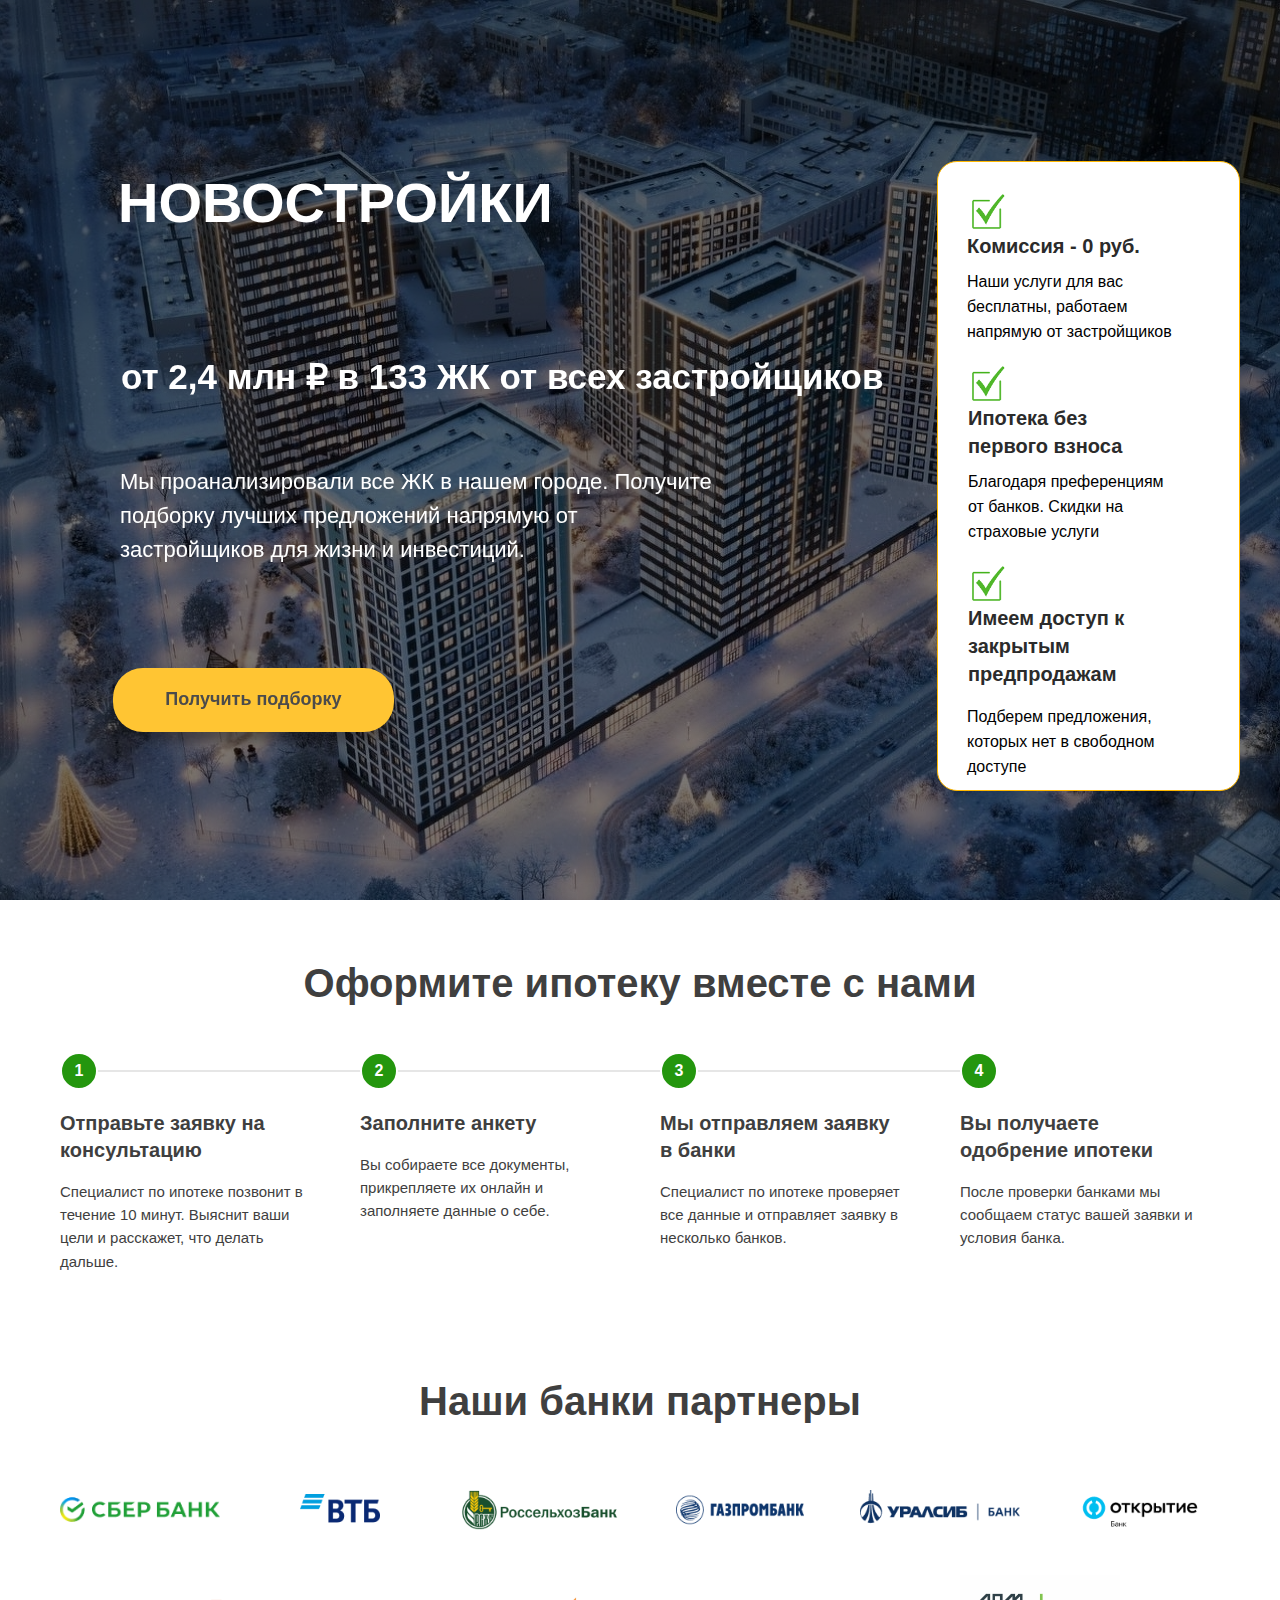
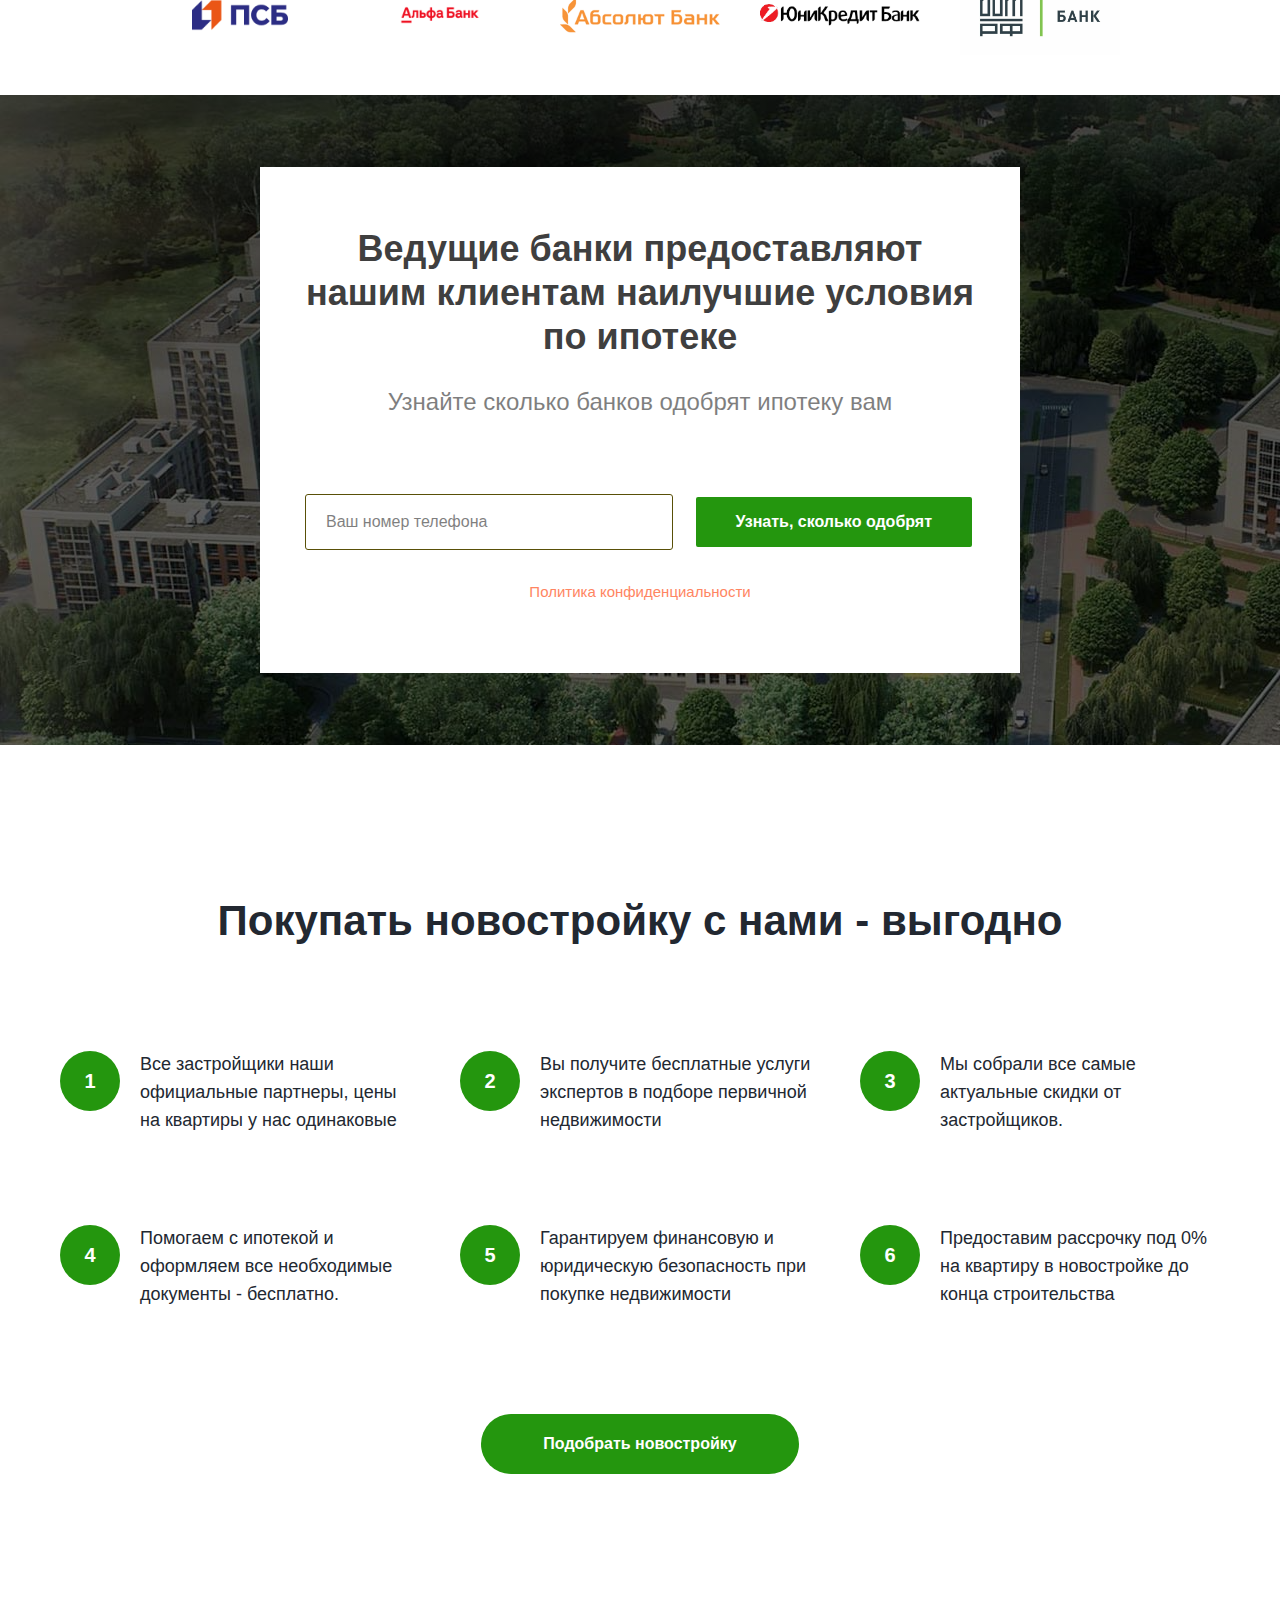
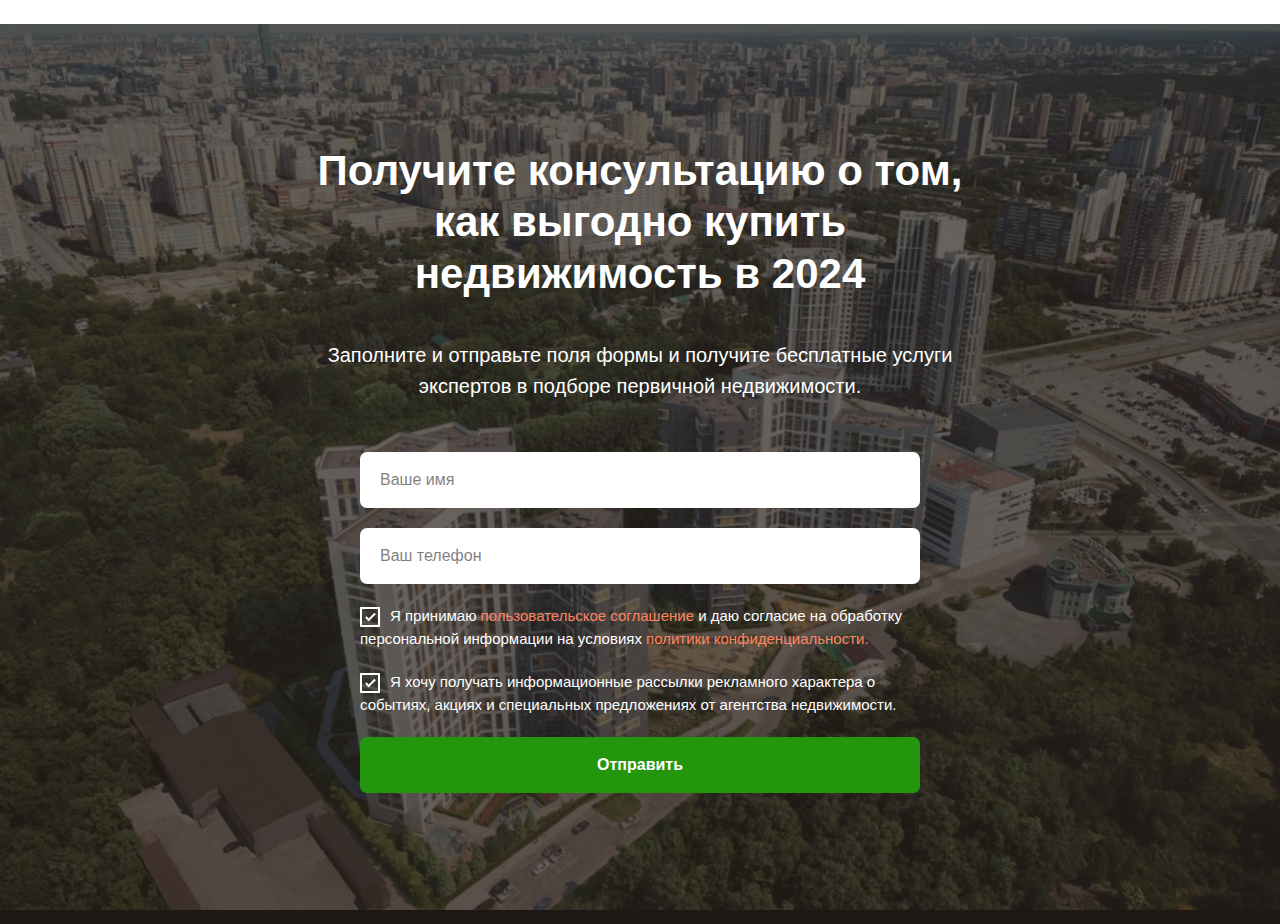
<file: index.html>
<!DOCTYPE html>
<html>

<head>
  <meta charset="utf-8" />
  <meta http-equiv="Content-Type" content="text/html; charset=utf-8" />
  <meta name="viewport" content="width=device-width, initial-scale=1.0" />
  <title>Подбор новостроек</title>
  <meta name="description" content="Подберите новостройку" />
  <link rel="shortcut icon" href="./images/favicon.ico" type="image/x-icon" />
  <link rel="stylesheet" href="css/tilda-grid-3.0.min.css" type="text/css" media="all" onerror="this.loaderr='y';" />
  <link rel="stylesheet" href="css/tilda-blocks-page42249182.min.css?t=1707727682" type="text/css" media="all"
    onerror="this.loaderr='y';" />
  <link rel="stylesheet" href="css/tilda-animation-2.0.min.css" type="text/css" media="all"
    onerror="this.loaderr='y';" />
  <link rel="stylesheet" href="css/tilda-cards-1.0.min.css" type="text/css" media="all" onerror="this.loaderr='y';" />
  <link rel="stylesheet" href="css/tilda-forms-1.0.min.css" type="text/css" media="all" onerror="this.loaderr='y';" />
  <link rel="stylesheet" href="css/tilda-cover-1.0.min.css" type="text/css" media="all" onerror="this.loaderr='y';" />
  <link rel="stylesheet" href="css/tilda-popup-1.1.min.css" type="text/css" media="print" onload="this.media='all';"
    onerror="this.loaderr='y';" /><noscript>
    <link rel="stylesheet" href="css/tilda-popup-1.1.min.css" type="text/css" media="all" />
  </noscript>
  <link rel="stylesheet" href="css/highlight.min.css" type="text/css" media="all" onerror="this.loaderr='y';" />

  <script
    type="text/javascript">function t_onReady(func) {
        if (document.readyState != 'loading') {
          func();
        } else {
          document.addEventListener('DOMContentLoaded', func);
        }
      }
      function t_onFuncLoad(funcName, okFunc, time) {
        if (typeof window[funcName] === 'function') {
          okFunc();
        } else {
          setTimeout(function () {
            t_onFuncLoad(funcName, okFunc, time);
          }, (time || 100));
        }
      } function t396_initialScale(t) { t = document.getElementById("rec" + t); if (t) { t = t.querySelector(".t396__artboard"); if (t) { var e, r = document.documentElement.clientWidth, a = []; if (l = t.getAttribute("data-artboard-screens")) for (var l = l.split(","), i = 0; i < l.length; i++)a[i] = parseInt(l[i], 10); else a = [320, 480, 640, 960, 1200]; for (i = 0; i < a.length; i++) { var o = a[i]; o <= r && (e = o) } var n = "edit" === window.allrecords.getAttribute("data-tilda-mode"), d = "center" === t396_getFieldValue(t, "valign", e, a), u = "grid" === t396_getFieldValue(t, "upscale", e, a), c = t396_getFieldValue(t, "height_vh", e, a), g = t396_getFieldValue(t, "height", e, a), s = !!window.opr && !!window.opr.addons || !!window.opera || -1 !== navigator.userAgent.indexOf(" OPR/"); if (!n && d && !u && !c && g && !s) { for (var _ = parseFloat((r / e).toFixed(3)), f = [t, t.querySelector(".t396__carrier"), t.querySelector(".t396__filter")], i = 0; i < f.length; i++)f[i].style.height = Math.floor(parseInt(g, 10) * _) + "px"; t396_scaleInitial__getElementsToScale(t).forEach(function (t) { t.style.zoom = _ }) } } } } function t396_scaleInitial__getElementsToScale(t) { t = Array.prototype.slice.call(t.querySelectorAll(".t396__elem")); if (!t.length) return []; var e = []; return (t = t.filter(function (t) { t = t.closest('.t396__group[data-group-type-value="physical"]'); return !t || (-1 === e.indexOf(t) && e.push(t), !1) })).concat(e) } function t396_getFieldValue(t, e, r, a) { var l = a[a.length - 1], i = r === l ? t.getAttribute("data-artboard-" + e) : t.getAttribute("data-artboard-" + e + "-res-" + r); if (!i) for (var o = 0; o < a.length; o++) { var n = a[o]; if (!(n <= r) && (i = n === l ? t.getAttribute("data-artboard-" + e) : t.getAttribute("data-artboard-" + e + "-res-" + n))) break } return i }</script>

  <script src="js/tilda-t862-popupstepform-1.0.min.js" charset="utf-8" async onerror="this.loaderr='y';"></script>
  <script src="js/tilda-popup-1.0.min.js" charset="utf-8" async onerror="this.loaderr='y';"></script>



</head>

<body class="t-body" style="margin:0;">
  <div id="allrecords" data-tilda-export="yes" class="t-records" data-hook="blocks-collection-content-node"
    data-tilda-project-id="836865" data-tilda-page-id="42249182" data-tilda-page-alias="vse_zhk"
    data-tilda-formskey="ae8d572b9107b664f98dcb005394edcb" data-tilda-lazy="yes" data-tilda-project-headcode="yes">
    <div id="rec682956181" class="r t-rec" data-animationappear="off" data-record-type="396"><!-- T396 -->
      <style>
        #rec682956181 .t396__artboard {
          min-height: 740px;
          height: 100vh;
          background-color: #ffffff;
        }

        #rec682956181 .t396__filter {
          min-height: 740px;
          height: 100vh;
          background-image: -webkit-gradient(linear, left top, left bottom, from(rgba(0, 0, 0, 0.6)), to(rgba(0, 0, 0, 0.5)));
          background-image: -webkit-linear-gradient(top, rgba(0, 0, 0, 0.6), rgba(0, 0, 0, 0.5));
          background-image: linear-gradient(to bottom, rgba(0, 0, 0, 0.6), rgba(0, 0, 0, 0.5));
          will-change: transform;
        }

        #rec682956181 .t396__carrier {
          min-height: 740px;
          height: 100vh;
          background-position: center top;
          background-attachment: scroll;
          background-image: url('images/tild6366-3236-4135-a131-323833323530__-__resize__20x__797675fe2946c8048ca3.jpeg');
          background-size: cover;
          background-repeat: no-repeat;
        }

        @media screen and (max-width: 1199px) {

          #rec682956181 .t396__artboard,
          #rec682956181 .t396__filter,
          #rec682956181 .t396__carrier {
            min-height: 700px;
          }

          #rec682956181 .t396__filter {}

          #rec682956181 .t396__carrier {
            background-attachment: scroll;
          }
        }

        @media screen and (max-width: 959px) {

          #rec682956181 .t396__artboard,
          #rec682956181 .t396__filter,
          #rec682956181 .t396__carrier {
            min-height: 1170px;
          }

          #rec682956181 .t396__filter {}

          #rec682956181 .t396__carrier {
            background-attachment: scroll;
          }
        }

        @media screen and (max-width: 639px) {

          #rec682956181 .t396__artboard,
          #rec682956181 .t396__filter,
          #rec682956181 .t396__carrier {
            min-height: 1160px;
          }

          #rec682956181 .t396__filter {}

          #rec682956181 .t396__carrier {
            background-attachment: scroll;
          }
        }

        @media screen and (max-width: 479px) {

          #rec682956181 .t396__artboard,
          #rec682956181 .t396__filter,
          #rec682956181 .t396__carrier {
            min-height: 1390px;
          }

          #rec682956181 .t396__filter {}

          #rec682956181 .t396__carrier {
            background-attachment: scroll;
          }
        }

        #rec682956181 .tn-elem[data-elem-id="1661324656789"] {
          z-index: 2;
          top: calc(50vh - 370px + 81px);
          left: calc(50% - 600px + 897px);
          width: 303px;
          height: 630px;
        }

        #rec682956181 .tn-elem[data-elem-id="1661324656789"] .tn-atom {
          border-width: 1px;
          border-radius: 20px;
          background-color: #ffffff;
          background-position: center center;
          border-color: #ffb800;
          border-style: solid;
        }

        @media screen and (max-width: 1199px) {
          #rec682956181 .tn-elem[data-elem-id="1661324656789"] {
            top: 60px;
            left: calc(50% - 480px + 635px);
          }
        }

        @media screen and (max-width: 959px) {
          #rec682956181 .tn-elem[data-elem-id="1661324656789"] {
            top: 500px;
            left: calc(50% - 320px + 147px);
            width: 344px;
            height: 561px;
          }
        }

        @media screen and (max-width: 639px) {
          #rec682956181 .tn-elem[data-elem-id="1661324656789"] {
            top: 512px;
            left: calc(50% - 240px + 67px);
          }
        }

        @media screen and (max-width: 479px) {
          #rec682956181 .tn-elem[data-elem-id="1661324656789"] {
            top: 680px;
            left: calc(50% - 160px + 8px);
            width: 301px;
            height: 622px;
          }
        }

        #rec682956181 .tn-elem[data-elem-id="1629275253576"] {
          color: #ffffff;
          z-index: 3;
          top: calc(50vh - 370px + 270px);
          left: calc(50% - 600px + 81px);
          width: 836px;
        }

        #rec682956181 .tn-elem[data-elem-id="1629275253576"] .tn-atom {
          color: #ffffff;
          font-size: 35px;
          font-family: 'FuturaPT', Arial, sans-serif;
          line-height: 1.55;
          font-weight: 600;
          background-position: center center;
          border-color: transparent;
          border-style: solid;
        }

        @media screen and (max-width: 1199px) {
          #rec682956181 .tn-elem[data-elem-id="1629275253576"] {
            top: 191px;
            left: calc(50% - 480px + 18px);
            width: 610px;
          }

          #rec682956181 .tn-elem[data-elem-id="1629275253576"] .tn-atom {
            font-size: 30px;
          }
        }

        @media screen and (max-width: 959px) {
          #rec682956181 .tn-elem[data-elem-id="1629275253576"] {
            top: 169px;
            left: calc(50% - 320px + 15px);
          }

          #rec682956181 .tn-elem[data-elem-id="1629275253576"] {
            text-align: center;
          }
        }

        @media screen and (max-width: 639px) {
          #rec682956181 .tn-elem[data-elem-id="1629275253576"] {
            top: 146px;
            left: calc(50% - 240px + 16px);
            width: 449px;
          }

          #rec682956181 .tn-elem[data-elem-id="1629275253576"] .tn-atom {
            font-size: 24px;
          }
        }

        @media screen and (max-width: 479px) {
          #rec682956181 .tn-elem[data-elem-id="1629275253576"] {
            top: 202px;
            left: calc(50% - 160px + 10px);
            width: 300px;
          }

          #rec682956181 .tn-elem[data-elem-id="1629275253576"] .tn-atom {
            font-size: 26px;
          }
        }

        #rec682956181 .tn-elem[data-elem-id="1629275149232"] {
          color: #ffffff;
          z-index: 4;
          top: calc(50vh - 370px + 80px);
          left: calc(50% - 600px + 78px);
          width: 743px;
        }

        #rec682956181 .tn-elem[data-elem-id="1629275149232"] .tn-atom {
          color: #ffffff;
          font-size: 56px;
          font-family: 'FuturaPT', Arial, sans-serif;
          line-height: 1.55;
          font-weight: 700;
          background-position: center center;
          border-color: transparent;
          border-style: solid;
        }

        @media screen and (max-width: 1199px) {
          #rec682956181 .tn-elem[data-elem-id="1629275149232"] {
            top: 49px;
            left: calc(50% - 480px + 18px);
            width: 581px;
          }

          #rec682956181 .tn-elem[data-elem-id="1629275149232"] .tn-atom {
            font-size: 46px;
          }
        }

        @media screen and (max-width: 959px) {
          #rec682956181 .tn-elem[data-elem-id="1629275149232"] {
            top: 27px;
            left: calc(50% - 320px + 29px);
          }

          #rec682956181 .tn-elem[data-elem-id="1629275149232"] {
            text-align: center;
          }
        }

        @media screen and (max-width: 639px) {
          #rec682956181 .tn-elem[data-elem-id="1629275149232"] {
            top: 34px;
            left: calc(50% - 240px + 12px);
            width: 456px;
          }

          #rec682956181 .tn-elem[data-elem-id="1629275149232"] .tn-atom {
            font-size: 36px;
          }
        }

        @media screen and (max-width: 479px) {
          #rec682956181 .tn-elem[data-elem-id="1629275149232"] {
            top: 80px;
            left: calc(50% - 160px + 11px);
            width: 299px;
          }

          #rec682956181 .tn-elem[data-elem-id="1629275149232"] .tn-atom {
            font-size: 34px;
          }
        }

        #rec682956181 .tn-elem[data-elem-id="1629276460918"] {
          color: #4b4b4b;
          text-align: center;
          z-index: 5;
          top: calc(50vh - 370px + 588px);
          left: calc(50% - 600px + 73px);
          width: 281px;
          height: 64px;
        }

        @media (min-width: 1200px) {
          #rec682956181 .tn-elem.t396__elem--anim-hidden[data-elem-id="1629276460918"] {
            opacity: 0;
          }
        }

        #rec682956181 .tn-elem[data-elem-id="1629276460918"] .tn-atom {
          color: #4b4b4b;
          font-size: 18px;
          font-family: 'FuturaPT', Arial, sans-serif;
          line-height: 1.55;
          font-weight: 600;
          border-radius: 30px;
          background-color: #ffc533;
          background-position: center center;
          border-color: transparent;
          border-style: solid;
          transition: background-color 0.2s ease-in-out, color 0.2s ease-in-out, border-color 0.2s ease-in-out;
          box-shadow: 0px 10px 10px 0px rgba(0, 0, 0, 0.3);
        }

        @media screen and (max-width: 1199px) {
          #rec682956181 .tn-elem[data-elem-id="1629276460918"] {
            top: 405px;
            left: calc(50% - 480px + 10px);
          }
        }

        @media screen and (max-width: 959px) {
          #rec682956181 .tn-elem[data-elem-id="1629276460918"] {
            top: 365px;
            left: calc(50% - 320px + 179px);
          }
        }

        @media screen and (max-width: 639px) {
          #rec682956181 .tn-elem[data-elem-id="1629276460918"] {
            top: 378px;
            left: calc(50% - 240px + 99px);
          }
        }

        @media screen and (max-width: 479px) {
          #rec682956181 .tn-elem[data-elem-id="1629276460918"] {
            top: 502px;
            left: calc(50% - 160px + 18px);
          }
        }

        #rec682956181 .tn-elem[data-elem-id="1629447249421"] {
          color: #ffffff;
          z-index: 6;
          top: calc(50vh - 370px + 563px);
          left: calc(50% - 600px + 80px);
          width: 369px;
        }

        #rec682956181 .tn-elem[data-elem-id="1629447249421"] .tn-atom {
          color: #ffffff;
          font-size: 18px;
          font-family: 'FuturaPT', Arial, sans-serif;
          line-height: 1.55;
          font-weight: 400;
          background-position: center center;
          border-color: transparent;
          border-style: solid;
        }

        @media screen and (max-width: 1199px) {
          #rec682956181 .tn-elem[data-elem-id="1629447249421"] {
            top: 489px;
            left: calc(50% - 480px + 11px);
            width: 359px;
          }
        }

        @media screen and (max-width: 959px) {
          #rec682956181 .tn-elem[data-elem-id="1629447249421"] {
            top: 436px;
            left: calc(50% - 320px + 60px);
            width: 520px;
          }

          #rec682956181 .tn-elem[data-elem-id="1629447249421"] {
            color: #ffffff;
            text-align: center;
          }

          #rec682956181 .tn-elem[data-elem-id="1629447249421"] .tn-atom {
            color: #ffffff;
            font-size: 12px;
          }
        }

        @media screen and (max-width: 639px) {
          #rec682956181 .tn-elem[data-elem-id="1629447249421"] {
            top: 450px;
            left: calc(50% - 240px + 9px);
            width: 460px;
          }

          #rec682956181 .tn-elem[data-elem-id="1629447249421"] .tn-atom {
            font-size: 12px;
          }
        }

        @media screen and (max-width: 479px) {
          #rec682956181 .tn-elem[data-elem-id="1629447249421"] {
            top: 574px;
            left: calc(50% - 160px + 52px);
            width: 220px;
          }

          #rec682956181 .tn-elem[data-elem-id="1629447249421"] .tn-atom {
            font-size: 12px;
          }
        }

        #rec682956181 .tn-elem[data-elem-id="1661325020889"] {
          color: #ffffff;
          z-index: 7;
          top: calc(50vh - 370px + 385px);
          left: calc(50% - 600px + 80px);
          width: 604px;
        }

        #rec682956181 .tn-elem[data-elem-id="1661325020889"] .tn-atom {
          color: #ffffff;
          font-size: 22px;
          font-family: 'FuturaPT', Arial, sans-serif;
          line-height: 1.55;
          font-weight: 400;
          background-position: center center;
          border-color: transparent;
          border-style: solid;
        }

        @media screen and (max-width: 1199px) {
          #rec682956181 .tn-elem[data-elem-id="1661325020889"] {
            top: 287px;
            left: calc(50% - 480px + 10px);
            width: 545px;
          }

          #rec682956181 .tn-elem[data-elem-id="1661325020889"] .tn-atom {
            font-size: 20px;
          }
        }

        @media screen and (max-width: 959px) {
          #rec682956181 .tn-elem[data-elem-id="1661325020889"] {
            top: 241px;
            left: calc(50% - 320px + 47px);
          }

          #rec682956181 .tn-elem[data-elem-id="1661325020889"] {
            text-align: center;
          }
        }

        @media screen and (max-width: 639px) {
          #rec682956181 .tn-elem[data-elem-id="1661325020889"] {
            top: 261px;
            left: calc(50% - 240px + 9px);
            width: 462px;
          }

          #rec682956181 .tn-elem[data-elem-id="1661325020889"] {
            color: #ffffff;
          }

          #rec682956181 .tn-elem[data-elem-id="1661325020889"] .tn-atom {
            color: #ffffff;
          }
        }

        @media screen and (max-width: 479px) {
          #rec682956181 .tn-elem[data-elem-id="1661325020889"] {
            top: 327px;
            left: calc(50% - 160px + 10px);
            width: 301px;
          }

          #rec682956181 .tn-elem[data-elem-id="1661325020889"] .tn-atom {
            font-size: 20px;
          }
        }

        #rec682956181 .tn-elem[data-elem-id="1661325418231"] {
          color: #2b2b2b;
          z-index: 8;
          top: calc(50vh - 370px + 152px);
          left: calc(50% - 600px + 927px);
          width: 220px;
        }

        #rec682956181 .tn-elem[data-elem-id="1661325418231"] .tn-atom {
          color: #2b2b2b;
          font-size: 20px;
          font-family: 'FuturaPT', Arial, sans-serif;
          line-height: 1.4;
          font-weight: 600;
          background-position: center center;
          border-color: transparent;
          border-style: solid;
        }

        @media screen and (max-width: 1199px) {
          #rec682956181 .tn-elem[data-elem-id="1661325418231"] {
            top: 132px;
            left: calc(50% - 480px + 680px);
          }
        }

        @media screen and (max-width: 959px) {
          #rec682956181 .tn-elem[data-elem-id="1661325418231"] {
            top: 572px;
            left: calc(50% - 320px + 192px);
          }
        }

        @media screen and (max-width: 639px) {
          #rec682956181 .tn-elem[data-elem-id="1661325418231"] {
            top: 585px;
            left: calc(50% - 240px + 112px);
          }
        }

        @media screen and (max-width: 479px) {
          #rec682956181 .tn-elem[data-elem-id="1661325418231"] {
            top: 752px;
            left: calc(50% - 160px + 53px);
          }
        }

        #rec682956181 .tn-elem[data-elem-id="1661330114778"] {
          color: #000000;
          z-index: 9;
          top: calc(50vh - 370px + 190px);
          left: calc(50% - 600px + 927px);
          width: 210px;
        }

        #rec682956181 .tn-elem[data-elem-id="1661330114778"] .tn-atom {
          color: #000000;
          font-size: 16px;
          font-family: 'FuturaPT', Arial, sans-serif;
          line-height: 1.55;
          font-weight: 400;
          background-position: center center;
          border-color: transparent;
          border-style: solid;
        }

        @media screen and (max-width: 1199px) {
          #rec682956181 .tn-elem[data-elem-id="1661330114778"] {
            top: 170px;
            left: calc(50% - 480px + 680px);
          }
        }

        @media screen and (max-width: 959px) {
          #rec682956181 .tn-elem[data-elem-id="1661330114778"] {
            top: 610px;
            left: calc(50% - 320px + 192px);
            width: 278px;
          }
        }

        @media screen and (max-width: 639px) {
          #rec682956181 .tn-elem[data-elem-id="1661330114778"] {
            top: 622px;
            left: calc(50% - 240px + 112px);
          }
        }

        @media screen and (max-width: 479px) {
          #rec682956181 .tn-elem[data-elem-id="1661330114778"] {
            top: 790px;
            left: calc(50% - 160px + 53px);
            width: 236px;
          }
        }

        #rec682956181 .tn-elem[data-elem-id="1661330287475"] {
          color: #2b2b2b;
          z-index: 10;
          top: calc(50vh - 370px + 324px);
          left: calc(50% - 600px + 928px);
          width: 180px;
        }

        #rec682956181 .tn-elem[data-elem-id="1661330287475"] .tn-atom {
          color: #2b2b2b;
          font-size: 20px;
          font-family: 'FuturaPT', Arial, sans-serif;
          line-height: 1.4;
          font-weight: 600;
          background-position: center center;
          border-color: transparent;
          border-style: solid;
        }

        @media screen and (max-width: 1199px) {
          #rec682956181 .tn-elem[data-elem-id="1661330287475"] {
            top: 304px;
            left: calc(50% - 480px + 681px);
          }
        }

        @media screen and (max-width: 959px) {
          #rec682956181 .tn-elem[data-elem-id="1661330287475"] {
            top: 720px;
            left: calc(50% - 320px + 193px);
          }
        }

        @media screen and (max-width: 639px) {
          #rec682956181 .tn-elem[data-elem-id="1661330287475"] {
            top: 732px;
            left: calc(50% - 240px + 113px);
          }
        }

        @media screen and (max-width: 479px) {
          #rec682956181 .tn-elem[data-elem-id="1661330287475"] {
            top: 925px;
            left: calc(50% - 160px + 55px);
          }
        }

        #rec682956181 .tn-elem[data-elem-id="1661330287480"] {
          color: #000000;
          z-index: 11;
          top: calc(50vh - 370px + 390px);
          left: calc(50% - 600px + 928px);
          width: 209px;
        }

        #rec682956181 .tn-elem[data-elem-id="1661330287480"] .tn-atom {
          color: #000000;
          font-size: 16px;
          font-family: 'FuturaPT', Arial, sans-serif;
          line-height: 1.55;
          font-weight: 400;
          background-position: center center;
          border-color: transparent;
          border-style: solid;
        }

        @media screen and (max-width: 1199px) {
          #rec682956181 .tn-elem[data-elem-id="1661330287480"] {
            top: 370px;
            left: calc(50% - 480px + 681px);
          }
        }

        @media screen and (max-width: 959px) {
          #rec682956181 .tn-elem[data-elem-id="1661330287480"] {
            top: 785px;
            left: calc(50% - 320px + 193px);
            width: 280px;
          }
        }

        @media screen and (max-width: 639px) {
          #rec682956181 .tn-elem[data-elem-id="1661330287480"] {
            top: 798px;
            left: calc(50% - 240px + 113px);
          }
        }

        @media screen and (max-width: 479px) {
          #rec682956181 .tn-elem[data-elem-id="1661330287480"] {
            top: 990px;
            left: calc(50% - 160px + 55px);
            width: 223px;
          }
        }

        #rec682956181 .tn-elem[data-elem-id="1661330714283"] {
          color: #2b2b2b;
          z-index: 12;
          top: calc(50vh - 370px + 524px);
          left: calc(50% - 600px + 928px);
          width: 234px;
        }

        #rec682956181 .tn-elem[data-elem-id="1661330714283"] .tn-atom {
          color: #2b2b2b;
          font-size: 20px;
          font-family: 'FuturaPT', Arial, sans-serif;
          line-height: 1.4;
          font-weight: 600;
          background-position: center center;
          border-color: transparent;
          border-style: solid;
        }

        @media screen and (max-width: 1199px) {
          #rec682956181 .tn-elem[data-elem-id="1661330714283"] {
            top: 504px;
            left: calc(50% - 480px + 681px);
          }
        }

        @media screen and (max-width: 959px) {
          #rec682956181 .tn-elem[data-elem-id="1661330714283"] {
            top: 903px;
            left: calc(50% - 320px + 193px);
          }
        }

        @media screen and (max-width: 639px) {
          #rec682956181 .tn-elem[data-elem-id="1661330714283"] {
            top: 908px;
            left: calc(50% - 240px + 113px);
          }
        }

        @media screen and (max-width: 479px) {
          #rec682956181 .tn-elem[data-elem-id="1661330714283"] {
            top: 1125px;
            left: calc(50% - 160px + 55px);
          }
        }

        #rec682956181 .tn-elem[data-elem-id="1661330714287"] {
          color: #000000;
          z-index: 13;
          top: calc(50vh - 370px + 625px);
          left: calc(50% - 600px + 927px);
          width: 212px;
        }

        #rec682956181 .tn-elem[data-elem-id="1661330714287"] .tn-atom {
          color: #000000;
          font-size: 16px;
          font-family: 'FuturaPT', Arial, sans-serif;
          line-height: 1.55;
          font-weight: 400;
          background-position: center center;
          border-color: transparent;
          border-style: solid;
        }

        @media screen and (max-width: 1199px) {
          #rec682956181 .tn-elem[data-elem-id="1661330714287"] {
            top: 570px;
            left: calc(50% - 480px + 681px);
          }
        }

        @media screen and (max-width: 959px) {
          #rec682956181 .tn-elem[data-elem-id="1661330714287"] {
            top: 970px;
            left: calc(50% - 320px + 193px);
            width: 247px;
          }
        }

        @media screen and (max-width: 639px) {
          #rec682956181 .tn-elem[data-elem-id="1661330714287"] {
            top: 975px;
            left: calc(50% - 240px + 113px);
          }
        }

        @media screen and (max-width: 479px) {
          #rec682956181 .tn-elem[data-elem-id="1661330714287"] {
            top: 1190px;
            left: calc(50% - 160px + 55px);
            width: 192px;
          }
        }

        #rec682956181 .tn-elem[data-elem-id="1661331555825"] {
          z-index: 14;
          top: calc(50vh - 370px + 112px);
          left: calc(50% - 600px + 927px);
          width: 40px;
          height: 40px;
        }

        #rec682956181 .tn-elem[data-elem-id="1661331555825"] .tn-atom {
          background-position: center center;
          background-size: cover;
          background-repeat: no-repeat;
          border-color: transparent;
          border-style: solid;
        }

        @media screen and (max-width: 1199px) {
          #rec682956181 .tn-elem[data-elem-id="1661331555825"] {
            top: 92px;
            left: calc(50% - 480px + 680px);
          }
        }

        @media screen and (max-width: 959px) {
          #rec682956181 .tn-elem[data-elem-id="1661331555825"] {
            top: 532px;
            left: calc(50% - 320px + 192px);
          }
        }

        @media screen and (max-width: 639px) {
          #rec682956181 .tn-elem[data-elem-id="1661331555825"] {
            top: 545px;
            left: calc(50% - 240px + 112px);
          }
        }

        @media screen and (max-width: 479px) {
          #rec682956181 .tn-elem[data-elem-id="1661331555825"] {
            top: 712px;
            left: calc(50% - 160px + 53px);
          }
        }

        #rec682956181 .tn-elem[data-elem-id="1661331566266"] {
          z-index: 15;
          top: calc(50vh - 370px + 284px);
          left: calc(50% - 600px + 927px);
          width: 40px;
          height: 40px;
        }

        #rec682956181 .tn-elem[data-elem-id="1661331566266"] .tn-atom {
          background-position: center center;
          background-size: cover;
          background-repeat: no-repeat;
          border-color: transparent;
          border-style: solid;
        }

        @media screen and (max-width: 1199px) {
          #rec682956181 .tn-elem[data-elem-id="1661331566266"] {
            top: 264px;
            left: calc(50% - 480px + 681px);
          }
        }

        @media screen and (max-width: 959px) {
          #rec682956181 .tn-elem[data-elem-id="1661331566266"] {
            top: 680px;
            left: calc(50% - 320px + 193px);
          }
        }

        @media screen and (max-width: 639px) {
          #rec682956181 .tn-elem[data-elem-id="1661331566266"] {
            top: 692px;
            left: calc(50% - 240px + 113px);
          }
        }

        @media screen and (max-width: 479px) {
          #rec682956181 .tn-elem[data-elem-id="1661331566266"] {
            top: 885px;
            left: calc(50% - 160px + 55px);
          }
        }

        #rec682956181 .tn-elem[data-elem-id="1661331579465"] {
          z-index: 16;
          top: calc(50vh - 370px + 484px);
          left: calc(50% - 600px + 927px);
          width: 40px;
          height: 40px;
        }

        #rec682956181 .tn-elem[data-elem-id="1661331579465"] .tn-atom {
          background-position: center center;
          background-size: cover;
          background-repeat: no-repeat;
          border-color: transparent;
          border-style: solid;
        }

        @media screen and (max-width: 1199px) {
          #rec682956181 .tn-elem[data-elem-id="1661331579465"] {
            top: 464px;
            left: calc(50% - 480px + 681px);
          }
        }

        @media screen and (max-width: 959px) {
          #rec682956181 .tn-elem[data-elem-id="1661331579465"] {
            top: 857px;
            left: calc(50% - 320px + 192px);
          }
        }

        @media screen and (max-width: 639px) {
          #rec682956181 .tn-elem[data-elem-id="1661331579465"] {
            top: 868px;
            left: calc(50% - 240px + 113px);
          }
        }

        @media screen and (max-width: 479px) {
          #rec682956181 .tn-elem[data-elem-id="1661331579465"] {
            top: 1085px;
            left: calc(50% - 160px + 55px);
          }
        }
      </style>
      <div class='t396'>
        <div class="t396__artboard" data-artboard-recid="682956181" data-artboard-screens="320,480,640,960,1200"
          data-artboard-height="740" data-artboard-valign="center" data-artboard-height_vh="100"
          data-artboard-upscale="grid" data-artboard-height-res-320="1390" data-artboard-height-res-480="1160"
          data-artboard-height-res-640="1170" data-artboard-height-res-960="700">
          <div class="t396__carrier t-bgimg" data-artboard-recid="682956181"
            data-original="images/tild6366-3236-4135-a131-323833323530__797675fe2946c8048ca3.jpeg"><img width="100%"
              src="./images/tild6366-3236-4135-a131-323833323530__797675fe2946c8048ca3.jpeg"></div>
          <div class="t396__filter" data-artboard-recid="682956181"></div>
          <div class='t396__elem tn-elem tn-elem__6829561811661324656789' data-elem-id='1661324656789'
            data-elem-type='shape' data-field-top-value="81" data-field-left-value="897" data-field-height-value="630"
            data-field-width-value="303" data-field-axisy-value="top" data-field-axisx-value="left"
            data-field-container-value="grid" data-field-topunits-value="px" data-field-leftunits-value="px"
            data-field-heightunits-value="px" data-field-widthunits-value="px" data-field-top-res-320-value="680"
            data-field-left-res-320-value="8" data-field-height-res-320-value="622" data-field-width-res-320-value="301"
            data-field-top-res-480-value="512" data-field-left-res-480-value="67" data-field-top-res-640-value="500"
            data-field-left-res-640-value="147" data-field-height-res-640-value="561"
            data-field-width-res-640-value="344" data-field-top-res-960-value="60" data-field-left-res-960-value="635">
            <div class='tn-atom'></div>
          </div>
          <div class='t396__elem tn-elem tn-elem__6829561811629275253576' data-elem-id='1629275253576'
            data-elem-type='text' data-field-top-value="270" data-field-left-value="81" data-field-width-value="836"
            data-field-axisy-value="top" data-field-axisx-value="left" data-field-container-value="grid"
            data-field-topunits-value="px" data-field-leftunits-value="px" data-field-heightunits-value=""
            data-field-widthunits-value="px" data-field-top-res-320-value="202" data-field-left-res-320-value="10"
            data-field-width-res-320-value="300" data-field-top-res-480-value="146" data-field-left-res-480-value="16"
            data-field-width-res-480-value="449" data-field-top-res-640-value="169" data-field-left-res-640-value="15"
            data-field-top-res-960-value="191" data-field-left-res-960-value="18" data-field-width-res-960-value="610">
            <div class='tn-atom' field='tn_text_1629275253576'>от 2,4 млн ₽ в 133 ЖК от всех застройщиков</div>
          </div>
          <div class='t396__elem tn-elem tn-elem__6829561811629275149232' data-elem-id='1629275149232'
            data-elem-type='text' data-field-top-value="80" data-field-left-value="78" data-field-width-value="743"
            data-field-axisy-value="top" data-field-axisx-value="left" data-field-container-value="grid"
            data-field-topunits-value="px" data-field-leftunits-value="px" data-field-heightunits-value=""
            data-field-widthunits-value="px" data-field-top-res-320-value="80" data-field-left-res-320-value="11"
            data-field-width-res-320-value="299" data-field-top-res-480-value="34" data-field-left-res-480-value="12"
            data-field-width-res-480-value="456" data-field-top-res-640-value="27" data-field-left-res-640-value="29"
            data-field-top-res-960-value="49" data-field-left-res-960-value="18" data-field-width-res-960-value="581">
            <div class='tn-atom' field='tn_text_1629275149232'>НОВОСТРОЙКИ</div>
          </div>
          <div class='t396__elem tn-elem tn-elem__6829561811629276460918 ' data-elem-id='1629276460918'
            data-elem-type='button' data-field-top-value="588" data-field-left-value="73" data-field-height-value="64"
            data-field-width-value="281" data-field-axisy-value="top" data-field-axisx-value="left"
            data-field-container-value="grid" data-field-topunits-value="px" data-field-leftunits-value="px"
            data-field-heightunits-value="px" data-field-widthunits-value="px" data-animate-sbs-event="blockintoview"
            data-animate-sbs-trg="1" data-animate-sbs-trgofst="0" data-animate-sbs-loop="loop"
            data-animate-sbs-opts="[{'ti':'0','mx':'0','my':'0','sx':'1','sy':'1','op':'1','ro':'0','bl':'0','ea':'','dt':'0'},{'ti':'1000','mx':'0','my':'0','sx':1.05,'sy':1.05,'op':'1','ro':'0','bl':'0','ea':'','dt':'0'},{'ti':'1000','mx':'0','my':'0','sx':1,'sy':1,'op':'1','ro':'0','bl':'0','ea':'','dt':'0'}]"
            data-field-top-res-320-value="502" data-field-left-res-320-value="18" data-field-top-res-480-value="378"
            data-field-left-res-480-value="99" data-field-top-res-640-value="365" data-field-left-res-640-value="179"
            data-field-top-res-960-value="405" data-field-left-res-960-value="10"><a class='tn-atom'
              href="#popup:qvizopros">Получить подборку</a></div>
          <div class='t396__elem tn-elem tn-elem__6829561811629447249421' data-elem-id='1629447249421'
            data-elem-type='text' data-field-top-value="563" data-field-left-value="80" data-field-width-value="369"
            data-field-axisy-value="top" data-field-axisx-value="left" data-field-container-value="grid"
            data-field-topunits-value="px" data-field-leftunits-value="px" data-field-heightunits-value=""
            data-field-widthunits-value="px" data-field-top-res-320-value="574" data-field-left-res-320-value="52"
            data-field-width-res-320-value="220" data-field-top-res-480-value="450" data-field-left-res-480-value="9"
            data-field-width-res-480-value="460" data-field-top-res-640-value="436" data-field-left-res-640-value="60"
            data-field-width-res-640-value="520" data-field-top-res-960-value="489" data-field-left-res-960-value="11"
            data-field-width-res-960-value="359">
            <div class='tn-atom' field='tn_text_1629447249421'></div>
          </div>
          <div class='t396__elem tn-elem tn-elem__6829561811661325020889' data-elem-id='1661325020889'
            data-elem-type='text' data-field-top-value="385" data-field-left-value="80" data-field-width-value="604"
            data-field-axisy-value="top" data-field-axisx-value="left" data-field-container-value="grid"
            data-field-topunits-value="px" data-field-leftunits-value="px" data-field-heightunits-value=""
            data-field-widthunits-value="px" data-field-top-res-320-value="327" data-field-left-res-320-value="10"
            data-field-width-res-320-value="301" data-field-top-res-480-value="261" data-field-left-res-480-value="9"
            data-field-width-res-480-value="462" data-field-top-res-640-value="241" data-field-left-res-640-value="47"
            data-field-top-res-960-value="287" data-field-left-res-960-value="10" data-field-width-res-960-value="545">
            <div class='tn-atom' field='tn_text_1661325020889'>Мы проанализировали все ЖК в нашем городе. Получите
              подборку лучших предложений напрямую от застройщиков для жизни и инвестиций.</div>
          </div>
          <div class='t396__elem tn-elem tn-elem__6829561811661325418231' data-elem-id='1661325418231'
            data-elem-type='text' data-field-top-value="152" data-field-left-value="927" data-field-width-value="220"
            data-field-axisy-value="top" data-field-axisx-value="left" data-field-container-value="grid"
            data-field-topunits-value="px" data-field-leftunits-value="px" data-field-heightunits-value=""
            data-field-widthunits-value="px" data-field-top-res-320-value="752" data-field-left-res-320-value="53"
            data-field-top-res-480-value="585" data-field-left-res-480-value="112" data-field-top-res-640-value="572"
            data-field-left-res-640-value="192" data-field-top-res-960-value="132" data-field-left-res-960-value="680">
            <div class='tn-atom' field='tn_text_1661325418231'>Комиссия - 0 руб.</div>
          </div>
          <div class='t396__elem tn-elem tn-elem__6829561811661330114778' data-elem-id='1661330114778'
            data-elem-type='text' data-field-top-value="190" data-field-left-value="927" data-field-width-value="210"
            data-field-axisy-value="top" data-field-axisx-value="left" data-field-container-value="grid"
            data-field-topunits-value="px" data-field-leftunits-value="px" data-field-heightunits-value=""
            data-field-widthunits-value="px" data-field-top-res-320-value="790" data-field-left-res-320-value="53"
            data-field-width-res-320-value="236" data-field-top-res-480-value="622" data-field-left-res-480-value="112"
            data-field-top-res-640-value="610" data-field-left-res-640-value="192" data-field-width-res-640-value="278"
            data-field-top-res-960-value="170" data-field-left-res-960-value="680">
            <div class='tn-atom' field='tn_text_1661330114778'>Наши услуги для вас бесплатны, работаем напрямую от
              застройщиков</div>
          </div>
          <div class='t396__elem tn-elem tn-elem__6829561811661330287475' data-elem-id='1661330287475'
            data-elem-type='text' data-field-top-value="324" data-field-left-value="928" data-field-width-value="180"
            data-field-axisy-value="top" data-field-axisx-value="left" data-field-container-value="grid"
            data-field-topunits-value="px" data-field-leftunits-value="px" data-field-heightunits-value=""
            data-field-widthunits-value="px" data-field-top-res-320-value="925" data-field-left-res-320-value="55"
            data-field-top-res-480-value="732" data-field-left-res-480-value="113" data-field-top-res-640-value="720"
            data-field-left-res-640-value="193" data-field-top-res-960-value="304" data-field-left-res-960-value="681">
            <div class='tn-atom' field='tn_text_1661330287475'>Ипотека без первого взноса</div>
          </div>
          <div class='t396__elem tn-elem tn-elem__6829561811661330287480' data-elem-id='1661330287480'
            data-elem-type='text' data-field-top-value="390" data-field-left-value="928" data-field-width-value="209"
            data-field-axisy-value="top" data-field-axisx-value="left" data-field-container-value="grid"
            data-field-topunits-value="px" data-field-leftunits-value="px" data-field-heightunits-value=""
            data-field-widthunits-value="px" data-field-top-res-320-value="990" data-field-left-res-320-value="55"
            data-field-width-res-320-value="223" data-field-top-res-480-value="798" data-field-left-res-480-value="113"
            data-field-top-res-640-value="785" data-field-left-res-640-value="193" data-field-width-res-640-value="280"
            data-field-top-res-960-value="370" data-field-left-res-960-value="681">
            <div class='tn-atom' field='tn_text_1661330287480'>Благодаря преференциям от банков. Скидки на страховые
              услуги</div>
          </div>
          <div class='t396__elem tn-elem tn-elem__6829561811661330714283' data-elem-id='1661330714283'
            data-elem-type='text' data-field-top-value="524" data-field-left-value="928" data-field-width-value="234"
            data-field-axisy-value="top" data-field-axisx-value="left" data-field-container-value="grid"
            data-field-topunits-value="px" data-field-leftunits-value="px" data-field-heightunits-value=""
            data-field-widthunits-value="px" data-field-top-res-320-value="1125" data-field-left-res-320-value="55"
            data-field-top-res-480-value="908" data-field-left-res-480-value="113" data-field-top-res-640-value="903"
            data-field-left-res-640-value="193" data-field-top-res-960-value="504" data-field-left-res-960-value="681">
            <div class='tn-atom' field='tn_text_1661330714283'>Имеем доступ к закрытым предпродажам</div>
          </div>
          <div class='t396__elem tn-elem tn-elem__6829561811661330714287' data-elem-id='1661330714287'
            data-elem-type='text' data-field-top-value="625" data-field-left-value="927" data-field-width-value="212"
            data-field-axisy-value="top" data-field-axisx-value="left" data-field-container-value="grid"
            data-field-topunits-value="px" data-field-leftunits-value="px" data-field-heightunits-value=""
            data-field-widthunits-value="px" data-field-top-res-320-value="1190" data-field-left-res-320-value="55"
            data-field-width-res-320-value="192" data-field-top-res-480-value="975" data-field-left-res-480-value="113"
            data-field-top-res-640-value="970" data-field-left-res-640-value="193" data-field-width-res-640-value="247"
            data-field-top-res-960-value="570" data-field-left-res-960-value="681">
            <div class='tn-atom' field='tn_text_1661330714287'>Подберем предложения, которых нет в свободном доступе
            </div>
          </div>
          <div class='t396__elem tn-elem tn-elem__6829561811661331555825' data-elem-id='1661331555825'
            data-elem-type='shape' data-field-top-value="112" data-field-left-value="927" data-field-height-value="40"
            data-field-width-value="40" data-field-axisy-value="top" data-field-axisx-value="left"
            data-field-container-value="grid" data-field-topunits-value="px" data-field-leftunits-value="px"
            data-field-heightunits-value="px" data-field-widthunits-value="px" data-field-top-res-320-value="712"
            data-field-left-res-320-value="53" data-field-top-res-480-value="545" data-field-left-res-480-value="112"
            data-field-top-res-640-value="532" data-field-left-res-640-value="192" data-field-top-res-960-value="92"
            data-field-left-res-960-value="680">
            <div class='tn-atom t-bgimg' data-original="images/check.png"><img width="40" src="./images/check.png">
            </div>
          </div>
          <div class='t396__elem tn-elem tn-elem__6829561811661331566266' data-elem-id='1661331566266'
            data-elem-type='shape' data-field-top-value="284" data-field-left-value="927" data-field-height-value="40"
            data-field-width-value="40" data-field-axisy-value="top" data-field-axisx-value="left"
            data-field-container-value="grid" data-field-topunits-value="px" data-field-leftunits-value="px"
            data-field-heightunits-value="px" data-field-widthunits-value="px" data-field-top-res-320-value="885"
            data-field-left-res-320-value="55" data-field-top-res-480-value="692" data-field-left-res-480-value="113"
            data-field-top-res-640-value="680" data-field-left-res-640-value="193" data-field-top-res-960-value="264"
            data-field-left-res-960-value="681">
            <div class='tn-atom t-bgimg' data-original="images/check.png"><img width="40" src="./images/check.png">
            </div>
          </div>
          <div class='t396__elem tn-elem tn-elem__6829561811661331579465' data-elem-id='1661331579465'
            data-elem-type='shape' data-field-top-value="484" data-field-left-value="927" data-field-height-value="40"
            data-field-width-value="40" data-field-axisy-value="top" data-field-axisx-value="left"
            data-field-container-value="grid" data-field-topunits-value="px" data-field-leftunits-value="px"
            data-field-heightunits-value="px" data-field-widthunits-value="px" data-field-top-res-320-value="1085"
            data-field-left-res-320-value="55" data-field-top-res-480-value="868" data-field-left-res-480-value="113"
            data-field-top-res-640-value="857" data-field-left-res-640-value="192" data-field-top-res-960-value="464"
            data-field-left-res-960-value="681">
            <div class='tn-atom t-bgimg' data-original="images/check.png"><img width="40" src="./images/check.png">
            </div>
          </div>
        </div>
      </div>

    </div>
    <div id="rec682956183" class="r t-rec t-rec_pt_60 t-rec_pb_15" style="padding-top:60px;padding-bottom:15px; "
      data-record-type="60"><!-- T050 -->
      <div class="t050">
        <div class="t-container t-align_center">
          <div class="t-col t-col_10 t-prefix_1">
            <div class="t050__title t-title t-title_xxl" field="title">
              <div style="font-size:40px;" data-customstyle="yes"><span style="font-weight: 600;">Оформите ипотеку
                  вместе с нами</span></div>
            </div>
          </div>
        </div>
      </div>
      <style>
        #rec682956183 .t050__uptitle {
          text-transform: uppercase;
        }

        #rec682956183 .t050__title {
          color: #3f3f3f;
        }
      </style>
    </div>
    <div id="rec682956184" class="r t-rec t-rec_pt_30 t-rec_pb_90" style="padding-top:30px;padding-bottom:90px; "
      data-animationappear="off" data-record-type="563"><!-- T563 -->
      <div class="t563">
        <div class="t-container">
          <div class="t563__col t-item t-col t-col_3">
            <div class="t563__numberwrapper">
              <div class="t563__number" style=" border-width: 2px; background: #24960e;">
                <div class="t563__digit t-name t-name_xs">1</div>
              </div>
              <div class="t563__line" style="height: 2px; background-color: #e6e6e6;"></div>
              <div class="t563__line_mobile" style="width: 2px; background-color: #e6e6e6;"></div>
            </div>
            <div class="t563__textwrapper t-align_left">
              <div class="t563__title t-name t-name_md" field="title">Отправьте заявку на консультацию</div>
              <div class="t563__text t-text t-text_xs" field="descr">Специалист по ипотеке позвонит в течение 10 минут.
                Выяснит ваши цели и расскажет, что делать дальше.</div>
            </div>
          </div>
          <div class="t563__col t-item t-col t-col_3">
            <div class="t563__numberwrapper">
              <div class="t563__number" style=" border-width: 2px; background: #24960e;">
                <div class="t563__digit t-name t-name_xs">2</div>
              </div>
              <div class="t563__line" style="height: 2px; background-color: #e6e6e6;"></div>
              <div class="t563__line_mobile" style="width: 2px; background-color: #e6e6e6;"></div>
            </div>
            <div class="t563__textwrapper t-align_left">
              <div class="t563__title t-name t-name_md" field="title2">Заполните анкету</div>
              <div class="t563__text t-text t-text_xs" field="descr2">Вы собираете все документы, прикрепляете их онлайн
                и заполняете данные о себе.</div>
            </div>
          </div>
          <div class="t563__col t-item t-col t-col_3">
            <div class="t563__numberwrapper">
              <div class="t563__number" style=" border-width: 2px; background: #24960e;">
                <div class="t563__digit t-name t-name_xs">3</div>
              </div>
              <div class="t563__line" style="height: 2px; background-color: #e6e6e6;"></div>
              <div class="t563__line_mobile" style="width: 2px; background-color: #e6e6e6;"></div>
            </div>
            <div class="t563__textwrapper t-align_left">
              <div class="t563__title t-name t-name_md" field="title3">Мы отправляем заявку<br />в банки</div>
              <div class="t563__text t-text t-text_xs" field="descr3">Специалист по ипотеке проверяет все данные и
                отправляет заявку в несколько банков.</div>
            </div>
          </div>
          <div class="t563__col t-item t-col t-col_3">
            <div class="t563__numberwrapper">
              <div class="t563__number" style=" border-width: 2px; background: #24960e;">
                <div class="t563__digit t-name t-name_xs">4</div>
              </div>
              <div class="t563__line" style="height: 2px; background-color: #e6e6e6;"></div>
              <div class="t563__line_mobile" style="width: 2px; background-color: #e6e6e6;"></div>
            </div>
            <div class="t563__textwrapper t-align_left">
              <div class="t563__title t-name t-name_md" field="title4">Вы получаете<br />одобрение ипотеки</div>
              <div class="t563__text t-text t-text_xs" field="descr4">После проверки банками мы сообщаем статус вашей
                заявки и условия банка.</div>
            </div>
          </div>
        </div>
      </div>
      <style>
        #rec682956184 .t563__title {
          color: #3f3f3f;
        }

        #rec682956184 .t563__text {
          color: #3f3f3f;
        }
      </style>
    </div>
    <div id="rec682956185" class="r t-rec t-rec_pt_15 t-rec_pb_15" style="padding-top:15px;padding-bottom:15px; "
      data-record-type="60"><!-- T050 -->
      <div class="t050">
        <div class="t-container t-align_center">
          <div class="t-col t-col_10 t-prefix_1">
            <div class="t050__title t-title t-title_xxl" field="title">
              <div style="font-size:40px;" data-customstyle="yes"><span style="font-weight: 600;">Наши банки
                  партнеры</span></div>
            </div>
          </div>
        </div>
      </div>
      <style>
        #rec682956185 .t050__uptitle {
          text-transform: uppercase;
        }

        #rec682956185 .t050__title {
          color: #3f3f3f;
        }
      </style>
    </div>
    <div id="rec682956186" class="r t-rec t-rec_pt_30 t-rec_pb_15" style="padding-top:30px;padding-bottom:15px; "
      data-animationappear="off" data-record-type="594"><!-- t594 -->
      <div class="t594">
        <div class="t594__container t-card__container t-container">
          <div class="t-col t-card__col t-card__col_withoutbtn t594__item t594__item_6-in-row"><img
              class="t594__img t-img " src="./images/tild3230-6462-4465-a334-646132666335__photo.png"
              data-original="images/tild3230-6462-4465-a334-646132666335__photo.png" imgfield="li_img__1481203544538"
              style="max-width:300px;" alt=""></div>
          <div class="t-col t-card__col t-card__col_withoutbtn t594__item t594__item_6-in-row"><img
              class="t594__img t-img " src="images/tild3935-6263-4165-b866-633435633432__vtb.png"
              data-original="images/tild3935-6263-4165-b866-633435633432__vtb.png" imgfield="li_img__1517809062256"
              style="max-width:300px;" alt=""></div>
          <div class="t-col t-card__col t-card__col_withoutbtn t594__item t594__item_6-in-row"><img
              class="t594__img t-img " src="images/tild3838-6336-4633-a266-386561323563__rosselhoz.png"
              data-original="images/tild3838-6336-4633-a266-386561323563__rosselhoz.png"
              imgfield="li_img__1481205874086" style="max-width:300px;" alt=""></div>
          <div class="t-col t-card__col t-card__col_withoutbtn t594__item t594__item_6-in-row"><img
              class="t594__img t-img " src="images/tild3332-6231-4264-b132-333465336565__gazprom.png"
              data-original="images/tild3332-6231-4264-b132-333465336565__gazprom.png" imgfield="li_img__1481205139575"
              style="max-width:300px;" alt=""></div>
          <div class="t-col t-card__col t-card__col_withoutbtn t594__item t594__item_6-in-row"><img
              class="t594__img t-img " src="images/tild6264-3031-4762-b638-306664656563__uralsib.png"
              data-original="images/tild6264-3031-4762-b638-306664656563__uralsib.png" imgfield="li_img__1514182402319"
              style="max-width:300px;" alt=""></div>
          <div class="t-col t-card__col t-card__col_withoutbtn t594__item t594__item_6-in-row"><img
              class="t594__img t-img " src="images/tild3032-3131-4935-a366-616632343061__otkritie.png"
              data-original="images/tild3032-3131-4935-a366-616632343061__otkritie.png" imgfield="li_img__1481205877302"
              style="max-width:300px;" alt=""></div>
          <div class="t-col t-card__col t-card__col_withoutbtn t594__item t594__item_6-in-row"><img
              class="t594__img t-img " src="images/tild6661-3531-4161-a631-303637373239__promsvyaz.png"
              data-original="images/tild6661-3531-4161-a631-303637373239__promsvyaz.png"
              imgfield="li_img__1514182501445" style="max-width:300px;" alt=""></div>
          <div class="t-col t-card__col t-card__col_withoutbtn t594__item t594__item_6-in-row"><img
              class="t594__img t-img " src="images/tild6335-6631-4164-a133-613135653039__logo-ogp.png"
              data-original="images/tild6335-6631-4164-a133-613135653039__logo-ogp.png" imgfield="li_img__1638247945612"
              style="max-width:300px;" alt=""></div>
          <div class="t-col t-card__col t-card__col_withoutbtn t594__item t594__item_6-in-row"><img
              class="t594__img t-img " src="images/tild6535-6636-4766-a535-376130643133__absolut_bank.png"
              data-original="images/tild6535-6636-4766-a535-376130643133__absolut_bank.png"
              imgfield="li_img__1638248122451" style="max-width:300px;" alt=""></div>
          <div class="t-col t-card__col t-card__col_withoutbtn t594__item t594__item_6-in-row"><img
              class="t594__img t-img " src="images/tild3031-3464-4363-b233-373138623362____.png"
              data-original="images/tild3031-3464-4363-b233-373138623362____.png" imgfield="li_img__1638248159842"
              style="max-width:300px;" alt=""></div>
          <div class="t-col t-card__col t-card__col_withoutbtn t594__item t594__item_6-in-row"><img
              class="t594__img t-img " src="images/tild6332-3430-4832-b830-393062383935__dom_rf_bank_logo_gor.jpg"
              data-original="images/tild6332-3430-4832-b830-393062383935__dom_rf_bank_logo_gor.jpg"
              imgfield="li_img__1638248020555" style="max-width:300px;" alt=""></div>
        </div>
      </div>

    </div>
    <div id="rec682956188" class="r t-rec" data-animationappear="off" data-record-type="722">
      <!-- t722 --><!-- cover -->
      <div class="t-cover" id="recorddiv682956188" bgimgfield="img"
        style="height:650px; background-image:url('images/tild3236-3238-4332-b135-306663646437__-__resize__20x__fon3.jpg');">
        <div class="t-cover__carrier" id="coverCarry682956188" data-content-cover-id="682956188"
          data-content-cover-bg="images/tild3236-3238-4332-b135-306663646437__fon3.jpg" data-display-changed="true"
          data-content-cover-height="650px" data-content-cover-parallax=""
          style="height:650px;background-attachment:scroll; " itemscope itemtype="http://schema.org/ImageObject">
          <img src="./images/tild3236-3238-4332-b135-306663646437__fon3.jpg">
        </div>
        <div class="t-cover__filter"
          style="height:650px;background-image: -moz-linear-gradient(top, rgba(0,0,0,0.70), rgba(0,0,0,0.60));background-image: -webkit-linear-gradient(top, rgba(0,0,0,0.70), rgba(0,0,0,0.60));background-image: -o-linear-gradient(top, rgba(0,0,0,0.70), rgba(0,0,0,0.60));background-image: -ms-linear-gradient(top, rgba(0,0,0,0.70), rgba(0,0,0,0.60));background-image: linear-gradient(top, rgba(0,0,0,0.70), rgba(0,0,0,0.60));filter: progid:DXImageTransform.Microsoft.gradient(startColorStr='#4c000000', endColorstr='#66000000');">
        </div>
        <div class="t722">
          <div class="t-container">
            <div class="t-width t-width_8 t722__mainblock">
              <div class="t-cover__wrapper t-valign_middle" style="height:650px; position: relative;z-index: 1;">
                <div class="t722__mainwrapper" data-hook-content="covercontent">
                  <div class="t722__content" style="background-color: #ffffff;">
                    <div class="t722__textwrapper">
                      <div class="t722__title t-title t-title_xs t-margin_auto" field="title">
                        <div style="font-size: 36px;" data-customstyle="yes"><span
                            style="color: rgb(63, 63, 63);">Ведущие банки предоставляют нашим клиентам наилучшие условия
                            по ипотеке</span></div>
                      </div>
                      <div class="t722__descr t-descr t-descr_xl t-margin_auto" field="descr">
                        <div style="color:#000000;" data-customstyle="yes">Узнайте сколько банков одобрят ипотеку вам
                        </div>
                      </div>
                    </div>
                    <div>
                      <form id="form682956188" name='form682956188' role="form" action='/sendmessage' method='POST'
                        data-formactiontype="2" data-inputbox=".t-input-group"
                        class="t-form js-form-proccess t-form_inputs-total_1 " data-success-callback="t722_onSuccess">
                        <input type="hidden" name="formName" id="formName" value="Узнайте сколько банков одобрят ипотеку вам" />
                        <input type="hidden" name="sub1" id="sub1" value="" />
                        <input type="hidden" name="keyword" id="keyword" value="" />
                        <input type="hidden" name="gclid" id="gclid" value="" />
                        <div class="js-successbox t-form__successbox t-text t-text_md" aria-live="polite"
                          style="display:none;"></div>
                        <div class="t-form__inputsbox">
                          <div class="t-input-group t-input-group_ph " data-input-lid="1496404991787"
                            data-field-type="ph">
                            <div class="t-input-block "
                              style="border-radius: 3px; -moz-border-radius: 3px; -webkit-border-radius: 3px;"><input
                                type="tel" minlength="5" autocomplete="tel" name="phone" id="input_1496404991787" required
                                class="t-input js-tilda-rule " value="" placeholder="Ваш номер телефона"
                                data-tilda-req="1" aria-required="true" data-tilda-rule="phone" pattern="[0-9]*"
                                aria-describedby="error_1496404991787"
                                style="color:#000000;border:1px solid #595008;border-radius: 3px; -moz-border-radius: 3px; -webkit-border-radius: 3px;">
                              <div class="t-input-error" aria-live="polite" id="error_1496404991787"></div>
                            </div>
                          </div>
                          <div class="t-form__errorbox-middle"><!--noindex-->
                            <div class="js-errorbox-all t-form__errorbox-wrapper" style="display:none;" data-nosnippet
                              tabindex="-1" aria-label="Ошибки при заполнении формы">
                              <ul role="list" class="t-form__errorbox-text t-text t-text_md">
                                <li class="t-form__errorbox-item js-rule-error js-rule-error-all"></li>
                                <li class="t-form__errorbox-item js-rule-error js-rule-error-req"></li>
                                <li class="t-form__errorbox-item js-rule-error js-rule-error-email"></li>
                                <li class="t-form__errorbox-item js-rule-error js-rule-error-name"></li>
                                <li class="t-form__errorbox-item js-rule-error js-rule-error-phone"></li>
                                <li class="t-form__errorbox-item js-rule-error js-rule-error-minlength"></li>
                                <li class="t-form__errorbox-item js-rule-error js-rule-error-string"></li>
                              </ul>
                            </div><!--/noindex-->
                          </div>
                          <div class="t-form__submit"><button type="submit" class="t-submit"
                              style="color:#ffffff;border:3px solid #ffffff;background-color:#24960e;border-radius:5px; -moz-border-radius:5px; -webkit-border-radius:5px;"
                              data-field="buttontitle" data-buttonfieldset="button"
                              data-btneffects-first="btneffects-flash">Узнать, сколько одобрят </button></div>
                        </div>
                        <div class="t-form__errorbox-bottom"><!--noindex-->
                          <div class="js-errorbox-all t-form__errorbox-wrapper" style="display:none;" data-nosnippet
                            tabindex="-1" aria-label="Ошибки при заполнении формы">
                            <ul role="list" class="t-form__errorbox-text t-text t-text_md">
                              <li class="t-form__errorbox-item js-rule-error js-rule-error-all"></li>
                              <li class="t-form__errorbox-item js-rule-error js-rule-error-req"></li>
                              <li class="t-form__errorbox-item js-rule-error js-rule-error-email"></li>
                              <li class="t-form__errorbox-item js-rule-error js-rule-error-name"></li>
                              <li class="t-form__errorbox-item js-rule-error js-rule-error-phone"></li>
                              <li class="t-form__errorbox-item js-rule-error js-rule-error-minlength"></li>
                              <li class="t-form__errorbox-item js-rule-error js-rule-error-string"></li>
                            </ul>
                          </div><!--/noindex-->
                        </div>
                      </form>
                      <style>
                        #rec682956188 input::-webkit-input-placeholder {
                          color: #000000;
                          opacity: 0.5;
                        }

                        #rec682956188 input::-moz-placeholder {
                          color: #000000;
                          opacity: 0.5;
                        }

                        #rec682956188 input:-moz-placeholder {
                          color: #000000;
                          opacity: 0.5;
                        }

                        #rec682956188 input:-ms-input-placeholder {
                          color: #000000;
                          opacity: 0.5;
                        }

                        #rec682956188 textarea::-webkit-input-placeholder {
                          color: #000000;
                          opacity: 0.5;
                        }

                        #rec682956188 textarea::-moz-placeholder {
                          color: #000000;
                          opacity: 0.5;
                        }

                        #rec682956188 textarea:-moz-placeholder {
                          color: #000000;
                          opacity: 0.5;
                        }

                        #rec682956188 textarea:-ms-input-placeholder {
                          color: #000000;
                          opacity: 0.5;
                        }
                      </style>
                    </div>
                    <div class="t722__hint t-text t-text_xs t-margin_auto" field="text"><a
                        target="_blank" href="policy.html">Политика конфиденциальности<br /></a></div>
                  </div>
                </div>
              </div>
            </div>
          </div>
        </div>
      </div>

      <style>
        #rec682956188 .t-btn[data-btneffects-first],
        #rec682956188 .t-btn[data-btneffects-second],
        #rec682956188 .t-btn[data-btneffects-third],
        #rec682956188 .t-submit[data-btneffects-first],
        #rec682956188 .t-submit[data-btneffects-second],
        #rec682956188 .t-submit[data-btneffects-third] {
          position: relative;
          overflow: hidden;
          isolation: isolate;
        }

        #rec682956188 .t-btn[data-btneffects-first="btneffects-flash"] .t-btn_wrap-effects,
        #rec682956188 .t-submit[data-btneffects-first="btneffects-flash"] .t-btn_wrap-effects {
          position: absolute;
          top: 0;
          left: 0;
          width: 100%;
          height: 100%;
          -webkit-transform: translateX(-85px);
          -ms-transform: translateX(-85px);
          transform: translateX(-85px);
          -webkit-animation-name: flash;
          animation-name: flash;
          -webkit-animation-duration: 3s;
          animation-duration: 3s;
          -webkit-animation-timing-function: linear;
          animation-timing-function: linear;
          -webkit-animation-iteration-count: infinite;
          animation-iteration-count: infinite;
        }

        #rec682956188 .t-btn[data-btneffects-first="btneffects-flash"] .t-btn_wrap-effects_md,
        #rec682956188 .t-submit[data-btneffects-first="btneffects-flash"] .t-btn_wrap-effects_md {
          -webkit-animation-name: flash-md;
          animation-name: flash-md;
        }

        #rec682956188 .t-btn[data-btneffects-first="btneffects-flash"] .t-btn_wrap-effects_lg,
        #rec682956188 .t-submit[data-btneffects-first="btneffects-flash"] .t-btn_wrap-effects_lg {
          -webkit-animation-name: flash-lg;
          animation-name: flash-lg;
        }

        #rec682956188 .t-btn[data-btneffects-first="btneffects-flash"] .t-btn_effects,
        #rec682956188 .t-submit[data-btneffects-first="btneffects-flash"] .t-btn_effects {
          background: -webkit-gradient(linear, left top, right top, from(rgba(255, 255, 255, .1)), to(rgba(255, 255, 255, .4)));
          background: -webkit-linear-gradient(left, rgba(255, 255, 255, .1), rgba(255, 255, 255, .4));
          background: -o-linear-gradient(left, rgba(255, 255, 255, .1), rgba(255, 255, 255, .4));
          background: linear-gradient(90deg, rgba(255, 255, 255, .1), rgba(255, 255, 255, .4));
          width: 45px;
          height: 100%;
          position: absolute;
          top: 0;
          left: 30px;
          -webkit-transform: skewX(-45deg);
          -ms-transform: skewX(-45deg);
          transform: skewX(-45deg);
        }

        @-webkit-keyframes flash {
          20% {
            -webkit-transform: translateX(100%);
            transform: translateX(100%);
          }

          100% {
            -webkit-transform: translateX(100%);
            transform: translateX(100%);
          }
        }

        @keyframes flash {
          20% {
            -webkit-transform: translateX(100%);
            transform: translateX(100%);
          }

          100% {
            -webkit-transform: translateX(100%);
            transform: translateX(100%);
          }
        }

        @-webkit-keyframes flash-md {
          30% {
            -webkit-transform: translateX(100%);
            transform: translateX(100%);
          }

          100% {
            -webkit-transform: translateX(100%);
            transform: translateX(100%);
          }
        }

        @keyframes flash-md {
          30% {
            -webkit-transform: translateX(100%);
            transform: translateX(100%);
          }

          100% {
            -webkit-transform: translateX(100%);
            transform: translateX(100%);
          }
        }

        @-webkit-keyframes flash-lg {
          40% {
            -webkit-transform: translateX(100%);
            transform: translateX(100%);
          }

          100% {
            -webkit-transform: translateX(100%);
            transform: translateX(100%);
          }
        }

        @keyframes flash-lg {
          40% {
            -webkit-transform: translateX(100%);
            transform: translateX(100%);
          }

          100% {
            -webkit-transform: translateX(100%);
            transform: translateX(100%);
          }
        }
      </style>

      <style>
        #rec682956188 .t722__descr {
          opacity: 0.5;
        }
      </style>
    </div>
    <div id="rec682956189" class="r t-rec t-rec_pt_150 t-rec_pb_150" style="padding-top:150px;padding-bottom:150px; "
      data-animationappear="off" data-record-type="502"><!-- t502 -->
      <div class="t502">
        <div class="t-section__container t-container">
          <div class="t-col t-col_12">
            <div class="t-section__topwrapper t-align_center">
              <div class="t-section__title t-title t-title_xs" field="btitle">Покупать новостройку с нами - выгодно
              </div>
            </div>
          </div>
        </div>
        <ul role="list" class="t502__container t-list__container_inrow3 t-container">
          <li class="t502__col t-col t-col_4 t-list__item t-align_left t-item">
            <div class="t502__tablewrapper">
              <div class="t502__circlewrapper">
                <div class="t502__circle t-title" style="background-color:#24960e; color:#ffffff;">1</div>
              </div>
              <div class="t502__textwrapper">
                <div class="t502__blockdescr t-descr t-descr_xs" field="li_descr__1518168977220">
                  <div style="font-size:18px;" data-customstyle="yes">Все застройщики наши официальные партнеры,
                    цены<br />на квартиры у нас одинаковые</div>
                </div>
              </div>
            </div>
          </li>
          <li class="t502__col t-col t-col_4 t-list__item t-align_left t-item">
            <div class="t502__tablewrapper">
              <div class="t502__circlewrapper">
                <div class="t502__circle t-title" style="background-color:#24960e; color:#ffffff;">2</div>
              </div>
              <div class="t502__textwrapper">
                <div class="t502__blockdescr t-descr t-descr_xs" field="li_descr__1518170299525">
                  <div style="font-size:18px;" data-customstyle="yes">Вы получите бесплатные услуги экспертов в подборе
                    первичной недвижимости</div>
                </div>
              </div>
            </div>
          </li>
          <li class="t502__col t-col t-col_4 t-list__item t-align_left t-item">
            <div class="t502__tablewrapper">
              <div class="t502__circlewrapper">
                <div class="t502__circle t-title" style="background-color:#24960e; color:#ffffff;">3</div>
              </div>
              <div class="t502__textwrapper">
                <div class="t502__blockdescr t-descr t-descr_xs" field="li_descr__1518172035131">
                  <div style="font-size:18px;" data-customstyle="yes">Мы собрали все самые актуальные скидки от
                    застройщиков.</div>
                </div>
              </div>
            </div>
          </li>
          <li class="t502__col t-col t-col_4 t-list__item t-align_left t-item">
            <div class="t502__tablewrapper">
              <div class="t502__circlewrapper">
                <div class="t502__circle t-title" style="background-color:#24960e; color:#ffffff;">4</div>
              </div>
              <div class="t502__textwrapper">
                <div class="t502__blockdescr t-descr t-descr_xs" field="li_descr__1518172059965">
                  <div style="font-size:18px;" data-customstyle="yes">Помогаем с ипотекой и оформляем все необходимые
                    документы - бесплатно.</div>
                </div>
              </div>
            </div>
          </li>
          <li class="t502__col t-col t-col_4 t-list__item t-align_left t-item">
            <div class="t502__tablewrapper">
              <div class="t502__circlewrapper">
                <div class="t502__circle t-title" style="background-color:#24960e; color:#ffffff;">5</div>
              </div>
              <div class="t502__textwrapper">
                <div class="t502__blockdescr t-descr t-descr_xs" field="li_descr__1518174560104">
                  <div style="font-size:18px;" data-customstyle="yes">Гарантируем финансовую и юридическую безопасность
                    при покупке недвижимости</div>
                </div>
              </div>
            </div>
          </li>
          <li class="t502__col t-col t-col_4 t-list__item t-align_left t-item">
            <div class="t502__tablewrapper">
              <div class="t502__circlewrapper">
                <div class="t502__circle t-title" style="background-color:#24960e; color:#ffffff;">6</div>
              </div>
              <div class="t502__textwrapper">
                <div class="t502__blockdescr t-descr t-descr_xs" field="li_descr__1518174591090">
                  <div style="font-size:18px;" data-customstyle="yes">Предоставим рассрочку под 0% на квартиру в
                    новостройке до конца строительства</div>
                </div>
              </div>
            </div>
          </li>
        </ul>
        <div class="t-section__container t-container">
          <div class="t-col t-col_12">
            <div class="t-section__bottomwrapper t-clear t-align_center"><a href="#popup:qvizopros" target="_blank"
                class="t-btn t-btn_md"
                style="color:#ffffff;background-color:#24960e;border-radius:30px; -moz-border-radius:30px; -webkit-border-radius:30px;"
                data-buttonfieldset="bbutton">
                <table style="width:100%; height:100%;">
                  <tr>
                    <td data-field="bbuttontitle">Подобрать новостройку</td>
                  </tr>
                </table>
              </a></div>
          </div>
        </div>
      </div>
      <style>
        #rec682956189 .t502__title {
          color: #3f3f3f;
        }

        @media screen and (min-width: 900px) {
          #rec682956189 .t502__title {
            font-size: 40px;
          }
        }
      </style>
    </div>
    <div id="rec682956190" class="r t-rec" data-animationappear="off" data-record-type="698">
      <!-- t698 --><!-- cover -->
      <div class="t-cover" id="recorddiv682956190" bgimgfield="img"
        style="height:100vh; background-image:url('images/tild3861-3361-4236-b334-323864643461__-__resize__20x__be8473f53c98654bb77e.jpeg');">
        <div class="t-cover__carrier" id="coverCarry682956190" data-content-cover-id="682956190"
          data-content-cover-bg="images/tild3861-3361-4236-b334-323864643461__be8473f53c98654bb77e.jpeg"
          data-display-changed="true" data-content-cover-height="100vh" data-content-cover-parallax=""
          style="height:100vh;background-attachment:scroll; " itemscope itemtype="http://schema.org/ImageObject">
          <img width="100%" src="images/tild3861-3361-4236-b334-323864643461__be8473f53c98654bb77e.jpeg">
        </div>
        <div class="t-cover__filter"
          style="height:100vh;background-color:#29221c;filter: alpha(opacity:70); KHTMLOpacity: 0.70; MozOpacity: 0.70; opacity: 0.70;">
        </div>
        <div class="t698">
          <div class="t-container ">
            <div class="t-width t-width_8 t698__mainblock">
              <div class="t-cover__wrapper t-valign_middle" style="height:100vh;">
                <div class="t698__mainwrapper" data-hook-content="covercontent">
                  <div class="t698__title t-title t-title_xs" field="title">Получите консультацию о том, как выгодно
                    купить недвижимость в 2024</div>
                  <div class="t698__descr t-descr t-descr_md" field="descr">Заполните и отправьте поля формы и получите
                    бесплатные услуги экспертов в подборе первичной недвижимости.</div>
                  <div>
                    <form id="form682956190" name='form682956190' role="form" action='/sendmessage' method='POST'
                      data-formactiontype="2" data-inputbox=".t-input-group"
                      class="t-form js-form-proccess t-form_inputs-total_4 " data-success-callback="t698_onSuccess">
                      <input type="hidden" name="formName" id="formName" value="Заполните и отправьте поля формы и получите бесплатные услуги экспертов в подборе первичной недвижимости." />
                      <input type="hidden" name="sub1" id="sub1" value="" />
                      <input type="hidden" name="keyword" id="keyword" value="" />
                      <input type="hidden" name="gclid" id="gclid" value="" />
                      <div class="js-successbox t-form__successbox t-text t-text_md" aria-live="polite"
                        style="display:none;"></div>
                      <div class="t-form__inputsbox t-form__inputsbox_vertical-form t-form__inputsbox_inrow">
                        <div class="t-input-group t-input-group_nm " data-input-lid="1495646567135"
                          data-field-type="nm">
                          <div class="t-input-block "
                            style="border-radius: 7px; -moz-border-radius: 7px; -webkit-border-radius: 7px;"><input
                              type="text" required autocomplete="name" minlength="3" name="name" id="input_1495646567135"
                              class="t-input js-tilda-rule " value="" placeholder="Ваше имя" data-tilda-rule="name"
                              aria-describedby="error_1495646567135"
                              style="color:#000000;background-color:#ffffff;border-radius: 7px; -moz-border-radius: 7px; -webkit-border-radius: 7px;">
                            <div class="t-input-error" aria-live="polite" id="error_1495646567135"></div>
                          </div>
                        </div>
                        <div class="t-input-group t-input-group_ph " data-input-lid="1495646545048"
                          data-field-type="ph">
                          <div class="t-input-block "
                            style="border-radius: 7px; -moz-border-radius: 7px; -webkit-border-radius: 7px;"><input
                              type="tel" required autocomplete="tel" minlength="5" name="phone" id="input_1495646545048"
                              class="t-input js-tilda-rule " value="" placeholder="Ваш телефон" data-tilda-req="1"
                              aria-required="true" data-tilda-rule="phone" pattern="[0-9]*"
                              aria-describedby="error_1495646545048"
                              style="color:#000000;background-color:#ffffff;border-radius: 7px; -moz-border-radius: 7px; -webkit-border-radius: 7px;">
                            <div class="t-input-error" aria-live="polite" id="error_1495646545048"></div>
                          </div>
                        </div>
                        <div class="t-input-group t-input-group_cb " data-input-lid="1703248781684"
                          data-field-type="cb">
                          <div class="t-input-block "
                            style="border-radius: 7px; -moz-border-radius: 7px; -webkit-border-radius: 7px;"><label
                              class="t-checkbox__control t-text t-text_xs"><input type="checkbox" name="Checkbox"
                                value="yes" class="t-checkbox js-tilda-rule" checked>
                              <div class="t-checkbox__indicator"></div>Я принимаю <a
                                target="_blank" href="policy.html">пользовательское соглашение</a> и даю согласие на обработку
                              персональной информации на условиях <a target="_blank" href="policy.html">политики
                                конфиденциальности.</a>
                            </label>
                            <div class="t-input-error" aria-live="polite" id="error_1703248781684"></div>
                          </div>
                        </div>
                        <div class="t-input-group t-input-group_cb " data-input-lid="1703248822025"
                          data-field-type="cb">
                          <div class="t-input-block "
                            style="border-radius: 7px; -moz-border-radius: 7px; -webkit-border-radius: 7px;"><label
                              class="t-checkbox__control t-text t-text_xs"><input type="checkbox" name="Checkbox_2"
                                value="yes" class="t-checkbox js-tilda-rule" checked>
                              <div class="t-checkbox__indicator"></div>Я хочу получать информационные рассылки
                              рекламного характера о событиях, акциях и специальных предложениях от агентства
                              недвижимости.<br />
                            </label>
                            <div class="t-input-error" aria-live="polite" id="error_1703248822025"></div>
                          </div>
                        </div>
                        <div class="t-form__errorbox-middle"><!--noindex-->
                          <div class="js-errorbox-all t-form__errorbox-wrapper" style="display:none;" data-nosnippet
                            tabindex="-1" aria-label="Ошибки при заполнении формы">
                            <ul role="list" class="t-form__errorbox-text t-text t-text_md">
                              <li class="t-form__errorbox-item js-rule-error js-rule-error-all"></li>
                              <li class="t-form__errorbox-item js-rule-error js-rule-error-req"></li>
                              <li class="t-form__errorbox-item js-rule-error js-rule-error-email"></li>
                              <li class="t-form__errorbox-item js-rule-error js-rule-error-name"></li>
                              <li class="t-form__errorbox-item js-rule-error js-rule-error-phone"></li>
                              <li class="t-form__errorbox-item js-rule-error js-rule-error-minlength"></li>
                              <li class="t-form__errorbox-item js-rule-error js-rule-error-string"></li>
                            </ul>
                          </div><!--/noindex-->
                        </div>
                        <div class="t-form__submit"><button type="submit" class="t-submit"
                            style="color:#ffffff;background-color:#24960e;border-radius:7px; -moz-border-radius:7px; -webkit-border-radius:7px;"
                            data-field="buttontitle" data-buttonfieldset="button">Отправить </button></div>
                      </div>
                      <div class="t-form__errorbox-bottom"><!--noindex-->
                        <div class="js-errorbox-all t-form__errorbox-wrapper" style="display:none;" data-nosnippet
                          tabindex="-1" aria-label="Ошибки при заполнении формы">
                          <ul role="list" class="t-form__errorbox-text t-text t-text_md">
                            <li class="t-form__errorbox-item js-rule-error js-rule-error-all"></li>
                            <li class="t-form__errorbox-item js-rule-error js-rule-error-req"></li>
                            <li class="t-form__errorbox-item js-rule-error js-rule-error-email"></li>
                            <li class="t-form__errorbox-item js-rule-error js-rule-error-name"></li>
                            <li class="t-form__errorbox-item js-rule-error js-rule-error-phone"></li>
                            <li class="t-form__errorbox-item js-rule-error js-rule-error-minlength"></li>
                            <li class="t-form__errorbox-item js-rule-error js-rule-error-string"></li>
                          </ul>
                        </div><!--/noindex-->
                      </div>
                    </form>
                    <style>
                      #rec682956190 input::-webkit-input-placeholder {
                        color: #000000;
                        opacity: 0.5;
                      }

                      #rec682956190 input::-moz-placeholder {
                        color: #000000;
                        opacity: 0.5;
                      }

                      #rec682956190 input:-moz-placeholder {
                        color: #000000;
                        opacity: 0.5;
                      }

                      #rec682956190 input:-ms-input-placeholder {
                        color: #000000;
                        opacity: 0.5;
                      }

                      #rec682956190 textarea::-webkit-input-placeholder {
                        color: #000000;
                        opacity: 0.5;
                      }

                      #rec682956190 textarea::-moz-placeholder {
                        color: #000000;
                        opacity: 0.5;
                      }

                      #rec682956190 textarea:-moz-placeholder {
                        color: #000000;
                        opacity: 0.5;
                      }

                      #rec682956190 textarea:-ms-input-placeholder {
                        color: #000000;
                        opacity: 0.5;
                      }
                    </style>
                  </div>
                </div>
              </div>
            </div>
          </div>
        </div>
      </div>
      <script>if (typeof jQuery !== 'undefined') {
          $('#rec682956190').find('.js-form-proccess').on('tildaform:aftererror', function (e) {
            e.preventDefault();
            t_onFuncLoad('t698_fixcontentheight', function () { t698_fixcontentheight('682956190'); });
          });
          $('.t698').bind('displayChanged', function () {
            t_onFuncLoad('t698_fixcontentheight', function () { t698_fixcontentheight('682956190'); });
          });
        } else {
          var formBlock = document.querySelector('#rec682956190 .js-form-proccess');
          if (formBlock) {
            formBlock.addEventListener('tildaform:aftererror', function (e) {
              e.preventDefault();
              t_onFuncLoad('t698_fixcontentheight', function () { t698_fixcontentheight('682956190'); });
            });
          }
          var wrapperBlock = document.querySelector('#rec682956190 .t698');
          if (wrapperBlock) {
            wrapperBlock.addEventListener('displayChanged', function () {
              t_onFuncLoad('t698_fixcontentheight', function () { t698_fixcontentheight('682956190'); });
            });
          }
        }
        window.addEventListener('load', function () {
          setTimeout(function () {
            t_onFuncLoad('t_cover__setRecalculatedHeight', function () {
              var rec = document.getElementById('rec682956190');
              if (rec) {
                var content = rec.querySelector('div[data-hook-content]');
                var contentHeight = content ? t_cover__getPureHeight(content) : 0;
                t_cover__setRecalculatedHeight(rec, contentHeight);
              }
            });
          }, 500);
        });</script>
    </div>
    <div id="rec682956192" class="r t-rec t-rec_pt_0 t-rec_pb_0" style="padding-top:0px;padding-bottom:0px; "
      data-record-type="862"><!-- t862 -->
      <div class="t862">
        <div class="t-popup" data-tooltip-hook="popup:test" role="dialog" aria-modal="true" tabindex="-1"
          aria-label="jhj">
          <div class="t-popup__close t-popup__block-close"><button type="button"
              class="t-popup__close-wrapper t-popup__block-close-button" aria-label="Закрыть диалоговое окно"><svg
                role="presentation" class="t-popup__close-icon" width="23px" height="23px" viewBox="0 0 23 23"
                version="1.1" xmlns="http://www.w3.org/2000/svg" xmlns:xlink="http://www.w3.org/1999/xlink">
                <g stroke="none" stroke-width="1" fill="#fff" fill-rule="evenodd">
                  <rect
                    transform="translate(11.313708, 11.313708) rotate(-45.000000) translate(-11.313708, -11.313708) "
                    x="10.3137085" y="-3.6862915" width="2" height="30"></rect>
                  <rect
                    transform="translate(11.313708, 11.313708) rotate(-315.000000) translate(-11.313708, -11.313708) "
                    x="10.3137085" y="-3.6862915" width="2" height="30"></rect>
                </g>
              </svg></button></div>
          <style>
            @media screen and (max-width: 560px) {
              #rec682956192 .t-popup__close-icon g {
                fill: #ffffff !important;
              }
            }
          </style>
          <div class="t-popup__container t-width t-width_8" style="background-color: #ffffff;">
            <div class="t862__wrapper">
              <div class="t862__quiz t862__quiz-preview t862__quiz_nofixedheight" style="background-color: #ffffff;">
                <div class="t862__quiz-wrapper t862__quiz-published">
                  <div class="t862__quiz-description-wrapper">
                    <div class="t862__quiz-description-block">
                      <div class="t-descr t-descr_xxs t862__quiz-description">
                        <div class="t862__quiz-description-title"><svg role="presentation" viewBox="0 0 100 100"
                            style="stroke:#24960e;">
                            <rect x="27.5" y="4.1" class="st61" width="56.5" height="73.5" />
                            <line class="st61" x1="41.5" y1="22.1" x2="70.6" y2="22.1" />
                            <line class="st61" x1="41.5" y1="38.8" x2="70.6" y2="38.8" />
                            <line class="st61" x1="41.5" y1="55.5" x2="70.6" y2="55.5" />
                            <polyline class="st61" points="66.4,77.6 66.4,95.6 9.8,95.6 9.8,22.1 27.5,22.1 " />
                          </svg><span class="t862__quiz-description-text" field="descr">Ответьте на 3 вопроса, чтобы
                            получить подборку новостроек</span></div>
                        <div class="t862__quiz-description-counter"></div>
                      </div>
                    </div>
                    <div class="t862__result-title-block">
                      <div class="t-descr t-descr_xl t862__result-title" field="descr2">Осталось заполнить имя и номер
                        телефона и вы получите подборку</div>
                    </div>
                    <div class="t862__progressbar">
                      <div class="t862__progress" style="background-color:#24960e"></div>
                    </div>
                  </div>
                  <div class="t862__quiz-form-wrapper t862__quiz-form-wrapper_newcapturecondition">
                    <form id="form682956192" name='form682956192' role="form" action='/sendmessage' method='POST'
                      data-formactiontype="2" data-inputbox=".t-input-group"
                      class="t-form js-form-proccess t-form_inputs-total_7 t-form_bbonly "
                      data-success-callback="t_forms__onSuccess">
                      <input type="hidden" name="formName" id="formName" value="Получить подборку" />
                      <input type="hidden" name="sub1" id="sub1" value="" />
                      <input type="hidden" name="keyword" id="keyword" value="" />
                      <input type="hidden" name="gclid" id="gclid" value="" />
                      <div class="js-successbox t-form__successbox t-text t-text_md" aria-live="polite"
                        style="display:none;"
                        data-success-message="Спасибо! Ваша заявка на подборку новостроек отправлена. В ближайшее время с вами свяжется наш специалист.">
                      </div>
                      <div class="t-form__inputsbox">
                        <div class="t-input-group t-input-group_rd " data-input-lid="1528465523680" role="group"
                          aria-labelledby="field-title_1528465523680" data-field-radcb="cb" data-field-type="rd">
                          <div class="t-input-title t-descr t-descr_md" id="field-title_1528465523680"
                            data-redactor-toolbar="no" field="li_title__1528465523680" >Укажите
                            количество комнат</div>
                          <div class="t-input-block ">
                            <ul class="t-checkboxes__wrapper">
                              <li class="t-checkboxes__item"><label class="t-checkbox__control t-text t-text_xs"><input
                                    type="checkbox" value="Cтудия" class="t-checkbox" data-tilda-req="1"
                                    aria-required="true">
                                  <div class="t-checkbox__indicator" style="border-color:#006324"></div>Cтудия
                                </label></li>
                              <li class="t-checkboxes__item"><label class="t-checkbox__control t-text t-text_xs"><input
                                    type="checkbox" value="1-к" class="t-checkbox" data-tilda-req="1"
                                    aria-required="true">
                                  <div class="t-checkbox__indicator" style="border-color:#006324"></div>1-к
                                </label></li>
                              <li class="t-checkboxes__item"><label class="t-checkbox__control t-text t-text_xs"><input
                                    type="checkbox" value="2-к" class="t-checkbox" data-tilda-req="1"
                                    aria-required="true">
                                  <div class="t-checkbox__indicator" style="border-color:#006324"></div>2-к
                                </label></li>
                              <li class="t-checkboxes__item"><label class="t-checkbox__control t-text t-text_xs"><input
                                    type="checkbox" value="3-к" class="t-checkbox" data-tilda-req="1"
                                    aria-required="true">
                                  <div class="t-checkbox__indicator" style="border-color:#006324"></div>3-к
                                </label></li>
                              <li class="t-checkboxes__item"><label class="t-checkbox__control t-text t-text_xs"><input
                                    type="checkbox" value="4-к и более" class="t-checkbox" data-tilda-req="1"
                                    aria-required="true">
                                  <div class="t-checkbox__indicator" style="border-color:#006324"></div>4-к и более
                                </label></li>
                            </ul>

                            <style>
                              #rec682956192 .t-checkbox__indicator:after {
                                border-color: #006324;
                              }
                            </style>
                            <div class="t-input-error" aria-live="polite" id="error_1528465523680"></div>
                          </div>
                        </div>
                        <div class="t-input-group t-input-group_rd " data-input-lid="1563884052225" role="group"
                          aria-labelledby="field-title_1563884052225" data-field-radcb="cb" data-field-type="rd">
                          <div class="t-input-title t-descr t-descr_md" id="field-title_1563884052225"
                            data-redactor-toolbar="no" field="li_title__1563884052225" >Какой у вас
                            бюджет?</div>
                          <div class="t-input-block ">
                            <ul class="t-checkboxes__wrapper">
                              <li class="t-checkboxes__item"><label class="t-checkbox__control t-text t-text_xs"><input
                                    type="checkbox" value="до 4 млн ₽" class="t-checkbox" data-tilda-req="1"
                                    aria-required="true">
                                  <div class="t-checkbox__indicator" style="border-color:#006324"></div>до 4 млн ₽
                                </label></li>
                              <li class="t-checkboxes__item"><label class="t-checkbox__control t-text t-text_xs"><input
                                    type="checkbox" value="от 4 до 5 млн ₽" class="t-checkbox" data-tilda-req="1"
                                    aria-required="true">
                                  <div class="t-checkbox__indicator" style="border-color:#006324"></div>от 4 до 5 млн ₽
                                </label></li>
                              <li class="t-checkboxes__item"><label class="t-checkbox__control t-text t-text_xs"><input
                                    type="checkbox" value="от 5 до 6 млн ₽" class="t-checkbox" data-tilda-req="1"
                                    aria-required="true">
                                  <div class="t-checkbox__indicator" style="border-color:#006324"></div>от 5 до 6 млн ₽
                                </label></li>
                              <li class="t-checkboxes__item"><label class="t-checkbox__control t-text t-text_xs"><input
                                    type="checkbox" value="от 6 до 7 млн ₽" class="t-checkbox" data-tilda-req="1"
                                    aria-required="true">
                                  <div class="t-checkbox__indicator" style="border-color:#006324"></div>от 6 до 7 млн ₽
                                </label></li>
                              <li class="t-checkboxes__item"><label class="t-checkbox__control t-text t-text_xs"><input
                                    type="checkbox" value="от 7 до 8 млн ₽" class="t-checkbox" data-tilda-req="1"
                                    aria-required="true">
                                  <div class="t-checkbox__indicator" style="border-color:#006324"></div>от 7 до 8 млн ₽
                                </label></li>
                              <li class="t-checkboxes__item"><label class="t-checkbox__control t-text t-text_xs"><input
                                    type="checkbox" value="от 8 до 9 млн ₽" class="t-checkbox" data-tilda-req="1"
                                    aria-required="true">
                                  <div class="t-checkbox__indicator" style="border-color:#006324"></div>от 8 до 9 млн ₽
                                </label></li>
                              <li class="t-checkboxes__item"><label class="t-checkbox__control t-text t-text_xs"><input
                                    type="checkbox" value="от 9 до 10 млн ₽" class="t-checkbox" data-tilda-req="1"
                                    aria-required="true">
                                  <div class="t-checkbox__indicator" style="border-color:#006324"></div>от 9 до 10 млн ₽
                                </label></li>
                              <li class="t-checkboxes__item"><label class="t-checkbox__control t-text t-text_xs"><input
                                    type="checkbox" value="от 10 млн ₽ и выше" class="t-checkbox" data-tilda-req="1"
                                    aria-required="true">
                                  <div class="t-checkbox__indicator" style="border-color:#006324"></div>от 10 млн ₽ и
                                  выше
                                </label></li>
                            </ul>

                            <style>
                              #rec682956192 .t-checkbox__indicator:after {
                                border-color: #006324;
                              }
                            </style>
                            <div class="t-input-error" aria-live="polite" id="error_1563884052225"></div>
                          </div>
                        </div>
                        <div class="t-input-group t-input-group_rd " data-input-lid="1638443303880" role="group"
                          aria-labelledby="field-title_1638443303880" data-field-radcb="cb" data-field-type="rd">
                          <div class="t-input-title t-descr t-descr_md" id="field-title_1638443303880"
                            data-redactor-toolbar="no" field="li_title__1638443303880" >Какой этаж
                            предпочтителен?</div>
                          <div class="t-input-block ">
                            <ul class="t-checkboxes__wrapper">
                              <li class="t-checkboxes__item"><label class="t-checkbox__control t-text t-text_xs"><input
                                    type="checkbox" value="1-3" class="t-checkbox" data-tilda-req="1"
                                    aria-required="true">
                                  <div class="t-checkbox__indicator" style="border-color:#006324"></div>1-3
                                </label></li>
                              <li class="t-checkboxes__item"><label class="t-checkbox__control t-text t-text_xs"><input
                                    type="checkbox" value="4-8" class="t-checkbox" data-tilda-req="1"
                                    aria-required="true">
                                  <div class="t-checkbox__indicator" style="border-color:#006324"></div>4-8
                                </label></li>
                              <li class="t-checkboxes__item"><label class="t-checkbox__control t-text t-text_xs"><input
                                    type="checkbox" value="9-14" class="t-checkbox" data-tilda-req="1"
                                    aria-required="true">
                                  <div class="t-checkbox__indicator" style="border-color:#006324"></div>9-14
                                </label></li>
                              <li class="t-checkboxes__item"><label class="t-checkbox__control t-text t-text_xs"><input
                                    type="checkbox" value="15-21" class="t-checkbox" data-tilda-req="1"
                                    aria-required="true">
                                  <div class="t-checkbox__indicator" style="border-color:#006324"></div>15-21
                                </label></li>
                              <li class="t-checkboxes__item"><label class="t-checkbox__control t-text t-text_xs"><input
                                    type="checkbox" value="22-25" class="t-checkbox" data-tilda-req="1"
                                    aria-required="true">
                                  <div class="t-checkbox__indicator" style="border-color:#006324"></div>22-25
                                </label></li>
                              <li class="t-checkboxes__item"><label class="t-checkbox__control t-text t-text_xs"><input
                                    type="checkbox" value="Сделать подборку цен по всем этажам" class="t-checkbox"
                                    data-tilda-req="1" aria-required="true">
                                  <div class="t-checkbox__indicator" style="border-color:#006324"></div>Сделать подборку
                                  цен по всем этажам
                                </label></li>
                            </ul>

                            <style>
                              #rec682956192 .t-checkbox__indicator:after {
                                border-color: #006324;
                              }
                            </style>
                            <div class="t-input-error" aria-live="polite" id="error_1638443303880"></div>
                          </div>
                        </div>
                        <div class="t-input-group t-input-group_nm " data-input-lid="1528360800295"
                          data-field-type="nm">
                          <div class="t-input-block "><input required type="text" autocomplete="name" minlength="3" name="name"
                              id="input_1528360800295" class="t-input js-tilda-rule t-input_bbonly" value=""
                              placeholder="Введите ваше имя" data-tilda-req="1" aria-required="true"
                              data-tilda-rule="name" aria-describedby="error_1528360800295"
                              style="color:#000000;border:1px solid #b3b3b3;">
                            <div class="t-input-error" aria-live="polite" id="error_1528360800295"></div>
                          </div>
                        </div>
                        <div class="t-input-group t-input-group_ph " data-input-lid="1527252219292"
                          data-field-type="ph">
                          <div class="t-input-block "><input required type="tel" minlength="5" autocomplete="tel" name="phone"
                              id="input_1527252219292" class="t-input js-tilda-rule js-tilda-mask t-input_bbonly"
                              value="" placeholder="Введите номер телефона" data-tilda-req="1" aria-required="true"
                              data-tilda-rule="phone" pattern="[0-9]*" data-tilda-mask="9 999 999 99 99"
                              aria-describedby="error_1527252219292"
                              style="color:#000000;border:1px solid #b3b3b3;">
                            <div class="t-input-error" aria-live="polite" id="error_1527252219292"></div>
                          </div>
                        </div>
                        <div class="t-input-group t-input-group_cb " data-input-lid="1703248907068"
                          data-field-type="cb">
                          <div class="t-input-block "><label class="t-checkbox__control t-text t-text_xs"><input
                                type="checkbox" name="Checkbox" value="yes" class="t-checkbox js-tilda-rule" checked>
                              <div class="t-checkbox__indicator" style="border-color:#006324"></div>Я принимаю <a
                                target="_blank" href="policy.html">пользовательское соглашение</a> и даю согласие на обработку
                              персональной информации на условиях <a target="_blank" href="policy.html">политики
                                конфиденциальности.</a>
                            </label>
                            <style>
                              #rec682956192 .t-checkbox__indicator:after {
                                border-color: #006324;
                              }
                            </style>
                            <div class="t-input-error" aria-live="polite" id="error_1703248907068"></div>
                          </div>
                        </div>
                        <div class="t-input-group t-input-group_cb " data-input-lid="1703248951331"
                          data-field-type="cb">
                          <div class="t-input-block "><label class="t-checkbox__control t-text t-text_xs"><input
                                type="checkbox" name="Checkbox_2" value="yes" class="t-checkbox js-tilda-rule" checked>
                              <div class="t-checkbox__indicator" style="border-color:#006324"></div>Я хочу получать
                              информационные рассылки рекламного характера о событиях, акциях и специальных предложениях
                              от агентства недвижимости.
                            </label>
                            <style>
                              #rec682956192 .t-checkbox__indicator:after {
                                border-color: #006324;
                              }
                            </style>
                            <div class="t-input-error" aria-live="polite" id="error_1703248951331"></div>
                          </div>
                        </div>
                        <div class="t-form__errorbox-middle"><!--noindex-->
                          <div class="js-errorbox-all t-form__errorbox-wrapper" style="display:none;" data-nosnippet
                            tabindex="-1" aria-label="Ошибки при заполнении формы">
                            <ul role="list" class="t-form__errorbox-text t-text t-text_md">
                              <li class="t-form__errorbox-item js-rule-error js-rule-error-all"></li>
                              <li class="t-form__errorbox-item js-rule-error js-rule-error-req"></li>
                              <li class="t-form__errorbox-item js-rule-error js-rule-error-email"></li>
                              <li class="t-form__errorbox-item js-rule-error js-rule-error-name"></li>
                              <li class="t-form__errorbox-item js-rule-error js-rule-error-phone"></li>
                              <li class="t-form__errorbox-item js-rule-error js-rule-error-minlength"></li>
                              <li class="t-form__errorbox-item js-rule-error js-rule-error-string"></li>
                            </ul>
                          </div><!--/noindex-->
                        </div>
                        <div class="t-form__submit"><button type="submit" class="t-submit"
                            style="color:#ffffff;background-color:#01493d;border-radius:5px; -moz-border-radius:5px; -webkit-border-radius:5px;"
                            data-field="buttontitle" data-buttonfieldset="button">ПОЛУЧИТЬ ПОДБОРКУ </button></div>
                      </div>
                      <div class="t-form__errorbox-bottom"><!--noindex-->
                        <div class="js-errorbox-all t-form__errorbox-wrapper" style="display:none;" data-nosnippet
                          tabindex="-1" aria-label="Ошибки при заполнении формы">
                          <ul role="list" class="t-form__errorbox-text t-text t-text_md">
                            <li class="t-form__errorbox-item js-rule-error js-rule-error-all"></li>
                            <li class="t-form__errorbox-item js-rule-error js-rule-error-req"></li>
                            <li class="t-form__errorbox-item js-rule-error js-rule-error-email"></li>
                            <li class="t-form__errorbox-item js-rule-error js-rule-error-name"></li>
                            <li class="t-form__errorbox-item js-rule-error js-rule-error-phone"></li>
                            <li class="t-form__errorbox-item js-rule-error js-rule-error-minlength"></li>
                            <li class="t-form__errorbox-item js-rule-error js-rule-error-string"></li>
                          </ul>
                        </div><!--/noindex-->
                      </div>
                    </form>
                    <style>
                      #rec682956192 input::-webkit-input-placeholder {
                        color: #000000;
                        opacity: 0.5;
                      }

                      #rec682956192 input::-moz-placeholder {
                        color: #000000;
                        opacity: 0.5;
                      }

                      #rec682956192 input:-moz-placeholder {
                        color: #000000;
                        opacity: 0.5;
                      }

                      #rec682956192 input:-ms-input-placeholder {
                        color: #000000;
                        opacity: 0.5;
                      }

                      #rec682956192 textarea::-webkit-input-placeholder {
                        color: #000000;
                        opacity: 0.5;
                      }

                      #rec682956192 textarea::-moz-placeholder {
                        color: #000000;
                        opacity: 0.5;
                      }

                      #rec682956192 textarea:-moz-placeholder {
                        color: #000000;
                        opacity: 0.5;
                      }

                      #rec682956192 textarea:-ms-input-placeholder {
                        color: #000000;
                        opacity: 0.5;
                      }
                    </style>
                  </div>
                  <div class="t862__btn-wrapper"><button class="t-btn t-btn_sm t862__btn_prev" type="button"
                      style="border-radius:5px; -moz-border-radius:5px; -webkit-border-radius:5px; ">
                      <table role="presentation" style="width:100%; height:100%;">
                        <tbody>
                          <tr>
                            <td>Назад</td>
                          </tr>
                        </tbody>
                      </table>
                    </button><button class="t-btn t-btn_sm t862__btn_next" type="button"
                      style="color:#ffffff;background-color:#01493d;border-radius:5px; -moz-border-radius:5px; -webkit-border-radius:5px;">
                      <table role="presentation" style="width:100%; height:100%;">
                        <tbody>
                          <tr>
                            <td>Далее</td>
                          </tr>
                        </tbody>
                      </table>
                    </button><button class="t-btn t-btn_sm t862__btn_result" type="button"
                      style="color:#ffffff;background-color:#01493d;border-radius:5px; -moz-border-radius:5px; -webkit-border-radius:5px;">
                      <table role="presentation" style="width:100%; height:100%;">
                        <tbody>
                          <tr>
                            <td>Последний шаг</td>
                          </tr>
                        </tbody>
                      </table>
                    </button></div>
                </div>
              </div>
            </div>
          </div>
        </div>
      </div>

      <style>
        #rec682956192 .t862__quiz-description {
          font-size: 24px;
        }

        #rec682956192 .t862__result-title {
          font-size: 24px;
        }
      </style>
      <style>
        @media screen and (min-width: 480px) {
          #rec682956192 .t862__quiz .t-form .t-input-title {
            font-size: 30px;
          }
        }
      </style>
    </div>
    <div id="rec682956193" class="r t-rec" data-animationappear="off" data-record-type="862"><!-- t862 -->
      <div class="t862">
        <div class="t-popup" data-tooltip-hook="#popup:qvizopros" data-track-popup='/tilda/popup/rec682956193/opened'
          role="dialog" aria-modal="true" tabindex="-1">
          <div class="t-popup__close t-popup__block-close"><button type="button"
              class="t-popup__close-wrapper t-popup__block-close-button" aria-label="Закрыть диалоговое окно"><svg
                role="presentation" class="t-popup__close-icon" width="23px" height="23px" viewBox="0 0 23 23"
                version="1.1" xmlns="http://www.w3.org/2000/svg" xmlns:xlink="http://www.w3.org/1999/xlink">
                <g stroke="none" stroke-width="1" fill="#fff" fill-rule="evenodd">
                  <rect
                    transform="translate(11.313708, 11.313708) rotate(-45.000000) translate(-11.313708, -11.313708) "
                    x="10.3137085" y="-3.6862915" width="2" height="30"></rect>
                  <rect
                    transform="translate(11.313708, 11.313708) rotate(-315.000000) translate(-11.313708, -11.313708) "
                    x="10.3137085" y="-3.6862915" width="2" height="30"></rect>
                </g>
              </svg></button></div>
          <style>
            @media screen and (max-width: 560px) {
              #rec682956193 .t-popup__close-icon g {
                fill: #ffffff !important;
              }
            }
          </style>
          <div class="t-popup__container t-width t-width_8">
            <div class="t862__wrapper">
              <div class="t862__quiz t862__quiz-preview t862__quiz_nofixedheight">
                <div class="t862__quiz-wrapper t862__quiz-published">
                  <div class="t862__quiz-description-wrapper">
                    <div class="t862__quiz-description-block">
                      <div class="t-descr t-descr_xxs t862__quiz-description">
                        <div class="t862__quiz-description-title"><svg role="presentation" viewBox="0 0 100 100">
                            <rect x="27.5" y="4.1" class="st61" width="56.5" height="73.5" />
                            <line class="st61" x1="41.5" y1="22.1" x2="70.6" y2="22.1" />
                            <line class="st61" x1="41.5" y1="38.8" x2="70.6" y2="38.8" />
                            <line class="st61" x1="41.5" y1="55.5" x2="70.6" y2="55.5" />
                            <polyline class="st61" points="66.4,77.6 66.4,95.6 9.8,95.6 9.8,22.1 27.5,22.1 " />
                          </svg><span class="t862__quiz-description-text" field="descr">Ответьте на несколько простых
                            вопросов, чтобы мы могли подобрать для вас подходящие варианты.<br /></span></div>
                        <div class="t862__quiz-description-counter"></div>
                      </div>
                    </div>
                    <div class="t862__progressbar">
                      <div class="t862__progress" style="background-color:#fd9430"></div>
                    </div>
                  </div>
                  <div class="t862__quiz-form-wrapper t862__quiz-form-wrapper_newcapturecondition">
                    <form id="form682956193" name='form682956193' role="form" action='/sendmessage' method='POST'
                      data-formactiontype="2" data-inputbox=".t-input-group"
                      class="t-form js-form-proccess t-form_inputs-total_7 " data-success-callback="t_forms__onSuccess">
                      <input type="hidden" name="formName" id="formName" value="Подобрать новостройку" />
                      <input type="hidden" name="sub1" id="sub1" value="" />
                      <input type="hidden" name="keyword" id="keyword" value="" />
                      <input type="hidden" name="gclid" id="gclid" value="" />
                      <div class="js-successbox t-form__successbox t-text t-text_md" aria-live="polite"
                        style="display:none;"
                        data-success-message="Спасибо, что ответили на все вопросы! Мы уже подбираем для вас квартиру, скоро сообщим о результатах">
                      </div>
                      <div class="t-form__inputsbox">
                        <div class="t-input-group t-input-group_rd " data-input-lid="1534434218619" role="group"
                          aria-labelledby="field-title_1534434218619" data-field-radcb="cb" data-field-type="rd">
                          <div class="t-input-title t-descr t-descr_md" id="field-title_1534434218619"
                            data-redactor-toolbar="no" field="li_title__1534434218619" style="color:#4b4b4b;">Выберите
                            количество комнат</div>
                          <div class="t-input-block ">
                            <ul class="t-checkboxes__wrapper">
                              <li class="t-checkboxes__item"><label class="t-checkbox__control t-text t-text_xs"
                                  style="color: #4b4b4b"><input name="rooms" type="checkbox" value="Студия"
                                    class="t-checkbox" data-tilda-req="1" aria-required="true">
                                  <div class="t-checkbox__indicator" style="border-color:#000000"></div>Студия
                                </label></li>
                              <li class="t-checkboxes__item"><label class="t-checkbox__control t-text t-text_xs"
                                  style="color: #4b4b4b"><input name="rooms" type="checkbox" value="1-комнатная"
                                    class="t-checkbox" data-tilda-req="1" aria-required="true">
                                  <div class="t-checkbox__indicator" style="border-color:#000000"></div>1-комнатная
                                </label></li>
                              <li class="t-checkboxes__item"><label class="t-checkbox__control t-text t-text_xs"
                                  style="color: #4b4b4b"><input name="rooms" type="checkbox" value="2-комнатная"
                                    class="t-checkbox" data-tilda-req="1" aria-required="true">
                                  <div class="t-checkbox__indicator" style="border-color:#000000"></div>2-комнатная
                                </label></li>
                              <li class="t-checkboxes__item"><label class="t-checkbox__control t-text t-text_xs"
                                  style="color: #4b4b4b"><input name="rooms" type="checkbox" value="3-комнатная"
                                    class="t-checkbox" data-tilda-req="1" aria-required="true">
                                  <div class="t-checkbox__indicator" style="border-color:#000000"></div>3-комнатная
                                </label></li>
                              <li class="t-checkboxes__item"><label class="t-checkbox__control t-text t-text_xs"
                                  style="color: #4b4b4b"><input name="rooms" type="checkbox" value="4-комнатная"
                                    class="t-checkbox" data-tilda-req="1" aria-required="true">
                                  <div class="t-checkbox__indicator" style="border-color:#000000"></div>4-комнатная
                                </label></li>
                              <li class="t-checkboxes__item"><label class="t-checkbox__control t-text t-text_xs"
                                  style="color: #4b4b4b"><input name="rooms" type="checkbox"
                                    value="Рассмотрю все варианты" class="t-checkbox" data-tilda-req="1"
                                    aria-required="true">
                                  <div class="t-checkbox__indicator" style="border-color:#000000"></div>Рассмотрю все
                                  варианты
                                </label></li>
                            </ul>

                            <style>
                              #rec682956193 .t-checkbox__indicator:after {
                                border-color: #000000;
                              }
                            </style>
                            <div class="t-input-error" aria-live="polite" id="error_1534434218619"></div>
                          </div>
                        </div>
                        <div class="t-input-group t-input-group_rd " data-input-lid="1534435425911" role="group"
                          aria-labelledby="field-title_1534435425911" data-field-radcb="cb" data-field-type="rd">
                          <div class="t-input-title t-descr t-descr_md" id="field-title_1534435425911"
                            data-redactor-toolbar="no" field="li_title__1534435425911" style="color:#4b4b4b;">Срок
                            сдачи? </div>
                          <div class="t-input-block ">
                            <ul class="t-checkboxes__wrapper">
                              <li class="t-checkboxes__item"><label class="t-checkbox__control t-text t-text_xs"
                                  style="color: #4b4b4b"><input name="srok_sdachi" type="checkbox" value="Уже сдан"
                                    class="t-checkbox" data-tilda-req="1" aria-required="true">
                                  <div class="t-checkbox__indicator" style="border-color:#000000"></div>Уже сдан
                                </label></li>
                              <li class="t-checkboxes__item"><label class="t-checkbox__control t-text t-text_xs"
                                  style="color: #4b4b4b"><input name="srok_sdachi" type="checkbox"
                                    value="Сдается в 2024" class="t-checkbox" data-tilda-req="1"
                                    aria-required="true">
                                  <div class="t-checkbox__indicator" style="border-color:#000000"></div>Сдается в 2024
                                </label></li>
                              <li class="t-checkboxes__item"><label class="t-checkbox__control t-text t-text_xs"
                                  style="color: #4b4b4b"><input name="srok_sdachi" type="checkbox"
                                    value="Сдается в 2025-2026" class="t-checkbox" data-tilda-req="1"
                                    aria-required="true">
                                  <div class="t-checkbox__indicator" style="border-color:#000000"></div>Сдается в
                                  2025-2026
                                </label></li>
                              <li class="t-checkboxes__item"><label class="t-checkbox__control t-text t-text_xs"
                                  style="color: #4b4b4b"><input name="srok_sdachi" type="checkbox"
                                    value="Сдается в 2027" class="t-checkbox" data-tilda-req="1" aria-required="true">
                                  <div class="t-checkbox__indicator" style="border-color:#000000"></div>Сдается в 2027
                                </label></li>
                              <li class="t-checkboxes__item"><label class="t-checkbox__control t-text t-text_xs"
                                  style="color: #4b4b4b"><input name="srok_sdachi" type="checkbox"
                                    value="Рассмотрю все варианты" class="t-checkbox" data-tilda-req="1"
                                    aria-required="true">
                                  <div class="t-checkbox__indicator" style="border-color:#000000"></div>Рассмотрю все
                                  варианты
                                </label></li>
                            </ul>

                            <style>
                              #rec682956193 .t-checkbox__indicator:after {
                                border-color: #000000;
                              }
                            </style>
                            <div class="t-input-error" aria-live="polite" id="error_1534435425911"></div>
                          </div>
                        </div>
                        <div class="t-input-group t-input-group_rd " data-input-lid="1534435353530" role="group"
                          aria-labelledby="field-title_1534435353530" data-field-radcb="cb" data-field-type="rd">
                          <div class="t-input-title t-descr t-descr_md" id="field-title_1534435353530"
                            data-redactor-toolbar="no" field="li_title__1534435353530" style="color:#4b4b4b;">Выберете
                            способ покупки</div>
                          <div class="t-input-block ">
                            <ul class="t-checkboxes__wrapper">
                              <li class="t-checkboxes__item"><label class="t-checkbox__control t-text t-text_xs"
                                  style="color: #4b4b4b"><input type="checkbox" name="vid_pokupki"
                                    value="Наличный расчет" class="t-checkbox" data-tilda-req="1" aria-required="true">
                                  <div class="t-checkbox__indicator" style="border-color:#000000"></div>Наличный расчет
                                </label></li>
                              <li class="t-checkboxes__item"><label class="t-checkbox__control t-text t-text_xs"
                                  style="color: #4b4b4b"><input name="vid_pokupki" type="checkbox"
                                    value="В ипотеку с первоначальным взносом" class="t-checkbox" data-tilda-req="1"
                                    aria-required="true">
                                  <div class="t-checkbox__indicator" style="border-color:#000000"></div>В ипотеку с
                                  первоначальным взносом
                                </label></li>
                              <li class="t-checkboxes__item"><label class="t-checkbox__control t-text t-text_xs"
                                  style="color: #4b4b4b"><input type="checkbox" name="vid_pokupki"
                                    value="В ипотеку без первоначального взноса" class="t-checkbox" data-tilda-req="1"
                                    aria-required="true">
                                  <div class="t-checkbox__indicator" style="border-color:#000000"></div>В ипотеку без
                                  первоначального взноса
                                </label></li>
                              <li class="t-checkboxes__item"><label class="t-checkbox__control t-text t-text_xs"
                                  style="color: #4b4b4b"><input name="vid_pokupki" type="checkbox"
                                    value="Обмен старой квартиры на новую" class="t-checkbox" data-tilda-req="1"
                                    aria-required="true">
                                  <div class="t-checkbox__indicator" style="border-color:#000000"></div>Обмен старой
                                  квартиры на новую
                                </label></li>
                              <li class="t-checkboxes__item"><label class="t-checkbox__control t-text t-text_xs"
                                  style="color: #4b4b4b"><input name="vid_pokupki" type="checkbox"
                                    value="Использовать материнский капитал" class="t-checkbox" data-tilda-req="1"
                                    aria-required="true">
                                  <div class="t-checkbox__indicator" style="border-color:#000000"></div>Использовать
                                  материнский капитал
                                </label></li>
                              <li class="t-checkboxes__item"><label class="t-checkbox__control t-text t-text_xs"
                                  style="color: #4b4b4b"><input name="vid_pokupki" type="checkbox"
                                    value="Семейная ипотека" class="t-checkbox" data-tilda-req="1" aria-required="true">
                                  <div class="t-checkbox__indicator" style="border-color:#000000"></div>Семейная ипотека
                                </label></li>
                              <li class="t-checkboxes__item"><label class="t-checkbox__control t-text t-text_xs"
                                  style="color: #4b4b4b"><input name="vid_pokupki" type="checkbox"
                                    value="Ипотека с господдержкой" class="t-checkbox" data-tilda-req="1"
                                    aria-required="true">
                                  <div class="t-checkbox__indicator" style="border-color:#000000"></div>Ипотека с
                                  господдержкой
                                </label></li>
                              <li class="t-checkboxes__item"><label class="t-checkbox__control t-text t-text_xs"
                                  style="color: #4b4b4b"><input name="vid_pokupki" type="checkbox" value="IT ипотека"
                                    class="t-checkbox" data-tilda-req="1" aria-required="true">
                                  <div class="t-checkbox__indicator" style="border-color:#000000"></div>IT ипотека
                                </label></li>
                            </ul>

                            <style>
                              #rec682956193 .t-checkbox__indicator:after {
                                border-color: #000000;
                              }
                            </style>
                            <div class="t-input-error" aria-live="polite" id="error_1534435353530"></div>
                          </div>
                        </div>
                        <div class="t-input-group t-input-group_nm " data-input-lid="1584620693790"
                          data-field-type="nm"><label for='input_1584620693790' class="t-input-title t-descr t-descr_md"
                            id="field-title_1584620693790" data-redactor-toolbar="no" field="li_title__1584620693790"
                            style="color:#4b4b4b;">Заполните форму, чтобы получить подборку. Мы подберем лучшие варианты
                            по выбранным критериям и отправим их вам.</label>
                          <div class="t-input-block "><input required type="text" autocomplete="name" minlength="3" name="name"
                              id="input_1584620693790" class="t-input js-tilda-rule " value="" placeholder="Ваше имя"
                              data-tilda-rule="name" aria-describedby="error_1584620693790"
                              style="color:#4b4b4b;border:1px solid #b3b3b3;">
                            <div class="t-input-error" aria-live="polite" id="error_1584620693790"></div>
                          </div>
                        </div>
                        <div class="t-input-group t-input-group_ph " data-input-lid="1584620704325"
                          data-field-type="ph">
                          <div class="t-input-block "><input required type="tel" minlength="5" autocomplete="tel" name="phone"
                              id="input_1584620704325" class="t-input js-tilda-rule js-tilda-mask " value=""
                              placeholder="Номер телефона" data-tilda-req="1" aria-required="true"
                              data-tilda-rule="phone" pattern="[0-9]*" data-tilda-mask="99999999999"
                              aria-describedby="error_1584620704325"
                              style="color:#4b4b4b;border:1px solid #b3b3b3;">
                            <div class="t-input-error" aria-live="polite" id="error_1584620704325"></div>
                          </div>
                        </div>
                        <div class="t-input-group t-input-group_cb " data-input-lid="1703249001180"
                          data-field-type="cb">
                          <div class="t-input-block "><label class="t-checkbox__control t-text t-text_xs"
                              style="color: #4b4b4b"><input type="checkbox" name="Checkbox" value="yes"
                                class="t-checkbox js-tilda-rule" checked>
                              <div class="t-checkbox__indicator" style="border-color:#000000"></div>Я принимаю <a
                                target="_blank" href="policy.html">пользовательское соглашение</a> и даю согласие на обработку
                              персональной информации на условиях <a target="_blank" target="_blank" href="policy.html">политики
                                конфиденциальности.</a>
                            </label>
                            <style>
                              #rec682956193 .t-checkbox__indicator:after {
                                border-color: #000000;
                              }
                            </style>
                            <div class="t-input-error" aria-live="polite" id="error_1703249001180"></div>
                          </div>
                        </div>
                        <div class="t-input-group t-input-group_cb " data-input-lid="1703249038491"
                          data-field-type="cb">
                          <div class="t-input-block "><label class="t-checkbox__control t-text t-text_xs"
                              style="color: #4b4b4b"><input type="checkbox" name="Checkbox_2" value="yes"
                                class="t-checkbox js-tilda-rule" checked>
                              <div class="t-checkbox__indicator" style="border-color:#000000"></div>Я хочу получать
                              информационные рассылки рекламного характера о событиях, акциях и специальных предложениях
                              от агентства недвижимости.
                            </label>
                            <style>
                              #rec682956193 .t-checkbox__indicator:after {
                                border-color: #000000;
                              }
                            </style>
                            <div class="t-input-error" aria-live="polite" id="error_1703249038491"></div>
                          </div>
                        </div>
                        <div class="t-form__errorbox-middle"><!--noindex-->
                          <div class="js-errorbox-all t-form__errorbox-wrapper" style="display:none;" data-nosnippet
                            tabindex="-1" aria-label="Ошибки при заполнении формы">
                            <ul role="list" class="t-form__errorbox-text t-text t-text_md">
                              <li class="t-form__errorbox-item js-rule-error js-rule-error-all"></li>
                              <li class="t-form__errorbox-item js-rule-error js-rule-error-req"></li>
                              <li class="t-form__errorbox-item js-rule-error js-rule-error-email"></li>
                              <li class="t-form__errorbox-item js-rule-error js-rule-error-name"></li>
                              <li class="t-form__errorbox-item js-rule-error js-rule-error-phone"></li>
                              <li class="t-form__errorbox-item js-rule-error js-rule-error-minlength"></li>
                              <li class="t-form__errorbox-item js-rule-error js-rule-error-string"></li>
                            </ul>
                          </div><!--/noindex-->
                        </div>
                        <div class="t-form__submit"><button type="submit" class="t-submit"
                            style="color:#ffffff;background-color:#24960e;border-radius:7px; -moz-border-radius:7px; -webkit-border-radius:7px;"
                            data-field="buttontitle" data-buttonfieldset="button">Получить подборку </button></div>
                      </div>
                      <div class="t-form__errorbox-bottom"><!--noindex-->
                        <div class="js-errorbox-all t-form__errorbox-wrapper" style="display:none;" data-nosnippet
                          tabindex="-1" aria-label="Ошибки при заполнении формы">
                          <ul role="list" class="t-form__errorbox-text t-text t-text_md">
                            <li class="t-form__errorbox-item js-rule-error js-rule-error-all"></li>
                            <li class="t-form__errorbox-item js-rule-error js-rule-error-req"></li>
                            <li class="t-form__errorbox-item js-rule-error js-rule-error-email"></li>
                            <li class="t-form__errorbox-item js-rule-error js-rule-error-name"></li>
                            <li class="t-form__errorbox-item js-rule-error js-rule-error-phone"></li>
                            <li class="t-form__errorbox-item js-rule-error js-rule-error-minlength"></li>
                            <li class="t-form__errorbox-item js-rule-error js-rule-error-string"></li>
                          </ul>
                        </div><!--/noindex-->
                      </div>
                    </form>
                    <style>
                      #rec682956193 input::-webkit-input-placeholder {
                        color: #4b4b4b;
                        opacity: 0.5;
                      }

                      #rec682956193 input::-moz-placeholder {
                        color: #4b4b4b;
                        opacity: 0.5;
                      }

                      #rec682956193 input:-moz-placeholder {
                        color: #4b4b4b;
                        opacity: 0.5;
                      }

                      #rec682956193 input:-ms-input-placeholder {
                        color: #4b4b4b;
                        opacity: 0.5;
                      }

                      #rec682956193 textarea::-webkit-input-placeholder {
                        color: #4b4b4b;
                        opacity: 0.5;
                      }

                      #rec682956193 textarea::-moz-placeholder {
                        color: #4b4b4b;
                        opacity: 0.5;
                      }

                      #rec682956193 textarea:-moz-placeholder {
                        color: #4b4b4b;
                        opacity: 0.5;
                      }

                      #rec682956193 textarea:-ms-input-placeholder {
                        color: #4b4b4b;
                        opacity: 0.5;
                      }
                    </style>
                  </div>
                  <div class="t862__btn-wrapper"><button class="t-btn t-btn_sm t862__btn_prev" type="button"
                      style="border-radius:7px; -moz-border-radius:7px; -webkit-border-radius:7px; ">
                      <table role="presentation" style="width:100%; height:100%;">
                        <tbody>
                          <tr>
                            <td>Назад</td>
                          </tr>
                        </tbody>
                      </table>
                    </button><button class="t-btn t-btn_sm t862__btn_next" type="button"
                      style="color:#ffffff;background-color:#24960e;border-radius:7px; -moz-border-radius:7px; -webkit-border-radius:7px;">
                      <table role="presentation" style="width:100%; height:100%;">
                        <tbody>
                          <tr>
                            <td>Далее</td>
                          </tr>
                        </tbody>
                      </table>
                    </button><button class="t-btn t-btn_sm t862__btn_result" type="button"
                      style="color:#ffffff;background-color:#24960e;border-radius:7px; -moz-border-radius:7px; -webkit-border-radius:7px;">
                      <table role="presentation" style="width:100%; height:100%;">
                        <tbody>
                          <tr>
                            <td>Завершить опрос</td>
                          </tr>
                        </tbody>
                      </table>
                    </button></div>
                </div>
              </div>
            </div>
          </div>
        </div>
      </div>
      <script>t_onReady(function () {
          var rec = document.querySelector('#rec' + 682956193);
          if (!rec) return;
          var inputGroupStep = rec.querySelector('.t-input-group_st');
          if (inputGroupStep && inputGroupStep.parentNode) {
            inputGroupStep.parentNode.removeChild(inputGroupStep);
          }
          t_onFuncLoad('t862_init', function () {
            t862_init('682956193');
          });
        });</script>
      <style>
        #rec682956193 .t-input__vis-ph {
          color: #4b4b4b;
        }
      </style>
    </div>
 
    <div id="rec682956195" class="r t-rec" data-animationappear="off" data-record-type="131"><!-- T123 -->
      <div class="t123">
        <div class="t-container_100 ">
          <div class="t-width t-width_100 ">



            <style>
              #rec666872746 .t396__filter {
                cursor: pointer
              }

              #rec666872746 {
                display: none;
                position: fixed;
                left: 0;
                top: 0;
                right: 0;
                bottom: 0;
                z-index: 100005;
                overflow: auto;
              }

              #rec666872740 .t281__input-wrapper,
              #rec666872740 .t274__wrapper {
                opacity: 1 !important;
                max-height: unset !important;
              }

              #rec666872746 .t396:before {
                content: '';
                background-color: #00000060;
                position: fixed;
                width: 110%;
                height: 110%;
              }

              .nolimPopUp {
                height: 100vh;
                min-height: 100vh;
                overflow: hidden !important;
              }
            </style>




          </div>
        </div>
      </div>
    </div>
    <div id="rec682956196" class="r t-rec" data-animationappear="off" data-record-type="131"><!-- T123 -->
      <div class="t123">
        <div class="t-container_100 ">
          <div class="t-width t-width_100 ">



            <style>
              #rec666872746 .t396__filter {
                cursor: pointer
              }

              #rec666872746 {
                display: none;
                position: fixed;
                left: 0;
                top: 0;
                right: 0;
                bottom: 0;
                z-index: 100005;
                overflow: auto;
              }

              #rec666872742 .t281__input-wrapper,
              #rec666872742 .t274__wrapper {
                opacity: 1 !important;
                max-height: unset !important;
              }

              #rec666872746 .t396:before {
                content: '';
                background-color: #00000060;
                position: fixed;
                width: 110%;
                height: 110%;
              }

              .nolimPopUp {
                height: 100vh;
                min-height: 100vh;
                overflow: hidden !important;
              }
            </style>




          </div>
        </div>
      </div>
    </div>
    <div id="rec682956197" class="r t-rec" data-animationappear="off" data-record-type="131"><!-- T123 -->
      <div class="t123">
        <div class="t-container_100 ">
          <div class="t-width t-width_100 ">


            <style>
              #rec666872746 .t396__filter {
                cursor: pointer
              }

              #rec666872746 {
                display: none;
                position: fixed;
                left: 0;
                top: 0;
                right: 0;
                bottom: 0;
                z-index: 100005;
                overflow: auto;
              }

              #rec666872745 .t281__input-wrapper,
              #rec666872745 .t274__wrapper {
                opacity: 1 !important;
                max-height: unset !important;
              }

              #rec666872746 .t396:before {
                content: '';
                background-color: #00000060;
                position: fixed;
                width: 110%;
                height: 110%;
              }

              .nolimPopUp {
                height: 100vh;
                min-height: 100vh;
                overflow: hidden !important;
              }
            </style>




          </div>
        </div>
      </div>
    </div>
    <div id="rec682956198" class="r t-rec" data-animationappear="off" data-record-type="131"><!-- T123 -->
      <div class="t123">
        <div class="t-container_100 ">
          <div class="t-width t-width_100 ">



            <style>
              #rec666872746 .t396__filter {
                cursor: pointer
              }

              #rec666872746 {
                display: none;
                position: fixed;
                left: 0;
                top: 0;
                right: 0;
                bottom: 0;
                z-index: 100005;
                overflow: auto;
              }

              #rec666872744 .t281__input-wrapper,
              #rec666872744 .t274__wrapper {
                opacity: 1 !important;
                max-height: unset !important;
              }

              #rec666872746 .t396:before {
                content: '';
                background-color: #00000060;
                position: fixed;
                width: 110%;
                height: 110%;
              }

              .nolimPopUp {
                height: 100vh;
                min-height: 100vh;
                overflow: hidden !important;
              }
            </style>




          </div>
        </div>
      </div>
    </div>

  </div>
  <script>
    document.addEventListener("DOMContentLoaded", function () {

      const urlParams = new URLSearchParams(window.location.search);

      const sub1 = urlParams.get("sub1");
      const keyword = urlParams.get("keyword");
      const gclid = urlParams.get("gclid");

      document.getElementById("sub1").value = sub1 || "";
      document.getElementById("keyword").value = keyword || "";
      document.getElementById("gclid").value = gclid || "";

    });
  </script>
</body>

</html>
</file>
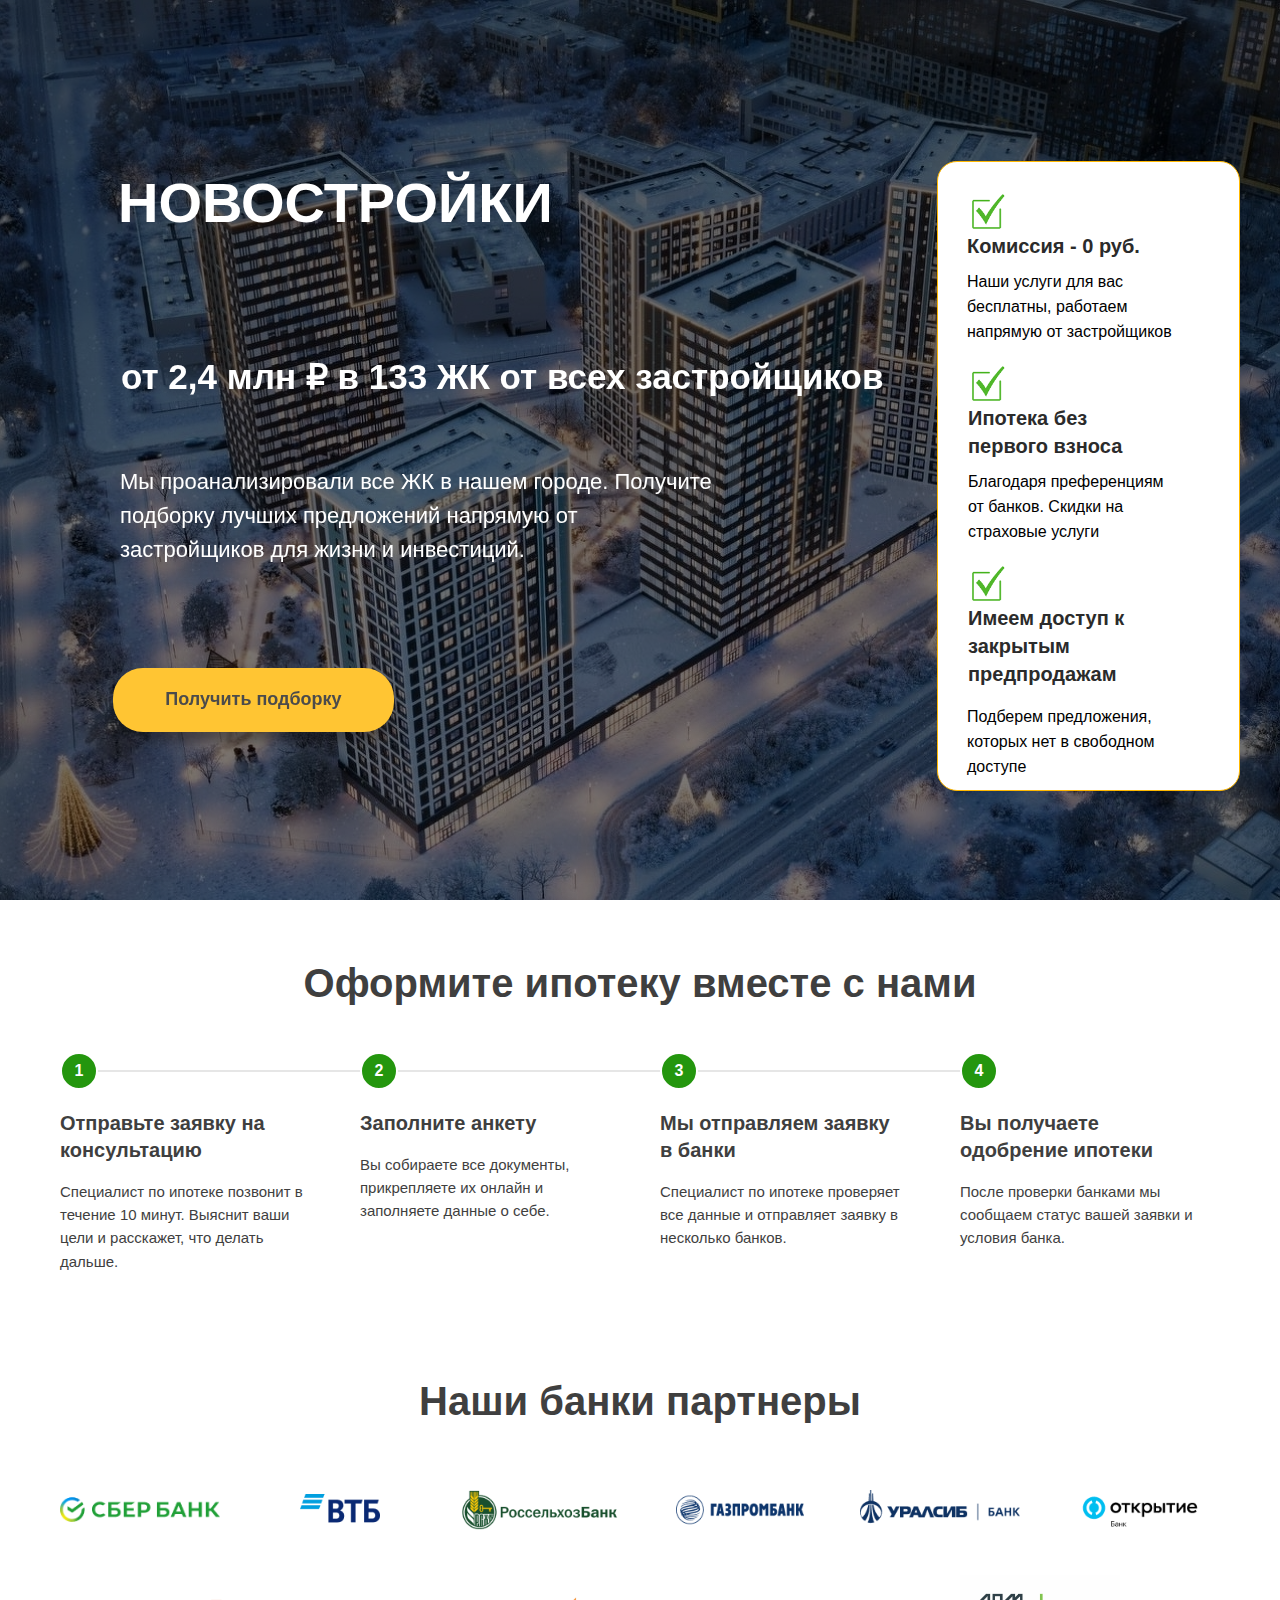
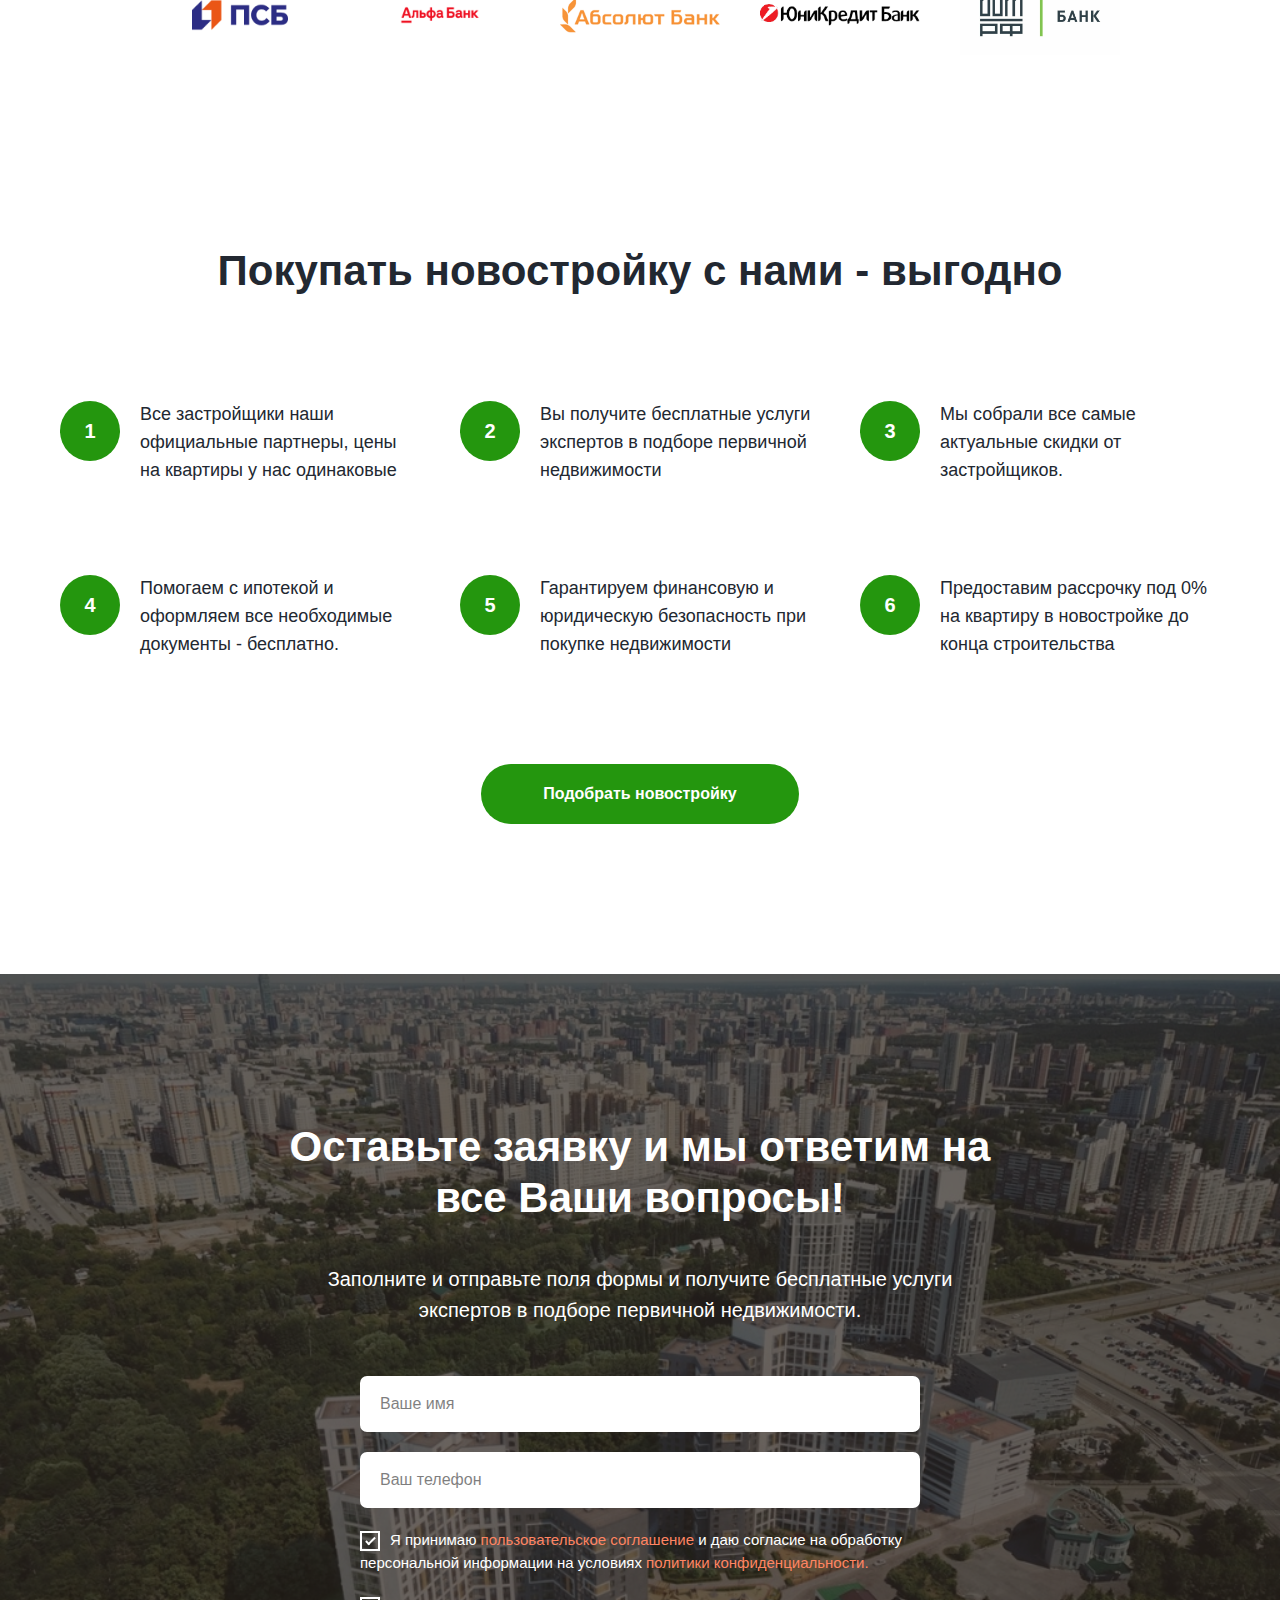
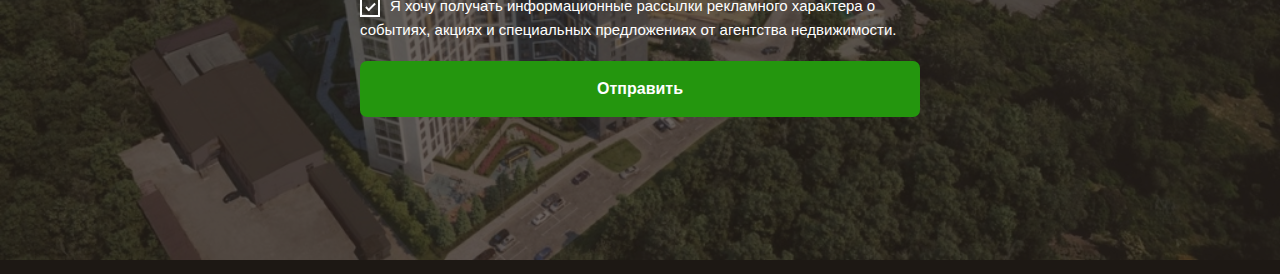
<file: form.html>
<!DOCTYPE html>
<html>

<head>
  <meta charset="utf-8" />
  <meta http-equiv="Content-Type" content="text/html; charset=utf-8" />
  <meta name="viewport" content="width=device-width, initial-scale=1.0" />
  <title>Подбор новостроек</title>
  <meta name="description" content="Подберите новостройку" />
  <link rel="shortcut icon" href="./images/favicon.ico" type="image/x-icon" />
  <link rel="stylesheet" href="css/tilda-grid-3.0.min.css" type="text/css" media="all" onerror="this.loaderr='y';" />
  <link rel="stylesheet" href="css/tilda-blocks-page42249182.min.css?t=1707727682" type="text/css" media="all"
    onerror="this.loaderr='y';" />
  <link rel="stylesheet" href="css/tilda-animation-2.0.min.css" type="text/css" media="all"
    onerror="this.loaderr='y';" />
  <link rel="stylesheet" href="css/tilda-cards-1.0.min.css" type="text/css" media="all" onerror="this.loaderr='y';" />
  <link rel="stylesheet" href="css/tilda-forms-1.0.min.css" type="text/css" media="all" onerror="this.loaderr='y';" />
  <link rel="stylesheet" href="css/tilda-cover-1.0.min.css" type="text/css" media="all" onerror="this.loaderr='y';" />
  <link rel="stylesheet" href="css/tilda-popup-1.1.min.css" type="text/css" media="print" onload="this.media='all';"
    onerror="this.loaderr='y';" /><noscript>
    <link rel="stylesheet" href="css/tilda-popup-1.1.min.css" type="text/css" media="all" />
  </noscript>
  <link rel="stylesheet" href="css/highlight.min.css" type="text/css" media="all" onerror="this.loaderr='y';" />

  <script
    type="text/javascript">function t_onReady(func) {
        if (document.readyState != 'loading') {
          func();
        } else {
          document.addEventListener('DOMContentLoaded', func);
        }
      }
      function t_onFuncLoad(funcName, okFunc, time) {
        if (typeof window[funcName] === 'function') {
          okFunc();
        } else {
          setTimeout(function () {
            t_onFuncLoad(funcName, okFunc, time);
          }, (time || 100));
        }
      } function t396_initialScale(t) { t = document.getElementById("rec" + t); if (t) { t = t.querySelector(".t396__artboard"); if (t) { var e, r = document.documentElement.clientWidth, a = []; if (l = t.getAttribute("data-artboard-screens")) for (var l = l.split(","), i = 0; i < l.length; i++)a[i] = parseInt(l[i], 10); else a = [320, 480, 640, 960, 1200]; for (i = 0; i < a.length; i++) { var o = a[i]; o <= r && (e = o) } var n = "edit" === window.allrecords.getAttribute("data-tilda-mode"), d = "center" === t396_getFieldValue(t, "valign", e, a), u = "grid" === t396_getFieldValue(t, "upscale", e, a), c = t396_getFieldValue(t, "height_vh", e, a), g = t396_getFieldValue(t, "height", e, a), s = !!window.opr && !!window.opr.addons || !!window.opera || -1 !== navigator.userAgent.indexOf(" OPR/"); if (!n && d && !u && !c && g && !s) { for (var _ = parseFloat((r / e).toFixed(3)), f = [t, t.querySelector(".t396__carrier"), t.querySelector(".t396__filter")], i = 0; i < f.length; i++)f[i].style.height = Math.floor(parseInt(g, 10) * _) + "px"; t396_scaleInitial__getElementsToScale(t).forEach(function (t) { t.style.zoom = _ }) } } } } function t396_scaleInitial__getElementsToScale(t) { t = Array.prototype.slice.call(t.querySelectorAll(".t396__elem")); if (!t.length) return []; var e = []; return (t = t.filter(function (t) { t = t.closest('.t396__group[data-group-type-value="physical"]'); return !t || (-1 === e.indexOf(t) && e.push(t), !1) })).concat(e) } function t396_getFieldValue(t, e, r, a) { var l = a[a.length - 1], i = r === l ? t.getAttribute("data-artboard-" + e) : t.getAttribute("data-artboard-" + e + "-res-" + r); if (!i) for (var o = 0; o < a.length; o++) { var n = a[o]; if (!(n <= r) && (i = n === l ? t.getAttribute("data-artboard-" + e) : t.getAttribute("data-artboard-" + e + "-res-" + n))) break } return i }</script>

  <script src="js/tilda-t862-popupstepform-1.0.min.js" charset="utf-8" async onerror="this.loaderr='y';"></script>
  <script src="js/tilda-popup-1.0.min.js" charset="utf-8" async onerror="this.loaderr='y';"></script>



</head>

<body class="t-body" style="margin:0;">
  <div id="allrecords" data-tilda-export="yes" class="t-records" data-hook="blocks-collection-content-node"
    data-tilda-project-id="836865" data-tilda-page-id="42249182" data-tilda-page-alias="vse_zhk"
    data-tilda-formskey="ae8d572b9107b664f98dcb005394edcb" data-tilda-lazy="yes" data-tilda-project-headcode="yes">
    <div id="rec682956181" class="r t-rec" data-animationappear="off" data-record-type="396"><!-- T396 -->
      <style>
        #rec682956181 .t396__artboard {
          min-height: 740px;
          height: 100vh;
          background-color: #ffffff;
        }

        #rec682956181 .t396__filter {
          min-height: 740px;
          height: 100vh;
          background-image: -webkit-gradient(linear, left top, left bottom, from(rgba(0, 0, 0, 0.6)), to(rgba(0, 0, 0, 0.5)));
          background-image: -webkit-linear-gradient(top, rgba(0, 0, 0, 0.6), rgba(0, 0, 0, 0.5));
          background-image: linear-gradient(to bottom, rgba(0, 0, 0, 0.6), rgba(0, 0, 0, 0.5));
          will-change: transform;
        }

        #rec682956181 .t396__carrier {
          min-height: 740px;
          height: 100vh;
          background-position: center top;
          background-attachment: scroll;
          background-image: url('images/tild6366-3236-4135-a131-323833323530__-__resize__20x__797675fe2946c8048ca3.jpeg');
          background-size: cover;
          background-repeat: no-repeat;
        }

        @media screen and (max-width: 1199px) {

          #rec682956181 .t396__artboard,
          #rec682956181 .t396__filter,
          #rec682956181 .t396__carrier {
            min-height: 700px;
          }

          #rec682956181 .t396__filter {}

          #rec682956181 .t396__carrier {
            background-attachment: scroll;
          }
        }

        @media screen and (max-width: 959px) {

          #rec682956181 .t396__artboard,
          #rec682956181 .t396__filter,
          #rec682956181 .t396__carrier {
            min-height: 1170px;
          }

          #rec682956181 .t396__filter {}

          #rec682956181 .t396__carrier {
            background-attachment: scroll;
          }
        }

        @media screen and (max-width: 639px) {

          #rec682956181 .t396__artboard,
          #rec682956181 .t396__filter,
          #rec682956181 .t396__carrier {
            min-height: 1160px;
          }

          #rec682956181 .t396__filter {}

          #rec682956181 .t396__carrier {
            background-attachment: scroll;
          }
        }

        @media screen and (max-width: 479px) {

          #rec682956181 .t396__artboard,
          #rec682956181 .t396__filter,
          #rec682956181 .t396__carrier {
            min-height: 1390px;
          }

          #rec682956181 .t396__filter {}

          #rec682956181 .t396__carrier {
            background-attachment: scroll;
          }
        }

        #rec682956181 .tn-elem[data-elem-id="1661324656789"] {
          z-index: 2;
          top: calc(50vh - 370px + 81px);
          left: calc(50% - 600px + 897px);
          width: 303px;
          height: 630px;
        }

        #rec682956181 .tn-elem[data-elem-id="1661324656789"] .tn-atom {
          border-width: 1px;
          border-radius: 20px;
          background-color: #ffffff;
          background-position: center center;
          border-color: #ffb800;
          border-style: solid;
        }

        @media screen and (max-width: 1199px) {
          #rec682956181 .tn-elem[data-elem-id="1661324656789"] {
            top: 60px;
            left: calc(50% - 480px + 635px);
          }
        }

        @media screen and (max-width: 959px) {
          #rec682956181 .tn-elem[data-elem-id="1661324656789"] {
            top: 500px;
            left: calc(50% - 320px + 147px);
            width: 344px;
            height: 561px;
          }
        }

        @media screen and (max-width: 639px) {
          #rec682956181 .tn-elem[data-elem-id="1661324656789"] {
            top: 512px;
            left: calc(50% - 240px + 67px);
          }
        }

        @media screen and (max-width: 479px) {
          #rec682956181 .tn-elem[data-elem-id="1661324656789"] {
            top: 680px;
            left: calc(50% - 160px + 8px);
            width: 301px;
            height: 622px;
          }
        }

        #rec682956181 .tn-elem[data-elem-id="1629275253576"] {
          color: #ffffff;
          z-index: 3;
          top: calc(50vh - 370px + 270px);
          left: calc(50% - 600px + 81px);
          width: 836px;
        }

        #rec682956181 .tn-elem[data-elem-id="1629275253576"] .tn-atom {
          color: #ffffff;
          font-size: 35px;
          font-family: 'FuturaPT', Arial, sans-serif;
          line-height: 1.55;
          font-weight: 600;
          background-position: center center;
          border-color: transparent;
          border-style: solid;
        }

        @media screen and (max-width: 1199px) {
          #rec682956181 .tn-elem[data-elem-id="1629275253576"] {
            top: 191px;
            left: calc(50% - 480px + 18px);
            width: 610px;
          }

          #rec682956181 .tn-elem[data-elem-id="1629275253576"] .tn-atom {
            font-size: 30px;
          }
        }

        @media screen and (max-width: 959px) {
          #rec682956181 .tn-elem[data-elem-id="1629275253576"] {
            top: 169px;
            left: calc(50% - 320px + 15px);
          }

          #rec682956181 .tn-elem[data-elem-id="1629275253576"] {
            text-align: center;
          }
        }

        @media screen and (max-width: 639px) {
          #rec682956181 .tn-elem[data-elem-id="1629275253576"] {
            top: 146px;
            left: calc(50% - 240px + 16px);
            width: 449px;
          }

          #rec682956181 .tn-elem[data-elem-id="1629275253576"] .tn-atom {
            font-size: 24px;
          }
        }

        @media screen and (max-width: 479px) {
          #rec682956181 .tn-elem[data-elem-id="1629275253576"] {
            top: 202px;
            left: calc(50% - 160px + 10px);
            width: 300px;
          }

          #rec682956181 .tn-elem[data-elem-id="1629275253576"] .tn-atom {
            font-size: 26px;
          }
        }

        #rec682956181 .tn-elem[data-elem-id="1629275149232"] {
          color: #ffffff;
          z-index: 4;
          top: calc(50vh - 370px + 80px);
          left: calc(50% - 600px + 78px);
          width: 743px;
        }

        #rec682956181 .tn-elem[data-elem-id="1629275149232"] .tn-atom {
          color: #ffffff;
          font-size: 56px;
          font-family: 'FuturaPT', Arial, sans-serif;
          line-height: 1.55;
          font-weight: 700;
          background-position: center center;
          border-color: transparent;
          border-style: solid;
        }

        @media screen and (max-width: 1199px) {
          #rec682956181 .tn-elem[data-elem-id="1629275149232"] {
            top: 49px;
            left: calc(50% - 480px + 18px);
            width: 581px;
          }

          #rec682956181 .tn-elem[data-elem-id="1629275149232"] .tn-atom {
            font-size: 46px;
          }
        }

        @media screen and (max-width: 959px) {
          #rec682956181 .tn-elem[data-elem-id="1629275149232"] {
            top: 27px;
            left: calc(50% - 320px + 29px);
          }

          #rec682956181 .tn-elem[data-elem-id="1629275149232"] {
            text-align: center;
          }
        }

        @media screen and (max-width: 639px) {
          #rec682956181 .tn-elem[data-elem-id="1629275149232"] {
            top: 34px;
            left: calc(50% - 240px + 12px);
            width: 456px;
          }

          #rec682956181 .tn-elem[data-elem-id="1629275149232"] .tn-atom {
            font-size: 36px;
          }
        }

        @media screen and (max-width: 479px) {
          #rec682956181 .tn-elem[data-elem-id="1629275149232"] {
            top: 80px;
            left: calc(50% - 160px + 11px);
            width: 299px;
          }

          #rec682956181 .tn-elem[data-elem-id="1629275149232"] .tn-atom {
            font-size: 34px;
          }
        }

        #rec682956181 .tn-elem[data-elem-id="1629276460918"] {
          color: #4b4b4b;
          text-align: center;
          z-index: 5;
          top: calc(50vh - 370px + 588px);
          left: calc(50% - 600px + 73px);
          width: 281px;
          height: 64px;
        }

        @media (min-width: 1200px) {
          #rec682956181 .tn-elem.t396__elem--anim-hidden[data-elem-id="1629276460918"] {
            opacity: 0;
          }
        }

        #rec682956181 .tn-elem[data-elem-id="1629276460918"] .tn-atom {
          color: #4b4b4b;
          font-size: 18px;
          font-family: 'FuturaPT', Arial, sans-serif;
          line-height: 1.55;
          font-weight: 600;
          border-radius: 30px;
          background-color: #ffc533;
          background-position: center center;
          border-color: transparent;
          border-style: solid;
          transition: background-color 0.2s ease-in-out, color 0.2s ease-in-out, border-color 0.2s ease-in-out;
          box-shadow: 0px 10px 10px 0px rgba(0, 0, 0, 0.3);
        }

        @media screen and (max-width: 1199px) {
          #rec682956181 .tn-elem[data-elem-id="1629276460918"] {
            top: 405px;
            left: calc(50% - 480px + 10px);
          }
        }

        @media screen and (max-width: 959px) {
          #rec682956181 .tn-elem[data-elem-id="1629276460918"] {
            top: 365px;
            left: calc(50% - 320px + 179px);
          }
        }

        @media screen and (max-width: 639px) {
          #rec682956181 .tn-elem[data-elem-id="1629276460918"] {
            top: 378px;
            left: calc(50% - 240px + 99px);
          }
        }

        @media screen and (max-width: 479px) {
          #rec682956181 .tn-elem[data-elem-id="1629276460918"] {
            top: 502px;
            left: calc(50% - 160px + 18px);
          }
        }

        #rec682956181 .tn-elem[data-elem-id="1629447249421"] {
          color: #ffffff;
          z-index: 6;
          top: calc(50vh - 370px + 563px);
          left: calc(50% - 600px + 80px);
          width: 369px;
        }

        #rec682956181 .tn-elem[data-elem-id="1629447249421"] .tn-atom {
          color: #ffffff;
          font-size: 18px;
          font-family: 'FuturaPT', Arial, sans-serif;
          line-height: 1.55;
          font-weight: 400;
          background-position: center center;
          border-color: transparent;
          border-style: solid;
        }

        @media screen and (max-width: 1199px) {
          #rec682956181 .tn-elem[data-elem-id="1629447249421"] {
            top: 489px;
            left: calc(50% - 480px + 11px);
            width: 359px;
          }
        }

        @media screen and (max-width: 959px) {
          #rec682956181 .tn-elem[data-elem-id="1629447249421"] {
            top: 436px;
            left: calc(50% - 320px + 60px);
            width: 520px;
          }

          #rec682956181 .tn-elem[data-elem-id="1629447249421"] {
            color: #ffffff;
            text-align: center;
          }

          #rec682956181 .tn-elem[data-elem-id="1629447249421"] .tn-atom {
            color: #ffffff;
            font-size: 12px;
          }
        }

        @media screen and (max-width: 639px) {
          #rec682956181 .tn-elem[data-elem-id="1629447249421"] {
            top: 450px;
            left: calc(50% - 240px + 9px);
            width: 460px;
          }

          #rec682956181 .tn-elem[data-elem-id="1629447249421"] .tn-atom {
            font-size: 12px;
          }
        }

        @media screen and (max-width: 479px) {
          #rec682956181 .tn-elem[data-elem-id="1629447249421"] {
            top: 574px;
            left: calc(50% - 160px + 52px);
            width: 220px;
          }

          #rec682956181 .tn-elem[data-elem-id="1629447249421"] .tn-atom {
            font-size: 12px;
          }
        }

        #rec682956181 .tn-elem[data-elem-id="1661325020889"] {
          color: #ffffff;
          z-index: 7;
          top: calc(50vh - 370px + 385px);
          left: calc(50% - 600px + 80px);
          width: 604px;
        }

        #rec682956181 .tn-elem[data-elem-id="1661325020889"] .tn-atom {
          color: #ffffff;
          font-size: 22px;
          font-family: 'FuturaPT', Arial, sans-serif;
          line-height: 1.55;
          font-weight: 400;
          background-position: center center;
          border-color: transparent;
          border-style: solid;
        }

        @media screen and (max-width: 1199px) {
          #rec682956181 .tn-elem[data-elem-id="1661325020889"] {
            top: 287px;
            left: calc(50% - 480px + 10px);
            width: 545px;
          }

          #rec682956181 .tn-elem[data-elem-id="1661325020889"] .tn-atom {
            font-size: 20px;
          }
        }

        @media screen and (max-width: 959px) {
          #rec682956181 .tn-elem[data-elem-id="1661325020889"] {
            top: 241px;
            left: calc(50% - 320px + 47px);
          }

          #rec682956181 .tn-elem[data-elem-id="1661325020889"] {
            text-align: center;
          }
        }

        @media screen and (max-width: 639px) {
          #rec682956181 .tn-elem[data-elem-id="1661325020889"] {
            top: 261px;
            left: calc(50% - 240px + 9px);
            width: 462px;
          }

          #rec682956181 .tn-elem[data-elem-id="1661325020889"] {
            color: #ffffff;
          }

          #rec682956181 .tn-elem[data-elem-id="1661325020889"] .tn-atom {
            color: #ffffff;
          }
        }

        @media screen and (max-width: 479px) {
          #rec682956181 .tn-elem[data-elem-id="1661325020889"] {
            top: 327px;
            left: calc(50% - 160px + 10px);
            width: 301px;
          }

          #rec682956181 .tn-elem[data-elem-id="1661325020889"] .tn-atom {
            font-size: 20px;
          }
        }

        #rec682956181 .tn-elem[data-elem-id="1661325418231"] {
          color: #2b2b2b;
          z-index: 8;
          top: calc(50vh - 370px + 152px);
          left: calc(50% - 600px + 927px);
          width: 220px;
        }

        #rec682956181 .tn-elem[data-elem-id="1661325418231"] .tn-atom {
          color: #2b2b2b;
          font-size: 20px;
          font-family: 'FuturaPT', Arial, sans-serif;
          line-height: 1.4;
          font-weight: 600;
          background-position: center center;
          border-color: transparent;
          border-style: solid;
        }

        @media screen and (max-width: 1199px) {
          #rec682956181 .tn-elem[data-elem-id="1661325418231"] {
            top: 132px;
            left: calc(50% - 480px + 680px);
          }
        }

        @media screen and (max-width: 959px) {
          #rec682956181 .tn-elem[data-elem-id="1661325418231"] {
            top: 572px;
            left: calc(50% - 320px + 192px);
          }
        }

        @media screen and (max-width: 639px) {
          #rec682956181 .tn-elem[data-elem-id="1661325418231"] {
            top: 585px;
            left: calc(50% - 240px + 112px);
          }
        }

        @media screen and (max-width: 479px) {
          #rec682956181 .tn-elem[data-elem-id="1661325418231"] {
            top: 752px;
            left: calc(50% - 160px + 53px);
          }
        }

        #rec682956181 .tn-elem[data-elem-id="1661330114778"] {
          color: #000000;
          z-index: 9;
          top: calc(50vh - 370px + 190px);
          left: calc(50% - 600px + 927px);
          width: 210px;
        }

        #rec682956181 .tn-elem[data-elem-id="1661330114778"] .tn-atom {
          color: #000000;
          font-size: 16px;
          font-family: 'FuturaPT', Arial, sans-serif;
          line-height: 1.55;
          font-weight: 400;
          background-position: center center;
          border-color: transparent;
          border-style: solid;
        }

        @media screen and (max-width: 1199px) {
          #rec682956181 .tn-elem[data-elem-id="1661330114778"] {
            top: 170px;
            left: calc(50% - 480px + 680px);
          }
        }

        @media screen and (max-width: 959px) {
          #rec682956181 .tn-elem[data-elem-id="1661330114778"] {
            top: 610px;
            left: calc(50% - 320px + 192px);
            width: 278px;
          }
        }

        @media screen and (max-width: 639px) {
          #rec682956181 .tn-elem[data-elem-id="1661330114778"] {
            top: 622px;
            left: calc(50% - 240px + 112px);
          }
        }

        @media screen and (max-width: 479px) {
          #rec682956181 .tn-elem[data-elem-id="1661330114778"] {
            top: 790px;
            left: calc(50% - 160px + 53px);
            width: 236px;
          }
        }

        #rec682956181 .tn-elem[data-elem-id="1661330287475"] {
          color: #2b2b2b;
          z-index: 10;
          top: calc(50vh - 370px + 324px);
          left: calc(50% - 600px + 928px);
          width: 180px;
        }

        #rec682956181 .tn-elem[data-elem-id="1661330287475"] .tn-atom {
          color: #2b2b2b;
          font-size: 20px;
          font-family: 'FuturaPT', Arial, sans-serif;
          line-height: 1.4;
          font-weight: 600;
          background-position: center center;
          border-color: transparent;
          border-style: solid;
        }

        @media screen and (max-width: 1199px) {
          #rec682956181 .tn-elem[data-elem-id="1661330287475"] {
            top: 304px;
            left: calc(50% - 480px + 681px);
          }
        }

        @media screen and (max-width: 959px) {
          #rec682956181 .tn-elem[data-elem-id="1661330287475"] {
            top: 720px;
            left: calc(50% - 320px + 193px);
          }
        }

        @media screen and (max-width: 639px) {
          #rec682956181 .tn-elem[data-elem-id="1661330287475"] {
            top: 732px;
            left: calc(50% - 240px + 113px);
          }
        }

        @media screen and (max-width: 479px) {
          #rec682956181 .tn-elem[data-elem-id="1661330287475"] {
            top: 925px;
            left: calc(50% - 160px + 55px);
          }
        }

        #rec682956181 .tn-elem[data-elem-id="1661330287480"] {
          color: #000000;
          z-index: 11;
          top: calc(50vh - 370px + 390px);
          left: calc(50% - 600px + 928px);
          width: 209px;
        }

        #rec682956181 .tn-elem[data-elem-id="1661330287480"] .tn-atom {
          color: #000000;
          font-size: 16px;
          font-family: 'FuturaPT', Arial, sans-serif;
          line-height: 1.55;
          font-weight: 400;
          background-position: center center;
          border-color: transparent;
          border-style: solid;
        }

        @media screen and (max-width: 1199px) {
          #rec682956181 .tn-elem[data-elem-id="1661330287480"] {
            top: 370px;
            left: calc(50% - 480px + 681px);
          }
        }

        @media screen and (max-width: 959px) {
          #rec682956181 .tn-elem[data-elem-id="1661330287480"] {
            top: 785px;
            left: calc(50% - 320px + 193px);
            width: 280px;
          }
        }

        @media screen and (max-width: 639px) {
          #rec682956181 .tn-elem[data-elem-id="1661330287480"] {
            top: 798px;
            left: calc(50% - 240px + 113px);
          }
        }

        @media screen and (max-width: 479px) {
          #rec682956181 .tn-elem[data-elem-id="1661330287480"] {
            top: 990px;
            left: calc(50% - 160px + 55px);
            width: 223px;
          }
        }

        #rec682956181 .tn-elem[data-elem-id="1661330714283"] {
          color: #2b2b2b;
          z-index: 12;
          top: calc(50vh - 370px + 524px);
          left: calc(50% - 600px + 928px);
          width: 234px;
        }

        #rec682956181 .tn-elem[data-elem-id="1661330714283"] .tn-atom {
          color: #2b2b2b;
          font-size: 20px;
          font-family: 'FuturaPT', Arial, sans-serif;
          line-height: 1.4;
          font-weight: 600;
          background-position: center center;
          border-color: transparent;
          border-style: solid;
        }

        @media screen and (max-width: 1199px) {
          #rec682956181 .tn-elem[data-elem-id="1661330714283"] {
            top: 504px;
            left: calc(50% - 480px + 681px);
          }
        }

        @media screen and (max-width: 959px) {
          #rec682956181 .tn-elem[data-elem-id="1661330714283"] {
            top: 903px;
            left: calc(50% - 320px + 193px);
          }
        }

        @media screen and (max-width: 639px) {
          #rec682956181 .tn-elem[data-elem-id="1661330714283"] {
            top: 908px;
            left: calc(50% - 240px + 113px);
          }
        }

        @media screen and (max-width: 479px) {
          #rec682956181 .tn-elem[data-elem-id="1661330714283"] {
            top: 1125px;
            left: calc(50% - 160px + 55px);
          }
        }

        #rec682956181 .tn-elem[data-elem-id="1661330714287"] {
          color: #000000;
          z-index: 13;
          top: calc(50vh - 370px + 625px);
          left: calc(50% - 600px + 927px);
          width: 212px;
        }

        #rec682956181 .tn-elem[data-elem-id="1661330714287"] .tn-atom {
          color: #000000;
          font-size: 16px;
          font-family: 'FuturaPT', Arial, sans-serif;
          line-height: 1.55;
          font-weight: 400;
          background-position: center center;
          border-color: transparent;
          border-style: solid;
        }

        @media screen and (max-width: 1199px) {
          #rec682956181 .tn-elem[data-elem-id="1661330714287"] {
            top: 570px;
            left: calc(50% - 480px + 681px);
          }
        }

        @media screen and (max-width: 959px) {
          #rec682956181 .tn-elem[data-elem-id="1661330714287"] {
            top: 970px;
            left: calc(50% - 320px + 193px);
            width: 247px;
          }
        }

        @media screen and (max-width: 639px) {
          #rec682956181 .tn-elem[data-elem-id="1661330714287"] {
            top: 975px;
            left: calc(50% - 240px + 113px);
          }
        }

        @media screen and (max-width: 479px) {
          #rec682956181 .tn-elem[data-elem-id="1661330714287"] {
            top: 1190px;
            left: calc(50% - 160px + 55px);
            width: 192px;
          }
        }

        #rec682956181 .tn-elem[data-elem-id="1661331555825"] {
          z-index: 14;
          top: calc(50vh - 370px + 112px);
          left: calc(50% - 600px + 927px);
          width: 40px;
          height: 40px;
        }

        #rec682956181 .tn-elem[data-elem-id="1661331555825"] .tn-atom {
          background-position: center center;
          background-size: cover;
          background-repeat: no-repeat;
          border-color: transparent;
          border-style: solid;
        }

        @media screen and (max-width: 1199px) {
          #rec682956181 .tn-elem[data-elem-id="1661331555825"] {
            top: 92px;
            left: calc(50% - 480px + 680px);
          }
        }

        @media screen and (max-width: 959px) {
          #rec682956181 .tn-elem[data-elem-id="1661331555825"] {
            top: 532px;
            left: calc(50% - 320px + 192px);
          }
        }

        @media screen and (max-width: 639px) {
          #rec682956181 .tn-elem[data-elem-id="1661331555825"] {
            top: 545px;
            left: calc(50% - 240px + 112px);
          }
        }

        @media screen and (max-width: 479px) {
          #rec682956181 .tn-elem[data-elem-id="1661331555825"] {
            top: 712px;
            left: calc(50% - 160px + 53px);
          }
        }

        #rec682956181 .tn-elem[data-elem-id="1661331566266"] {
          z-index: 15;
          top: calc(50vh - 370px + 284px);
          left: calc(50% - 600px + 927px);
          width: 40px;
          height: 40px;
        }

        #rec682956181 .tn-elem[data-elem-id="1661331566266"] .tn-atom {
          background-position: center center;
          background-size: cover;
          background-repeat: no-repeat;
          border-color: transparent;
          border-style: solid;
        }

        @media screen and (max-width: 1199px) {
          #rec682956181 .tn-elem[data-elem-id="1661331566266"] {
            top: 264px;
            left: calc(50% - 480px + 681px);
          }
        }

        @media screen and (max-width: 959px) {
          #rec682956181 .tn-elem[data-elem-id="1661331566266"] {
            top: 680px;
            left: calc(50% - 320px + 193px);
          }
        }

        @media screen and (max-width: 639px) {
          #rec682956181 .tn-elem[data-elem-id="1661331566266"] {
            top: 692px;
            left: calc(50% - 240px + 113px);
          }
        }

        @media screen and (max-width: 479px) {
          #rec682956181 .tn-elem[data-elem-id="1661331566266"] {
            top: 885px;
            left: calc(50% - 160px + 55px);
          }
        }

        #rec682956181 .tn-elem[data-elem-id="1661331579465"] {
          z-index: 16;
          top: calc(50vh - 370px + 484px);
          left: calc(50% - 600px + 927px);
          width: 40px;
          height: 40px;
        }

        #rec682956181 .tn-elem[data-elem-id="1661331579465"] .tn-atom {
          background-position: center center;
          background-size: cover;
          background-repeat: no-repeat;
          border-color: transparent;
          border-style: solid;
        }

        @media screen and (max-width: 1199px) {
          #rec682956181 .tn-elem[data-elem-id="1661331579465"] {
            top: 464px;
            left: calc(50% - 480px + 681px);
          }
        }

        @media screen and (max-width: 959px) {
          #rec682956181 .tn-elem[data-elem-id="1661331579465"] {
            top: 857px;
            left: calc(50% - 320px + 192px);
          }
        }

        @media screen and (max-width: 639px) {
          #rec682956181 .tn-elem[data-elem-id="1661331579465"] {
            top: 868px;
            left: calc(50% - 240px + 113px);
          }
        }

        @media screen and (max-width: 479px) {
          #rec682956181 .tn-elem[data-elem-id="1661331579465"] {
            top: 1085px;
            left: calc(50% - 160px + 55px);
          }
        }
      </style>
      <div class='t396'>
        <div class="t396__artboard" data-artboard-recid="682956181" data-artboard-screens="320,480,640,960,1200"
          data-artboard-height="740" data-artboard-valign="center" data-artboard-height_vh="100"
          data-artboard-upscale="grid" data-artboard-height-res-320="1390" data-artboard-height-res-480="1160"
          data-artboard-height-res-640="1170" data-artboard-height-res-960="700">
          <div class="t396__carrier t-bgimg" data-artboard-recid="682956181"
            data-original="images/tild6366-3236-4135-a131-323833323530__797675fe2946c8048ca3.jpeg"><img width="100%"
              src="./images/tild6366-3236-4135-a131-323833323530__797675fe2946c8048ca3.jpeg"></div>
          <div class="t396__filter" data-artboard-recid="682956181"></div>
          <div class='t396__elem tn-elem tn-elem__6829561811661324656789' data-elem-id='1661324656789'
            data-elem-type='shape' data-field-top-value="81" data-field-left-value="897" data-field-height-value="630"
            data-field-width-value="303" data-field-axisy-value="top" data-field-axisx-value="left"
            data-field-container-value="grid" data-field-topunits-value="px" data-field-leftunits-value="px"
            data-field-heightunits-value="px" data-field-widthunits-value="px" data-field-top-res-320-value="680"
            data-field-left-res-320-value="8" data-field-height-res-320-value="622" data-field-width-res-320-value="301"
            data-field-top-res-480-value="512" data-field-left-res-480-value="67" data-field-top-res-640-value="500"
            data-field-left-res-640-value="147" data-field-height-res-640-value="561"
            data-field-width-res-640-value="344" data-field-top-res-960-value="60" data-field-left-res-960-value="635">
            <div class='tn-atom'></div>
          </div>
          <div class='t396__elem tn-elem tn-elem__6829561811629275253576' data-elem-id='1629275253576'
            data-elem-type='text' data-field-top-value="270" data-field-left-value="81" data-field-width-value="836"
            data-field-axisy-value="top" data-field-axisx-value="left" data-field-container-value="grid"
            data-field-topunits-value="px" data-field-leftunits-value="px" data-field-heightunits-value=""
            data-field-widthunits-value="px" data-field-top-res-320-value="202" data-field-left-res-320-value="10"
            data-field-width-res-320-value="300" data-field-top-res-480-value="146" data-field-left-res-480-value="16"
            data-field-width-res-480-value="449" data-field-top-res-640-value="169" data-field-left-res-640-value="15"
            data-field-top-res-960-value="191" data-field-left-res-960-value="18" data-field-width-res-960-value="610">
            <div class='tn-atom' field='tn_text_1629275253576'>от 2,4 млн ₽ в 133 ЖК от всех застройщиков</div>
          </div>
          <div class='t396__elem tn-elem tn-elem__6829561811629275149232' data-elem-id='1629275149232'
            data-elem-type='text' data-field-top-value="80" data-field-left-value="78" data-field-width-value="743"
            data-field-axisy-value="top" data-field-axisx-value="left" data-field-container-value="grid"
            data-field-topunits-value="px" data-field-leftunits-value="px" data-field-heightunits-value=""
            data-field-widthunits-value="px" data-field-top-res-320-value="80" data-field-left-res-320-value="11"
            data-field-width-res-320-value="299" data-field-top-res-480-value="34" data-field-left-res-480-value="12"
            data-field-width-res-480-value="456" data-field-top-res-640-value="27" data-field-left-res-640-value="29"
            data-field-top-res-960-value="49" data-field-left-res-960-value="18" data-field-width-res-960-value="581">
            <div class='tn-atom' field='tn_text_1629275149232'>НОВОСТРОЙКИ</div>
          </div>
          <div class='t396__elem tn-elem tn-elem__6829561811629276460918 ' data-elem-id='1629276460918'
            data-elem-type='button' data-field-top-value="588" data-field-left-value="73" data-field-height-value="64"
            data-field-width-value="281" data-field-axisy-value="top" data-field-axisx-value="left"
            data-field-container-value="grid" data-field-topunits-value="px" data-field-leftunits-value="px"
            data-field-heightunits-value="px" data-field-widthunits-value="px" data-animate-sbs-event="blockintoview"
            data-animate-sbs-trg="1" data-animate-sbs-trgofst="0" data-animate-sbs-loop="loop"
            data-animate-sbs-opts="[{'ti':'0','mx':'0','my':'0','sx':'1','sy':'1','op':'1','ro':'0','bl':'0','ea':'','dt':'0'},{'ti':'1000','mx':'0','my':'0','sx':1.05,'sy':1.05,'op':'1','ro':'0','bl':'0','ea':'','dt':'0'},{'ti':'1000','mx':'0','my':'0','sx':1,'sy':1,'op':'1','ro':'0','bl':'0','ea':'','dt':'0'}]"
            data-field-top-res-320-value="502" data-field-left-res-320-value="18" data-field-top-res-480-value="378"
            data-field-left-res-480-value="99" data-field-top-res-640-value="365" data-field-left-res-640-value="179"
            data-field-top-res-960-value="405" data-field-left-res-960-value="10"><a class='tn-atom'
              href="#rec682956190">Получить подборку</a></div>
          <div class='t396__elem tn-elem tn-elem__6829561811629447249421' data-elem-id='1629447249421'
            data-elem-type='text' data-field-top-value="563" data-field-left-value="80" data-field-width-value="369"
            data-field-axisy-value="top" data-field-axisx-value="left" data-field-container-value="grid"
            data-field-topunits-value="px" data-field-leftunits-value="px" data-field-heightunits-value=""
            data-field-widthunits-value="px" data-field-top-res-320-value="574" data-field-left-res-320-value="52"
            data-field-width-res-320-value="220" data-field-top-res-480-value="450" data-field-left-res-480-value="9"
            data-field-width-res-480-value="460" data-field-top-res-640-value="436" data-field-left-res-640-value="60"
            data-field-width-res-640-value="520" data-field-top-res-960-value="489" data-field-left-res-960-value="11"
            data-field-width-res-960-value="359">
            <div class='tn-atom' field='tn_text_1629447249421'></div>
          </div>
          <div class='t396__elem tn-elem tn-elem__6829561811661325020889' data-elem-id='1661325020889'
            data-elem-type='text' data-field-top-value="385" data-field-left-value="80" data-field-width-value="604"
            data-field-axisy-value="top" data-field-axisx-value="left" data-field-container-value="grid"
            data-field-topunits-value="px" data-field-leftunits-value="px" data-field-heightunits-value=""
            data-field-widthunits-value="px" data-field-top-res-320-value="327" data-field-left-res-320-value="10"
            data-field-width-res-320-value="301" data-field-top-res-480-value="261" data-field-left-res-480-value="9"
            data-field-width-res-480-value="462" data-field-top-res-640-value="241" data-field-left-res-640-value="47"
            data-field-top-res-960-value="287" data-field-left-res-960-value="10" data-field-width-res-960-value="545">
            <div class='tn-atom' field='tn_text_1661325020889'>Мы проанализировали все ЖК в нашем городе. Получите
              подборку лучших предложений напрямую от застройщиков для жизни и инвестиций.</div>
          </div>
          <div class='t396__elem tn-elem tn-elem__6829561811661325418231' data-elem-id='1661325418231'
            data-elem-type='text' data-field-top-value="152" data-field-left-value="927" data-field-width-value="220"
            data-field-axisy-value="top" data-field-axisx-value="left" data-field-container-value="grid"
            data-field-topunits-value="px" data-field-leftunits-value="px" data-field-heightunits-value=""
            data-field-widthunits-value="px" data-field-top-res-320-value="752" data-field-left-res-320-value="53"
            data-field-top-res-480-value="585" data-field-left-res-480-value="112" data-field-top-res-640-value="572"
            data-field-left-res-640-value="192" data-field-top-res-960-value="132" data-field-left-res-960-value="680">
            <div class='tn-atom' field='tn_text_1661325418231'>Комиссия - 0 руб.</div>
          </div>
          <div class='t396__elem tn-elem tn-elem__6829561811661330114778' data-elem-id='1661330114778'
            data-elem-type='text' data-field-top-value="190" data-field-left-value="927" data-field-width-value="210"
            data-field-axisy-value="top" data-field-axisx-value="left" data-field-container-value="grid"
            data-field-topunits-value="px" data-field-leftunits-value="px" data-field-heightunits-value=""
            data-field-widthunits-value="px" data-field-top-res-320-value="790" data-field-left-res-320-value="53"
            data-field-width-res-320-value="236" data-field-top-res-480-value="622" data-field-left-res-480-value="112"
            data-field-top-res-640-value="610" data-field-left-res-640-value="192" data-field-width-res-640-value="278"
            data-field-top-res-960-value="170" data-field-left-res-960-value="680">
            <div class='tn-atom' field='tn_text_1661330114778'>Наши услуги для вас бесплатны, работаем напрямую от
              застройщиков</div>
          </div>
          <div class='t396__elem tn-elem tn-elem__6829561811661330287475' data-elem-id='1661330287475'
            data-elem-type='text' data-field-top-value="324" data-field-left-value="928" data-field-width-value="180"
            data-field-axisy-value="top" data-field-axisx-value="left" data-field-container-value="grid"
            data-field-topunits-value="px" data-field-leftunits-value="px" data-field-heightunits-value=""
            data-field-widthunits-value="px" data-field-top-res-320-value="925" data-field-left-res-320-value="55"
            data-field-top-res-480-value="732" data-field-left-res-480-value="113" data-field-top-res-640-value="720"
            data-field-left-res-640-value="193" data-field-top-res-960-value="304" data-field-left-res-960-value="681">
            <div class='tn-atom' field='tn_text_1661330287475'>Ипотека без первого взноса</div>
          </div>
          <div class='t396__elem tn-elem tn-elem__6829561811661330287480' data-elem-id='1661330287480'
            data-elem-type='text' data-field-top-value="390" data-field-left-value="928" data-field-width-value="209"
            data-field-axisy-value="top" data-field-axisx-value="left" data-field-container-value="grid"
            data-field-topunits-value="px" data-field-leftunits-value="px" data-field-heightunits-value=""
            data-field-widthunits-value="px" data-field-top-res-320-value="990" data-field-left-res-320-value="55"
            data-field-width-res-320-value="223" data-field-top-res-480-value="798" data-field-left-res-480-value="113"
            data-field-top-res-640-value="785" data-field-left-res-640-value="193" data-field-width-res-640-value="280"
            data-field-top-res-960-value="370" data-field-left-res-960-value="681">
            <div class='tn-atom' field='tn_text_1661330287480'>Благодаря преференциям от банков. Скидки на страховые
              услуги</div>
          </div>
          <div class='t396__elem tn-elem tn-elem__6829561811661330714283' data-elem-id='1661330714283'
            data-elem-type='text' data-field-top-value="524" data-field-left-value="928" data-field-width-value="234"
            data-field-axisy-value="top" data-field-axisx-value="left" data-field-container-value="grid"
            data-field-topunits-value="px" data-field-leftunits-value="px" data-field-heightunits-value=""
            data-field-widthunits-value="px" data-field-top-res-320-value="1125" data-field-left-res-320-value="55"
            data-field-top-res-480-value="908" data-field-left-res-480-value="113" data-field-top-res-640-value="903"
            data-field-left-res-640-value="193" data-field-top-res-960-value="504" data-field-left-res-960-value="681">
            <div class='tn-atom' field='tn_text_1661330714283'>Имеем доступ к закрытым предпродажам</div>
          </div>
          <div class='t396__elem tn-elem tn-elem__6829561811661330714287' data-elem-id='1661330714287'
            data-elem-type='text' data-field-top-value="625" data-field-left-value="927" data-field-width-value="212"
            data-field-axisy-value="top" data-field-axisx-value="left" data-field-container-value="grid"
            data-field-topunits-value="px" data-field-leftunits-value="px" data-field-heightunits-value=""
            data-field-widthunits-value="px" data-field-top-res-320-value="1190" data-field-left-res-320-value="55"
            data-field-width-res-320-value="192" data-field-top-res-480-value="975" data-field-left-res-480-value="113"
            data-field-top-res-640-value="970" data-field-left-res-640-value="193" data-field-width-res-640-value="247"
            data-field-top-res-960-value="570" data-field-left-res-960-value="681">
            <div class='tn-atom' field='tn_text_1661330714287'>Подберем предложения, которых нет в свободном доступе
            </div>
          </div>
          <div class='t396__elem tn-elem tn-elem__6829561811661331555825' data-elem-id='1661331555825'
            data-elem-type='shape' data-field-top-value="112" data-field-left-value="927" data-field-height-value="40"
            data-field-width-value="40" data-field-axisy-value="top" data-field-axisx-value="left"
            data-field-container-value="grid" data-field-topunits-value="px" data-field-leftunits-value="px"
            data-field-heightunits-value="px" data-field-widthunits-value="px" data-field-top-res-320-value="712"
            data-field-left-res-320-value="53" data-field-top-res-480-value="545" data-field-left-res-480-value="112"
            data-field-top-res-640-value="532" data-field-left-res-640-value="192" data-field-top-res-960-value="92"
            data-field-left-res-960-value="680">
            <div class='tn-atom t-bgimg' data-original="images/check.png"><img width="40" src="./images/check.png">
            </div>
          </div>
          <div class='t396__elem tn-elem tn-elem__6829561811661331566266' data-elem-id='1661331566266'
            data-elem-type='shape' data-field-top-value="284" data-field-left-value="927" data-field-height-value="40"
            data-field-width-value="40" data-field-axisy-value="top" data-field-axisx-value="left"
            data-field-container-value="grid" data-field-topunits-value="px" data-field-leftunits-value="px"
            data-field-heightunits-value="px" data-field-widthunits-value="px" data-field-top-res-320-value="885"
            data-field-left-res-320-value="55" data-field-top-res-480-value="692" data-field-left-res-480-value="113"
            data-field-top-res-640-value="680" data-field-left-res-640-value="193" data-field-top-res-960-value="264"
            data-field-left-res-960-value="681">
            <div class='tn-atom t-bgimg' data-original="images/check.png"><img width="40" src="./images/check.png">
            </div>
          </div>
          <div class='t396__elem tn-elem tn-elem__6829561811661331579465' data-elem-id='1661331579465'
            data-elem-type='shape' data-field-top-value="484" data-field-left-value="927" data-field-height-value="40"
            data-field-width-value="40" data-field-axisy-value="top" data-field-axisx-value="left"
            data-field-container-value="grid" data-field-topunits-value="px" data-field-leftunits-value="px"
            data-field-heightunits-value="px" data-field-widthunits-value="px" data-field-top-res-320-value="1085"
            data-field-left-res-320-value="55" data-field-top-res-480-value="868" data-field-left-res-480-value="113"
            data-field-top-res-640-value="857" data-field-left-res-640-value="192" data-field-top-res-960-value="464"
            data-field-left-res-960-value="681">
            <div class='tn-atom t-bgimg' data-original="images/check.png"><img width="40" src="./images/check.png">
            </div>
          </div>
        </div>
      </div>

    </div>
    <div id="rec682956183" class="r t-rec t-rec_pt_60 t-rec_pb_15" style="padding-top:60px;padding-bottom:15px; "
      data-record-type="60"><!-- T050 -->
      <div class="t050">
        <div class="t-container t-align_center">
          <div class="t-col t-col_10 t-prefix_1">
            <div class="t050__title t-title t-title_xxl" field="title">
              <div style="font-size:40px;" data-customstyle="yes"><span style="font-weight: 600;">Оформите ипотеку
                  вместе с нами</span></div>
            </div>
          </div>
        </div>
      </div>
      <style>
        #rec682956183 .t050__uptitle {
          text-transform: uppercase;
        }

        #rec682956183 .t050__title {
          color: #3f3f3f;
        }
      </style>
    </div>
    <div id="rec682956184" class="r t-rec t-rec_pt_30 t-rec_pb_90" style="padding-top:30px;padding-bottom:90px; "
      data-animationappear="off" data-record-type="563"><!-- T563 -->
      <div class="t563">
        <div class="t-container">
          <div class="t563__col t-item t-col t-col_3">
            <div class="t563__numberwrapper">
              <div class="t563__number" style=" border-width: 2px; background: #24960e;">
                <div class="t563__digit t-name t-name_xs">1</div>
              </div>
              <div class="t563__line" style="height: 2px; background-color: #e6e6e6;"></div>
              <div class="t563__line_mobile" style="width: 2px; background-color: #e6e6e6;"></div>
            </div>
            <div class="t563__textwrapper t-align_left">
              <div class="t563__title t-name t-name_md" field="title">Отправьте заявку на консультацию</div>
              <div class="t563__text t-text t-text_xs" field="descr">Специалист по ипотеке позвонит в течение 10 минут.
                Выяснит ваши цели и расскажет, что делать дальше.</div>
            </div>
          </div>
          <div class="t563__col t-item t-col t-col_3">
            <div class="t563__numberwrapper">
              <div class="t563__number" style=" border-width: 2px; background: #24960e;">
                <div class="t563__digit t-name t-name_xs">2</div>
              </div>
              <div class="t563__line" style="height: 2px; background-color: #e6e6e6;"></div>
              <div class="t563__line_mobile" style="width: 2px; background-color: #e6e6e6;"></div>
            </div>
            <div class="t563__textwrapper t-align_left">
              <div class="t563__title t-name t-name_md" field="title2">Заполните анкету</div>
              <div class="t563__text t-text t-text_xs" field="descr2">Вы собираете все документы, прикрепляете их онлайн
                и заполняете данные о себе.</div>
            </div>
          </div>
          <div class="t563__col t-item t-col t-col_3">
            <div class="t563__numberwrapper">
              <div class="t563__number" style=" border-width: 2px; background: #24960e;">
                <div class="t563__digit t-name t-name_xs">3</div>
              </div>
              <div class="t563__line" style="height: 2px; background-color: #e6e6e6;"></div>
              <div class="t563__line_mobile" style="width: 2px; background-color: #e6e6e6;"></div>
            </div>
            <div class="t563__textwrapper t-align_left">
              <div class="t563__title t-name t-name_md" field="title3">Мы отправляем заявку<br />в банки</div>
              <div class="t563__text t-text t-text_xs" field="descr3">Специалист по ипотеке проверяет все данные и
                отправляет заявку в несколько банков.</div>
            </div>
          </div>
          <div class="t563__col t-item t-col t-col_3">
            <div class="t563__numberwrapper">
              <div class="t563__number" style=" border-width: 2px; background: #24960e;">
                <div class="t563__digit t-name t-name_xs">4</div>
              </div>
              <div class="t563__line" style="height: 2px; background-color: #e6e6e6;"></div>
              <div class="t563__line_mobile" style="width: 2px; background-color: #e6e6e6;"></div>
            </div>
            <div class="t563__textwrapper t-align_left">
              <div class="t563__title t-name t-name_md" field="title4">Вы получаете<br />одобрение ипотеки</div>
              <div class="t563__text t-text t-text_xs" field="descr4">После проверки банками мы сообщаем статус вашей
                заявки и условия банка.</div>
            </div>
          </div>
        </div>
      </div>
      <style>
        #rec682956184 .t563__title {
          color: #3f3f3f;
        }

        #rec682956184 .t563__text {
          color: #3f3f3f;
        }
      </style>
    </div>
    <div id="rec682956185" class="r t-rec t-rec_pt_15 t-rec_pb_15" style="padding-top:15px;padding-bottom:15px; "
      data-record-type="60"><!-- T050 -->
      <div class="t050">
        <div class="t-container t-align_center">
          <div class="t-col t-col_10 t-prefix_1">
            <div class="t050__title t-title t-title_xxl" field="title">
              <div style="font-size:40px;" data-customstyle="yes"><span style="font-weight: 600;">Наши банки
                  партнеры</span></div>
            </div>
          </div>
        </div>
      </div>
      <style>
        #rec682956185 .t050__uptitle {
          text-transform: uppercase;
        }

        #rec682956185 .t050__title {
          color: #3f3f3f;
        }
      </style>
    </div>
    <div id="rec682956186" class="r t-rec t-rec_pt_30 t-rec_pb_15" style="padding-top:30px;padding-bottom:15px; "
      data-animationappear="off" data-record-type="594"><!-- t594 -->
      <div class="t594">
        <div class="t594__container t-card__container t-container">
          <div class="t-col t-card__col t-card__col_withoutbtn t594__item t594__item_6-in-row"><img
              class="t594__img t-img " src="./images/tild3230-6462-4465-a334-646132666335__photo.png"
              data-original="images/tild3230-6462-4465-a334-646132666335__photo.png" imgfield="li_img__1481203544538"
              style="max-width:300px;" alt=""></div>
          <div class="t-col t-card__col t-card__col_withoutbtn t594__item t594__item_6-in-row"><img
              class="t594__img t-img " src="images/tild3935-6263-4165-b866-633435633432__vtb.png"
              data-original="images/tild3935-6263-4165-b866-633435633432__vtb.png" imgfield="li_img__1517809062256"
              style="max-width:300px;" alt=""></div>
          <div class="t-col t-card__col t-card__col_withoutbtn t594__item t594__item_6-in-row"><img
              class="t594__img t-img " src="images/tild3838-6336-4633-a266-386561323563__rosselhoz.png"
              data-original="images/tild3838-6336-4633-a266-386561323563__rosselhoz.png"
              imgfield="li_img__1481205874086" style="max-width:300px;" alt=""></div>
          <div class="t-col t-card__col t-card__col_withoutbtn t594__item t594__item_6-in-row"><img
              class="t594__img t-img " src="images/tild3332-6231-4264-b132-333465336565__gazprom.png"
              data-original="images/tild3332-6231-4264-b132-333465336565__gazprom.png" imgfield="li_img__1481205139575"
              style="max-width:300px;" alt=""></div>
          <div class="t-col t-card__col t-card__col_withoutbtn t594__item t594__item_6-in-row"><img
              class="t594__img t-img " src="images/tild6264-3031-4762-b638-306664656563__uralsib.png"
              data-original="images/tild6264-3031-4762-b638-306664656563__uralsib.png" imgfield="li_img__1514182402319"
              style="max-width:300px;" alt=""></div>
          <div class="t-col t-card__col t-card__col_withoutbtn t594__item t594__item_6-in-row"><img
              class="t594__img t-img " src="images/tild3032-3131-4935-a366-616632343061__otkritie.png"
              data-original="images/tild3032-3131-4935-a366-616632343061__otkritie.png" imgfield="li_img__1481205877302"
              style="max-width:300px;" alt=""></div>
          <div class="t-col t-card__col t-card__col_withoutbtn t594__item t594__item_6-in-row"><img
              class="t594__img t-img " src="images/tild6661-3531-4161-a631-303637373239__promsvyaz.png"
              data-original="images/tild6661-3531-4161-a631-303637373239__promsvyaz.png"
              imgfield="li_img__1514182501445" style="max-width:300px;" alt=""></div>
          <div class="t-col t-card__col t-card__col_withoutbtn t594__item t594__item_6-in-row"><img
              class="t594__img t-img " src="images/tild6335-6631-4164-a133-613135653039__logo-ogp.png"
              data-original="images/tild6335-6631-4164-a133-613135653039__logo-ogp.png" imgfield="li_img__1638247945612"
              style="max-width:300px;" alt=""></div>
          <div class="t-col t-card__col t-card__col_withoutbtn t594__item t594__item_6-in-row"><img
              class="t594__img t-img " src="images/tild6535-6636-4766-a535-376130643133__absolut_bank.png"
              data-original="images/tild6535-6636-4766-a535-376130643133__absolut_bank.png"
              imgfield="li_img__1638248122451" style="max-width:300px;" alt=""></div>
          <div class="t-col t-card__col t-card__col_withoutbtn t594__item t594__item_6-in-row"><img
              class="t594__img t-img " src="images/tild3031-3464-4363-b233-373138623362____.png"
              data-original="images/tild3031-3464-4363-b233-373138623362____.png" imgfield="li_img__1638248159842"
              style="max-width:300px;" alt=""></div>
          <div class="t-col t-card__col t-card__col_withoutbtn t594__item t594__item_6-in-row"><img
              class="t594__img t-img " src="images/tild6332-3430-4832-b830-393062383935__dom_rf_bank_logo_gor.jpg"
              data-original="images/tild6332-3430-4832-b830-393062383935__dom_rf_bank_logo_gor.jpg"
              imgfield="li_img__1638248020555" style="max-width:300px;" alt=""></div>
        </div>
      </div>

    </div>
    
    <div id="rec682956189" class="r t-rec t-rec_pt_150 t-rec_pb_150" style="padding-top:150px;padding-bottom:150px; "
      data-animationappear="off" data-record-type="502"><!-- t502 -->
      <div class="t502">
        <div class="t-section__container t-container">
          <div class="t-col t-col_12">
            <div class="t-section__topwrapper t-align_center">
              <div class="t-section__title t-title t-title_xs" field="btitle">Покупать новостройку с нами - выгодно
              </div>
            </div>
          </div>
        </div>
        <ul role="list" class="t502__container t-list__container_inrow3 t-container">
          <li class="t502__col t-col t-col_4 t-list__item t-align_left t-item">
            <div class="t502__tablewrapper">
              <div class="t502__circlewrapper">
                <div class="t502__circle t-title" style="background-color:#24960e; color:#ffffff;">1</div>
              </div>
              <div class="t502__textwrapper">
                <div class="t502__blockdescr t-descr t-descr_xs" field="li_descr__1518168977220">
                  <div style="font-size:18px;" data-customstyle="yes">Все застройщики наши официальные партнеры,
                    цены<br />на квартиры у нас одинаковые</div>
                </div>
              </div>
            </div>
          </li>
          <li class="t502__col t-col t-col_4 t-list__item t-align_left t-item">
            <div class="t502__tablewrapper">
              <div class="t502__circlewrapper">
                <div class="t502__circle t-title" style="background-color:#24960e; color:#ffffff;">2</div>
              </div>
              <div class="t502__textwrapper">
                <div class="t502__blockdescr t-descr t-descr_xs" field="li_descr__1518170299525">
                  <div style="font-size:18px;" data-customstyle="yes">Вы получите бесплатные услуги экспертов в подборе
                    первичной недвижимости</div>
                </div>
              </div>
            </div>
          </li>
          <li class="t502__col t-col t-col_4 t-list__item t-align_left t-item">
            <div class="t502__tablewrapper">
              <div class="t502__circlewrapper">
                <div class="t502__circle t-title" style="background-color:#24960e; color:#ffffff;">3</div>
              </div>
              <div class="t502__textwrapper">
                <div class="t502__blockdescr t-descr t-descr_xs" field="li_descr__1518172035131">
                  <div style="font-size:18px;" data-customstyle="yes">Мы собрали все самые актуальные скидки от
                    застройщиков.</div>
                </div>
              </div>
            </div>
          </li>
          <li class="t502__col t-col t-col_4 t-list__item t-align_left t-item">
            <div class="t502__tablewrapper">
              <div class="t502__circlewrapper">
                <div class="t502__circle t-title" style="background-color:#24960e; color:#ffffff;">4</div>
              </div>
              <div class="t502__textwrapper">
                <div class="t502__blockdescr t-descr t-descr_xs" field="li_descr__1518172059965">
                  <div style="font-size:18px;" data-customstyle="yes">Помогаем с ипотекой и оформляем все необходимые
                    документы - бесплатно.</div>
                </div>
              </div>
            </div>
          </li>
          <li class="t502__col t-col t-col_4 t-list__item t-align_left t-item">
            <div class="t502__tablewrapper">
              <div class="t502__circlewrapper">
                <div class="t502__circle t-title" style="background-color:#24960e; color:#ffffff;">5</div>
              </div>
              <div class="t502__textwrapper">
                <div class="t502__blockdescr t-descr t-descr_xs" field="li_descr__1518174560104">
                  <div style="font-size:18px;" data-customstyle="yes">Гарантируем финансовую и юридическую безопасность
                    при покупке недвижимости</div>
                </div>
              </div>
            </div>
          </li>
          <li class="t502__col t-col t-col_4 t-list__item t-align_left t-item">
            <div class="t502__tablewrapper">
              <div class="t502__circlewrapper">
                <div class="t502__circle t-title" style="background-color:#24960e; color:#ffffff;">6</div>
              </div>
              <div class="t502__textwrapper">
                <div class="t502__blockdescr t-descr t-descr_xs" field="li_descr__1518174591090">
                  <div style="font-size:18px;" data-customstyle="yes">Предоставим рассрочку под 0% на квартиру в
                    новостройке до конца строительства</div>
                </div>
              </div>
            </div>
          </li>
        </ul>
        <div class="t-section__container t-container">
          <div class="t-col t-col_12">
            <div class="t-section__bottomwrapper t-clear t-align_center"><a href="#rec682956190" 
                class="t-btn t-btn_md"
                style="color:#ffffff;background-color:#24960e;border-radius:30px; -moz-border-radius:30px; -webkit-border-radius:30px;"
                data-buttonfieldset="bbutton">
                <table style="width:100%; height:100%;">
                  <tr>
                    <td data-field="bbuttontitle">Подобрать новостройку</td>
                  </tr>
                </table>
              </a></div>
          </div>
        </div>
      </div>
      <style>
        #rec682956189 .t502__title {
          color: #3f3f3f;
        }

        @media screen and (min-width: 900px) {
          #rec682956189 .t502__title {
            font-size: 40px;
          }
        }
      </style>
    </div>
    <div id="rec682956190" class="r t-rec" data-animationappear="off" data-record-type="698">
      <!-- t698 --><!-- cover -->
      <div class="t-cover" id="recorddiv682956190" bgimgfield="img"
        style="height:100vh; background-image:url('images/tild3861-3361-4236-b334-323864643461__-__resize__20x__be8473f53c98654bb77e.jpeg');">
        <div class="t-cover__carrier" id="coverCarry682956190" data-content-cover-id="682956190"
          data-content-cover-bg="images/tild3861-3361-4236-b334-323864643461__be8473f53c98654bb77e.jpeg"
          data-display-changed="true" data-content-cover-height="100vh" data-content-cover-parallax=""
          style="height:100vh;background-attachment:scroll; " itemscope itemtype="http://schema.org/ImageObject">
          <img width="100%" src="images/tild3861-3361-4236-b334-323864643461__be8473f53c98654bb77e.jpeg">
        </div>
        <div class="t-cover__filter"
          style="height:100vh;background-color:#29221c;filter: alpha(opacity:70); KHTMLOpacity: 0.70; MozOpacity: 0.70; opacity: 0.70;">
        </div>
        <div class="t698">
          <div class="t-container ">
            <div class="t-width t-width_8 t698__mainblock">
              <div class="t-cover__wrapper t-valign_middle" style="height:100vh;">
                <div class="t698__mainwrapper" data-hook-content="covercontent">
                  <div class="t698__title t-title t-title_xs" field="title">Оставьте заявку и мы ответим на все Ваши вопросы!</div>
                  <div class="t698__descr t-descr t-descr_md" field="descr">Заполните и отправьте поля формы и получите
                    бесплатные услуги экспертов в подборе первичной недвижимости.</div>
                  <div>
                    <form id="form682956190" name='form682956190' role="form" action='/sendmessage' method='POST'
                      data-formactiontype="2" data-inputbox=".t-input-group"
                      class="t-form js-form-proccess t-form_inputs-total_4 " data-success-callback="t698_onSuccess">
                      <input type="hidden" name="formName" id="formName" value="Заполните и отправьте поля формы и получите бесплатные услуги экспертов в подборе первичной недвижимости." />
                      <input type="hidden" name="sub1" id="sub1" value="" />
                      <input type="hidden" name="keyword" id="keyword" value="" />
                      <input type="hidden" name="gclid" id="gclid" value="" />
                      <div class="js-successbox t-form__successbox t-text t-text_md" aria-live="polite"
                        style="display:none;"></div>
                      <div class="t-form__inputsbox t-form__inputsbox_vertical-form t-form__inputsbox_inrow">
                        <div class="t-input-group t-input-group_nm " data-input-lid="1495646567135"
                          data-field-type="nm">
                          <div class="t-input-block "
                            style="border-radius: 7px; -moz-border-radius: 7px; -webkit-border-radius: 7px;"><input
                              type="text" required autocomplete="name" minlength="3" name="name" id="input_1495646567135"
                              class="t-input js-tilda-rule " value="" placeholder="Ваше имя" data-tilda-rule="name"
                              aria-describedby="error_1495646567135"
                              style="color:#000000;background-color:#ffffff;border-radius: 7px; -moz-border-radius: 7px; -webkit-border-radius: 7px;">
                            <div class="t-input-error" aria-live="polite" id="error_1495646567135"></div>
                          </div>
                        </div>
                        <div class="t-input-group t-input-group_ph " data-input-lid="1495646545048"
                          data-field-type="ph">
                          <div class="t-input-block "
                            style="border-radius: 7px; -moz-border-radius: 7px; -webkit-border-radius: 7px;"><input
                              type="tel" required autocomplete="tel" minlength="5" name="phone" id="input_1495646545048"
                              class="t-input js-tilda-rule " value="" placeholder="Ваш телефон" data-tilda-req="1"
                              aria-required="true" data-tilda-rule="phone" pattern="[0-9]*"
                              aria-describedby="error_1495646545048"
                              style="color:#000000;background-color:#ffffff;border-radius: 7px; -moz-border-radius: 7px; -webkit-border-radius: 7px;">
                            <div class="t-input-error" aria-live="polite" id="error_1495646545048"></div>
                          </div>
                        </div>
                        <div class="t-input-group t-input-group_cb " data-input-lid="1703248781684"
                          data-field-type="cb">
                          <div class="t-input-block "
                            style="border-radius: 7px; -moz-border-radius: 7px; -webkit-border-radius: 7px;"><label
                              class="t-checkbox__control t-text t-text_xs"><input type="checkbox" name="Checkbox"
                                value="yes" class="t-checkbox js-tilda-rule" checked>
                              <div class="t-checkbox__indicator"></div>Я принимаю <a
                                target="_blank" href="policy.html">пользовательское соглашение</a> и даю согласие на обработку
                              персональной информации на условиях <a target="_blank" href="policy.html">политики
                                конфиденциальности.</a>
                            </label>
                            <div class="t-input-error" aria-live="polite" id="error_1703248781684"></div>
                          </div>
                        </div>
                        <div class="t-input-group t-input-group_cb " data-input-lid="1703248822025"
                          data-field-type="cb">
                          <div class="t-input-block "
                            style="border-radius: 7px; -moz-border-radius: 7px; -webkit-border-radius: 7px;"><label
                              class="t-checkbox__control t-text t-text_xs"><input type="checkbox" name="Checkbox_2"
                                value="yes" class="t-checkbox js-tilda-rule" checked>
                              <div class="t-checkbox__indicator"></div>Я хочу получать информационные рассылки
                              рекламного характера о событиях, акциях и специальных предложениях от агентства
                              недвижимости.<br />
                            </label>
                            <div class="t-input-error" aria-live="polite" id="error_1703248822025"></div>
                          </div>
                        </div>
                        <div class="t-form__errorbox-middle"><!--noindex-->
                          <div class="js-errorbox-all t-form__errorbox-wrapper" style="display:none;" data-nosnippet
                            tabindex="-1" aria-label="Ошибки при заполнении формы">
                            <ul role="list" class="t-form__errorbox-text t-text t-text_md">
                              <li class="t-form__errorbox-item js-rule-error js-rule-error-all"></li>
                              <li class="t-form__errorbox-item js-rule-error js-rule-error-req"></li>
                              <li class="t-form__errorbox-item js-rule-error js-rule-error-email"></li>
                              <li class="t-form__errorbox-item js-rule-error js-rule-error-name"></li>
                              <li class="t-form__errorbox-item js-rule-error js-rule-error-phone"></li>
                              <li class="t-form__errorbox-item js-rule-error js-rule-error-minlength"></li>
                              <li class="t-form__errorbox-item js-rule-error js-rule-error-string"></li>
                            </ul>
                          </div><!--/noindex-->
                        </div>
                        <div class="t-form__submit"><button type="submit" class="t-submit"
                            style="color:#ffffff;background-color:#24960e;border-radius:7px; -moz-border-radius:7px; -webkit-border-radius:7px;"
                            data-field="buttontitle" data-buttonfieldset="button">Отправить </button></div>
                      </div>
                      <div class="t-form__errorbox-bottom"><!--noindex-->
                        <div class="js-errorbox-all t-form__errorbox-wrapper" style="display:none;" data-nosnippet
                          tabindex="-1" aria-label="Ошибки при заполнении формы">
                          <ul role="list" class="t-form__errorbox-text t-text t-text_md">
                            <li class="t-form__errorbox-item js-rule-error js-rule-error-all"></li>
                            <li class="t-form__errorbox-item js-rule-error js-rule-error-req"></li>
                            <li class="t-form__errorbox-item js-rule-error js-rule-error-email"></li>
                            <li class="t-form__errorbox-item js-rule-error js-rule-error-name"></li>
                            <li class="t-form__errorbox-item js-rule-error js-rule-error-phone"></li>
                            <li class="t-form__errorbox-item js-rule-error js-rule-error-minlength"></li>
                            <li class="t-form__errorbox-item js-rule-error js-rule-error-string"></li>
                          </ul>
                        </div><!--/noindex-->
                      </div>
                    </form>
                    <style>
                      #rec682956190 input::-webkit-input-placeholder {
                        color: #000000;
                        opacity: 0.5;
                      }

                      #rec682956190 input::-moz-placeholder {
                        color: #000000;
                        opacity: 0.5;
                      }

                      #rec682956190 input:-moz-placeholder {
                        color: #000000;
                        opacity: 0.5;
                      }

                      #rec682956190 input:-ms-input-placeholder {
                        color: #000000;
                        opacity: 0.5;
                      }

                      #rec682956190 textarea::-webkit-input-placeholder {
                        color: #000000;
                        opacity: 0.5;
                      }

                      #rec682956190 textarea::-moz-placeholder {
                        color: #000000;
                        opacity: 0.5;
                      }

                      #rec682956190 textarea:-moz-placeholder {
                        color: #000000;
                        opacity: 0.5;
                      }

                      #rec682956190 textarea:-ms-input-placeholder {
                        color: #000000;
                        opacity: 0.5;
                      }
                    </style>
                  </div>
                </div>
              </div>
            </div>
          </div>
        </div>
      </div>
      <script>if (typeof jQuery !== 'undefined') {
          $('#rec682956190').find('.js-form-proccess').on('tildaform:aftererror', function (e) {
            e.preventDefault();
            t_onFuncLoad('t698_fixcontentheight', function () { t698_fixcontentheight('682956190'); });
          });
          $('.t698').bind('displayChanged', function () {
            t_onFuncLoad('t698_fixcontentheight', function () { t698_fixcontentheight('682956190'); });
          });
        } else {
          var formBlock = document.querySelector('#rec682956190 .js-form-proccess');
          if (formBlock) {
            formBlock.addEventListener('tildaform:aftererror', function (e) {
              e.preventDefault();
              t_onFuncLoad('t698_fixcontentheight', function () { t698_fixcontentheight('682956190'); });
            });
          }
          var wrapperBlock = document.querySelector('#rec682956190 .t698');
          if (wrapperBlock) {
            wrapperBlock.addEventListener('displayChanged', function () {
              t_onFuncLoad('t698_fixcontentheight', function () { t698_fixcontentheight('682956190'); });
            });
          }
        }
        window.addEventListener('load', function () {
          setTimeout(function () {
            t_onFuncLoad('t_cover__setRecalculatedHeight', function () {
              var rec = document.getElementById('rec682956190');
              if (rec) {
                var content = rec.querySelector('div[data-hook-content]');
                var contentHeight = content ? t_cover__getPureHeight(content) : 0;
                t_cover__setRecalculatedHeight(rec, contentHeight);
              }
            });
          }, 500);
        });</script>
    </div>
    <div id="rec682956192" class="r t-rec t-rec_pt_0 t-rec_pb_0" style="padding-top:0px;padding-bottom:0px; "
      data-record-type="862"><!-- t862 -->
      <div class="t862">
        <div class="t-popup" data-tooltip-hook="popup:test" role="dialog" aria-modal="true" tabindex="-1"
          aria-label="jhj">
          <div class="t-popup__close t-popup__block-close"><button type="button"
              class="t-popup__close-wrapper t-popup__block-close-button" aria-label="Закрыть диалоговое окно"><svg
                role="presentation" class="t-popup__close-icon" width="23px" height="23px" viewBox="0 0 23 23"
                version="1.1" xmlns="http://www.w3.org/2000/svg" xmlns:xlink="http://www.w3.org/1999/xlink">
                <g stroke="none" stroke-width="1" fill="#fff" fill-rule="evenodd">
                  <rect
                    transform="translate(11.313708, 11.313708) rotate(-45.000000) translate(-11.313708, -11.313708) "
                    x="10.3137085" y="-3.6862915" width="2" height="30"></rect>
                  <rect
                    transform="translate(11.313708, 11.313708) rotate(-315.000000) translate(-11.313708, -11.313708) "
                    x="10.3137085" y="-3.6862915" width="2" height="30"></rect>
                </g>
              </svg></button></div>
          <style>
            @media screen and (max-width: 560px) {
              #rec682956192 .t-popup__close-icon g {
                fill: #ffffff !important;
              }
            }
          </style>
          <div class="t-popup__container t-width t-width_8" style="background-color: #ffffff;">
            <div class="t862__wrapper">
              <div class="t862__quiz t862__quiz-preview t862__quiz_nofixedheight" style="background-color: #ffffff;">
                <div class="t862__quiz-wrapper t862__quiz-published">
                  <div class="t862__quiz-description-wrapper">
                    <div class="t862__quiz-description-block">
                      <div class="t-descr t-descr_xxs t862__quiz-description">
                        <div class="t862__quiz-description-title"><svg role="presentation" viewBox="0 0 100 100"
                            style="stroke:#24960e;">
                            <rect x="27.5" y="4.1" class="st61" width="56.5" height="73.5" />
                            <line class="st61" x1="41.5" y1="22.1" x2="70.6" y2="22.1" />
                            <line class="st61" x1="41.5" y1="38.8" x2="70.6" y2="38.8" />
                            <line class="st61" x1="41.5" y1="55.5" x2="70.6" y2="55.5" />
                            <polyline class="st61" points="66.4,77.6 66.4,95.6 9.8,95.6 9.8,22.1 27.5,22.1 " />
                          </svg><span class="t862__quiz-description-text" field="descr">Ответьте на 3 вопроса, чтобы
                            получить подборку новостроек</span></div>
                        <div class="t862__quiz-description-counter"></div>
                      </div>
                    </div>
                    <div class="t862__result-title-block">
                      <div class="t-descr t-descr_xl t862__result-title" field="descr2">Осталось заполнить имя и номер
                        телефона и вы получите подборку</div>
                    </div>
                    <div class="t862__progressbar">
                      <div class="t862__progress" style="background-color:#24960e"></div>
                    </div>
                  </div>
                  <div class="t862__quiz-form-wrapper t862__quiz-form-wrapper_newcapturecondition">
                    <form id="form682956192" name='form682956192' role="form" action='/sendmessage' method='POST'
                      data-formactiontype="2" data-inputbox=".t-input-group"
                      class="t-form js-form-proccess t-form_inputs-total_7 t-form_bbonly "
                      data-success-callback="t_forms__onSuccess">
                      <input type="hidden" name="formName" id="formName" value="Получить подборку" />
                      <input type="hidden" name="sub1" id="sub1" value="" />
                      <input type="hidden" name="keyword" id="keyword" value="" />
                      <input type="hidden" name="gclid" id="gclid" value="" />
                      <div class="js-successbox t-form__successbox t-text t-text_md" aria-live="polite"
                        style="display:none;"
                        data-success-message="Спасибо! Ваша заявка на подборку новостроек отправлена. В ближайшее время с вами свяжется наш специалист.">
                      </div>
                      <div class="t-form__inputsbox">
                        <div class="t-input-group t-input-group_rd " data-input-lid="1528465523680" role="group"
                          aria-labelledby="field-title_1528465523680" data-field-radcb="cb" data-field-type="rd">
                          <div class="t-input-title t-descr t-descr_md" id="field-title_1528465523680"
                            data-redactor-toolbar="no" field="li_title__1528465523680" >Укажите
                            количество комнат</div>
                          <div class="t-input-block ">
                            <ul class="t-checkboxes__wrapper">
                              <li class="t-checkboxes__item"><label class="t-checkbox__control t-text t-text_xs"><input
                                    type="checkbox" value="Cтудия" class="t-checkbox" data-tilda-req="1"
                                    aria-required="true">
                                  <div class="t-checkbox__indicator" style="border-color:#006324"></div>Cтудия
                                </label></li>
                              <li class="t-checkboxes__item"><label class="t-checkbox__control t-text t-text_xs"><input
                                    type="checkbox" value="1-к" class="t-checkbox" data-tilda-req="1"
                                    aria-required="true">
                                  <div class="t-checkbox__indicator" style="border-color:#006324"></div>1-к
                                </label></li>
                              <li class="t-checkboxes__item"><label class="t-checkbox__control t-text t-text_xs"><input
                                    type="checkbox" value="2-к" class="t-checkbox" data-tilda-req="1"
                                    aria-required="true">
                                  <div class="t-checkbox__indicator" style="border-color:#006324"></div>2-к
                                </label></li>
                              <li class="t-checkboxes__item"><label class="t-checkbox__control t-text t-text_xs"><input
                                    type="checkbox" value="3-к" class="t-checkbox" data-tilda-req="1"
                                    aria-required="true">
                                  <div class="t-checkbox__indicator" style="border-color:#006324"></div>3-к
                                </label></li>
                              <li class="t-checkboxes__item"><label class="t-checkbox__control t-text t-text_xs"><input
                                    type="checkbox" value="4-к и более" class="t-checkbox" data-tilda-req="1"
                                    aria-required="true">
                                  <div class="t-checkbox__indicator" style="border-color:#006324"></div>4-к и более
                                </label></li>
                            </ul>

                            <style>
                              #rec682956192 .t-checkbox__indicator:after {
                                border-color: #006324;
                              }
                            </style>
                            <div class="t-input-error" aria-live="polite" id="error_1528465523680"></div>
                          </div>
                        </div>
                        <div class="t-input-group t-input-group_rd " data-input-lid="1563884052225" role="group"
                          aria-labelledby="field-title_1563884052225" data-field-radcb="cb" data-field-type="rd">
                          <div class="t-input-title t-descr t-descr_md" id="field-title_1563884052225"
                            data-redactor-toolbar="no" field="li_title__1563884052225" >Какой у вас
                            бюджет?</div>
                          <div class="t-input-block ">
                            <ul class="t-checkboxes__wrapper">
                              <li class="t-checkboxes__item"><label class="t-checkbox__control t-text t-text_xs"><input
                                    type="checkbox" value="до 4 млн ₽" class="t-checkbox" data-tilda-req="1"
                                    aria-required="true">
                                  <div class="t-checkbox__indicator" style="border-color:#006324"></div>до 4 млн ₽
                                </label></li>
                              <li class="t-checkboxes__item"><label class="t-checkbox__control t-text t-text_xs"><input
                                    type="checkbox" value="от 4 до 5 млн ₽" class="t-checkbox" data-tilda-req="1"
                                    aria-required="true">
                                  <div class="t-checkbox__indicator" style="border-color:#006324"></div>от 4 до 5 млн ₽
                                </label></li>
                              <li class="t-checkboxes__item"><label class="t-checkbox__control t-text t-text_xs"><input
                                    type="checkbox" value="от 5 до 6 млн ₽" class="t-checkbox" data-tilda-req="1"
                                    aria-required="true">
                                  <div class="t-checkbox__indicator" style="border-color:#006324"></div>от 5 до 6 млн ₽
                                </label></li>
                              <li class="t-checkboxes__item"><label class="t-checkbox__control t-text t-text_xs"><input
                                    type="checkbox" value="от 6 до 7 млн ₽" class="t-checkbox" data-tilda-req="1"
                                    aria-required="true">
                                  <div class="t-checkbox__indicator" style="border-color:#006324"></div>от 6 до 7 млн ₽
                                </label></li>
                              <li class="t-checkboxes__item"><label class="t-checkbox__control t-text t-text_xs"><input
                                    type="checkbox" value="от 7 до 8 млн ₽" class="t-checkbox" data-tilda-req="1"
                                    aria-required="true">
                                  <div class="t-checkbox__indicator" style="border-color:#006324"></div>от 7 до 8 млн ₽
                                </label></li>
                              <li class="t-checkboxes__item"><label class="t-checkbox__control t-text t-text_xs"><input
                                    type="checkbox" value="от 8 до 9 млн ₽" class="t-checkbox" data-tilda-req="1"
                                    aria-required="true">
                                  <div class="t-checkbox__indicator" style="border-color:#006324"></div>от 8 до 9 млн ₽
                                </label></li>
                              <li class="t-checkboxes__item"><label class="t-checkbox__control t-text t-text_xs"><input
                                    type="checkbox" value="от 9 до 10 млн ₽" class="t-checkbox" data-tilda-req="1"
                                    aria-required="true">
                                  <div class="t-checkbox__indicator" style="border-color:#006324"></div>от 9 до 10 млн ₽
                                </label></li>
                              <li class="t-checkboxes__item"><label class="t-checkbox__control t-text t-text_xs"><input
                                    type="checkbox" value="от 10 млн ₽ и выше" class="t-checkbox" data-tilda-req="1"
                                    aria-required="true">
                                  <div class="t-checkbox__indicator" style="border-color:#006324"></div>от 10 млн ₽ и
                                  выше
                                </label></li>
                            </ul>

                            <style>
                              #rec682956192 .t-checkbox__indicator:after {
                                border-color: #006324;
                              }
                            </style>
                            <div class="t-input-error" aria-live="polite" id="error_1563884052225"></div>
                          </div>
                        </div>
                        <div class="t-input-group t-input-group_rd " data-input-lid="1638443303880" role="group"
                          aria-labelledby="field-title_1638443303880" data-field-radcb="cb" data-field-type="rd">
                          <div class="t-input-title t-descr t-descr_md" id="field-title_1638443303880"
                            data-redactor-toolbar="no" field="li_title__1638443303880" >Какой этаж
                            предпочтителен?</div>
                          <div class="t-input-block ">
                            <ul class="t-checkboxes__wrapper">
                              <li class="t-checkboxes__item"><label class="t-checkbox__control t-text t-text_xs"><input
                                    type="checkbox" value="1-3" class="t-checkbox" data-tilda-req="1"
                                    aria-required="true">
                                  <div class="t-checkbox__indicator" style="border-color:#006324"></div>1-3
                                </label></li>
                              <li class="t-checkboxes__item"><label class="t-checkbox__control t-text t-text_xs"><input
                                    type="checkbox" value="4-8" class="t-checkbox" data-tilda-req="1"
                                    aria-required="true">
                                  <div class="t-checkbox__indicator" style="border-color:#006324"></div>4-8
                                </label></li>
                              <li class="t-checkboxes__item"><label class="t-checkbox__control t-text t-text_xs"><input
                                    type="checkbox" value="9-14" class="t-checkbox" data-tilda-req="1"
                                    aria-required="true">
                                  <div class="t-checkbox__indicator" style="border-color:#006324"></div>9-14
                                </label></li>
                              <li class="t-checkboxes__item"><label class="t-checkbox__control t-text t-text_xs"><input
                                    type="checkbox" value="15-21" class="t-checkbox" data-tilda-req="1"
                                    aria-required="true">
                                  <div class="t-checkbox__indicator" style="border-color:#006324"></div>15-21
                                </label></li>
                              <li class="t-checkboxes__item"><label class="t-checkbox__control t-text t-text_xs"><input
                                    type="checkbox" value="22-25" class="t-checkbox" data-tilda-req="1"
                                    aria-required="true">
                                  <div class="t-checkbox__indicator" style="border-color:#006324"></div>22-25
                                </label></li>
                              <li class="t-checkboxes__item"><label class="t-checkbox__control t-text t-text_xs"><input
                                    type="checkbox" value="Сделать подборку цен по всем этажам" class="t-checkbox"
                                    data-tilda-req="1" aria-required="true">
                                  <div class="t-checkbox__indicator" style="border-color:#006324"></div>Сделать подборку
                                  цен по всем этажам
                                </label></li>
                            </ul>

                            <style>
                              #rec682956192 .t-checkbox__indicator:after {
                                border-color: #006324;
                              }
                            </style>
                            <div class="t-input-error" aria-live="polite" id="error_1638443303880"></div>
                          </div>
                        </div>
                        <div class="t-input-group t-input-group_nm " data-input-lid="1528360800295"
                          data-field-type="nm">
                          <div class="t-input-block "><input required type="text" autocomplete="name" minlength="3" name="name"
                              id="input_1528360800295" class="t-input js-tilda-rule t-input_bbonly" value=""
                              placeholder="Введите ваше имя" data-tilda-req="1" aria-required="true"
                              data-tilda-rule="name" aria-describedby="error_1528360800295"
                              style="color:#000000;border:1px solid #b3b3b3;">
                            <div class="t-input-error" aria-live="polite" id="error_1528360800295"></div>
                          </div>
                        </div>
                        <div class="t-input-group t-input-group_ph " data-input-lid="1527252219292"
                          data-field-type="ph">
                          <div class="t-input-block "><input required type="tel" minlength="5" autocomplete="tel" name="phone"
                              id="input_1527252219292" class="t-input js-tilda-rule js-tilda-mask t-input_bbonly"
                              value="" placeholder="Введите номер телефона" data-tilda-req="1" aria-required="true"
                              data-tilda-rule="phone" pattern="[0-9]*" data-tilda-mask="9 999 999 99 99"
                              aria-describedby="error_1527252219292"
                              style="color:#000000;border:1px solid #b3b3b3;">
                            <div class="t-input-error" aria-live="polite" id="error_1527252219292"></div>
                          </div>
                        </div>
                        <div class="t-input-group t-input-group_cb " data-input-lid="1703248907068"
                          data-field-type="cb">
                          <div class="t-input-block "><label class="t-checkbox__control t-text t-text_xs"><input
                                type="checkbox" name="Checkbox" value="yes" class="t-checkbox js-tilda-rule" checked>
                              <div class="t-checkbox__indicator" style="border-color:#006324"></div>Я принимаю <a
                                target="_blank" href="policy.html">пользовательское соглашение</a> и даю согласие на обработку
                              персональной информации на условиях <a target="_blank" href="policy.html">политики
                                конфиденциальности.</a>
                            </label>
                            <style>
                              #rec682956192 .t-checkbox__indicator:after {
                                border-color: #006324;
                              }
                            </style>
                            <div class="t-input-error" aria-live="polite" id="error_1703248907068"></div>
                          </div>
                        </div>
                        <div class="t-input-group t-input-group_cb " data-input-lid="1703248951331"
                          data-field-type="cb">
                          <div class="t-input-block "><label class="t-checkbox__control t-text t-text_xs"><input
                                type="checkbox" name="Checkbox_2" value="yes" class="t-checkbox js-tilda-rule" checked>
                              <div class="t-checkbox__indicator" style="border-color:#006324"></div>Я хочу получать
                              информационные рассылки рекламного характера о событиях, акциях и специальных предложениях
                              от агентства недвижимости.
                            </label>
                            <style>
                              #rec682956192 .t-checkbox__indicator:after {
                                border-color: #006324;
                              }
                            </style>
                            <div class="t-input-error" aria-live="polite" id="error_1703248951331"></div>
                          </div>
                        </div>
                        <div class="t-form__errorbox-middle"><!--noindex-->
                          <div class="js-errorbox-all t-form__errorbox-wrapper" style="display:none;" data-nosnippet
                            tabindex="-1" aria-label="Ошибки при заполнении формы">
                            <ul role="list" class="t-form__errorbox-text t-text t-text_md">
                              <li class="t-form__errorbox-item js-rule-error js-rule-error-all"></li>
                              <li class="t-form__errorbox-item js-rule-error js-rule-error-req"></li>
                              <li class="t-form__errorbox-item js-rule-error js-rule-error-email"></li>
                              <li class="t-form__errorbox-item js-rule-error js-rule-error-name"></li>
                              <li class="t-form__errorbox-item js-rule-error js-rule-error-phone"></li>
                              <li class="t-form__errorbox-item js-rule-error js-rule-error-minlength"></li>
                              <li class="t-form__errorbox-item js-rule-error js-rule-error-string"></li>
                            </ul>
                          </div><!--/noindex-->
                        </div>
                        <div class="t-form__submit"><button type="submit" class="t-submit"
                            style="color:#ffffff;background-color:#01493d;border-radius:5px; -moz-border-radius:5px; -webkit-border-radius:5px;"
                            data-field="buttontitle" data-buttonfieldset="button">ПОЛУЧИТЬ ПОДБОРКУ </button></div>
                      </div>
                      <div class="t-form__errorbox-bottom"><!--noindex-->
                        <div class="js-errorbox-all t-form__errorbox-wrapper" style="display:none;" data-nosnippet
                          tabindex="-1" aria-label="Ошибки при заполнении формы">
                          <ul role="list" class="t-form__errorbox-text t-text t-text_md">
                            <li class="t-form__errorbox-item js-rule-error js-rule-error-all"></li>
                            <li class="t-form__errorbox-item js-rule-error js-rule-error-req"></li>
                            <li class="t-form__errorbox-item js-rule-error js-rule-error-email"></li>
                            <li class="t-form__errorbox-item js-rule-error js-rule-error-name"></li>
                            <li class="t-form__errorbox-item js-rule-error js-rule-error-phone"></li>
                            <li class="t-form__errorbox-item js-rule-error js-rule-error-minlength"></li>
                            <li class="t-form__errorbox-item js-rule-error js-rule-error-string"></li>
                          </ul>
                        </div><!--/noindex-->
                      </div>
                    </form>
                    <style>
                      #rec682956192 input::-webkit-input-placeholder {
                        color: #000000;
                        opacity: 0.5;
                      }

                      #rec682956192 input::-moz-placeholder {
                        color: #000000;
                        opacity: 0.5;
                      }

                      #rec682956192 input:-moz-placeholder {
                        color: #000000;
                        opacity: 0.5;
                      }

                      #rec682956192 input:-ms-input-placeholder {
                        color: #000000;
                        opacity: 0.5;
                      }

                      #rec682956192 textarea::-webkit-input-placeholder {
                        color: #000000;
                        opacity: 0.5;
                      }

                      #rec682956192 textarea::-moz-placeholder {
                        color: #000000;
                        opacity: 0.5;
                      }

                      #rec682956192 textarea:-moz-placeholder {
                        color: #000000;
                        opacity: 0.5;
                      }

                      #rec682956192 textarea:-ms-input-placeholder {
                        color: #000000;
                        opacity: 0.5;
                      }
                    </style>
                  </div>
                  <div class="t862__btn-wrapper"><button class="t-btn t-btn_sm t862__btn_prev" type="button"
                      style="border-radius:5px; -moz-border-radius:5px; -webkit-border-radius:5px; ">
                      <table role="presentation" style="width:100%; height:100%;">
                        <tbody>
                          <tr>
                            <td>Назад</td>
                          </tr>
                        </tbody>
                      </table>
                    </button><button class="t-btn t-btn_sm t862__btn_next" type="button"
                      style="color:#ffffff;background-color:#01493d;border-radius:5px; -moz-border-radius:5px; -webkit-border-radius:5px;">
                      <table role="presentation" style="width:100%; height:100%;">
                        <tbody>
                          <tr>
                            <td>Далее</td>
                          </tr>
                        </tbody>
                      </table>
                    </button><button class="t-btn t-btn_sm t862__btn_result" type="button"
                      style="color:#ffffff;background-color:#01493d;border-radius:5px; -moz-border-radius:5px; -webkit-border-radius:5px;">
                      <table role="presentation" style="width:100%; height:100%;">
                        <tbody>
                          <tr>
                            <td>Последний шаг</td>
                          </tr>
                        </tbody>
                      </table>
                    </button></div>
                </div>
              </div>
            </div>
          </div>
        </div>
      </div>

      <style>
        #rec682956192 .t862__quiz-description {
          font-size: 24px;
        }

        #rec682956192 .t862__result-title {
          font-size: 24px;
        }
      </style>
      <style>
        @media screen and (min-width: 480px) {
          #rec682956192 .t862__quiz .t-form .t-input-title {
            font-size: 30px;
          }
        }
      </style>
    </div>
    <div id="rec682956193" class="r t-rec" data-animationappear="off" data-record-type="862"><!-- t862 -->
      <div class="t862">
        <div class="t-popup" data-tooltip-hook="#popup:qvizopros" data-track-popup='/tilda/popup/rec682956193/opened'
          role="dialog" aria-modal="true" tabindex="-1">
          <div class="t-popup__close t-popup__block-close"><button type="button"
              class="t-popup__close-wrapper t-popup__block-close-button" aria-label="Закрыть диалоговое окно"><svg
                role="presentation" class="t-popup__close-icon" width="23px" height="23px" viewBox="0 0 23 23"
                version="1.1" xmlns="http://www.w3.org/2000/svg" xmlns:xlink="http://www.w3.org/1999/xlink">
                <g stroke="none" stroke-width="1" fill="#fff" fill-rule="evenodd">
                  <rect
                    transform="translate(11.313708, 11.313708) rotate(-45.000000) translate(-11.313708, -11.313708) "
                    x="10.3137085" y="-3.6862915" width="2" height="30"></rect>
                  <rect
                    transform="translate(11.313708, 11.313708) rotate(-315.000000) translate(-11.313708, -11.313708) "
                    x="10.3137085" y="-3.6862915" width="2" height="30"></rect>
                </g>
              </svg></button></div>
          <style>
            @media screen and (max-width: 560px) {
              #rec682956193 .t-popup__close-icon g {
                fill: #ffffff !important;
              }
            }
          </style>
          <div class="t-popup__container t-width t-width_8">
            <div class="t862__wrapper">
              <div class="t862__quiz t862__quiz-preview t862__quiz_nofixedheight">
                <div class="t862__quiz-wrapper t862__quiz-published">
                  <div class="t862__quiz-description-wrapper">
                    <div class="t862__quiz-description-block">
                      <div class="t-descr t-descr_xxs t862__quiz-description">
                        <div class="t862__quiz-description-title"><svg role="presentation" viewBox="0 0 100 100">
                            <rect x="27.5" y="4.1" class="st61" width="56.5" height="73.5" />
                            <line class="st61" x1="41.5" y1="22.1" x2="70.6" y2="22.1" />
                            <line class="st61" x1="41.5" y1="38.8" x2="70.6" y2="38.8" />
                            <line class="st61" x1="41.5" y1="55.5" x2="70.6" y2="55.5" />
                            <polyline class="st61" points="66.4,77.6 66.4,95.6 9.8,95.6 9.8,22.1 27.5,22.1 " />
                          </svg><span class="t862__quiz-description-text" field="descr">Ответьте на несколько простых
                            вопросов, чтобы мы могли подобрать для вас подходящие варианты.<br /></span></div>
                        <div class="t862__quiz-description-counter"></div>
                      </div>
                    </div>
                    <div class="t862__progressbar">
                      <div class="t862__progress" style="background-color:#fd9430"></div>
                    </div>
                  </div>
                  <div class="t862__quiz-form-wrapper t862__quiz-form-wrapper_newcapturecondition">
                    <form id="form682956193" name='form682956193' role="form" action='/sendmessage' method='POST'
                      data-formactiontype="2" data-inputbox=".t-input-group"
                      class="t-form js-form-proccess t-form_inputs-total_7 " data-success-callback="t_forms__onSuccess">
                      <input type="hidden" name="formName" id="formName" value="Подобрать новостройку" />
                      <input type="hidden" name="sub1" id="sub1" value="" />
                      <input type="hidden" name="keyword" id="keyword" value="" />
                      <input type="hidden" name="gclid" id="gclid" value="" />
                      <div class="js-successbox t-form__successbox t-text t-text_md" aria-live="polite"
                        style="display:none;"
                        data-success-message="Спасибо, что ответили на все вопросы! Мы уже подбираем для вас квартиру, скоро сообщим о результатах">
                      </div>
                      <div class="t-form__inputsbox">
                        <div class="t-input-group t-input-group_rd " data-input-lid="1534434218619" role="group"
                          aria-labelledby="field-title_1534434218619" data-field-radcb="cb" data-field-type="rd">
                          <div class="t-input-title t-descr t-descr_md" id="field-title_1534434218619"
                            data-redactor-toolbar="no" field="li_title__1534434218619" style="color:#4b4b4b;">Выберите
                            количество комнат</div>
                          <div class="t-input-block ">
                            <ul class="t-checkboxes__wrapper">
                              <li class="t-checkboxes__item"><label class="t-checkbox__control t-text t-text_xs"
                                  style="color: #4b4b4b"><input name="rooms" type="checkbox" value="Студия"
                                    class="t-checkbox" data-tilda-req="1" aria-required="true">
                                  <div class="t-checkbox__indicator" style="border-color:#000000"></div>Студия
                                </label></li>
                              <li class="t-checkboxes__item"><label class="t-checkbox__control t-text t-text_xs"
                                  style="color: #4b4b4b"><input name="rooms" type="checkbox" value="1-комнатная"
                                    class="t-checkbox" data-tilda-req="1" aria-required="true">
                                  <div class="t-checkbox__indicator" style="border-color:#000000"></div>1-комнатная
                                </label></li>
                              <li class="t-checkboxes__item"><label class="t-checkbox__control t-text t-text_xs"
                                  style="color: #4b4b4b"><input name="rooms" type="checkbox" value="2-комнатная"
                                    class="t-checkbox" data-tilda-req="1" aria-required="true">
                                  <div class="t-checkbox__indicator" style="border-color:#000000"></div>2-комнатная
                                </label></li>
                              <li class="t-checkboxes__item"><label class="t-checkbox__control t-text t-text_xs"
                                  style="color: #4b4b4b"><input name="rooms" type="checkbox" value="3-комнатная"
                                    class="t-checkbox" data-tilda-req="1" aria-required="true">
                                  <div class="t-checkbox__indicator" style="border-color:#000000"></div>3-комнатная
                                </label></li>
                              <li class="t-checkboxes__item"><label class="t-checkbox__control t-text t-text_xs"
                                  style="color: #4b4b4b"><input name="rooms" type="checkbox" value="4-комнатная"
                                    class="t-checkbox" data-tilda-req="1" aria-required="true">
                                  <div class="t-checkbox__indicator" style="border-color:#000000"></div>4-комнатная
                                </label></li>
                              <li class="t-checkboxes__item"><label class="t-checkbox__control t-text t-text_xs"
                                  style="color: #4b4b4b"><input name="rooms" type="checkbox"
                                    value="Рассмотрю все варианты" class="t-checkbox" data-tilda-req="1"
                                    aria-required="true">
                                  <div class="t-checkbox__indicator" style="border-color:#000000"></div>Рассмотрю все
                                  варианты
                                </label></li>
                            </ul>

                            <style>
                              #rec682956193 .t-checkbox__indicator:after {
                                border-color: #000000;
                              }
                            </style>
                            <div class="t-input-error" aria-live="polite" id="error_1534434218619"></div>
                          </div>
                        </div>
                        <div class="t-input-group t-input-group_rd " data-input-lid="1534435425911" role="group"
                          aria-labelledby="field-title_1534435425911" data-field-radcb="cb" data-field-type="rd">
                          <div class="t-input-title t-descr t-descr_md" id="field-title_1534435425911"
                            data-redactor-toolbar="no" field="li_title__1534435425911" style="color:#4b4b4b;">Срок
                            сдачи? </div>
                          <div class="t-input-block ">
                            <ul class="t-checkboxes__wrapper">
                              <li class="t-checkboxes__item"><label class="t-checkbox__control t-text t-text_xs"
                                  style="color: #4b4b4b"><input name="srok_sdachi" type="checkbox" value="Уже сдан"
                                    class="t-checkbox" data-tilda-req="1" aria-required="true">
                                  <div class="t-checkbox__indicator" style="border-color:#000000"></div>Уже сдан
                                </label></li>
                              <li class="t-checkboxes__item"><label class="t-checkbox__control t-text t-text_xs"
                                  style="color: #4b4b4b"><input name="srok_sdachi" type="checkbox"
                                    value="Сдается в 2024" class="t-checkbox" data-tilda-req="1"
                                    aria-required="true">
                                  <div class="t-checkbox__indicator" style="border-color:#000000"></div>Сдается в 2024
                                </label></li>
                              <li class="t-checkboxes__item"><label class="t-checkbox__control t-text t-text_xs"
                                  style="color: #4b4b4b"><input name="srok_sdachi" type="checkbox"
                                    value="Сдается в 2025-2026" class="t-checkbox" data-tilda-req="1"
                                    aria-required="true">
                                  <div class="t-checkbox__indicator" style="border-color:#000000"></div>Сдается в
                                  2025-2026
                                </label></li>
                              <li class="t-checkboxes__item"><label class="t-checkbox__control t-text t-text_xs"
                                  style="color: #4b4b4b"><input name="srok_sdachi" type="checkbox"
                                    value="Сдается в 2027" class="t-checkbox" data-tilda-req="1" aria-required="true">
                                  <div class="t-checkbox__indicator" style="border-color:#000000"></div>Сдается в 2027
                                </label></li>
                              <li class="t-checkboxes__item"><label class="t-checkbox__control t-text t-text_xs"
                                  style="color: #4b4b4b"><input name="srok_sdachi" type="checkbox"
                                    value="Рассмотрю все варианты" class="t-checkbox" data-tilda-req="1"
                                    aria-required="true">
                                  <div class="t-checkbox__indicator" style="border-color:#000000"></div>Рассмотрю все
                                  варианты
                                </label></li>
                            </ul>

                            <style>
                              #rec682956193 .t-checkbox__indicator:after {
                                border-color: #000000;
                              }
                            </style>
                            <div class="t-input-error" aria-live="polite" id="error_1534435425911"></div>
                          </div>
                        </div>
                        <div class="t-input-group t-input-group_rd " data-input-lid="1534435353530" role="group"
                          aria-labelledby="field-title_1534435353530" data-field-radcb="cb" data-field-type="rd">
                          <div class="t-input-title t-descr t-descr_md" id="field-title_1534435353530"
                            data-redactor-toolbar="no" field="li_title__1534435353530" style="color:#4b4b4b;">Выберете
                            способ покупки</div>
                          <div class="t-input-block ">
                            <ul class="t-checkboxes__wrapper">
                              <li class="t-checkboxes__item"><label class="t-checkbox__control t-text t-text_xs"
                                  style="color: #4b4b4b"><input type="checkbox" name="vid_pokupki"
                                    value="Наличный расчет" class="t-checkbox" data-tilda-req="1" aria-required="true">
                                  <div class="t-checkbox__indicator" style="border-color:#000000"></div>Наличный расчет
                                </label></li>
                              <li class="t-checkboxes__item"><label class="t-checkbox__control t-text t-text_xs"
                                  style="color: #4b4b4b"><input name="vid_pokupki" type="checkbox"
                                    value="В ипотеку с первоначальным взносом" class="t-checkbox" data-tilda-req="1"
                                    aria-required="true">
                                  <div class="t-checkbox__indicator" style="border-color:#000000"></div>В ипотеку с
                                  первоначальным взносом
                                </label></li>
                              <li class="t-checkboxes__item"><label class="t-checkbox__control t-text t-text_xs"
                                  style="color: #4b4b4b"><input type="checkbox" name="vid_pokupki"
                                    value="В ипотеку без первоначального взноса" class="t-checkbox" data-tilda-req="1"
                                    aria-required="true">
                                  <div class="t-checkbox__indicator" style="border-color:#000000"></div>В ипотеку без
                                  первоначального взноса
                                </label></li>
                              <li class="t-checkboxes__item"><label class="t-checkbox__control t-text t-text_xs"
                                  style="color: #4b4b4b"><input name="vid_pokupki" type="checkbox"
                                    value="Обмен старой квартиры на новую" class="t-checkbox" data-tilda-req="1"
                                    aria-required="true">
                                  <div class="t-checkbox__indicator" style="border-color:#000000"></div>Обмен старой
                                  квартиры на новую
                                </label></li>
                              <li class="t-checkboxes__item"><label class="t-checkbox__control t-text t-text_xs"
                                  style="color: #4b4b4b"><input name="vid_pokupki" type="checkbox"
                                    value="Использовать материнский капитал" class="t-checkbox" data-tilda-req="1"
                                    aria-required="true">
                                  <div class="t-checkbox__indicator" style="border-color:#000000"></div>Использовать
                                  материнский капитал
                                </label></li>
                              <li class="t-checkboxes__item"><label class="t-checkbox__control t-text t-text_xs"
                                  style="color: #4b4b4b"><input name="vid_pokupki" type="checkbox"
                                    value="Семейная ипотека" class="t-checkbox" data-tilda-req="1" aria-required="true">
                                  <div class="t-checkbox__indicator" style="border-color:#000000"></div>Семейная ипотека
                                </label></li>
                              <li class="t-checkboxes__item"><label class="t-checkbox__control t-text t-text_xs"
                                  style="color: #4b4b4b"><input name="vid_pokupki" type="checkbox"
                                    value="Ипотека с господдержкой" class="t-checkbox" data-tilda-req="1"
                                    aria-required="true">
                                  <div class="t-checkbox__indicator" style="border-color:#000000"></div>Ипотека с
                                  господдержкой
                                </label></li>
                              <li class="t-checkboxes__item"><label class="t-checkbox__control t-text t-text_xs"
                                  style="color: #4b4b4b"><input name="vid_pokupki" type="checkbox" value="IT ипотека"
                                    class="t-checkbox" data-tilda-req="1" aria-required="true">
                                  <div class="t-checkbox__indicator" style="border-color:#000000"></div>IT ипотека
                                </label></li>
                            </ul>

                            <style>
                              #rec682956193 .t-checkbox__indicator:after {
                                border-color: #000000;
                              }
                            </style>
                            <div class="t-input-error" aria-live="polite" id="error_1534435353530"></div>
                          </div>
                        </div>
                        <div class="t-input-group t-input-group_nm " data-input-lid="1584620693790"
                          data-field-type="nm"><label for='input_1584620693790' class="t-input-title t-descr t-descr_md"
                            id="field-title_1584620693790" data-redactor-toolbar="no" field="li_title__1584620693790"
                            style="color:#4b4b4b;">Заполните форму, чтобы получить подборку. Мы подберем лучшие варианты
                            по выбранным критериям и отправим их вам.</label>
                          <div class="t-input-block "><input required type="text" autocomplete="name" minlength="3" name="name"
                              id="input_1584620693790" class="t-input js-tilda-rule " value="" placeholder="Ваше имя"
                              data-tilda-rule="name" aria-describedby="error_1584620693790"
                              style="color:#4b4b4b;border:1px solid #b3b3b3;">
                            <div class="t-input-error" aria-live="polite" id="error_1584620693790"></div>
                          </div>
                        </div>
                        <div class="t-input-group t-input-group_ph " data-input-lid="1584620704325"
                          data-field-type="ph">
                          <div class="t-input-block "><input required type="tel" minlength="5" autocomplete="tel" name="phone"
                              id="input_1584620704325" class="t-input js-tilda-rule js-tilda-mask " value=""
                              placeholder="Номер телефона" data-tilda-req="1" aria-required="true"
                              data-tilda-rule="phone" pattern="[0-9]*" data-tilda-mask="99999999999"
                              aria-describedby="error_1584620704325"
                              style="color:#4b4b4b;border:1px solid #b3b3b3;">
                            <div class="t-input-error" aria-live="polite" id="error_1584620704325"></div>
                          </div>
                        </div>
                        <div class="t-input-group t-input-group_cb " data-input-lid="1703249001180"
                          data-field-type="cb">
                          <div class="t-input-block "><label class="t-checkbox__control t-text t-text_xs"
                              style="color: #4b4b4b"><input type="checkbox" name="Checkbox" value="yes"
                                class="t-checkbox js-tilda-rule" checked>
                              <div class="t-checkbox__indicator" style="border-color:#000000"></div>Я принимаю <a
                                target="_blank" href="policy.html">пользовательское соглашение</a> и даю согласие на обработку
                              персональной информации на условиях <a target="_blank" target="_blank" href="policy.html">политики
                                конфиденциальности.</a>
                            </label>
                            <style>
                              #rec682956193 .t-checkbox__indicator:after {
                                border-color: #000000;
                              }
                            </style>
                            <div class="t-input-error" aria-live="polite" id="error_1703249001180"></div>
                          </div>
                        </div>
                        <div class="t-input-group t-input-group_cb " data-input-lid="1703249038491"
                          data-field-type="cb">
                          <div class="t-input-block "><label class="t-checkbox__control t-text t-text_xs"
                              style="color: #4b4b4b"><input type="checkbox" name="Checkbox_2" value="yes"
                                class="t-checkbox js-tilda-rule" checked>
                              <div class="t-checkbox__indicator" style="border-color:#000000"></div>Я хочу получать
                              информационные рассылки рекламного характера о событиях, акциях и специальных предложениях
                              от агентства недвижимости.
                            </label>
                            <style>
                              #rec682956193 .t-checkbox__indicator:after {
                                border-color: #000000;
                              }
                            </style>
                            <div class="t-input-error" aria-live="polite" id="error_1703249038491"></div>
                          </div>
                        </div>
                        <div class="t-form__errorbox-middle"><!--noindex-->
                          <div class="js-errorbox-all t-form__errorbox-wrapper" style="display:none;" data-nosnippet
                            tabindex="-1" aria-label="Ошибки при заполнении формы">
                            <ul role="list" class="t-form__errorbox-text t-text t-text_md">
                              <li class="t-form__errorbox-item js-rule-error js-rule-error-all"></li>
                              <li class="t-form__errorbox-item js-rule-error js-rule-error-req"></li>
                              <li class="t-form__errorbox-item js-rule-error js-rule-error-email"></li>
                              <li class="t-form__errorbox-item js-rule-error js-rule-error-name"></li>
                              <li class="t-form__errorbox-item js-rule-error js-rule-error-phone"></li>
                              <li class="t-form__errorbox-item js-rule-error js-rule-error-minlength"></li>
                              <li class="t-form__errorbox-item js-rule-error js-rule-error-string"></li>
                            </ul>
                          </div><!--/noindex-->
                        </div>
                        <div class="t-form__submit"><button type="submit" class="t-submit"
                            style="color:#ffffff;background-color:#24960e;border-radius:7px; -moz-border-radius:7px; -webkit-border-radius:7px;"
                            data-field="buttontitle" data-buttonfieldset="button">Получить подборку </button></div>
                      </div>
                      <div class="t-form__errorbox-bottom"><!--noindex-->
                        <div class="js-errorbox-all t-form__errorbox-wrapper" style="display:none;" data-nosnippet
                          tabindex="-1" aria-label="Ошибки при заполнении формы">
                          <ul role="list" class="t-form__errorbox-text t-text t-text_md">
                            <li class="t-form__errorbox-item js-rule-error js-rule-error-all"></li>
                            <li class="t-form__errorbox-item js-rule-error js-rule-error-req"></li>
                            <li class="t-form__errorbox-item js-rule-error js-rule-error-email"></li>
                            <li class="t-form__errorbox-item js-rule-error js-rule-error-name"></li>
                            <li class="t-form__errorbox-item js-rule-error js-rule-error-phone"></li>
                            <li class="t-form__errorbox-item js-rule-error js-rule-error-minlength"></li>
                            <li class="t-form__errorbox-item js-rule-error js-rule-error-string"></li>
                          </ul>
                        </div><!--/noindex-->
                      </div>
                    </form>
                    <style>
                      #rec682956193 input::-webkit-input-placeholder {
                        color: #4b4b4b;
                        opacity: 0.5;
                      }

                      #rec682956193 input::-moz-placeholder {
                        color: #4b4b4b;
                        opacity: 0.5;
                      }

                      #rec682956193 input:-moz-placeholder {
                        color: #4b4b4b;
                        opacity: 0.5;
                      }

                      #rec682956193 input:-ms-input-placeholder {
                        color: #4b4b4b;
                        opacity: 0.5;
                      }

                      #rec682956193 textarea::-webkit-input-placeholder {
                        color: #4b4b4b;
                        opacity: 0.5;
                      }

                      #rec682956193 textarea::-moz-placeholder {
                        color: #4b4b4b;
                        opacity: 0.5;
                      }

                      #rec682956193 textarea:-moz-placeholder {
                        color: #4b4b4b;
                        opacity: 0.5;
                      }

                      #rec682956193 textarea:-ms-input-placeholder {
                        color: #4b4b4b;
                        opacity: 0.5;
                      }
                    </style>
                  </div>
                  <div class="t862__btn-wrapper"><button class="t-btn t-btn_sm t862__btn_prev" type="button"
                      style="border-radius:7px; -moz-border-radius:7px; -webkit-border-radius:7px; ">
                      <table role="presentation" style="width:100%; height:100%;">
                        <tbody>
                          <tr>
                            <td>Назад</td>
                          </tr>
                        </tbody>
                      </table>
                    </button><button class="t-btn t-btn_sm t862__btn_next" type="button"
                      style="color:#ffffff;background-color:#24960e;border-radius:7px; -moz-border-radius:7px; -webkit-border-radius:7px;">
                      <table role="presentation" style="width:100%; height:100%;">
                        <tbody>
                          <tr>
                            <td>Далее</td>
                          </tr>
                        </tbody>
                      </table>
                    </button><button class="t-btn t-btn_sm t862__btn_result" type="button"
                      style="color:#ffffff;background-color:#24960e;border-radius:7px; -moz-border-radius:7px; -webkit-border-radius:7px;">
                      <table role="presentation" style="width:100%; height:100%;">
                        <tbody>
                          <tr>
                            <td>Завершить опрос</td>
                          </tr>
                        </tbody>
                      </table>
                    </button></div>
                </div>
              </div>
            </div>
          </div>
        </div>
      </div>
      <script>t_onReady(function () {
          var rec = document.querySelector('#rec' + 682956193);
          if (!rec) return;
          var inputGroupStep = rec.querySelector('.t-input-group_st');
          if (inputGroupStep && inputGroupStep.parentNode) {
            inputGroupStep.parentNode.removeChild(inputGroupStep);
          }
          t_onFuncLoad('t862_init', function () {
            t862_init('682956193');
          });
        });</script>
      <style>
        #rec682956193 .t-input__vis-ph {
          color: #4b4b4b;
        }
      </style>
    </div>
 
    <div id="rec682956195" class="r t-rec" data-animationappear="off" data-record-type="131"><!-- T123 -->
      <div class="t123">
        <div class="t-container_100 ">
          <div class="t-width t-width_100 ">



            <style>
              #rec666872746 .t396__filter {
                cursor: pointer
              }

              #rec666872746 {
                display: none;
                position: fixed;
                left: 0;
                top: 0;
                right: 0;
                bottom: 0;
                z-index: 100005;
                overflow: auto;
              }

              #rec666872740 .t281__input-wrapper,
              #rec666872740 .t274__wrapper {
                opacity: 1 !important;
                max-height: unset !important;
              }

              #rec666872746 .t396:before {
                content: '';
                background-color: #00000060;
                position: fixed;
                width: 110%;
                height: 110%;
              }

              .nolimPopUp {
                height: 100vh;
                min-height: 100vh;
                overflow: hidden !important;
              }
            </style>




          </div>
        </div>
      </div>
    </div>
    <div id="rec682956196" class="r t-rec" data-animationappear="off" data-record-type="131"><!-- T123 -->
      <div class="t123">
        <div class="t-container_100 ">
          <div class="t-width t-width_100 ">



            <style>
              #rec666872746 .t396__filter {
                cursor: pointer
              }

              #rec666872746 {
                display: none;
                position: fixed;
                left: 0;
                top: 0;
                right: 0;
                bottom: 0;
                z-index: 100005;
                overflow: auto;
              }

              #rec666872742 .t281__input-wrapper,
              #rec666872742 .t274__wrapper {
                opacity: 1 !important;
                max-height: unset !important;
              }

              #rec666872746 .t396:before {
                content: '';
                background-color: #00000060;
                position: fixed;
                width: 110%;
                height: 110%;
              }

              .nolimPopUp {
                height: 100vh;
                min-height: 100vh;
                overflow: hidden !important;
              }
            </style>




          </div>
        </div>
      </div>
    </div>
    <div id="rec682956197" class="r t-rec" data-animationappear="off" data-record-type="131"><!-- T123 -->
      <div class="t123">
        <div class="t-container_100 ">
          <div class="t-width t-width_100 ">


            <style>
              #rec666872746 .t396__filter {
                cursor: pointer
              }

              #rec666872746 {
                display: none;
                position: fixed;
                left: 0;
                top: 0;
                right: 0;
                bottom: 0;
                z-index: 100005;
                overflow: auto;
              }

              #rec666872745 .t281__input-wrapper,
              #rec666872745 .t274__wrapper {
                opacity: 1 !important;
                max-height: unset !important;
              }

              #rec666872746 .t396:before {
                content: '';
                background-color: #00000060;
                position: fixed;
                width: 110%;
                height: 110%;
              }

              .nolimPopUp {
                height: 100vh;
                min-height: 100vh;
                overflow: hidden !important;
              }
            </style>




          </div>
        </div>
      </div>
    </div>
    <div id="rec682956198" class="r t-rec" data-animationappear="off" data-record-type="131"><!-- T123 -->
      <div class="t123">
        <div class="t-container_100 ">
          <div class="t-width t-width_100 ">



            <style>
              #rec666872746 .t396__filter {
                cursor: pointer
              }

              #rec666872746 {
                display: none;
                position: fixed;
                left: 0;
                top: 0;
                right: 0;
                bottom: 0;
                z-index: 100005;
                overflow: auto;
              }

              #rec666872744 .t281__input-wrapper,
              #rec666872744 .t274__wrapper {
                opacity: 1 !important;
                max-height: unset !important;
              }

              #rec666872746 .t396:before {
                content: '';
                background-color: #00000060;
                position: fixed;
                width: 110%;
                height: 110%;
              }

              .nolimPopUp {
                height: 100vh;
                min-height: 100vh;
                overflow: hidden !important;
              }
            </style>




          </div>
        </div>
      </div>
    </div>

  </div>
  <script>
    document.addEventListener("DOMContentLoaded", function () {

      const urlParams = new URLSearchParams(window.location.search);

      const sub1 = urlParams.get("sub1");
      const keyword = urlParams.get("keyword");
      const gclid = urlParams.get("gclid");

      document.getElementById("sub1").value = sub1 || "";
      document.getElementById("keyword").value = keyword || "";
      document.getElementById("gclid").value = gclid || "";

    });
  </script>
</body>

</html>
</file>
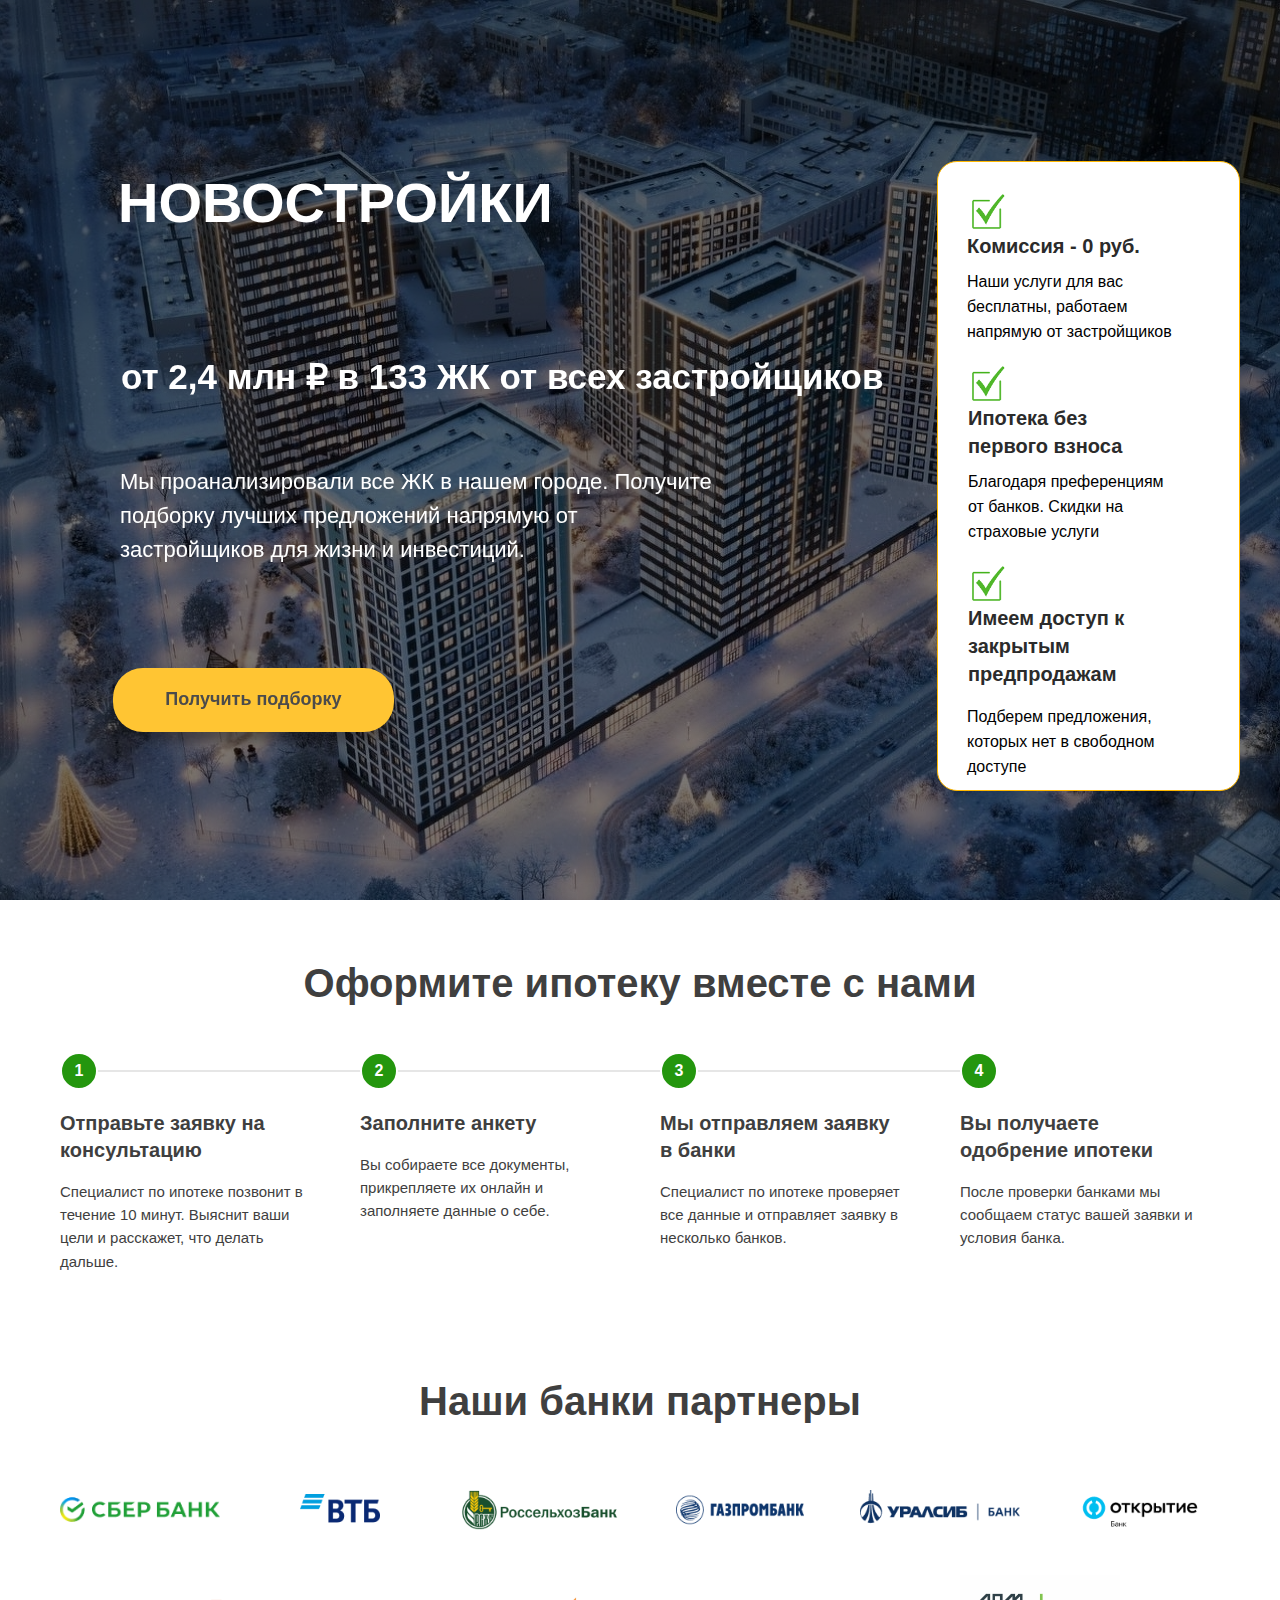
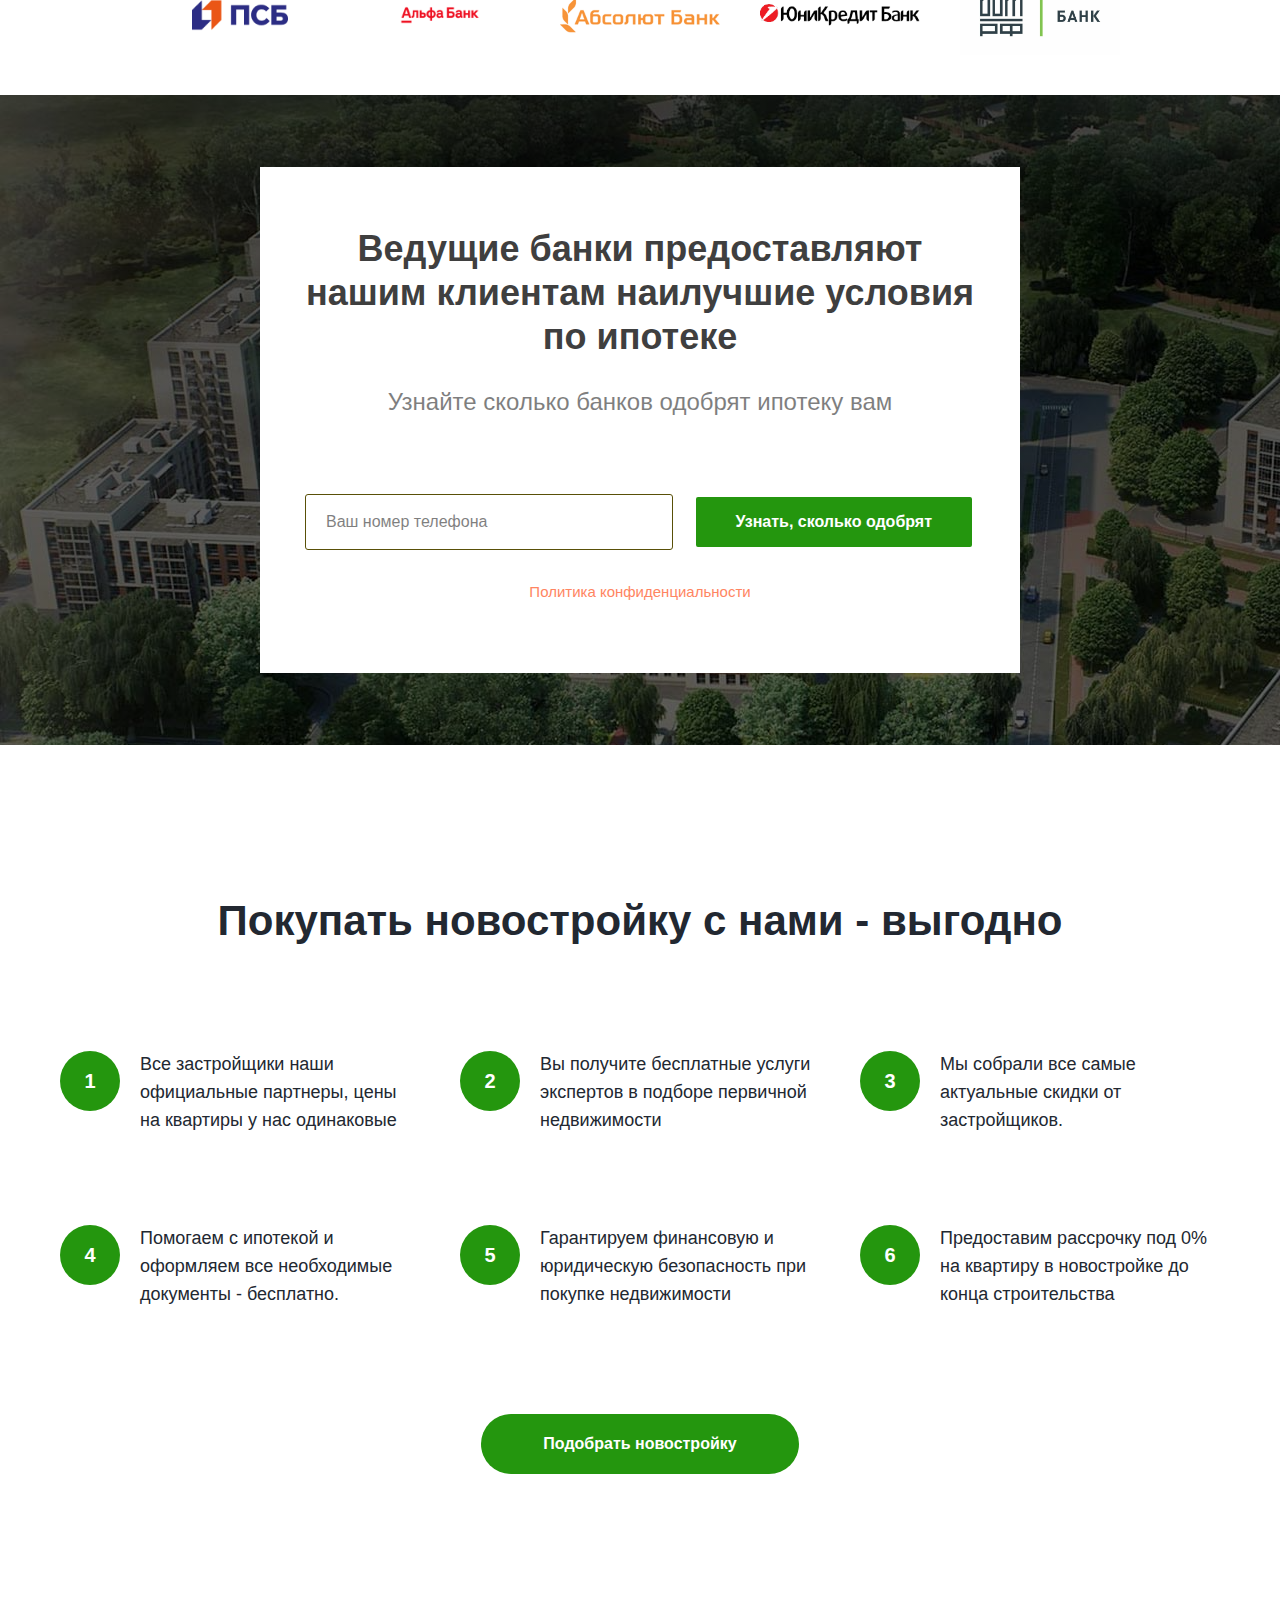
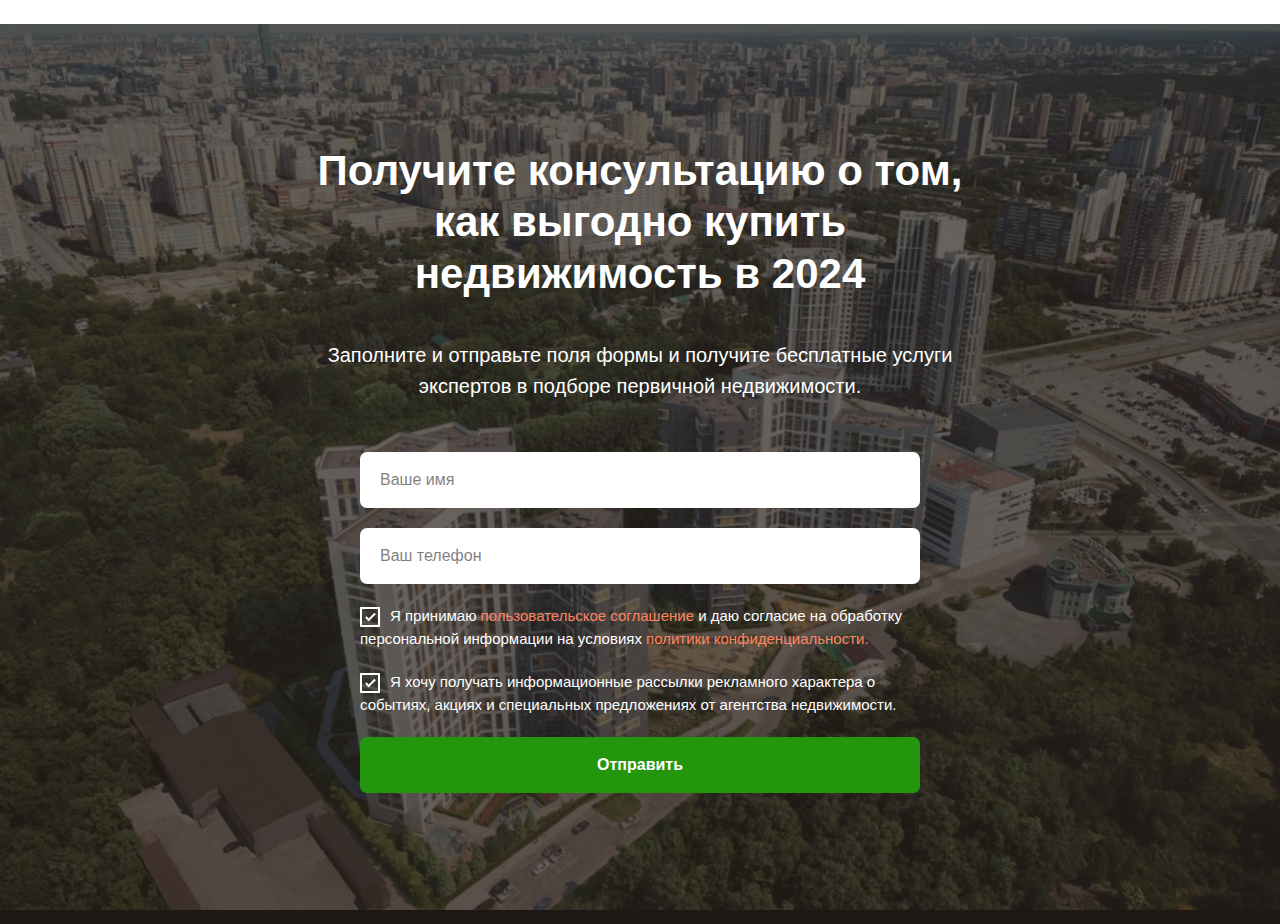
<file: page42249182.html>
<!DOCTYPE html>
<html>

<head>
  <meta charset="utf-8" />
  <meta http-equiv="Content-Type" content="text/html; charset=utf-8" />
  <meta name="viewport" content="width=device-width, initial-scale=1.0" />
  <title>Подбор новостроек</title>
  <meta name="description" content="Подберите новостройку" />
  <link rel="shortcut icon" href="/favicon.ico" type="image/x-icon" />
  <link rel="stylesheet" href="css/tilda-grid-3.0.min.css" type="text/css" media="all" onerror="this.loaderr='y';" />
  <link rel="stylesheet" href="css/tilda-blocks-page42249182.min.css?t=1707727682" type="text/css" media="all"
    onerror="this.loaderr='y';" />
  <link rel="stylesheet" href="css/tilda-animation-2.0.min.css" type="text/css" media="all"
    onerror="this.loaderr='y';" />
  <link rel="stylesheet" href="css/tilda-cards-1.0.min.css" type="text/css" media="all" onerror="this.loaderr='y';" />
  <link rel="stylesheet" href="css/tilda-forms-1.0.min.css" type="text/css" media="all" onerror="this.loaderr='y';" />
  <link rel="stylesheet" href="css/tilda-cover-1.0.min.css" type="text/css" media="all" onerror="this.loaderr='y';" />
  <link rel="stylesheet" href="css/tilda-popup-1.1.min.css" type="text/css" media="print" onload="this.media='all';"
    onerror="this.loaderr='y';" /><noscript>
    <link rel="stylesheet" href="css/tilda-popup-1.1.min.css" type="text/css" media="all" />
  </noscript>
  <link rel="stylesheet" href="css/highlight.min.css" type="text/css" media="all" onerror="this.loaderr='y';" />

  <script
    type="text/javascript">function t_onReady(func) {
        if (document.readyState != 'loading') {
          func();
        } else {
          document.addEventListener('DOMContentLoaded', func);
        }
      }
      function t_onFuncLoad(funcName, okFunc, time) {
        if (typeof window[funcName] === 'function') {
          okFunc();
        } else {
          setTimeout(function () {
            t_onFuncLoad(funcName, okFunc, time);
          }, (time || 100));
        }
      } function t396_initialScale(t) { t = document.getElementById("rec" + t); if (t) { t = t.querySelector(".t396__artboard"); if (t) { var e, r = document.documentElement.clientWidth, a = []; if (l = t.getAttribute("data-artboard-screens")) for (var l = l.split(","), i = 0; i < l.length; i++)a[i] = parseInt(l[i], 10); else a = [320, 480, 640, 960, 1200]; for (i = 0; i < a.length; i++) { var o = a[i]; o <= r && (e = o) } var n = "edit" === window.allrecords.getAttribute("data-tilda-mode"), d = "center" === t396_getFieldValue(t, "valign", e, a), u = "grid" === t396_getFieldValue(t, "upscale", e, a), c = t396_getFieldValue(t, "height_vh", e, a), g = t396_getFieldValue(t, "height", e, a), s = !!window.opr && !!window.opr.addons || !!window.opera || -1 !== navigator.userAgent.indexOf(" OPR/"); if (!n && d && !u && !c && g && !s) { for (var _ = parseFloat((r / e).toFixed(3)), f = [t, t.querySelector(".t396__carrier"), t.querySelector(".t396__filter")], i = 0; i < f.length; i++)f[i].style.height = Math.floor(parseInt(g, 10) * _) + "px"; t396_scaleInitial__getElementsToScale(t).forEach(function (t) { t.style.zoom = _ }) } } } } function t396_scaleInitial__getElementsToScale(t) { t = Array.prototype.slice.call(t.querySelectorAll(".t396__elem")); if (!t.length) return []; var e = []; return (t = t.filter(function (t) { t = t.closest('.t396__group[data-group-type-value="physical"]'); return !t || (-1 === e.indexOf(t) && e.push(t), !1) })).concat(e) } function t396_getFieldValue(t, e, r, a) { var l = a[a.length - 1], i = r === l ? t.getAttribute("data-artboard-" + e) : t.getAttribute("data-artboard-" + e + "-res-" + r); if (!i) for (var o = 0; o < a.length; o++) { var n = a[o]; if (!(n <= r) && (i = n === l ? t.getAttribute("data-artboard-" + e) : t.getAttribute("data-artboard-" + e + "-res-" + n))) break } return i }</script>

  <script src="js/tilda-t862-popupstepform-1.0.min.js" charset="utf-8" async onerror="this.loaderr='y';"></script>
  <script src="js/tilda-popup-1.0.min.js" charset="utf-8" async onerror="this.loaderr='y';"></script>



</head>

<body class="t-body" style="margin:0;"><!--allrecords-->
  <div id="allrecords" data-tilda-export="yes" class="t-records" data-hook="blocks-collection-content-node"
    data-tilda-project-id="836865" data-tilda-page-id="42249182" data-tilda-page-alias="vse_zhk"
    data-tilda-formskey="ae8d572b9107b664f98dcb005394edcb" data-tilda-lazy="yes" data-tilda-project-headcode="yes">
    <div id="rec682956181" class="r t-rec" data-animationappear="off" data-record-type="396"><!-- T396 -->
      <style>
        #rec682956181 .t396__artboard {
          min-height: 740px;
          height: 100vh;
          background-color: #ffffff;
        }

        #rec682956181 .t396__filter {
          min-height: 740px;
          height: 100vh;
          background-image: -webkit-gradient(linear, left top, left bottom, from(rgba(0, 0, 0, 0.6)), to(rgba(0, 0, 0, 0.5)));
          background-image: -webkit-linear-gradient(top, rgba(0, 0, 0, 0.6), rgba(0, 0, 0, 0.5));
          background-image: linear-gradient(to bottom, rgba(0, 0, 0, 0.6), rgba(0, 0, 0, 0.5));
          will-change: transform;
        }

        #rec682956181 .t396__carrier {
          min-height: 740px;
          height: 100vh;
          background-position: center top;
          background-attachment: scroll;
          background-image: url('images/tild6366-3236-4135-a131-323833323530__-__resize__20x__797675fe2946c8048ca3.jpeg');
          background-size: cover;
          background-repeat: no-repeat;
        }

        @media screen and (max-width: 1199px) {

          #rec682956181 .t396__artboard,
          #rec682956181 .t396__filter,
          #rec682956181 .t396__carrier {
            min-height: 700px;
          }

          #rec682956181 .t396__filter {}

          #rec682956181 .t396__carrier {
            background-attachment: scroll;
          }
        }

        @media screen and (max-width: 959px) {

          #rec682956181 .t396__artboard,
          #rec682956181 .t396__filter,
          #rec682956181 .t396__carrier {
            min-height: 1170px;
          }

          #rec682956181 .t396__filter {}

          #rec682956181 .t396__carrier {
            background-attachment: scroll;
          }
        }

        @media screen and (max-width: 639px) {

          #rec682956181 .t396__artboard,
          #rec682956181 .t396__filter,
          #rec682956181 .t396__carrier {
            min-height: 1160px;
          }

          #rec682956181 .t396__filter {}

          #rec682956181 .t396__carrier {
            background-attachment: scroll;
          }
        }

        @media screen and (max-width: 479px) {

          #rec682956181 .t396__artboard,
          #rec682956181 .t396__filter,
          #rec682956181 .t396__carrier {
            min-height: 1390px;
          }

          #rec682956181 .t396__filter {}

          #rec682956181 .t396__carrier {
            background-attachment: scroll;
          }
        }

        #rec682956181 .tn-elem[data-elem-id="1661324656789"] {
          z-index: 2;
          top: calc(50vh - 370px + 81px);
          left: calc(50% - 600px + 897px);
          width: 303px;
          height: 630px;
        }

        #rec682956181 .tn-elem[data-elem-id="1661324656789"] .tn-atom {
          border-width: 1px;
          border-radius: 20px;
          background-color: #ffffff;
          background-position: center center;
          border-color: #ffb800;
          border-style: solid;
        }

        @media screen and (max-width: 1199px) {
          #rec682956181 .tn-elem[data-elem-id="1661324656789"] {
            top: 60px;
            left: calc(50% - 480px + 635px);
          }
        }

        @media screen and (max-width: 959px) {
          #rec682956181 .tn-elem[data-elem-id="1661324656789"] {
            top: 500px;
            left: calc(50% - 320px + 147px);
            width: 344px;
            height: 561px;
          }
        }

        @media screen and (max-width: 639px) {
          #rec682956181 .tn-elem[data-elem-id="1661324656789"] {
            top: 512px;
            left: calc(50% - 240px + 67px);
          }
        }

        @media screen and (max-width: 479px) {
          #rec682956181 .tn-elem[data-elem-id="1661324656789"] {
            top: 680px;
            left: calc(50% - 160px + 8px);
            width: 301px;
            height: 622px;
          }
        }

        #rec682956181 .tn-elem[data-elem-id="1629275253576"] {
          color: #ffffff;
          z-index: 3;
          top: calc(50vh - 370px + 270px);
          left: calc(50% - 600px + 81px);
          width: 836px;
        }

        #rec682956181 .tn-elem[data-elem-id="1629275253576"] .tn-atom {
          color: #ffffff;
          font-size: 35px;
          font-family: 'FuturaPT', Arial, sans-serif;
          line-height: 1.55;
          font-weight: 600;
          background-position: center center;
          border-color: transparent;
          border-style: solid;
        }

        @media screen and (max-width: 1199px) {
          #rec682956181 .tn-elem[data-elem-id="1629275253576"] {
            top: 191px;
            left: calc(50% - 480px + 18px);
            width: 610px;
          }

          #rec682956181 .tn-elem[data-elem-id="1629275253576"] .tn-atom {
            font-size: 30px;
          }
        }

        @media screen and (max-width: 959px) {
          #rec682956181 .tn-elem[data-elem-id="1629275253576"] {
            top: 169px;
            left: calc(50% - 320px + 15px);
          }

          #rec682956181 .tn-elem[data-elem-id="1629275253576"] {
            text-align: center;
          }
        }

        @media screen and (max-width: 639px) {
          #rec682956181 .tn-elem[data-elem-id="1629275253576"] {
            top: 146px;
            left: calc(50% - 240px + 16px);
            width: 449px;
          }

          #rec682956181 .tn-elem[data-elem-id="1629275253576"] .tn-atom {
            font-size: 24px;
          }
        }

        @media screen and (max-width: 479px) {
          #rec682956181 .tn-elem[data-elem-id="1629275253576"] {
            top: 202px;
            left: calc(50% - 160px + 10px);
            width: 300px;
          }

          #rec682956181 .tn-elem[data-elem-id="1629275253576"] .tn-atom {
            font-size: 26px;
          }
        }

        #rec682956181 .tn-elem[data-elem-id="1629275149232"] {
          color: #ffffff;
          z-index: 4;
          top: calc(50vh - 370px + 80px);
          left: calc(50% - 600px + 78px);
          width: 743px;
        }

        #rec682956181 .tn-elem[data-elem-id="1629275149232"] .tn-atom {
          color: #ffffff;
          font-size: 56px;
          font-family: 'FuturaPT', Arial, sans-serif;
          line-height: 1.55;
          font-weight: 700;
          background-position: center center;
          border-color: transparent;
          border-style: solid;
        }

        @media screen and (max-width: 1199px) {
          #rec682956181 .tn-elem[data-elem-id="1629275149232"] {
            top: 49px;
            left: calc(50% - 480px + 18px);
            width: 581px;
          }

          #rec682956181 .tn-elem[data-elem-id="1629275149232"] .tn-atom {
            font-size: 46px;
          }
        }

        @media screen and (max-width: 959px) {
          #rec682956181 .tn-elem[data-elem-id="1629275149232"] {
            top: 27px;
            left: calc(50% - 320px + 29px);
          }

          #rec682956181 .tn-elem[data-elem-id="1629275149232"] {
            text-align: center;
          }
        }

        @media screen and (max-width: 639px) {
          #rec682956181 .tn-elem[data-elem-id="1629275149232"] {
            top: 34px;
            left: calc(50% - 240px + 12px);
            width: 456px;
          }

          #rec682956181 .tn-elem[data-elem-id="1629275149232"] .tn-atom {
            font-size: 36px;
          }
        }

        @media screen and (max-width: 479px) {
          #rec682956181 .tn-elem[data-elem-id="1629275149232"] {
            top: 80px;
            left: calc(50% - 160px + 11px);
            width: 299px;
          }

          #rec682956181 .tn-elem[data-elem-id="1629275149232"] .tn-atom {
            font-size: 34px;
          }
        }

        #rec682956181 .tn-elem[data-elem-id="1629276460918"] {
          color: #4b4b4b;
          text-align: center;
          z-index: 5;
          top: calc(50vh - 370px + 588px);
          left: calc(50% - 600px + 73px);
          width: 281px;
          height: 64px;
        }

        @media (min-width: 1200px) {
          #rec682956181 .tn-elem.t396__elem--anim-hidden[data-elem-id="1629276460918"] {
            opacity: 0;
          }
        }

        #rec682956181 .tn-elem[data-elem-id="1629276460918"] .tn-atom {
          color: #4b4b4b;
          font-size: 18px;
          font-family: 'FuturaPT', Arial, sans-serif;
          line-height: 1.55;
          font-weight: 600;
          border-radius: 30px;
          background-color: #ffc533;
          background-position: center center;
          border-color: transparent;
          border-style: solid;
          transition: background-color 0.2s ease-in-out, color 0.2s ease-in-out, border-color 0.2s ease-in-out;
          box-shadow: 0px 10px 10px 0px rgba(0, 0, 0, 0.3);
        }

        @media screen and (max-width: 1199px) {
          #rec682956181 .tn-elem[data-elem-id="1629276460918"] {
            top: 405px;
            left: calc(50% - 480px + 10px);
          }
        }

        @media screen and (max-width: 959px) {
          #rec682956181 .tn-elem[data-elem-id="1629276460918"] {
            top: 365px;
            left: calc(50% - 320px + 179px);
          }
        }

        @media screen and (max-width: 639px) {
          #rec682956181 .tn-elem[data-elem-id="1629276460918"] {
            top: 378px;
            left: calc(50% - 240px + 99px);
          }
        }

        @media screen and (max-width: 479px) {
          #rec682956181 .tn-elem[data-elem-id="1629276460918"] {
            top: 502px;
            left: calc(50% - 160px + 18px);
          }
        }

        #rec682956181 .tn-elem[data-elem-id="1629447249421"] {
          color: #ffffff;
          z-index: 6;
          top: calc(50vh - 370px + 563px);
          left: calc(50% - 600px + 80px);
          width: 369px;
        }

        #rec682956181 .tn-elem[data-elem-id="1629447249421"] .tn-atom {
          color: #ffffff;
          font-size: 18px;
          font-family: 'FuturaPT', Arial, sans-serif;
          line-height: 1.55;
          font-weight: 400;
          background-position: center center;
          border-color: transparent;
          border-style: solid;
        }

        @media screen and (max-width: 1199px) {
          #rec682956181 .tn-elem[data-elem-id="1629447249421"] {
            top: 489px;
            left: calc(50% - 480px + 11px);
            width: 359px;
          }
        }

        @media screen and (max-width: 959px) {
          #rec682956181 .tn-elem[data-elem-id="1629447249421"] {
            top: 436px;
            left: calc(50% - 320px + 60px);
            width: 520px;
          }

          #rec682956181 .tn-elem[data-elem-id="1629447249421"] {
            color: #ffffff;
            text-align: center;
          }

          #rec682956181 .tn-elem[data-elem-id="1629447249421"] .tn-atom {
            color: #ffffff;
            font-size: 12px;
          }
        }

        @media screen and (max-width: 639px) {
          #rec682956181 .tn-elem[data-elem-id="1629447249421"] {
            top: 450px;
            left: calc(50% - 240px + 9px);
            width: 460px;
          }

          #rec682956181 .tn-elem[data-elem-id="1629447249421"] .tn-atom {
            font-size: 12px;
          }
        }

        @media screen and (max-width: 479px) {
          #rec682956181 .tn-elem[data-elem-id="1629447249421"] {
            top: 574px;
            left: calc(50% - 160px + 52px);
            width: 220px;
          }

          #rec682956181 .tn-elem[data-elem-id="1629447249421"] .tn-atom {
            font-size: 12px;
          }
        }

        #rec682956181 .tn-elem[data-elem-id="1661325020889"] {
          color: #ffffff;
          z-index: 7;
          top: calc(50vh - 370px + 385px);
          left: calc(50% - 600px + 80px);
          width: 604px;
        }

        #rec682956181 .tn-elem[data-elem-id="1661325020889"] .tn-atom {
          color: #ffffff;
          font-size: 22px;
          font-family: 'FuturaPT', Arial, sans-serif;
          line-height: 1.55;
          font-weight: 400;
          background-position: center center;
          border-color: transparent;
          border-style: solid;
        }

        @media screen and (max-width: 1199px) {
          #rec682956181 .tn-elem[data-elem-id="1661325020889"] {
            top: 287px;
            left: calc(50% - 480px + 10px);
            width: 545px;
          }

          #rec682956181 .tn-elem[data-elem-id="1661325020889"] .tn-atom {
            font-size: 20px;
          }
        }

        @media screen and (max-width: 959px) {
          #rec682956181 .tn-elem[data-elem-id="1661325020889"] {
            top: 241px;
            left: calc(50% - 320px + 47px);
          }

          #rec682956181 .tn-elem[data-elem-id="1661325020889"] {
            text-align: center;
          }
        }

        @media screen and (max-width: 639px) {
          #rec682956181 .tn-elem[data-elem-id="1661325020889"] {
            top: 261px;
            left: calc(50% - 240px + 9px);
            width: 462px;
          }

          #rec682956181 .tn-elem[data-elem-id="1661325020889"] {
            color: #ffffff;
          }

          #rec682956181 .tn-elem[data-elem-id="1661325020889"] .tn-atom {
            color: #ffffff;
          }
        }

        @media screen and (max-width: 479px) {
          #rec682956181 .tn-elem[data-elem-id="1661325020889"] {
            top: 327px;
            left: calc(50% - 160px + 10px);
            width: 301px;
          }

          #rec682956181 .tn-elem[data-elem-id="1661325020889"] .tn-atom {
            font-size: 20px;
          }
        }

        #rec682956181 .tn-elem[data-elem-id="1661325418231"] {
          color: #2b2b2b;
          z-index: 8;
          top: calc(50vh - 370px + 152px);
          left: calc(50% - 600px + 927px);
          width: 220px;
        }

        #rec682956181 .tn-elem[data-elem-id="1661325418231"] .tn-atom {
          color: #2b2b2b;
          font-size: 20px;
          font-family: 'FuturaPT', Arial, sans-serif;
          line-height: 1.4;
          font-weight: 600;
          background-position: center center;
          border-color: transparent;
          border-style: solid;
        }

        @media screen and (max-width: 1199px) {
          #rec682956181 .tn-elem[data-elem-id="1661325418231"] {
            top: 132px;
            left: calc(50% - 480px + 680px);
          }
        }

        @media screen and (max-width: 959px) {
          #rec682956181 .tn-elem[data-elem-id="1661325418231"] {
            top: 572px;
            left: calc(50% - 320px + 192px);
          }
        }

        @media screen and (max-width: 639px) {
          #rec682956181 .tn-elem[data-elem-id="1661325418231"] {
            top: 585px;
            left: calc(50% - 240px + 112px);
          }
        }

        @media screen and (max-width: 479px) {
          #rec682956181 .tn-elem[data-elem-id="1661325418231"] {
            top: 752px;
            left: calc(50% - 160px + 53px);
          }
        }

        #rec682956181 .tn-elem[data-elem-id="1661330114778"] {
          color: #000000;
          z-index: 9;
          top: calc(50vh - 370px + 190px);
          left: calc(50% - 600px + 927px);
          width: 210px;
        }

        #rec682956181 .tn-elem[data-elem-id="1661330114778"] .tn-atom {
          color: #000000;
          font-size: 16px;
          font-family: 'FuturaPT', Arial, sans-serif;
          line-height: 1.55;
          font-weight: 400;
          background-position: center center;
          border-color: transparent;
          border-style: solid;
        }

        @media screen and (max-width: 1199px) {
          #rec682956181 .tn-elem[data-elem-id="1661330114778"] {
            top: 170px;
            left: calc(50% - 480px + 680px);
          }
        }

        @media screen and (max-width: 959px) {
          #rec682956181 .tn-elem[data-elem-id="1661330114778"] {
            top: 610px;
            left: calc(50% - 320px + 192px);
            width: 278px;
          }
        }

        @media screen and (max-width: 639px) {
          #rec682956181 .tn-elem[data-elem-id="1661330114778"] {
            top: 622px;
            left: calc(50% - 240px + 112px);
          }
        }

        @media screen and (max-width: 479px) {
          #rec682956181 .tn-elem[data-elem-id="1661330114778"] {
            top: 790px;
            left: calc(50% - 160px + 53px);
            width: 236px;
          }
        }

        #rec682956181 .tn-elem[data-elem-id="1661330287475"] {
          color: #2b2b2b;
          z-index: 10;
          top: calc(50vh - 370px + 324px);
          left: calc(50% - 600px + 928px);
          width: 180px;
        }

        #rec682956181 .tn-elem[data-elem-id="1661330287475"] .tn-atom {
          color: #2b2b2b;
          font-size: 20px;
          font-family: 'FuturaPT', Arial, sans-serif;
          line-height: 1.4;
          font-weight: 600;
          background-position: center center;
          border-color: transparent;
          border-style: solid;
        }

        @media screen and (max-width: 1199px) {
          #rec682956181 .tn-elem[data-elem-id="1661330287475"] {
            top: 304px;
            left: calc(50% - 480px + 681px);
          }
        }

        @media screen and (max-width: 959px) {
          #rec682956181 .tn-elem[data-elem-id="1661330287475"] {
            top: 720px;
            left: calc(50% - 320px + 193px);
          }
        }

        @media screen and (max-width: 639px) {
          #rec682956181 .tn-elem[data-elem-id="1661330287475"] {
            top: 732px;
            left: calc(50% - 240px + 113px);
          }
        }

        @media screen and (max-width: 479px) {
          #rec682956181 .tn-elem[data-elem-id="1661330287475"] {
            top: 925px;
            left: calc(50% - 160px + 55px);
          }
        }

        #rec682956181 .tn-elem[data-elem-id="1661330287480"] {
          color: #000000;
          z-index: 11;
          top: calc(50vh - 370px + 390px);
          left: calc(50% - 600px + 928px);
          width: 209px;
        }

        #rec682956181 .tn-elem[data-elem-id="1661330287480"] .tn-atom {
          color: #000000;
          font-size: 16px;
          font-family: 'FuturaPT', Arial, sans-serif;
          line-height: 1.55;
          font-weight: 400;
          background-position: center center;
          border-color: transparent;
          border-style: solid;
        }

        @media screen and (max-width: 1199px) {
          #rec682956181 .tn-elem[data-elem-id="1661330287480"] {
            top: 370px;
            left: calc(50% - 480px + 681px);
          }
        }

        @media screen and (max-width: 959px) {
          #rec682956181 .tn-elem[data-elem-id="1661330287480"] {
            top: 785px;
            left: calc(50% - 320px + 193px);
            width: 280px;
          }
        }

        @media screen and (max-width: 639px) {
          #rec682956181 .tn-elem[data-elem-id="1661330287480"] {
            top: 798px;
            left: calc(50% - 240px + 113px);
          }
        }

        @media screen and (max-width: 479px) {
          #rec682956181 .tn-elem[data-elem-id="1661330287480"] {
            top: 990px;
            left: calc(50% - 160px + 55px);
            width: 223px;
          }
        }

        #rec682956181 .tn-elem[data-elem-id="1661330714283"] {
          color: #2b2b2b;
          z-index: 12;
          top: calc(50vh - 370px + 524px);
          left: calc(50% - 600px + 928px);
          width: 234px;
        }

        #rec682956181 .tn-elem[data-elem-id="1661330714283"] .tn-atom {
          color: #2b2b2b;
          font-size: 20px;
          font-family: 'FuturaPT', Arial, sans-serif;
          line-height: 1.4;
          font-weight: 600;
          background-position: center center;
          border-color: transparent;
          border-style: solid;
        }

        @media screen and (max-width: 1199px) {
          #rec682956181 .tn-elem[data-elem-id="1661330714283"] {
            top: 504px;
            left: calc(50% - 480px + 681px);
          }
        }

        @media screen and (max-width: 959px) {
          #rec682956181 .tn-elem[data-elem-id="1661330714283"] {
            top: 903px;
            left: calc(50% - 320px + 193px);
          }
        }

        @media screen and (max-width: 639px) {
          #rec682956181 .tn-elem[data-elem-id="1661330714283"] {
            top: 908px;
            left: calc(50% - 240px + 113px);
          }
        }

        @media screen and (max-width: 479px) {
          #rec682956181 .tn-elem[data-elem-id="1661330714283"] {
            top: 1125px;
            left: calc(50% - 160px + 55px);
          }
        }

        #rec682956181 .tn-elem[data-elem-id="1661330714287"] {
          color: #000000;
          z-index: 13;
          top: calc(50vh - 370px + 625px);
          left: calc(50% - 600px + 927px);
          width: 212px;
        }

        #rec682956181 .tn-elem[data-elem-id="1661330714287"] .tn-atom {
          color: #000000;
          font-size: 16px;
          font-family: 'FuturaPT', Arial, sans-serif;
          line-height: 1.55;
          font-weight: 400;
          background-position: center center;
          border-color: transparent;
          border-style: solid;
        }

        @media screen and (max-width: 1199px) {
          #rec682956181 .tn-elem[data-elem-id="1661330714287"] {
            top: 570px;
            left: calc(50% - 480px + 681px);
          }
        }

        @media screen and (max-width: 959px) {
          #rec682956181 .tn-elem[data-elem-id="1661330714287"] {
            top: 970px;
            left: calc(50% - 320px + 193px);
            width: 247px;
          }
        }

        @media screen and (max-width: 639px) {
          #rec682956181 .tn-elem[data-elem-id="1661330714287"] {
            top: 975px;
            left: calc(50% - 240px + 113px);
          }
        }

        @media screen and (max-width: 479px) {
          #rec682956181 .tn-elem[data-elem-id="1661330714287"] {
            top: 1190px;
            left: calc(50% - 160px + 55px);
            width: 192px;
          }
        }

        #rec682956181 .tn-elem[data-elem-id="1661331555825"] {
          z-index: 14;
          top: calc(50vh - 370px + 112px);
          left: calc(50% - 600px + 927px);
          width: 40px;
          height: 40px;
        }

        #rec682956181 .tn-elem[data-elem-id="1661331555825"] .tn-atom {
          background-position: center center;
          background-size: cover;
          background-repeat: no-repeat;
          border-color: transparent;
          border-style: solid;
        }

        @media screen and (max-width: 1199px) {
          #rec682956181 .tn-elem[data-elem-id="1661331555825"] {
            top: 92px;
            left: calc(50% - 480px + 680px);
          }
        }

        @media screen and (max-width: 959px) {
          #rec682956181 .tn-elem[data-elem-id="1661331555825"] {
            top: 532px;
            left: calc(50% - 320px + 192px);
          }
        }

        @media screen and (max-width: 639px) {
          #rec682956181 .tn-elem[data-elem-id="1661331555825"] {
            top: 545px;
            left: calc(50% - 240px + 112px);
          }
        }

        @media screen and (max-width: 479px) {
          #rec682956181 .tn-elem[data-elem-id="1661331555825"] {
            top: 712px;
            left: calc(50% - 160px + 53px);
          }
        }

        #rec682956181 .tn-elem[data-elem-id="1661331566266"] {
          z-index: 15;
          top: calc(50vh - 370px + 284px);
          left: calc(50% - 600px + 927px);
          width: 40px;
          height: 40px;
        }

        #rec682956181 .tn-elem[data-elem-id="1661331566266"] .tn-atom {
          background-position: center center;
          background-size: cover;
          background-repeat: no-repeat;
          border-color: transparent;
          border-style: solid;
        }

        @media screen and (max-width: 1199px) {
          #rec682956181 .tn-elem[data-elem-id="1661331566266"] {
            top: 264px;
            left: calc(50% - 480px + 681px);
          }
        }

        @media screen and (max-width: 959px) {
          #rec682956181 .tn-elem[data-elem-id="1661331566266"] {
            top: 680px;
            left: calc(50% - 320px + 193px);
          }
        }

        @media screen and (max-width: 639px) {
          #rec682956181 .tn-elem[data-elem-id="1661331566266"] {
            top: 692px;
            left: calc(50% - 240px + 113px);
          }
        }

        @media screen and (max-width: 479px) {
          #rec682956181 .tn-elem[data-elem-id="1661331566266"] {
            top: 885px;
            left: calc(50% - 160px + 55px);
          }
        }

        #rec682956181 .tn-elem[data-elem-id="1661331579465"] {
          z-index: 16;
          top: calc(50vh - 370px + 484px);
          left: calc(50% - 600px + 927px);
          width: 40px;
          height: 40px;
        }

        #rec682956181 .tn-elem[data-elem-id="1661331579465"] .tn-atom {
          background-position: center center;
          background-size: cover;
          background-repeat: no-repeat;
          border-color: transparent;
          border-style: solid;
        }

        @media screen and (max-width: 1199px) {
          #rec682956181 .tn-elem[data-elem-id="1661331579465"] {
            top: 464px;
            left: calc(50% - 480px + 681px);
          }
        }

        @media screen and (max-width: 959px) {
          #rec682956181 .tn-elem[data-elem-id="1661331579465"] {
            top: 857px;
            left: calc(50% - 320px + 192px);
          }
        }

        @media screen and (max-width: 639px) {
          #rec682956181 .tn-elem[data-elem-id="1661331579465"] {
            top: 868px;
            left: calc(50% - 240px + 113px);
          }
        }

        @media screen and (max-width: 479px) {
          #rec682956181 .tn-elem[data-elem-id="1661331579465"] {
            top: 1085px;
            left: calc(50% - 160px + 55px);
          }
        }
      </style>
      <div class='t396'>
        <div class="t396__artboard" data-artboard-recid="682956181" data-artboard-screens="320,480,640,960,1200"
          data-artboard-height="740" data-artboard-valign="center" data-artboard-height_vh="100"
          data-artboard-upscale="grid" data-artboard-height-res-320="1390" data-artboard-height-res-480="1160"
          data-artboard-height-res-640="1170" data-artboard-height-res-960="700">
          <div class="t396__carrier t-bgimg" data-artboard-recid="682956181"
            data-original="images/tild6366-3236-4135-a131-323833323530__797675fe2946c8048ca3.jpeg"><img width="100%"
              src="./images/tild6366-3236-4135-a131-323833323530__797675fe2946c8048ca3.jpeg"></div>
          <div class="t396__filter" data-artboard-recid="682956181"></div>
          <div class='t396__elem tn-elem tn-elem__6829561811661324656789' data-elem-id='1661324656789'
            data-elem-type='shape' data-field-top-value="81" data-field-left-value="897" data-field-height-value="630"
            data-field-width-value="303" data-field-axisy-value="top" data-field-axisx-value="left"
            data-field-container-value="grid" data-field-topunits-value="px" data-field-leftunits-value="px"
            data-field-heightunits-value="px" data-field-widthunits-value="px" data-field-top-res-320-value="680"
            data-field-left-res-320-value="8" data-field-height-res-320-value="622" data-field-width-res-320-value="301"
            data-field-top-res-480-value="512" data-field-left-res-480-value="67" data-field-top-res-640-value="500"
            data-field-left-res-640-value="147" data-field-height-res-640-value="561"
            data-field-width-res-640-value="344" data-field-top-res-960-value="60" data-field-left-res-960-value="635">
            <div class='tn-atom'></div>
          </div>
          <div class='t396__elem tn-elem tn-elem__6829561811629275253576' data-elem-id='1629275253576'
            data-elem-type='text' data-field-top-value="270" data-field-left-value="81" data-field-width-value="836"
            data-field-axisy-value="top" data-field-axisx-value="left" data-field-container-value="grid"
            data-field-topunits-value="px" data-field-leftunits-value="px" data-field-heightunits-value=""
            data-field-widthunits-value="px" data-field-top-res-320-value="202" data-field-left-res-320-value="10"
            data-field-width-res-320-value="300" data-field-top-res-480-value="146" data-field-left-res-480-value="16"
            data-field-width-res-480-value="449" data-field-top-res-640-value="169" data-field-left-res-640-value="15"
            data-field-top-res-960-value="191" data-field-left-res-960-value="18" data-field-width-res-960-value="610">
            <div class='tn-atom' field='tn_text_1629275253576'>от 2,4 млн ₽ в 133 ЖК от всех застройщиков</div>
          </div>
          <div class='t396__elem tn-elem tn-elem__6829561811629275149232' data-elem-id='1629275149232'
            data-elem-type='text' data-field-top-value="80" data-field-left-value="78" data-field-width-value="743"
            data-field-axisy-value="top" data-field-axisx-value="left" data-field-container-value="grid"
            data-field-topunits-value="px" data-field-leftunits-value="px" data-field-heightunits-value=""
            data-field-widthunits-value="px" data-field-top-res-320-value="80" data-field-left-res-320-value="11"
            data-field-width-res-320-value="299" data-field-top-res-480-value="34" data-field-left-res-480-value="12"
            data-field-width-res-480-value="456" data-field-top-res-640-value="27" data-field-left-res-640-value="29"
            data-field-top-res-960-value="49" data-field-left-res-960-value="18" data-field-width-res-960-value="581">
            <div class='tn-atom' field='tn_text_1629275149232'>НОВОСТРОЙКИ</div>
          </div>
          <div class='t396__elem tn-elem tn-elem__6829561811629276460918 ' data-elem-id='1629276460918'
            data-elem-type='button' data-field-top-value="588" data-field-left-value="73" data-field-height-value="64"
            data-field-width-value="281" data-field-axisy-value="top" data-field-axisx-value="left"
            data-field-container-value="grid" data-field-topunits-value="px" data-field-leftunits-value="px"
            data-field-heightunits-value="px" data-field-widthunits-value="px" data-animate-sbs-event="blockintoview"
            data-animate-sbs-trg="1" data-animate-sbs-trgofst="0" data-animate-sbs-loop="loop"
            data-animate-sbs-opts="[{'ti':'0','mx':'0','my':'0','sx':'1','sy':'1','op':'1','ro':'0','bl':'0','ea':'','dt':'0'},{'ti':'1000','mx':'0','my':'0','sx':1.05,'sy':1.05,'op':'1','ro':'0','bl':'0','ea':'','dt':'0'},{'ti':'1000','mx':'0','my':'0','sx':1,'sy':1,'op':'1','ro':'0','bl':'0','ea':'','dt':'0'}]"
            data-field-top-res-320-value="502" data-field-left-res-320-value="18" data-field-top-res-480-value="378"
            data-field-left-res-480-value="99" data-field-top-res-640-value="365" data-field-left-res-640-value="179"
            data-field-top-res-960-value="405" data-field-left-res-960-value="10"><a class='tn-atom'
              href="#popup:qvizopros">Получить подборку</a></div>
          <div class='t396__elem tn-elem tn-elem__6829561811629447249421' data-elem-id='1629447249421'
            data-elem-type='text' data-field-top-value="563" data-field-left-value="80" data-field-width-value="369"
            data-field-axisy-value="top" data-field-axisx-value="left" data-field-container-value="grid"
            data-field-topunits-value="px" data-field-leftunits-value="px" data-field-heightunits-value=""
            data-field-widthunits-value="px" data-field-top-res-320-value="574" data-field-left-res-320-value="52"
            data-field-width-res-320-value="220" data-field-top-res-480-value="450" data-field-left-res-480-value="9"
            data-field-width-res-480-value="460" data-field-top-res-640-value="436" data-field-left-res-640-value="60"
            data-field-width-res-640-value="520" data-field-top-res-960-value="489" data-field-left-res-960-value="11"
            data-field-width-res-960-value="359">
            <div class='tn-atom' field='tn_text_1629447249421'></div>
          </div>
          <div class='t396__elem tn-elem tn-elem__6829561811661325020889' data-elem-id='1661325020889'
            data-elem-type='text' data-field-top-value="385" data-field-left-value="80" data-field-width-value="604"
            data-field-axisy-value="top" data-field-axisx-value="left" data-field-container-value="grid"
            data-field-topunits-value="px" data-field-leftunits-value="px" data-field-heightunits-value=""
            data-field-widthunits-value="px" data-field-top-res-320-value="327" data-field-left-res-320-value="10"
            data-field-width-res-320-value="301" data-field-top-res-480-value="261" data-field-left-res-480-value="9"
            data-field-width-res-480-value="462" data-field-top-res-640-value="241" data-field-left-res-640-value="47"
            data-field-top-res-960-value="287" data-field-left-res-960-value="10" data-field-width-res-960-value="545">
            <div class='tn-atom' field='tn_text_1661325020889'>Мы проанализировали все ЖК в нашем городе. Получите
              подборку лучших предложений напрямую от застройщиков для жизни и инвестиций.</div>
          </div>
          <div class='t396__elem tn-elem tn-elem__6829561811661325418231' data-elem-id='1661325418231'
            data-elem-type='text' data-field-top-value="152" data-field-left-value="927" data-field-width-value="220"
            data-field-axisy-value="top" data-field-axisx-value="left" data-field-container-value="grid"
            data-field-topunits-value="px" data-field-leftunits-value="px" data-field-heightunits-value=""
            data-field-widthunits-value="px" data-field-top-res-320-value="752" data-field-left-res-320-value="53"
            data-field-top-res-480-value="585" data-field-left-res-480-value="112" data-field-top-res-640-value="572"
            data-field-left-res-640-value="192" data-field-top-res-960-value="132" data-field-left-res-960-value="680">
            <div class='tn-atom' field='tn_text_1661325418231'>Комиссия - 0 руб.</div>
          </div>
          <div class='t396__elem tn-elem tn-elem__6829561811661330114778' data-elem-id='1661330114778'
            data-elem-type='text' data-field-top-value="190" data-field-left-value="927" data-field-width-value="210"
            data-field-axisy-value="top" data-field-axisx-value="left" data-field-container-value="grid"
            data-field-topunits-value="px" data-field-leftunits-value="px" data-field-heightunits-value=""
            data-field-widthunits-value="px" data-field-top-res-320-value="790" data-field-left-res-320-value="53"
            data-field-width-res-320-value="236" data-field-top-res-480-value="622" data-field-left-res-480-value="112"
            data-field-top-res-640-value="610" data-field-left-res-640-value="192" data-field-width-res-640-value="278"
            data-field-top-res-960-value="170" data-field-left-res-960-value="680">
            <div class='tn-atom' field='tn_text_1661330114778'>Наши услуги для вас бесплатны, работаем напрямую от
              застройщиков</div>
          </div>
          <div class='t396__elem tn-elem tn-elem__6829561811661330287475' data-elem-id='1661330287475'
            data-elem-type='text' data-field-top-value="324" data-field-left-value="928" data-field-width-value="180"
            data-field-axisy-value="top" data-field-axisx-value="left" data-field-container-value="grid"
            data-field-topunits-value="px" data-field-leftunits-value="px" data-field-heightunits-value=""
            data-field-widthunits-value="px" data-field-top-res-320-value="925" data-field-left-res-320-value="55"
            data-field-top-res-480-value="732" data-field-left-res-480-value="113" data-field-top-res-640-value="720"
            data-field-left-res-640-value="193" data-field-top-res-960-value="304" data-field-left-res-960-value="681">
            <div class='tn-atom' field='tn_text_1661330287475'>Ипотека без первого взноса</div>
          </div>
          <div class='t396__elem tn-elem tn-elem__6829561811661330287480' data-elem-id='1661330287480'
            data-elem-type='text' data-field-top-value="390" data-field-left-value="928" data-field-width-value="209"
            data-field-axisy-value="top" data-field-axisx-value="left" data-field-container-value="grid"
            data-field-topunits-value="px" data-field-leftunits-value="px" data-field-heightunits-value=""
            data-field-widthunits-value="px" data-field-top-res-320-value="990" data-field-left-res-320-value="55"
            data-field-width-res-320-value="223" data-field-top-res-480-value="798" data-field-left-res-480-value="113"
            data-field-top-res-640-value="785" data-field-left-res-640-value="193" data-field-width-res-640-value="280"
            data-field-top-res-960-value="370" data-field-left-res-960-value="681">
            <div class='tn-atom' field='tn_text_1661330287480'>Благодаря преференциям от банков. Скидки на страховые
              услуги</div>
          </div>
          <div class='t396__elem tn-elem tn-elem__6829561811661330714283' data-elem-id='1661330714283'
            data-elem-type='text' data-field-top-value="524" data-field-left-value="928" data-field-width-value="234"
            data-field-axisy-value="top" data-field-axisx-value="left" data-field-container-value="grid"
            data-field-topunits-value="px" data-field-leftunits-value="px" data-field-heightunits-value=""
            data-field-widthunits-value="px" data-field-top-res-320-value="1125" data-field-left-res-320-value="55"
            data-field-top-res-480-value="908" data-field-left-res-480-value="113" data-field-top-res-640-value="903"
            data-field-left-res-640-value="193" data-field-top-res-960-value="504" data-field-left-res-960-value="681">
            <div class='tn-atom' field='tn_text_1661330714283'>Имеем доступ к закрытым предпродажам</div>
          </div>
          <div class='t396__elem tn-elem tn-elem__6829561811661330714287' data-elem-id='1661330714287'
            data-elem-type='text' data-field-top-value="625" data-field-left-value="927" data-field-width-value="212"
            data-field-axisy-value="top" data-field-axisx-value="left" data-field-container-value="grid"
            data-field-topunits-value="px" data-field-leftunits-value="px" data-field-heightunits-value=""
            data-field-widthunits-value="px" data-field-top-res-320-value="1190" data-field-left-res-320-value="55"
            data-field-width-res-320-value="192" data-field-top-res-480-value="975" data-field-left-res-480-value="113"
            data-field-top-res-640-value="970" data-field-left-res-640-value="193" data-field-width-res-640-value="247"
            data-field-top-res-960-value="570" data-field-left-res-960-value="681">
            <div class='tn-atom' field='tn_text_1661330714287'>Подберем предложения, которых нет в свободном доступе
            </div>
          </div>
          <div class='t396__elem tn-elem tn-elem__6829561811661331555825' data-elem-id='1661331555825'
            data-elem-type='shape' data-field-top-value="112" data-field-left-value="927" data-field-height-value="40"
            data-field-width-value="40" data-field-axisy-value="top" data-field-axisx-value="left"
            data-field-container-value="grid" data-field-topunits-value="px" data-field-leftunits-value="px"
            data-field-heightunits-value="px" data-field-widthunits-value="px" data-field-top-res-320-value="712"
            data-field-left-res-320-value="53" data-field-top-res-480-value="545" data-field-left-res-480-value="112"
            data-field-top-res-640-value="532" data-field-left-res-640-value="192" data-field-top-res-960-value="92"
            data-field-left-res-960-value="680">
            <div class='tn-atom t-bgimg' data-original="images/check.png"><img width="40" src="./images/check.png">
            </div>
          </div>
          <div class='t396__elem tn-elem tn-elem__6829561811661331566266' data-elem-id='1661331566266'
            data-elem-type='shape' data-field-top-value="284" data-field-left-value="927" data-field-height-value="40"
            data-field-width-value="40" data-field-axisy-value="top" data-field-axisx-value="left"
            data-field-container-value="grid" data-field-topunits-value="px" data-field-leftunits-value="px"
            data-field-heightunits-value="px" data-field-widthunits-value="px" data-field-top-res-320-value="885"
            data-field-left-res-320-value="55" data-field-top-res-480-value="692" data-field-left-res-480-value="113"
            data-field-top-res-640-value="680" data-field-left-res-640-value="193" data-field-top-res-960-value="264"
            data-field-left-res-960-value="681">
            <div class='tn-atom t-bgimg' data-original="images/check.png"><img width="40" src="./images/check.png">
            </div>
          </div>
          <div class='t396__elem tn-elem tn-elem__6829561811661331579465' data-elem-id='1661331579465'
            data-elem-type='shape' data-field-top-value="484" data-field-left-value="927" data-field-height-value="40"
            data-field-width-value="40" data-field-axisy-value="top" data-field-axisx-value="left"
            data-field-container-value="grid" data-field-topunits-value="px" data-field-leftunits-value="px"
            data-field-heightunits-value="px" data-field-widthunits-value="px" data-field-top-res-320-value="1085"
            data-field-left-res-320-value="55" data-field-top-res-480-value="868" data-field-left-res-480-value="113"
            data-field-top-res-640-value="857" data-field-left-res-640-value="192" data-field-top-res-960-value="464"
            data-field-left-res-960-value="681">
            <div class='tn-atom t-bgimg' data-original="images/check.png"><img width="40" src="./images/check.png">
            </div>
          </div>
        </div>
      </div>

    </div>
    <div id="rec682956183" class="r t-rec t-rec_pt_60 t-rec_pb_15" style="padding-top:60px;padding-bottom:15px; "
      data-record-type="60"><!-- T050 -->
      <div class="t050">
        <div class="t-container t-align_center">
          <div class="t-col t-col_10 t-prefix_1">
            <div class="t050__title t-title t-title_xxl" field="title">
              <div style="font-size:40px;" data-customstyle="yes"><span style="font-weight: 600;">Оформите ипотеку
                  вместе с нами</span></div>
            </div>
          </div>
        </div>
      </div>
      <style>
        #rec682956183 .t050__uptitle {
          text-transform: uppercase;
        }

        #rec682956183 .t050__title {
          color: #3f3f3f;
        }
      </style>
    </div>
    <div id="rec682956184" class="r t-rec t-rec_pt_30 t-rec_pb_90" style="padding-top:30px;padding-bottom:90px; "
      data-animationappear="off" data-record-type="563"><!-- T563 -->
      <div class="t563">
        <div class="t-container">
          <div class="t563__col t-item t-col t-col_3">
            <div class="t563__numberwrapper">
              <div class="t563__number" style=" border-width: 2px; background: #24960e;">
                <div class="t563__digit t-name t-name_xs">1</div>
              </div>
              <div class="t563__line" style="height: 2px; background-color: #e6e6e6;"></div>
              <div class="t563__line_mobile" style="width: 2px; background-color: #e6e6e6;"></div>
            </div>
            <div class="t563__textwrapper t-align_left">
              <div class="t563__title t-name t-name_md" field="title">Отправьте заявку на консультацию</div>
              <div class="t563__text t-text t-text_xs" field="descr">Специалист по ипотеке позвонит в течение 10 минут.
                Выяснит ваши цели и расскажет, что делать дальше.</div>
            </div>
          </div>
          <div class="t563__col t-item t-col t-col_3">
            <div class="t563__numberwrapper">
              <div class="t563__number" style=" border-width: 2px; background: #24960e;">
                <div class="t563__digit t-name t-name_xs">2</div>
              </div>
              <div class="t563__line" style="height: 2px; background-color: #e6e6e6;"></div>
              <div class="t563__line_mobile" style="width: 2px; background-color: #e6e6e6;"></div>
            </div>
            <div class="t563__textwrapper t-align_left">
              <div class="t563__title t-name t-name_md" field="title2">Заполните анкету</div>
              <div class="t563__text t-text t-text_xs" field="descr2">Вы собираете все документы, прикрепляете их онлайн
                и заполняете данные о себе.</div>
            </div>
          </div>
          <div class="t563__col t-item t-col t-col_3">
            <div class="t563__numberwrapper">
              <div class="t563__number" style=" border-width: 2px; background: #24960e;">
                <div class="t563__digit t-name t-name_xs">3</div>
              </div>
              <div class="t563__line" style="height: 2px; background-color: #e6e6e6;"></div>
              <div class="t563__line_mobile" style="width: 2px; background-color: #e6e6e6;"></div>
            </div>
            <div class="t563__textwrapper t-align_left">
              <div class="t563__title t-name t-name_md" field="title3">Мы отправляем заявку<br />в банки</div>
              <div class="t563__text t-text t-text_xs" field="descr3">Специалист по ипотеке проверяет все данные и
                отправляет заявку в несколько банков.</div>
            </div>
          </div>
          <div class="t563__col t-item t-col t-col_3">
            <div class="t563__numberwrapper">
              <div class="t563__number" style=" border-width: 2px; background: #24960e;">
                <div class="t563__digit t-name t-name_xs">4</div>
              </div>
              <div class="t563__line" style="height: 2px; background-color: #e6e6e6;"></div>
              <div class="t563__line_mobile" style="width: 2px; background-color: #e6e6e6;"></div>
            </div>
            <div class="t563__textwrapper t-align_left">
              <div class="t563__title t-name t-name_md" field="title4">Вы получаете<br />одобрение ипотеки</div>
              <div class="t563__text t-text t-text_xs" field="descr4">После проверки банками мы сообщаем статус вашей
                заявки и условия банка.</div>
            </div>
          </div>
        </div>
      </div>
      <style>
        #rec682956184 .t563__title {
          color: #3f3f3f;
        }

        #rec682956184 .t563__text {
          color: #3f3f3f;
        }
      </style>
    </div>
    <div id="rec682956185" class="r t-rec t-rec_pt_15 t-rec_pb_15" style="padding-top:15px;padding-bottom:15px; "
      data-record-type="60"><!-- T050 -->
      <div class="t050">
        <div class="t-container t-align_center">
          <div class="t-col t-col_10 t-prefix_1">
            <div class="t050__title t-title t-title_xxl" field="title">
              <div style="font-size:40px;" data-customstyle="yes"><span style="font-weight: 600;">Наши банки
                  партнеры</span></div>
            </div>
          </div>
        </div>
      </div>
      <style>
        #rec682956185 .t050__uptitle {
          text-transform: uppercase;
        }

        #rec682956185 .t050__title {
          color: #3f3f3f;
        }
      </style>
    </div>
    <div id="rec682956186" class="r t-rec t-rec_pt_30 t-rec_pb_15" style="padding-top:30px;padding-bottom:15px; "
      data-animationappear="off" data-record-type="594"><!-- t594 -->
      <div class="t594">
        <div class="t594__container t-card__container t-container">
          <div class="t-col t-card__col t-card__col_withoutbtn t594__item t594__item_6-in-row"><img
              class="t594__img t-img " src="./images/tild3230-6462-4465-a334-646132666335__photo.png"
              data-original="images/tild3230-6462-4465-a334-646132666335__photo.png" imgfield="li_img__1481203544538"
              style="max-width:300px;" alt=""></div>
          <div class="t-col t-card__col t-card__col_withoutbtn t594__item t594__item_6-in-row"><img
              class="t594__img t-img " src="images/tild3935-6263-4165-b866-633435633432__vtb.png"
              data-original="images/tild3935-6263-4165-b866-633435633432__vtb.png" imgfield="li_img__1517809062256"
              style="max-width:300px;" alt=""></div>
          <div class="t-col t-card__col t-card__col_withoutbtn t594__item t594__item_6-in-row"><img
              class="t594__img t-img " src="images/tild3838-6336-4633-a266-386561323563__rosselhoz.png"
              data-original="images/tild3838-6336-4633-a266-386561323563__rosselhoz.png"
              imgfield="li_img__1481205874086" style="max-width:300px;" alt=""></div>
          <div class="t-col t-card__col t-card__col_withoutbtn t594__item t594__item_6-in-row"><img
              class="t594__img t-img " src="images/tild3332-6231-4264-b132-333465336565__gazprom.png"
              data-original="images/tild3332-6231-4264-b132-333465336565__gazprom.png" imgfield="li_img__1481205139575"
              style="max-width:300px;" alt=""></div>
          <div class="t-col t-card__col t-card__col_withoutbtn t594__item t594__item_6-in-row"><img
              class="t594__img t-img " src="images/tild6264-3031-4762-b638-306664656563__uralsib.png"
              data-original="images/tild6264-3031-4762-b638-306664656563__uralsib.png" imgfield="li_img__1514182402319"
              style="max-width:300px;" alt=""></div>
          <div class="t-col t-card__col t-card__col_withoutbtn t594__item t594__item_6-in-row"><img
              class="t594__img t-img " src="images/tild3032-3131-4935-a366-616632343061__otkritie.png"
              data-original="images/tild3032-3131-4935-a366-616632343061__otkritie.png" imgfield="li_img__1481205877302"
              style="max-width:300px;" alt=""></div>
          <div class="t-col t-card__col t-card__col_withoutbtn t594__item t594__item_6-in-row"><img
              class="t594__img t-img " src="images/tild6661-3531-4161-a631-303637373239__promsvyaz.png"
              data-original="images/tild6661-3531-4161-a631-303637373239__promsvyaz.png"
              imgfield="li_img__1514182501445" style="max-width:300px;" alt=""></div>
          <div class="t-col t-card__col t-card__col_withoutbtn t594__item t594__item_6-in-row"><img
              class="t594__img t-img " src="images/tild6335-6631-4164-a133-613135653039__logo-ogp.png"
              data-original="images/tild6335-6631-4164-a133-613135653039__logo-ogp.png" imgfield="li_img__1638247945612"
              style="max-width:300px;" alt=""></div>
          <div class="t-col t-card__col t-card__col_withoutbtn t594__item t594__item_6-in-row"><img
              class="t594__img t-img " src="images/tild6535-6636-4766-a535-376130643133__absolut_bank.png"
              data-original="images/tild6535-6636-4766-a535-376130643133__absolut_bank.png"
              imgfield="li_img__1638248122451" style="max-width:300px;" alt=""></div>
          <div class="t-col t-card__col t-card__col_withoutbtn t594__item t594__item_6-in-row"><img
              class="t594__img t-img " src="images/tild3031-3464-4363-b233-373138623362____.png"
              data-original="images/tild3031-3464-4363-b233-373138623362____.png" imgfield="li_img__1638248159842"
              style="max-width:300px;" alt=""></div>
          <div class="t-col t-card__col t-card__col_withoutbtn t594__item t594__item_6-in-row"><img
              class="t594__img t-img " src="images/tild6332-3430-4832-b830-393062383935__dom_rf_bank_logo_gor.jpg"
              data-original="images/tild6332-3430-4832-b830-393062383935__dom_rf_bank_logo_gor.jpg"
              imgfield="li_img__1638248020555" style="max-width:300px;" alt=""></div>
        </div>
      </div>

    </div>
    <div id="rec682956188" class="r t-rec" data-animationappear="off" data-record-type="722">
      <!-- t722 --><!-- cover -->
      <div class="t-cover" id="recorddiv682956188" bgimgfield="img"
        style="height:650px; background-image:url('images/tild3236-3238-4332-b135-306663646437__-__resize__20x__fon3.jpg');">
        <div class="t-cover__carrier" id="coverCarry682956188" data-content-cover-id="682956188"
          data-content-cover-bg="images/tild3236-3238-4332-b135-306663646437__fon3.jpg" data-display-changed="true"
          data-content-cover-height="650px" data-content-cover-parallax=""
          style="height:650px;background-attachment:scroll; " itemscope itemtype="http://schema.org/ImageObject">
          <img src="./images/tild3236-3238-4332-b135-306663646437__fon3.jpg">
        </div>
        <div class="t-cover__filter"
          style="height:650px;background-image: -moz-linear-gradient(top, rgba(0,0,0,0.70), rgba(0,0,0,0.60));background-image: -webkit-linear-gradient(top, rgba(0,0,0,0.70), rgba(0,0,0,0.60));background-image: -o-linear-gradient(top, rgba(0,0,0,0.70), rgba(0,0,0,0.60));background-image: -ms-linear-gradient(top, rgba(0,0,0,0.70), rgba(0,0,0,0.60));background-image: linear-gradient(top, rgba(0,0,0,0.70), rgba(0,0,0,0.60));filter: progid:DXImageTransform.Microsoft.gradient(startColorStr='#4c000000', endColorstr='#66000000');">
        </div>
        <div class="t722">
          <div class="t-container">
            <div class="t-width t-width_8 t722__mainblock">
              <div class="t-cover__wrapper t-valign_middle" style="height:650px; position: relative;z-index: 1;">
                <div class="t722__mainwrapper" data-hook-content="covercontent">
                  <div class="t722__content" style="background-color: #ffffff;">
                    <div class="t722__textwrapper">
                      <div class="t722__title t-title t-title_xs t-margin_auto" field="title">
                        <div style="font-size: 36px;" data-customstyle="yes"><span
                            style="color: rgb(63, 63, 63);">Ведущие банки предоставляют нашим клиентам наилучшие условия
                            по ипотеке</span></div>
                      </div>
                      <div class="t722__descr t-descr t-descr_xl t-margin_auto" field="descr">
                        <div style="color:#000000;" data-customstyle="yes">Узнайте сколько банков одобрят ипотеку вам
                        </div>
                      </div>
                    </div>
                    <div>
                      <form id="form682956188" name='form682956188' role="form" action='/sendmessage' method='POST'
                        data-formactiontype="2" data-inputbox=".t-input-group"
                        class="t-form js-form-proccess t-form_inputs-total_1 " data-success-callback="t722_onSuccess">
                        <input type="hidden" name="formName" id="formName" value="Узнайте сколько банков одобрят ипотеку вам" />
                        <input type="hidden" name="sub1" id="sub1" value="" />
                        <input type="hidden" name="keyword" id="keyword" value="" />
                        <input type="hidden" name="gclid" id="gclid" value="" />
                        <div class="js-successbox t-form__successbox t-text t-text_md" aria-live="polite"
                          style="display:none;"></div>
                        <div class="t-form__inputsbox">
                          <div class="t-input-group t-input-group_ph " data-input-lid="1496404991787"
                            data-field-type="ph">
                            <div class="t-input-block "
                              style="border-radius: 3px; -moz-border-radius: 3px; -webkit-border-radius: 3px;"><input
                                type="tel" autocomplete="tel" name="phone" id="input_1496404991787" required
                                class="t-input js-tilda-rule " value="" placeholder="Ваш номер телефона"
                                data-tilda-req="1" aria-required="true" data-tilda-rule="phone" pattern="[0-9]*"
                                aria-describedby="error_1496404991787"
                                style="color:#000000;border:1px solid #595008;border-radius: 3px; -moz-border-radius: 3px; -webkit-border-radius: 3px;">
                              <div class="t-input-error" aria-live="polite" id="error_1496404991787"></div>
                            </div>
                          </div>
                          <div class="t-form__errorbox-middle"><!--noindex-->
                            <div class="js-errorbox-all t-form__errorbox-wrapper" style="display:none;" data-nosnippet
                              tabindex="-1" aria-label="Ошибки при заполнении формы">
                              <ul role="list" class="t-form__errorbox-text t-text t-text_md">
                                <li class="t-form__errorbox-item js-rule-error js-rule-error-all"></li>
                                <li class="t-form__errorbox-item js-rule-error js-rule-error-req"></li>
                                <li class="t-form__errorbox-item js-rule-error js-rule-error-email"></li>
                                <li class="t-form__errorbox-item js-rule-error js-rule-error-name"></li>
                                <li class="t-form__errorbox-item js-rule-error js-rule-error-phone"></li>
                                <li class="t-form__errorbox-item js-rule-error js-rule-error-minlength"></li>
                                <li class="t-form__errorbox-item js-rule-error js-rule-error-string"></li>
                              </ul>
                            </div><!--/noindex-->
                          </div>
                          <div class="t-form__submit"><button type="submit" class="t-submit"
                              style="color:#ffffff;border:3px solid #ffffff;background-color:#24960e;border-radius:5px; -moz-border-radius:5px; -webkit-border-radius:5px;"
                              data-field="buttontitle" data-buttonfieldset="button"
                              data-btneffects-first="btneffects-flash">Узнать, сколько одобрят </button></div>
                        </div>
                        <div class="t-form__errorbox-bottom"><!--noindex-->
                          <div class="js-errorbox-all t-form__errorbox-wrapper" style="display:none;" data-nosnippet
                            tabindex="-1" aria-label="Ошибки при заполнении формы">
                            <ul role="list" class="t-form__errorbox-text t-text t-text_md">
                              <li class="t-form__errorbox-item js-rule-error js-rule-error-all"></li>
                              <li class="t-form__errorbox-item js-rule-error js-rule-error-req"></li>
                              <li class="t-form__errorbox-item js-rule-error js-rule-error-email"></li>
                              <li class="t-form__errorbox-item js-rule-error js-rule-error-name"></li>
                              <li class="t-form__errorbox-item js-rule-error js-rule-error-phone"></li>
                              <li class="t-form__errorbox-item js-rule-error js-rule-error-minlength"></li>
                              <li class="t-form__errorbox-item js-rule-error js-rule-error-string"></li>
                            </ul>
                          </div><!--/noindex-->
                        </div>
                      </form>
                      <style>
                        #rec682956188 input::-webkit-input-placeholder {
                          color: #000000;
                          opacity: 0.5;
                        }

                        #rec682956188 input::-moz-placeholder {
                          color: #000000;
                          opacity: 0.5;
                        }

                        #rec682956188 input:-moz-placeholder {
                          color: #000000;
                          opacity: 0.5;
                        }

                        #rec682956188 input:-ms-input-placeholder {
                          color: #000000;
                          opacity: 0.5;
                        }

                        #rec682956188 textarea::-webkit-input-placeholder {
                          color: #000000;
                          opacity: 0.5;
                        }

                        #rec682956188 textarea::-moz-placeholder {
                          color: #000000;
                          opacity: 0.5;
                        }

                        #rec682956188 textarea:-moz-placeholder {
                          color: #000000;
                          opacity: 0.5;
                        }

                        #rec682956188 textarea:-ms-input-placeholder {
                          color: #000000;
                          opacity: 0.5;
                        }
                      </style>
                    </div>
                    <div class="t722__hint t-text t-text_xs t-margin_auto" field="text"><a
                        href="#popup:infoblock">Политика конфиденциальности<br /></a></div>
                  </div>
                </div>
              </div>
            </div>
          </div>
        </div>
      </div>

      <style>
        #rec682956188 .t-btn[data-btneffects-first],
        #rec682956188 .t-btn[data-btneffects-second],
        #rec682956188 .t-btn[data-btneffects-third],
        #rec682956188 .t-submit[data-btneffects-first],
        #rec682956188 .t-submit[data-btneffects-second],
        #rec682956188 .t-submit[data-btneffects-third] {
          position: relative;
          overflow: hidden;
          isolation: isolate;
        }

        #rec682956188 .t-btn[data-btneffects-first="btneffects-flash"] .t-btn_wrap-effects,
        #rec682956188 .t-submit[data-btneffects-first="btneffects-flash"] .t-btn_wrap-effects {
          position: absolute;
          top: 0;
          left: 0;
          width: 100%;
          height: 100%;
          -webkit-transform: translateX(-85px);
          -ms-transform: translateX(-85px);
          transform: translateX(-85px);
          -webkit-animation-name: flash;
          animation-name: flash;
          -webkit-animation-duration: 3s;
          animation-duration: 3s;
          -webkit-animation-timing-function: linear;
          animation-timing-function: linear;
          -webkit-animation-iteration-count: infinite;
          animation-iteration-count: infinite;
        }

        #rec682956188 .t-btn[data-btneffects-first="btneffects-flash"] .t-btn_wrap-effects_md,
        #rec682956188 .t-submit[data-btneffects-first="btneffects-flash"] .t-btn_wrap-effects_md {
          -webkit-animation-name: flash-md;
          animation-name: flash-md;
        }

        #rec682956188 .t-btn[data-btneffects-first="btneffects-flash"] .t-btn_wrap-effects_lg,
        #rec682956188 .t-submit[data-btneffects-first="btneffects-flash"] .t-btn_wrap-effects_lg {
          -webkit-animation-name: flash-lg;
          animation-name: flash-lg;
        }

        #rec682956188 .t-btn[data-btneffects-first="btneffects-flash"] .t-btn_effects,
        #rec682956188 .t-submit[data-btneffects-first="btneffects-flash"] .t-btn_effects {
          background: -webkit-gradient(linear, left top, right top, from(rgba(255, 255, 255, .1)), to(rgba(255, 255, 255, .4)));
          background: -webkit-linear-gradient(left, rgba(255, 255, 255, .1), rgba(255, 255, 255, .4));
          background: -o-linear-gradient(left, rgba(255, 255, 255, .1), rgba(255, 255, 255, .4));
          background: linear-gradient(90deg, rgba(255, 255, 255, .1), rgba(255, 255, 255, .4));
          width: 45px;
          height: 100%;
          position: absolute;
          top: 0;
          left: 30px;
          -webkit-transform: skewX(-45deg);
          -ms-transform: skewX(-45deg);
          transform: skewX(-45deg);
        }

        @-webkit-keyframes flash {
          20% {
            -webkit-transform: translateX(100%);
            transform: translateX(100%);
          }

          100% {
            -webkit-transform: translateX(100%);
            transform: translateX(100%);
          }
        }

        @keyframes flash {
          20% {
            -webkit-transform: translateX(100%);
            transform: translateX(100%);
          }

          100% {
            -webkit-transform: translateX(100%);
            transform: translateX(100%);
          }
        }

        @-webkit-keyframes flash-md {
          30% {
            -webkit-transform: translateX(100%);
            transform: translateX(100%);
          }

          100% {
            -webkit-transform: translateX(100%);
            transform: translateX(100%);
          }
        }

        @keyframes flash-md {
          30% {
            -webkit-transform: translateX(100%);
            transform: translateX(100%);
          }

          100% {
            -webkit-transform: translateX(100%);
            transform: translateX(100%);
          }
        }

        @-webkit-keyframes flash-lg {
          40% {
            -webkit-transform: translateX(100%);
            transform: translateX(100%);
          }

          100% {
            -webkit-transform: translateX(100%);
            transform: translateX(100%);
          }
        }

        @keyframes flash-lg {
          40% {
            -webkit-transform: translateX(100%);
            transform: translateX(100%);
          }

          100% {
            -webkit-transform: translateX(100%);
            transform: translateX(100%);
          }
        }
      </style>

      <style>
        #rec682956188 .t722__descr {
          opacity: 0.5;
        }
      </style>
    </div>
    <div id="rec682956189" class="r t-rec t-rec_pt_150 t-rec_pb_150" style="padding-top:150px;padding-bottom:150px; "
      data-animationappear="off" data-record-type="502"><!-- t502 -->
      <div class="t502">
        <div class="t-section__container t-container">
          <div class="t-col t-col_12">
            <div class="t-section__topwrapper t-align_center">
              <div class="t-section__title t-title t-title_xs" field="btitle">Покупать новостройку с нами - выгодно
              </div>
            </div>
          </div>
        </div>
        <ul role="list" class="t502__container t-list__container_inrow3 t-container">
          <li class="t502__col t-col t-col_4 t-list__item t-align_left t-item">
            <div class="t502__tablewrapper">
              <div class="t502__circlewrapper">
                <div class="t502__circle t-title" style="background-color:#24960e; color:#ffffff;">1</div>
              </div>
              <div class="t502__textwrapper">
                <div class="t502__blockdescr t-descr t-descr_xs" field="li_descr__1518168977220">
                  <div style="font-size:18px;" data-customstyle="yes">Все застройщики наши официальные партнеры,
                    цены<br />на квартиры у нас одинаковые</div>
                </div>
              </div>
            </div>
          </li>
          <li class="t502__col t-col t-col_4 t-list__item t-align_left t-item">
            <div class="t502__tablewrapper">
              <div class="t502__circlewrapper">
                <div class="t502__circle t-title" style="background-color:#24960e; color:#ffffff;">2</div>
              </div>
              <div class="t502__textwrapper">
                <div class="t502__blockdescr t-descr t-descr_xs" field="li_descr__1518170299525">
                  <div style="font-size:18px;" data-customstyle="yes">Вы получите бесплатные услуги экспертов в подборе
                    первичной недвижимости</div>
                </div>
              </div>
            </div>
          </li>
          <li class="t502__col t-col t-col_4 t-list__item t-align_left t-item">
            <div class="t502__tablewrapper">
              <div class="t502__circlewrapper">
                <div class="t502__circle t-title" style="background-color:#24960e; color:#ffffff;">3</div>
              </div>
              <div class="t502__textwrapper">
                <div class="t502__blockdescr t-descr t-descr_xs" field="li_descr__1518172035131">
                  <div style="font-size:18px;" data-customstyle="yes">Мы собрали все самые актуальные скидки от
                    застройщиков.</div>
                </div>
              </div>
            </div>
          </li>
          <li class="t502__col t-col t-col_4 t-list__item t-align_left t-item">
            <div class="t502__tablewrapper">
              <div class="t502__circlewrapper">
                <div class="t502__circle t-title" style="background-color:#24960e; color:#ffffff;">4</div>
              </div>
              <div class="t502__textwrapper">
                <div class="t502__blockdescr t-descr t-descr_xs" field="li_descr__1518172059965">
                  <div style="font-size:18px;" data-customstyle="yes">Помогаем с ипотекой и оформляем все необходимые
                    документы - бесплатно.</div>
                </div>
              </div>
            </div>
          </li>
          <li class="t502__col t-col t-col_4 t-list__item t-align_left t-item">
            <div class="t502__tablewrapper">
              <div class="t502__circlewrapper">
                <div class="t502__circle t-title" style="background-color:#24960e; color:#ffffff;">5</div>
              </div>
              <div class="t502__textwrapper">
                <div class="t502__blockdescr t-descr t-descr_xs" field="li_descr__1518174560104">
                  <div style="font-size:18px;" data-customstyle="yes">Гарантируем финансовую и юридическую безопасность
                    при покупке недвижимости</div>
                </div>
              </div>
            </div>
          </li>
          <li class="t502__col t-col t-col_4 t-list__item t-align_left t-item">
            <div class="t502__tablewrapper">
              <div class="t502__circlewrapper">
                <div class="t502__circle t-title" style="background-color:#24960e; color:#ffffff;">6</div>
              </div>
              <div class="t502__textwrapper">
                <div class="t502__blockdescr t-descr t-descr_xs" field="li_descr__1518174591090">
                  <div style="font-size:18px;" data-customstyle="yes">Предоставим рассрочку под 0% на квартиру в
                    новостройке до конца строительства</div>
                </div>
              </div>
            </div>
          </li>
        </ul>
        <div class="t-section__container t-container">
          <div class="t-col t-col_12">
            <div class="t-section__bottomwrapper t-clear t-align_center"><a href="#popup:qvizopros" target="_blank"
                class="t-btn t-btn_md"
                style="color:#ffffff;background-color:#24960e;border-radius:30px; -moz-border-radius:30px; -webkit-border-radius:30px;"
                data-buttonfieldset="bbutton">
                <table style="width:100%; height:100%;">
                  <tr>
                    <td data-field="bbuttontitle">Подобрать новостройку</td>
                  </tr>
                </table>
              </a></div>
          </div>
        </div>
      </div>
      <style>
        #rec682956189 .t502__title {
          color: #3f3f3f;
        }

        @media screen and (min-width: 900px) {
          #rec682956189 .t502__title {
            font-size: 40px;
          }
        }
      </style>
    </div>
    <div id="rec682956190" class="r t-rec" data-animationappear="off" data-record-type="698">
      <!-- t698 --><!-- cover -->
      <div class="t-cover" id="recorddiv682956190" bgimgfield="img"
        style="height:100vh; background-image:url('images/tild3861-3361-4236-b334-323864643461__-__resize__20x__be8473f53c98654bb77e.jpeg');">
        <div class="t-cover__carrier" id="coverCarry682956190" data-content-cover-id="682956190"
          data-content-cover-bg="images/tild3861-3361-4236-b334-323864643461__be8473f53c98654bb77e.jpeg"
          data-display-changed="true" data-content-cover-height="100vh" data-content-cover-parallax=""
          style="height:100vh;background-attachment:scroll; " itemscope itemtype="http://schema.org/ImageObject">
          <img width="100%" src="images/tild3861-3361-4236-b334-323864643461__be8473f53c98654bb77e.jpeg">
        </div>
        <div class="t-cover__filter"
          style="height:100vh;background-color:#29221c;filter: alpha(opacity:70); KHTMLOpacity: 0.70; MozOpacity: 0.70; opacity: 0.70;">
        </div>
        <div class="t698">
          <div class="t-container ">
            <div class="t-width t-width_8 t698__mainblock">
              <div class="t-cover__wrapper t-valign_middle" style="height:100vh;">
                <div class="t698__mainwrapper" data-hook-content="covercontent">
                  <div class="t698__title t-title t-title_xs" field="title">Получите консультацию о том, как выгодно
                    купить недвижимость в 2024</div>
                  <div class="t698__descr t-descr t-descr_md" field="descr">Заполните и отправьте поля формы и получите
                    бесплатные услуги экспертов в подборе первичной недвижимости.</div>
                  <div>
                    <form id="form682956190" name='form682956190' role="form" action='/sendmessage' method='POST'
                      data-formactiontype="2" data-inputbox=".t-input-group"
                      class="t-form js-form-proccess t-form_inputs-total_4 " data-success-callback="t698_onSuccess">
                      <input type="hidden" name="formName" id="formName" value="Заполните и отправьте поля формы и получите бесплатные услуги экспертов в подборе первичной недвижимости." />
                      <input type="hidden" name="sub1" id="sub1" value="" />
                      <input type="hidden" name="keyword" id="keyword" value="" />
                      <input type="hidden" name="gclid" id="gclid" value="" />
                      <div class="js-successbox t-form__successbox t-text t-text_md" aria-live="polite"
                        style="display:none;"></div>
                      <div class="t-form__inputsbox t-form__inputsbox_vertical-form t-form__inputsbox_inrow">
                        <div class="t-input-group t-input-group_nm " data-input-lid="1495646567135"
                          data-field-type="nm">
                          <div class="t-input-block "
                            style="border-radius: 7px; -moz-border-radius: 7px; -webkit-border-radius: 7px;"><input
                              type="text" autocomplete="name" name="name" id="input_1495646567135"
                              class="t-input js-tilda-rule " value="" placeholder="Ваше имя" data-tilda-rule="name"
                              aria-describedby="error_1495646567135"
                              style="color:#000000;background-color:#ffffff;border-radius: 7px; -moz-border-radius: 7px; -webkit-border-radius: 7px;">
                            <div class="t-input-error" aria-live="polite" id="error_1495646567135"></div>
                          </div>
                        </div>
                        <div class="t-input-group t-input-group_ph " data-input-lid="1495646545048"
                          data-field-type="ph">
                          <div class="t-input-block "
                            style="border-radius: 7px; -moz-border-radius: 7px; -webkit-border-radius: 7px;"><input
                              type="tel" autocomplete="tel" name="phone" id="input_1495646545048"
                              class="t-input js-tilda-rule " value="" placeholder="Ваш телефон" data-tilda-req="1"
                              aria-required="true" data-tilda-rule="phone" pattern="[0-9]*"
                              aria-describedby="error_1495646545048"
                              style="color:#000000;background-color:#ffffff;border-radius: 7px; -moz-border-radius: 7px; -webkit-border-radius: 7px;">
                            <div class="t-input-error" aria-live="polite" id="error_1495646545048"></div>
                          </div>
                        </div>
                        <div class="t-input-group t-input-group_cb " data-input-lid="1703248781684"
                          data-field-type="cb">
                          <div class="t-input-block "
                            style="border-radius: 7px; -moz-border-radius: 7px; -webkit-border-radius: 7px;"><label
                              class="t-checkbox__control t-text t-text_xs"><input type="checkbox" name="Checkbox"
                                value="yes" class="t-checkbox js-tilda-rule" checked>
                              <div class="t-checkbox__indicator"></div>Я принимаю <a
                                href="#popup:infoblock">пользовательское соглашение</a> и даю согласие на обработку
                              персональной информации на условиях <a href="#popup:infoblock">политики
                                конфиденциальности.</a>
                            </label>
                            <div class="t-input-error" aria-live="polite" id="error_1703248781684"></div>
                          </div>
                        </div>
                        <div class="t-input-group t-input-group_cb " data-input-lid="1703248822025"
                          data-field-type="cb">
                          <div class="t-input-block "
                            style="border-radius: 7px; -moz-border-radius: 7px; -webkit-border-radius: 7px;"><label
                              class="t-checkbox__control t-text t-text_xs"><input type="checkbox" name="Checkbox_2"
                                value="yes" class="t-checkbox js-tilda-rule" checked>
                              <div class="t-checkbox__indicator"></div>Я хочу получать информационные рассылки
                              рекламного характера о событиях, акциях и специальных предложениях от агентства
                              недвижимости.<br />
                            </label>
                            <div class="t-input-error" aria-live="polite" id="error_1703248822025"></div>
                          </div>
                        </div>
                        <div class="t-form__errorbox-middle"><!--noindex-->
                          <div class="js-errorbox-all t-form__errorbox-wrapper" style="display:none;" data-nosnippet
                            tabindex="-1" aria-label="Ошибки при заполнении формы">
                            <ul role="list" class="t-form__errorbox-text t-text t-text_md">
                              <li class="t-form__errorbox-item js-rule-error js-rule-error-all"></li>
                              <li class="t-form__errorbox-item js-rule-error js-rule-error-req"></li>
                              <li class="t-form__errorbox-item js-rule-error js-rule-error-email"></li>
                              <li class="t-form__errorbox-item js-rule-error js-rule-error-name"></li>
                              <li class="t-form__errorbox-item js-rule-error js-rule-error-phone"></li>
                              <li class="t-form__errorbox-item js-rule-error js-rule-error-minlength"></li>
                              <li class="t-form__errorbox-item js-rule-error js-rule-error-string"></li>
                            </ul>
                          </div><!--/noindex-->
                        </div>
                        <div class="t-form__submit"><button type="submit" class="t-submit"
                            style="color:#ffffff;background-color:#24960e;border-radius:7px; -moz-border-radius:7px; -webkit-border-radius:7px;"
                            data-field="buttontitle" data-buttonfieldset="button">Отправить </button></div>
                      </div>
                      <div class="t-form__errorbox-bottom"><!--noindex-->
                        <div class="js-errorbox-all t-form__errorbox-wrapper" style="display:none;" data-nosnippet
                          tabindex="-1" aria-label="Ошибки при заполнении формы">
                          <ul role="list" class="t-form__errorbox-text t-text t-text_md">
                            <li class="t-form__errorbox-item js-rule-error js-rule-error-all"></li>
                            <li class="t-form__errorbox-item js-rule-error js-rule-error-req"></li>
                            <li class="t-form__errorbox-item js-rule-error js-rule-error-email"></li>
                            <li class="t-form__errorbox-item js-rule-error js-rule-error-name"></li>
                            <li class="t-form__errorbox-item js-rule-error js-rule-error-phone"></li>
                            <li class="t-form__errorbox-item js-rule-error js-rule-error-minlength"></li>
                            <li class="t-form__errorbox-item js-rule-error js-rule-error-string"></li>
                          </ul>
                        </div><!--/noindex-->
                      </div>
                    </form>
                    <style>
                      #rec682956190 input::-webkit-input-placeholder {
                        color: #000000;
                        opacity: 0.5;
                      }

                      #rec682956190 input::-moz-placeholder {
                        color: #000000;
                        opacity: 0.5;
                      }

                      #rec682956190 input:-moz-placeholder {
                        color: #000000;
                        opacity: 0.5;
                      }

                      #rec682956190 input:-ms-input-placeholder {
                        color: #000000;
                        opacity: 0.5;
                      }

                      #rec682956190 textarea::-webkit-input-placeholder {
                        color: #000000;
                        opacity: 0.5;
                      }

                      #rec682956190 textarea::-moz-placeholder {
                        color: #000000;
                        opacity: 0.5;
                      }

                      #rec682956190 textarea:-moz-placeholder {
                        color: #000000;
                        opacity: 0.5;
                      }

                      #rec682956190 textarea:-ms-input-placeholder {
                        color: #000000;
                        opacity: 0.5;
                      }
                    </style>
                  </div>
                </div>
              </div>
            </div>
          </div>
        </div>
      </div>
      <script>if (typeof jQuery !== 'undefined') {
          $('#rec682956190').find('.js-form-proccess').on('tildaform:aftererror', function (e) {
            e.preventDefault();
            t_onFuncLoad('t698_fixcontentheight', function () { t698_fixcontentheight('682956190'); });
          });
          $('.t698').bind('displayChanged', function () {
            t_onFuncLoad('t698_fixcontentheight', function () { t698_fixcontentheight('682956190'); });
          });
        } else {
          var formBlock = document.querySelector('#rec682956190 .js-form-proccess');
          if (formBlock) {
            formBlock.addEventListener('tildaform:aftererror', function (e) {
              e.preventDefault();
              t_onFuncLoad('t698_fixcontentheight', function () { t698_fixcontentheight('682956190'); });
            });
          }
          var wrapperBlock = document.querySelector('#rec682956190 .t698');
          if (wrapperBlock) {
            wrapperBlock.addEventListener('displayChanged', function () {
              t_onFuncLoad('t698_fixcontentheight', function () { t698_fixcontentheight('682956190'); });
            });
          }
        }
        window.addEventListener('load', function () {
          setTimeout(function () {
            t_onFuncLoad('t_cover__setRecalculatedHeight', function () {
              var rec = document.getElementById('rec682956190');
              if (rec) {
                var content = rec.querySelector('div[data-hook-content]');
                var contentHeight = content ? t_cover__getPureHeight(content) : 0;
                t_cover__setRecalculatedHeight(rec, contentHeight);
              }
            });
          }, 500);
        });</script>
    </div>
    <div id="rec682956192" class="r t-rec t-rec_pt_0 t-rec_pb_0" style="padding-top:0px;padding-bottom:0px; "
      data-record-type="862"><!-- t862 -->
      <div class="t862">
        <div class="t-popup" data-tooltip-hook="popup:test" role="dialog" aria-modal="true" tabindex="-1"
          aria-label="jhj">
          <div class="t-popup__close t-popup__block-close"><button type="button"
              class="t-popup__close-wrapper t-popup__block-close-button" aria-label="Закрыть диалоговое окно"><svg
                role="presentation" class="t-popup__close-icon" width="23px" height="23px" viewBox="0 0 23 23"
                version="1.1" xmlns="http://www.w3.org/2000/svg" xmlns:xlink="http://www.w3.org/1999/xlink">
                <g stroke="none" stroke-width="1" fill="#fff" fill-rule="evenodd">
                  <rect
                    transform="translate(11.313708, 11.313708) rotate(-45.000000) translate(-11.313708, -11.313708) "
                    x="10.3137085" y="-3.6862915" width="2" height="30"></rect>
                  <rect
                    transform="translate(11.313708, 11.313708) rotate(-315.000000) translate(-11.313708, -11.313708) "
                    x="10.3137085" y="-3.6862915" width="2" height="30"></rect>
                </g>
              </svg></button></div>
          <style>
            @media screen and (max-width: 560px) {
              #rec682956192 .t-popup__close-icon g {
                fill: #ffffff !important;
              }
            }
          </style>
          <div class="t-popup__container t-width t-width_8" style="background-color: #ffffff;">
            <div class="t862__wrapper">
              <div class="t862__quiz t862__quiz-preview t862__quiz_nofixedheight" style="background-color: #ffffff;">
                <div class="t862__quiz-wrapper t862__quiz-published">
                  <div class="t862__quiz-description-wrapper">
                    <div class="t862__quiz-description-block">
                      <div class="t-descr t-descr_xxs t862__quiz-description">
                        <div class="t862__quiz-description-title"><svg role="presentation" viewBox="0 0 100 100"
                            style="stroke:#24960e;">
                            <rect x="27.5" y="4.1" class="st61" width="56.5" height="73.5" />
                            <line class="st61" x1="41.5" y1="22.1" x2="70.6" y2="22.1" />
                            <line class="st61" x1="41.5" y1="38.8" x2="70.6" y2="38.8" />
                            <line class="st61" x1="41.5" y1="55.5" x2="70.6" y2="55.5" />
                            <polyline class="st61" points="66.4,77.6 66.4,95.6 9.8,95.6 9.8,22.1 27.5,22.1 " />
                          </svg><span class="t862__quiz-description-text" field="descr">Ответьте на 3 вопроса, чтобы
                            получить подборку новостроек</span></div>
                        <div class="t862__quiz-description-counter"></div>
                      </div>
                    </div>
                    <div class="t862__result-title-block">
                      <div class="t-descr t-descr_xl t862__result-title" field="descr2">Осталось заполнить имя и номер
                        телефона и вы получите подборку</div>
                    </div>
                    <div class="t862__progressbar">
                      <div class="t862__progress" style="background-color:#24960e"></div>
                    </div>
                  </div>
                  <div class="t862__quiz-form-wrapper t862__quiz-form-wrapper_newcapturecondition">
                    <form id="form682956192" name='form682956192' role="form" action='/sendmessage' method='POST'
                      data-formactiontype="2" data-inputbox=".t-input-group"
                      class="t-form js-form-proccess t-form_inputs-total_7 t-form_bbonly "
                      data-success-callback="t_forms__onSuccess">
                      <input type="hidden" name="formName" id="formName" value="Получить подборку" />
                      <input type="hidden" name="sub1" id="sub1" value="" />
                      <input type="hidden" name="keyword" id="keyword" value="" />
                      <input type="hidden" name="gclid" id="gclid" value="" />
                      <div class="js-successbox t-form__successbox t-text t-text_md" aria-live="polite"
                        style="display:none;"
                        data-success-message="Спасибо! Ваша заявка на подборку новостроек отправлена. В ближайшее время с вами свяжется наш специалист.">
                      </div>
                      <div class="t-form__inputsbox">
                        <div class="t-input-group t-input-group_rd " data-input-lid="1528465523680" role="group"
                          aria-labelledby="field-title_1528465523680" data-field-radcb="cb" data-field-type="rd">
                          <div class="t-input-title t-descr t-descr_md" id="field-title_1528465523680"
                            data-redactor-toolbar="no" field="li_title__1528465523680" >Укажите
                            количество комнат</div>
                          <div class="t-input-block "><input type="hidden"
                              class="t-checkboxes__hiddeninput js-tilda-rule" name="tip" tabindex="-1" value=""
                              data-tilda-req="1" aria-required="true">
                            <ul class="t-checkboxes__wrapper">
                              <li class="t-checkboxes__item"><label class="t-checkbox__control t-text t-text_xs"><input
                                    type="checkbox" value="Cтудия" class="t-checkbox" data-tilda-req="1"
                                    aria-required="true">
                                  <div class="t-checkbox__indicator" style="border-color:#006324"></div>Cтудия
                                </label></li>
                              <li class="t-checkboxes__item"><label class="t-checkbox__control t-text t-text_xs"><input
                                    type="checkbox" value="1-к" class="t-checkbox" data-tilda-req="1"
                                    aria-required="true">
                                  <div class="t-checkbox__indicator" style="border-color:#006324"></div>1-к
                                </label></li>
                              <li class="t-checkboxes__item"><label class="t-checkbox__control t-text t-text_xs"><input
                                    type="checkbox" value="2-к" class="t-checkbox" data-tilda-req="1"
                                    aria-required="true">
                                  <div class="t-checkbox__indicator" style="border-color:#006324"></div>2-к
                                </label></li>
                              <li class="t-checkboxes__item"><label class="t-checkbox__control t-text t-text_xs"><input
                                    type="checkbox" value="3-к" class="t-checkbox" data-tilda-req="1"
                                    aria-required="true">
                                  <div class="t-checkbox__indicator" style="border-color:#006324"></div>3-к
                                </label></li>
                              <li class="t-checkboxes__item"><label class="t-checkbox__control t-text t-text_xs"><input
                                    type="checkbox" value="4-к и более" class="t-checkbox" data-tilda-req="1"
                                    aria-required="true">
                                  <div class="t-checkbox__indicator" style="border-color:#006324"></div>4-к и более
                                </label></li>
                            </ul>

                            <style>
                              #rec682956192 .t-checkbox__indicator:after {
                                border-color: #006324;
                              }
                            </style>
                            <div class="t-input-error" aria-live="polite" id="error_1528465523680"></div>
                          </div>
                        </div>
                        <div class="t-input-group t-input-group_rd " data-input-lid="1563884052225" role="group"
                          aria-labelledby="field-title_1563884052225" data-field-radcb="cb" data-field-type="rd">
                          <div class="t-input-title t-descr t-descr_md" id="field-title_1563884052225"
                            data-redactor-toolbar="no" field="li_title__1563884052225" >Какой у вас
                            бюджет?</div>
                          <div class="t-input-block "><input type="hidden"
                              class="t-checkboxes__hiddeninput js-tilda-rule" name="price" tabindex="-1" value=""
                              data-tilda-req="1" aria-required="true">
                            <ul class="t-checkboxes__wrapper">
                              <li class="t-checkboxes__item"><label class="t-checkbox__control t-text t-text_xs"><input
                                    type="checkbox" value="до 4 млн ₽" class="t-checkbox" data-tilda-req="1"
                                    aria-required="true">
                                  <div class="t-checkbox__indicator" style="border-color:#006324"></div>до 4 млн ₽
                                </label></li>
                              <li class="t-checkboxes__item"><label class="t-checkbox__control t-text t-text_xs"><input
                                    type="checkbox" value="от 4 до 5 млн ₽" class="t-checkbox" data-tilda-req="1"
                                    aria-required="true">
                                  <div class="t-checkbox__indicator" style="border-color:#006324"></div>от 4 до 5 млн ₽
                                </label></li>
                              <li class="t-checkboxes__item"><label class="t-checkbox__control t-text t-text_xs"><input
                                    type="checkbox" value="от 5 до 6 млн ₽" class="t-checkbox" data-tilda-req="1"
                                    aria-required="true">
                                  <div class="t-checkbox__indicator" style="border-color:#006324"></div>от 5 до 6 млн ₽
                                </label></li>
                              <li class="t-checkboxes__item"><label class="t-checkbox__control t-text t-text_xs"><input
                                    type="checkbox" value="от 6 до 7 млн ₽" class="t-checkbox" data-tilda-req="1"
                                    aria-required="true">
                                  <div class="t-checkbox__indicator" style="border-color:#006324"></div>от 6 до 7 млн ₽
                                </label></li>
                              <li class="t-checkboxes__item"><label class="t-checkbox__control t-text t-text_xs"><input
                                    type="checkbox" value="от 7 до 8 млн ₽" class="t-checkbox" data-tilda-req="1"
                                    aria-required="true">
                                  <div class="t-checkbox__indicator" style="border-color:#006324"></div>от 7 до 8 млн ₽
                                </label></li>
                              <li class="t-checkboxes__item"><label class="t-checkbox__control t-text t-text_xs"><input
                                    type="checkbox" value="от 8 до 9 млн ₽" class="t-checkbox" data-tilda-req="1"
                                    aria-required="true">
                                  <div class="t-checkbox__indicator" style="border-color:#006324"></div>от 8 до 9 млн ₽
                                </label></li>
                              <li class="t-checkboxes__item"><label class="t-checkbox__control t-text t-text_xs"><input
                                    type="checkbox" value="от 9 до 10 млн ₽" class="t-checkbox" data-tilda-req="1"
                                    aria-required="true">
                                  <div class="t-checkbox__indicator" style="border-color:#006324"></div>от 9 до 10 млн ₽
                                </label></li>
                              <li class="t-checkboxes__item"><label class="t-checkbox__control t-text t-text_xs"><input
                                    type="checkbox" value="от 10 млн ₽ и выше" class="t-checkbox" data-tilda-req="1"
                                    aria-required="true">
                                  <div class="t-checkbox__indicator" style="border-color:#006324"></div>от 10 млн ₽ и
                                  выше
                                </label></li>
                            </ul>

                            <style>
                              #rec682956192 .t-checkbox__indicator:after {
                                border-color: #006324;
                              }
                            </style>
                            <div class="t-input-error" aria-live="polite" id="error_1563884052225"></div>
                          </div>
                        </div>
                        <div class="t-input-group t-input-group_rd " data-input-lid="1638443303880" role="group"
                          aria-labelledby="field-title_1638443303880" data-field-radcb="cb" data-field-type="rd">
                          <div class="t-input-title t-descr t-descr_md" id="field-title_1638443303880"
                            data-redactor-toolbar="no" field="li_title__1638443303880" >Какой этаж
                            предпочтителен?</div>
                          <div class="t-input-block "><input type="hidden"
                              class="t-checkboxes__hiddeninput js-tilda-rule" name="price_2" tabindex="-1" value=""
                              data-tilda-req="1" aria-required="true">
                            <ul class="t-checkboxes__wrapper">
                              <li class="t-checkboxes__item"><label class="t-checkbox__control t-text t-text_xs"><input
                                    type="checkbox" value="1-3" class="t-checkbox" data-tilda-req="1"
                                    aria-required="true">
                                  <div class="t-checkbox__indicator" style="border-color:#006324"></div>1-3
                                </label></li>
                              <li class="t-checkboxes__item"><label class="t-checkbox__control t-text t-text_xs"><input
                                    type="checkbox" value="4-8" class="t-checkbox" data-tilda-req="1"
                                    aria-required="true">
                                  <div class="t-checkbox__indicator" style="border-color:#006324"></div>4-8
                                </label></li>
                              <li class="t-checkboxes__item"><label class="t-checkbox__control t-text t-text_xs"><input
                                    type="checkbox" value="9-14" class="t-checkbox" data-tilda-req="1"
                                    aria-required="true">
                                  <div class="t-checkbox__indicator" style="border-color:#006324"></div>9-14
                                </label></li>
                              <li class="t-checkboxes__item"><label class="t-checkbox__control t-text t-text_xs"><input
                                    type="checkbox" value="15-21" class="t-checkbox" data-tilda-req="1"
                                    aria-required="true">
                                  <div class="t-checkbox__indicator" style="border-color:#006324"></div>15-21
                                </label></li>
                              <li class="t-checkboxes__item"><label class="t-checkbox__control t-text t-text_xs"><input
                                    type="checkbox" value="22-25" class="t-checkbox" data-tilda-req="1"
                                    aria-required="true">
                                  <div class="t-checkbox__indicator" style="border-color:#006324"></div>22-25
                                </label></li>
                              <li class="t-checkboxes__item"><label class="t-checkbox__control t-text t-text_xs"><input
                                    type="checkbox" value="Сделать подборку цен по всем этажам" class="t-checkbox"
                                    data-tilda-req="1" aria-required="true">
                                  <div class="t-checkbox__indicator" style="border-color:#006324"></div>Сделать подборку
                                  цен по всем этажам
                                </label></li>
                            </ul>

                            <style>
                              #rec682956192 .t-checkbox__indicator:after {
                                border-color: #006324;
                              }
                            </style>
                            <div class="t-input-error" aria-live="polite" id="error_1638443303880"></div>
                          </div>
                        </div>
                        <div class="t-input-group t-input-group_nm " data-input-lid="1528360800295"
                          data-field-type="nm">
                          <div class="t-input-block "><input type="text" autocomplete="name" name="name"
                              id="input_1528360800295" class="t-input js-tilda-rule t-input_bbonly" value=""
                              placeholder="Введите ваше имя" data-tilda-req="1" aria-required="true"
                              data-tilda-rule="name" aria-describedby="error_1528360800295"
                              style="color:#000000;border:1px solid #b3b3b3;">
                            <div class="t-input-error" aria-live="polite" id="error_1528360800295"></div>
                          </div>
                        </div>
                        <div class="t-input-group t-input-group_ph " data-input-lid="1527252219292"
                          data-field-type="ph">
                          <div class="t-input-block "><input type="tel" autocomplete="tel" name="phone"
                              id="input_1527252219292" class="t-input js-tilda-rule js-tilda-mask t-input_bbonly"
                              value="" placeholder="Введите номер телефона" data-tilda-req="1" aria-required="true"
                              data-tilda-rule="phone" pattern="[0-9]*" data-tilda-mask="9 999 999 99 99"
                              aria-describedby="error_1527252219292"
                              style="color:#000000;border:1px solid #b3b3b3;"><input type="hidden"
                              name="tildaspec-mask-phone" id="input_1527252219292" value="9 999 999 99 99"
                              aria-describedby="error_1527252219292">
                            <div class="t-input-error" aria-live="polite" id="error_1527252219292"></div>
                          </div>
                        </div>
                        <div class="t-input-group t-input-group_cb " data-input-lid="1703248907068"
                          data-field-type="cb">
                          <div class="t-input-block "><label class="t-checkbox__control t-text t-text_xs"><input
                                type="checkbox" name="Checkbox" value="yes" class="t-checkbox js-tilda-rule" checked>
                              <div class="t-checkbox__indicator" style="border-color:#006324"></div>Я принимаю <a
                                href="#popup:infoblock">пользовательское соглашение</a> и даю согласие на обработку
                              персональной информации на условиях <a href="#popup:infoblock">политики
                                конфиденциальности.</a>
                            </label>
                            <style>
                              #rec682956192 .t-checkbox__indicator:after {
                                border-color: #006324;
                              }
                            </style>
                            <div class="t-input-error" aria-live="polite" id="error_1703248907068"></div>
                          </div>
                        </div>
                        <div class="t-input-group t-input-group_cb " data-input-lid="1703248951331"
                          data-field-type="cb">
                          <div class="t-input-block "><label class="t-checkbox__control t-text t-text_xs"><input
                                type="checkbox" name="Checkbox_2" value="yes" class="t-checkbox js-tilda-rule" checked>
                              <div class="t-checkbox__indicator" style="border-color:#006324"></div>Я хочу получать
                              информационные рассылки рекламного характера о событиях, акциях и специальных предложениях
                              от агентства недвижимости.
                            </label>
                            <style>
                              #rec682956192 .t-checkbox__indicator:after {
                                border-color: #006324;
                              }
                            </style>
                            <div class="t-input-error" aria-live="polite" id="error_1703248951331"></div>
                          </div>
                        </div>
                        <div class="t-form__errorbox-middle"><!--noindex-->
                          <div class="js-errorbox-all t-form__errorbox-wrapper" style="display:none;" data-nosnippet
                            tabindex="-1" aria-label="Ошибки при заполнении формы">
                            <ul role="list" class="t-form__errorbox-text t-text t-text_md">
                              <li class="t-form__errorbox-item js-rule-error js-rule-error-all"></li>
                              <li class="t-form__errorbox-item js-rule-error js-rule-error-req"></li>
                              <li class="t-form__errorbox-item js-rule-error js-rule-error-email"></li>
                              <li class="t-form__errorbox-item js-rule-error js-rule-error-name"></li>
                              <li class="t-form__errorbox-item js-rule-error js-rule-error-phone"></li>
                              <li class="t-form__errorbox-item js-rule-error js-rule-error-minlength"></li>
                              <li class="t-form__errorbox-item js-rule-error js-rule-error-string"></li>
                            </ul>
                          </div><!--/noindex-->
                        </div>
                        <div class="t-form__submit"><button type="submit" class="t-submit"
                            style="color:#ffffff;background-color:#01493d;border-radius:5px; -moz-border-radius:5px; -webkit-border-radius:5px;"
                            data-field="buttontitle" data-buttonfieldset="button">ПОЛУЧИТЬ ПОДБОРКУ </button></div>
                      </div>
                      <div class="t-form__errorbox-bottom"><!--noindex-->
                        <div class="js-errorbox-all t-form__errorbox-wrapper" style="display:none;" data-nosnippet
                          tabindex="-1" aria-label="Ошибки при заполнении формы">
                          <ul role="list" class="t-form__errorbox-text t-text t-text_md">
                            <li class="t-form__errorbox-item js-rule-error js-rule-error-all"></li>
                            <li class="t-form__errorbox-item js-rule-error js-rule-error-req"></li>
                            <li class="t-form__errorbox-item js-rule-error js-rule-error-email"></li>
                            <li class="t-form__errorbox-item js-rule-error js-rule-error-name"></li>
                            <li class="t-form__errorbox-item js-rule-error js-rule-error-phone"></li>
                            <li class="t-form__errorbox-item js-rule-error js-rule-error-minlength"></li>
                            <li class="t-form__errorbox-item js-rule-error js-rule-error-string"></li>
                          </ul>
                        </div><!--/noindex-->
                      </div>
                    </form>
                    <style>
                      #rec682956192 input::-webkit-input-placeholder {
                        color: #000000;
                        opacity: 0.5;
                      }

                      #rec682956192 input::-moz-placeholder {
                        color: #000000;
                        opacity: 0.5;
                      }

                      #rec682956192 input:-moz-placeholder {
                        color: #000000;
                        opacity: 0.5;
                      }

                      #rec682956192 input:-ms-input-placeholder {
                        color: #000000;
                        opacity: 0.5;
                      }

                      #rec682956192 textarea::-webkit-input-placeholder {
                        color: #000000;
                        opacity: 0.5;
                      }

                      #rec682956192 textarea::-moz-placeholder {
                        color: #000000;
                        opacity: 0.5;
                      }

                      #rec682956192 textarea:-moz-placeholder {
                        color: #000000;
                        opacity: 0.5;
                      }

                      #rec682956192 textarea:-ms-input-placeholder {
                        color: #000000;
                        opacity: 0.5;
                      }
                    </style>
                  </div>
                  <div class="t862__btn-wrapper"><button class="t-btn t-btn_sm t862__btn_prev" type="button"
                      style="border-radius:5px; -moz-border-radius:5px; -webkit-border-radius:5px; ">
                      <table role="presentation" style="width:100%; height:100%;">
                        <tbody>
                          <tr>
                            <td>Назад</td>
                          </tr>
                        </tbody>
                      </table>
                    </button><button class="t-btn t-btn_sm t862__btn_next" type="button"
                      style="color:#ffffff;background-color:#01493d;border-radius:5px; -moz-border-radius:5px; -webkit-border-radius:5px;">
                      <table role="presentation" style="width:100%; height:100%;">
                        <tbody>
                          <tr>
                            <td>Далее</td>
                          </tr>
                        </tbody>
                      </table>
                    </button><button class="t-btn t-btn_sm t862__btn_result" type="button"
                      style="color:#ffffff;background-color:#01493d;border-radius:5px; -moz-border-radius:5px; -webkit-border-radius:5px;">
                      <table role="presentation" style="width:100%; height:100%;">
                        <tbody>
                          <tr>
                            <td>Последний шаг</td>
                          </tr>
                        </tbody>
                      </table>
                    </button></div>
                </div>
              </div>
            </div>
          </div>
        </div>
      </div>

      <style>
        #rec682956192 .t862__quiz-description {
          font-size: 24px;
        }

        #rec682956192 .t862__result-title {
          font-size: 24px;
        }
      </style>
      <style>
        @media screen and (min-width: 480px) {
          #rec682956192 .t862__quiz .t-form .t-input-title {
            font-size: 30px;
          }
        }
      </style>
    </div>
    <div id="rec682956193" class="r t-rec" data-animationappear="off" data-record-type="862"><!-- t862 -->
      <div class="t862">
        <div class="t-popup" data-tooltip-hook="#popup:qvizopros" data-track-popup='/tilda/popup/rec682956193/opened'
          role="dialog" aria-modal="true" tabindex="-1">
          <div class="t-popup__close t-popup__block-close"><button type="button"
              class="t-popup__close-wrapper t-popup__block-close-button" aria-label="Закрыть диалоговое окно"><svg
                role="presentation" class="t-popup__close-icon" width="23px" height="23px" viewBox="0 0 23 23"
                version="1.1" xmlns="http://www.w3.org/2000/svg" xmlns:xlink="http://www.w3.org/1999/xlink">
                <g stroke="none" stroke-width="1" fill="#fff" fill-rule="evenodd">
                  <rect
                    transform="translate(11.313708, 11.313708) rotate(-45.000000) translate(-11.313708, -11.313708) "
                    x="10.3137085" y="-3.6862915" width="2" height="30"></rect>
                  <rect
                    transform="translate(11.313708, 11.313708) rotate(-315.000000) translate(-11.313708, -11.313708) "
                    x="10.3137085" y="-3.6862915" width="2" height="30"></rect>
                </g>
              </svg></button></div>
          <style>
            @media screen and (max-width: 560px) {
              #rec682956193 .t-popup__close-icon g {
                fill: #ffffff !important;
              }
            }
          </style>
          <div class="t-popup__container t-width t-width_8">
            <div class="t862__wrapper">
              <div class="t862__quiz t862__quiz-preview t862__quiz_nofixedheight">
                <div class="t862__quiz-wrapper t862__quiz-published">
                  <div class="t862__quiz-description-wrapper">
                    <div class="t862__quiz-description-block">
                      <div class="t-descr t-descr_xxs t862__quiz-description">
                        <div class="t862__quiz-description-title"><svg role="presentation" viewBox="0 0 100 100">
                            <rect x="27.5" y="4.1" class="st61" width="56.5" height="73.5" />
                            <line class="st61" x1="41.5" y1="22.1" x2="70.6" y2="22.1" />
                            <line class="st61" x1="41.5" y1="38.8" x2="70.6" y2="38.8" />
                            <line class="st61" x1="41.5" y1="55.5" x2="70.6" y2="55.5" />
                            <polyline class="st61" points="66.4,77.6 66.4,95.6 9.8,95.6 9.8,22.1 27.5,22.1 " />
                          </svg><span class="t862__quiz-description-text" field="descr">Ответьте на несколько простых
                            вопросов, чтобы мы могли подобрать для вас подходящие варианты.<br /></span></div>
                        <div class="t862__quiz-description-counter"></div>
                      </div>
                    </div>
                    <div class="t862__progressbar">
                      <div class="t862__progress" style="background-color:#fd9430"></div>
                    </div>
                  </div>
                  <div class="t862__quiz-form-wrapper t862__quiz-form-wrapper_newcapturecondition">
                    <form id="form682956193" name='form682956193' role="form" action='/sendmessage' method='POST'
                      data-formactiontype="2" data-inputbox=".t-input-group"
                      class="t-form js-form-proccess t-form_inputs-total_7 " data-success-callback="t_forms__onSuccess">
                      <input type="hidden" name="formName" id="formName" value="Подобрать новостройку" />
                      <input type="hidden" name="sub1" id="sub1" value="" />
                      <input type="hidden" name="keyword" id="keyword" value="" />
                      <input type="hidden" name="gclid" id="gclid" value="" />
                      <div class="js-successbox t-form__successbox t-text t-text_md" aria-live="polite"
                        style="display:none;"
                        data-success-message="Спасибо, что ответили на все вопросы! Мы уже подбираем для вас квартиру, скоро сообщим о результатах">
                      </div>
                      <div class="t-form__inputsbox">
                        <div class="t-input-group t-input-group_rd " data-input-lid="1534434218619" role="group"
                          aria-labelledby="field-title_1534434218619" data-field-radcb="cb" data-field-type="rd">
                          <div class="t-input-title t-descr t-descr_md" id="field-title_1534434218619"
                            data-redactor-toolbar="no" field="li_title__1534434218619" style="color:#4b4b4b;">Выберите
                            количество комнат</div>
                          <div class="t-input-block ">
                            <ul class="t-checkboxes__wrapper">
                              <li class="t-checkboxes__item"><label class="t-checkbox__control t-text t-text_xs"
                                  style="color: #4b4b4b"><input name="rooms" type="checkbox" value="Студия"
                                    class="t-checkbox" data-tilda-req="1" aria-required="true">
                                  <div class="t-checkbox__indicator" style="border-color:#000000"></div>Студия
                                </label></li>
                              <li class="t-checkboxes__item"><label class="t-checkbox__control t-text t-text_xs"
                                  style="color: #4b4b4b"><input name="rooms" type="checkbox" value="1-комнатная"
                                    class="t-checkbox" data-tilda-req="1" aria-required="true">
                                  <div class="t-checkbox__indicator" style="border-color:#000000"></div>1-комнатная
                                </label></li>
                              <li class="t-checkboxes__item"><label class="t-checkbox__control t-text t-text_xs"
                                  style="color: #4b4b4b"><input name="rooms" type="checkbox" value="2-комнатная"
                                    class="t-checkbox" data-tilda-req="1" aria-required="true">
                                  <div class="t-checkbox__indicator" style="border-color:#000000"></div>2-комнатная
                                </label></li>
                              <li class="t-checkboxes__item"><label class="t-checkbox__control t-text t-text_xs"
                                  style="color: #4b4b4b"><input name="rooms" type="checkbox" value="3-комнатная"
                                    class="t-checkbox" data-tilda-req="1" aria-required="true">
                                  <div class="t-checkbox__indicator" style="border-color:#000000"></div>3-комнатная
                                </label></li>
                              <li class="t-checkboxes__item"><label class="t-checkbox__control t-text t-text_xs"
                                  style="color: #4b4b4b"><input name="rooms" type="checkbox" value="4-комнатная"
                                    class="t-checkbox" data-tilda-req="1" aria-required="true">
                                  <div class="t-checkbox__indicator" style="border-color:#000000"></div>4-комнатная
                                </label></li>
                              <li class="t-checkboxes__item"><label class="t-checkbox__control t-text t-text_xs"
                                  style="color: #4b4b4b"><input name="rooms" type="checkbox"
                                    value="Рассмотрю все варианты" class="t-checkbox" data-tilda-req="1"
                                    aria-required="true">
                                  <div class="t-checkbox__indicator" style="border-color:#000000"></div>Рассмотрю все
                                  варианты
                                </label></li>
                            </ul>

                            <style>
                              #rec682956193 .t-checkbox__indicator:after {
                                border-color: #000000;
                              }
                            </style>
                            <div class="t-input-error" aria-live="polite" id="error_1534434218619"></div>
                          </div>
                        </div>
                        <div class="t-input-group t-input-group_rd " data-input-lid="1534435425911" role="group"
                          aria-labelledby="field-title_1534435425911" data-field-radcb="cb" data-field-type="rd">
                          <div class="t-input-title t-descr t-descr_md" id="field-title_1534435425911"
                            data-redactor-toolbar="no" field="li_title__1534435425911" style="color:#4b4b4b;">Срок
                            сдачи? </div>
                          <div class="t-input-block ">
                            <ul class="t-checkboxes__wrapper">
                              <li class="t-checkboxes__item"><label class="t-checkbox__control t-text t-text_xs"
                                  style="color: #4b4b4b"><input name="srok_sdachi" type="checkbox" value="Уже сдан"
                                    class="t-checkbox" data-tilda-req="1" aria-required="true">
                                  <div class="t-checkbox__indicator" style="border-color:#000000"></div>Уже сдан
                                </label></li>
                              <li class="t-checkboxes__item"><label class="t-checkbox__control t-text t-text_xs"
                                  style="color: #4b4b4b"><input name="srok_sdachi" type="checkbox"
                                    value="Сдается в 2023-2024" class="t-checkbox" data-tilda-req="1"
                                    aria-required="true">
                                  <div class="t-checkbox__indicator" style="border-color:#000000"></div>Сдается в
                                  2023-2024
                                </label></li>
                              <li class="t-checkboxes__item"><label class="t-checkbox__control t-text t-text_xs"
                                  style="color: #4b4b4b"><input name="srok_sdachi" type="checkbox"
                                    value="Сдается в 2025-2026" class="t-checkbox" data-tilda-req="1"
                                    aria-required="true">
                                  <div class="t-checkbox__indicator" style="border-color:#000000"></div>Сдается в
                                  2025-2026
                                </label></li>
                              <li class="t-checkboxes__item"><label class="t-checkbox__control t-text t-text_xs"
                                  style="color: #4b4b4b"><input name="srok_sdachi" type="checkbox"
                                    value="Сдается в 2027" class="t-checkbox" data-tilda-req="1" aria-required="true">
                                  <div class="t-checkbox__indicator" style="border-color:#000000"></div>Сдается в 2027
                                </label></li>
                              <li class="t-checkboxes__item"><label class="t-checkbox__control t-text t-text_xs"
                                  style="color: #4b4b4b"><input name="srok_sdachi" type="checkbox"
                                    value="Рассмотрю все варианты" class="t-checkbox" data-tilda-req="1"
                                    aria-required="true">
                                  <div class="t-checkbox__indicator" style="border-color:#000000"></div>Рассмотрю все
                                  варианты
                                </label></li>
                            </ul>

                            <style>
                              #rec682956193 .t-checkbox__indicator:after {
                                border-color: #000000;
                              }
                            </style>
                            <div class="t-input-error" aria-live="polite" id="error_1534435425911"></div>
                          </div>
                        </div>
                        <div class="t-input-group t-input-group_rd " data-input-lid="1534435353530" role="group"
                          aria-labelledby="field-title_1534435353530" data-field-radcb="cb" data-field-type="rd">
                          <div class="t-input-title t-descr t-descr_md" id="field-title_1534435353530"
                            data-redactor-toolbar="no" field="li_title__1534435353530" style="color:#4b4b4b;">Выберете
                            способ покупки</div>
                          <div class="t-input-block ">
                            <ul class="t-checkboxes__wrapper">
                              <li class="t-checkboxes__item"><label class="t-checkbox__control t-text t-text_xs"
                                  style="color: #4b4b4b"><input type="checkbox" name="vid_pokupki"
                                    value="Наличный расчет" class="t-checkbox" data-tilda-req="1" aria-required="true">
                                  <div class="t-checkbox__indicator" style="border-color:#000000"></div>Наличный расчет
                                </label></li>
                              <li class="t-checkboxes__item"><label class="t-checkbox__control t-text t-text_xs"
                                  style="color: #4b4b4b"><input name="vid_pokupki" type="checkbox"
                                    value="В ипотеку с первоначальным взносом" class="t-checkbox" data-tilda-req="1"
                                    aria-required="true">
                                  <div class="t-checkbox__indicator" style="border-color:#000000"></div>В ипотеку с
                                  первоначальным взносом
                                </label></li>
                              <li class="t-checkboxes__item"><label class="t-checkbox__control t-text t-text_xs"
                                  style="color: #4b4b4b"><input type="checkbox" name="vid_pokupki"
                                    value="В ипотеку без первоначального взноса" class="t-checkbox" data-tilda-req="1"
                                    aria-required="true">
                                  <div class="t-checkbox__indicator" style="border-color:#000000"></div>В ипотеку без
                                  первоначального взноса
                                </label></li>
                              <li class="t-checkboxes__item"><label class="t-checkbox__control t-text t-text_xs"
                                  style="color: #4b4b4b"><input name="vid_pokupki" type="checkbox"
                                    value="Обмен старой квартиры на новую" class="t-checkbox" data-tilda-req="1"
                                    aria-required="true">
                                  <div class="t-checkbox__indicator" style="border-color:#000000"></div>Обмен старой
                                  квартиры на новую
                                </label></li>
                              <li class="t-checkboxes__item"><label class="t-checkbox__control t-text t-text_xs"
                                  style="color: #4b4b4b"><input name="vid_pokupki" type="checkbox"
                                    value="Использовать материнский капитал" class="t-checkbox" data-tilda-req="1"
                                    aria-required="true">
                                  <div class="t-checkbox__indicator" style="border-color:#000000"></div>Использовать
                                  материнский капитал
                                </label></li>
                              <li class="t-checkboxes__item"><label class="t-checkbox__control t-text t-text_xs"
                                  style="color: #4b4b4b"><input name="vid_pokupki" type="checkbox"
                                    value="Семейная ипотека" class="t-checkbox" data-tilda-req="1" aria-required="true">
                                  <div class="t-checkbox__indicator" style="border-color:#000000"></div>Семейная ипотека
                                </label></li>
                              <li class="t-checkboxes__item"><label class="t-checkbox__control t-text t-text_xs"
                                  style="color: #4b4b4b"><input name="vid_pokupki" type="checkbox"
                                    value="Ипотека с господдержкой" class="t-checkbox" data-tilda-req="1"
                                    aria-required="true">
                                  <div class="t-checkbox__indicator" style="border-color:#000000"></div>Ипотека с
                                  господдержкой
                                </label></li>
                              <li class="t-checkboxes__item"><label class="t-checkbox__control t-text t-text_xs"
                                  style="color: #4b4b4b"><input name="vid_pokupki" type="checkbox" value="IT ипотека"
                                    class="t-checkbox" data-tilda-req="1" aria-required="true">
                                  <div class="t-checkbox__indicator" style="border-color:#000000"></div>IT ипотека
                                </label></li>
                            </ul>

                            <style>
                              #rec682956193 .t-checkbox__indicator:after {
                                border-color: #000000;
                              }
                            </style>
                            <div class="t-input-error" aria-live="polite" id="error_1534435353530"></div>
                          </div>
                        </div>
                        <div class="t-input-group t-input-group_nm " data-input-lid="1584620693790"
                          data-field-type="nm"><label for='input_1584620693790' class="t-input-title t-descr t-descr_md"
                            id="field-title_1584620693790" data-redactor-toolbar="no" field="li_title__1584620693790"
                            style="color:#4b4b4b;">Заполните форму, чтобы получить подборку. Мы подберем лучшие варианты
                            по выбранным критериям и отправим их вам.</label>
                          <div class="t-input-block "><input type="text" autocomplete="name" name="name"
                              id="input_1584620693790" class="t-input js-tilda-rule " value="" placeholder="Ваше имя"
                              data-tilda-rule="name" aria-describedby="error_1584620693790"
                              style="color:#4b4b4b;border:1px solid #b3b3b3;">
                            <div class="t-input-error" aria-live="polite" id="error_1584620693790"></div>
                          </div>
                        </div>
                        <div class="t-input-group t-input-group_ph " data-input-lid="1584620704325"
                          data-field-type="ph">
                          <div class="t-input-block "><input type="tel" autocomplete="tel" name="phone"
                              id="input_1584620704325" class="t-input js-tilda-rule js-tilda-mask " value=""
                              placeholder="Номер телефона" data-tilda-req="1" aria-required="true"
                              data-tilda-rule="phone" pattern="[0-9]*" data-tilda-mask="99999999999"
                              aria-describedby="error_1584620704325"
                              style="color:#4b4b4b;border:1px solid #b3b3b3;"><input type="hidden"
                              name="tildaspec-mask-phone" id="input_1584620704325" value="99999999999"
                              aria-describedby="error_1584620704325">
                            <div class="t-input-error" aria-live="polite" id="error_1584620704325"></div>
                          </div>
                        </div>
                        <div class="t-input-group t-input-group_cb " data-input-lid="1703249001180"
                          data-field-type="cb">
                          <div class="t-input-block "><label class="t-checkbox__control t-text t-text_xs"
                              style="color: #4b4b4b"><input type="checkbox" name="Checkbox" value="yes"
                                class="t-checkbox js-tilda-rule" checked>
                              <div class="t-checkbox__indicator" style="border-color:#000000"></div>Я принимаю <a
                                href="#popup:infoblock">пользовательское соглашение</a> и даю согласие на обработку
                              персональной информации на условиях <a href="#popup:infoblock">политики
                                конфиденциальности.</a>
                            </label>
                            <style>
                              #rec682956193 .t-checkbox__indicator:after {
                                border-color: #000000;
                              }
                            </style>
                            <div class="t-input-error" aria-live="polite" id="error_1703249001180"></div>
                          </div>
                        </div>
                        <div class="t-input-group t-input-group_cb " data-input-lid="1703249038491"
                          data-field-type="cb">
                          <div class="t-input-block "><label class="t-checkbox__control t-text t-text_xs"
                              style="color: #4b4b4b"><input type="checkbox" name="Checkbox_2" value="yes"
                                class="t-checkbox js-tilda-rule" checked>
                              <div class="t-checkbox__indicator" style="border-color:#000000"></div>Я хочу получать
                              информационные рассылки рекламного характера о событиях, акциях и специальных предложениях
                              от агентства недвижимости.
                            </label>
                            <style>
                              #rec682956193 .t-checkbox__indicator:after {
                                border-color: #000000;
                              }
                            </style>
                            <div class="t-input-error" aria-live="polite" id="error_1703249038491"></div>
                          </div>
                        </div>
                        <div class="t-form__errorbox-middle"><!--noindex-->
                          <div class="js-errorbox-all t-form__errorbox-wrapper" style="display:none;" data-nosnippet
                            tabindex="-1" aria-label="Ошибки при заполнении формы">
                            <ul role="list" class="t-form__errorbox-text t-text t-text_md">
                              <li class="t-form__errorbox-item js-rule-error js-rule-error-all"></li>
                              <li class="t-form__errorbox-item js-rule-error js-rule-error-req"></li>
                              <li class="t-form__errorbox-item js-rule-error js-rule-error-email"></li>
                              <li class="t-form__errorbox-item js-rule-error js-rule-error-name"></li>
                              <li class="t-form__errorbox-item js-rule-error js-rule-error-phone"></li>
                              <li class="t-form__errorbox-item js-rule-error js-rule-error-minlength"></li>
                              <li class="t-form__errorbox-item js-rule-error js-rule-error-string"></li>
                            </ul>
                          </div><!--/noindex-->
                        </div>
                        <div class="t-form__submit"><button type="submit" class="t-submit"
                            style="color:#ffffff;background-color:#24960e;border-radius:7px; -moz-border-radius:7px; -webkit-border-radius:7px;"
                            data-field="buttontitle" data-buttonfieldset="button">Получить подборку </button></div>
                      </div>
                      <div class="t-form__errorbox-bottom"><!--noindex-->
                        <div class="js-errorbox-all t-form__errorbox-wrapper" style="display:none;" data-nosnippet
                          tabindex="-1" aria-label="Ошибки при заполнении формы">
                          <ul role="list" class="t-form__errorbox-text t-text t-text_md">
                            <li class="t-form__errorbox-item js-rule-error js-rule-error-all"></li>
                            <li class="t-form__errorbox-item js-rule-error js-rule-error-req"></li>
                            <li class="t-form__errorbox-item js-rule-error js-rule-error-email"></li>
                            <li class="t-form__errorbox-item js-rule-error js-rule-error-name"></li>
                            <li class="t-form__errorbox-item js-rule-error js-rule-error-phone"></li>
                            <li class="t-form__errorbox-item js-rule-error js-rule-error-minlength"></li>
                            <li class="t-form__errorbox-item js-rule-error js-rule-error-string"></li>
                          </ul>
                        </div><!--/noindex-->
                      </div>
                    </form>
                    <style>
                      #rec682956193 input::-webkit-input-placeholder {
                        color: #4b4b4b;
                        opacity: 0.5;
                      }

                      #rec682956193 input::-moz-placeholder {
                        color: #4b4b4b;
                        opacity: 0.5;
                      }

                      #rec682956193 input:-moz-placeholder {
                        color: #4b4b4b;
                        opacity: 0.5;
                      }

                      #rec682956193 input:-ms-input-placeholder {
                        color: #4b4b4b;
                        opacity: 0.5;
                      }

                      #rec682956193 textarea::-webkit-input-placeholder {
                        color: #4b4b4b;
                        opacity: 0.5;
                      }

                      #rec682956193 textarea::-moz-placeholder {
                        color: #4b4b4b;
                        opacity: 0.5;
                      }

                      #rec682956193 textarea:-moz-placeholder {
                        color: #4b4b4b;
                        opacity: 0.5;
                      }

                      #rec682956193 textarea:-ms-input-placeholder {
                        color: #4b4b4b;
                        opacity: 0.5;
                      }
                    </style>
                  </div>
                  <div class="t862__btn-wrapper"><button class="t-btn t-btn_sm t862__btn_prev" type="button"
                      style="border-radius:7px; -moz-border-radius:7px; -webkit-border-radius:7px; ">
                      <table role="presentation" style="width:100%; height:100%;">
                        <tbody>
                          <tr>
                            <td>Назад</td>
                          </tr>
                        </tbody>
                      </table>
                    </button><button class="t-btn t-btn_sm t862__btn_next" type="button"
                      style="color:#ffffff;background-color:#24960e;border-radius:7px; -moz-border-radius:7px; -webkit-border-radius:7px;">
                      <table role="presentation" style="width:100%; height:100%;">
                        <tbody>
                          <tr>
                            <td>Далее</td>
                          </tr>
                        </tbody>
                      </table>
                    </button><button class="t-btn t-btn_sm t862__btn_result" type="button"
                      style="color:#ffffff;background-color:#24960e;border-radius:7px; -moz-border-radius:7px; -webkit-border-radius:7px;">
                      <table role="presentation" style="width:100%; height:100%;">
                        <tbody>
                          <tr>
                            <td>Завершить опрос</td>
                          </tr>
                        </tbody>
                      </table>
                    </button></div>
                </div>
              </div>
            </div>
          </div>
        </div>
      </div>
      <script>t_onReady(function () {
          var rec = document.querySelector('#rec' + 682956193);
          if (!rec) return;
          var inputGroupStep = rec.querySelector('.t-input-group_st');
          if (inputGroupStep && inputGroupStep.parentNode) {
            inputGroupStep.parentNode.removeChild(inputGroupStep);
          }
          t_onFuncLoad('t862_init', function () {
            t862_init('682956193');
          });
        });</script>
      <style>
        #rec682956193 .t-input__vis-ph {
          color: #4b4b4b;
        }
      </style>
    </div>
    <div id="rec683703520" class="r t-rec" data-record-type="390">
      <div class="t390">
        <div class="t-popup" data-tooltip-hook="#popup:infoblock" role="dialog" aria-modal="true" tabindex="-1"
          aria-label=" Политика в отношении обработки персональных данных ">
          <div class="t-popup__close t-popup__block-close"><button type="button"
              class="t-popup__close-wrapper t-popup__block-close-button" aria-label="Закрыть диалоговое окно"><svg
                role="presentation" class="t-popup__close-icon" width="23px" height="23px" viewBox="0 0 23 23"
                version="1.1" xmlns="http://www.w3.org/2000/svg" xmlns:xlink="http://www.w3.org/1999/xlink">
                <g stroke="none" stroke-width="1" fill="#fff" fill-rule="evenodd">
                  <rect
                    transform="translate(11.313708, 11.313708) rotate(-45.000000) translate(-11.313708, -11.313708) "
                    x="10.3137085" y="-3.6862915" width="2" height="30"></rect>
                  <rect
                    transform="translate(11.313708, 11.313708) rotate(-315.000000) translate(-11.313708, -11.313708) "
                    x="10.3137085" y="-3.6862915" width="2" height="30"></rect>
                </g>
              </svg></button></div>
          <div class="t-popup__container t-width t-width_10" style="background-color:#fbfbf9;">
            <div class="t390__wrapper t-align_left">
              <div class="t390__title t-heading t-heading_lg" id="popuptitle_683703520"><strong>Политика в отношении
                  обработки персональных данных</strong></div>
              <div class="t390__descr t-descr t-descr_xs"><br /><br /> 1. Общие положения <br /><br />Настоящая политика
                обработки персональных данных составлена в соответствии с требованиями Федерального закона от
                27.07.2006. №152-ФЗ «О персональных данных» и определяет порядок обработки персональных данных и меры по
                обеспечению безопасности персональных данных <a
                  href="https://tilda.cc/ru/privacy-generator/#privacyName">ИП Бабушкин А.Н.</a> (далее – Оператор).
                <br /><br />
                <ol>
                  <li> 1.1. Оператор ставит своей важнейшей целью и условием осуществления своей деятельности соблюдение
                    прав и свобод человека и гражданина при обработке его персональных данных, в том числе защиты прав
                    на неприкосновенность частной жизни, личную и семейную тайну. </li>
                  <li> 1.2. Настоящая политика Оператора в отношении обработки персональных данных (далее – Политика)
                    применяется ко всей информации, которую Оператор может получить о посетителях веб-сайта <a
                      href="https://tilda.cc/ru/privacy-generator/#prefixURL">http://ekaterinburg-etagi.ru</a>. </li>
                </ol> <br /><br /> 2. Основные понятия, используемые в Политике <br /><br />
                <ol>
                  <li> 2.1. Автоматизированная обработка персональных данных – обработка персональных данных с помощью
                    средств вычислительной техники; </li>
                  <li> 2.2. Блокирование персональных данных – временное прекращение обработки персональных данных (за
                    исключением случаев, если обработка необходима для уточнения персональных данных); </li>
                  <li> 2.3. Веб-сайт – совокупность графических и информационных материалов, а также программ для ЭВМ и
                    баз данных, обеспечивающих их доступность в сети интернет по сетевому адресу <a
                      href="https://tilda.cc/ru/privacy-generator/#prefixURL">http://ekaterinburg-etagi.ru</a>; </li>
                  <li> 2.4. Информационная система персональных данных — совокупность содержащихся в базах данных
                    персональных данных, и обеспечивающих их обработку информационных технологий и технических средств;
                  </li>
                  <li> 2.5. Обезличивание персональных данных — действия, в результате которых невозможно определить без
                    использования дополнительной информации принадлежность персональных данных конкретному Пользователю
                    или иному субъекту персональных данных; </li>
                  <li> 2.6. Обработка персональных данных – любое действие (операция) или совокупность действий
                    (операций), совершаемых с использованием средств автоматизации или без использования таких средств с
                    персональными данными, включая сбор, запись, систематизацию, накопление, хранение, уточнение
                    (обновление, изменение), извлечение, использование, передачу (распространение, предоставление,
                    доступ), обезличивание, блокирование, удаление, уничтожение персональных данных; </li>
                  <li> 2.7. Оператор – государственный орган, муниципальный орган, юридическое или физическое лицо,
                    самостоятельно или совместно с другими лицами организующие и (или) осуществляющие обработку
                    персональных данных, а также определяющие цели обработки персональных данных, состав персональных
                    данных, подлежащих обработке, действия (операции), совершаемые с персональными данными; </li>
                  <li> 2.8. Персональные данные – любая информация, относящаяся прямо или косвенно к определенному или
                    определяемому Пользователю веб-сайта <a
                      href="https://tilda.cc/ru/privacy-generator/#prefixURL">http://ekaterinburg-etagi.ru</a>; </li>
                  <li> 2.9. Пользователь – любой посетитель веб-сайта <a
                      href="https://tilda.cc/ru/privacy-generator/#prefixURL">http://ekaterinburg-etagi.ru</a>; </li>
                  <li> 2.10. Предоставление персональных данных – действия, направленные на раскрытие персональных
                    данных определенному лицу или определенному кругу лиц; </li>
                  <li> 2.11. Распространение персональных данных – любые действия, направленные на раскрытие
                    персональных данных неопределенному кругу лиц (передача персональных данных) или на ознакомление с
                    персональными данными неограниченного круга лиц, в том числе обнародование персональных данных в
                    средствах массовой информации, размещение в информационно-телекоммуникационных сетях или
                    предоставление доступа к персональным данным каким-либо иным способом; </li>
                  <li> 2.12. Трансграничная передача персональных данных – передача персональных данных на территорию
                    иностранного государства органу власти иностранного государства, иностранному физическому или
                    иностранному юридическому лицу; </li>
                  <li> 2.13. Уничтожение персональных данных – любые действия, в результате которых персональные данные
                    уничтожаются безвозвратно с невозможностью дальнейшего восстановления содержания персональных данных
                    в информационной системе персональных данных и (или) уничтожаются материальные носители персональных
                    данных. </li>
                </ol> <br /><br /> 3. Оператор может обрабатывать следующие персональные данные Пользователя
                <br /><br />
                <ol>
                  <li> 3.1. Фамилия, имя, отчество; </li>
                  <li> 3.2. Номера телефонов; </li>
                  <li> 3.3. Также на сайте происходит сбор и обработка обезличенных данных о посетителях (в т.ч. файлов
                    «cookie») с помощью сервисов интернет-статистики (Яндекс Метрика и Гугл Аналитика и других). </li>
                  <li> 3.4. Вышеперечисленные данные далее по тексту Политики объединены общим понятием Персональные
                    данные. </li>
                </ol> <br /><br /> 4. Цели обработки персональных данных <br /><br />
                <ol>
                  <li> 4.1. Цель обработки персональных данных Пользователя — Исполнение обязательств по Соглашению об
                    использовании Сервиса и иным ссылающимся на Политику договорам, включая предоставление Пользователю
                    доступа к Сервису, использование Пользователем функциональных возможностей Приложения и Сервиса.
                    Функциональные возможности Приложения и/или Сервиса включают в себя: прием обращений от
                    Пользователя, заказ Пользователем обратного звонка от Правообладателя, подписка на информационную
                    рассылку, размещение Пользователем отзыва о работе Правообладателя. Поэтому для использования этих
                    функциональных возможностей запрашиваются имя, фамилия Пользователя, номер телефона.. </li>
                  <li> 4.2. Также Оператор имеет право направлять Пользователю уведомления о новых продуктах и услугах,
                    специальных предложениях и различных событиях. Пользователь всегда может отказаться от получения
                    информационных сообщений, направив Оператору письмо на адрес электронной почты <a
                      href="https://tilda.cc/ru/privacy-generator/#privacyEmail">info@ekb.etagi.com</a> с пометкой
                    «Отказ от уведомлений о новых продуктах и услугах и специальных предложениях». </li>
                  <li> 4.3. Обезличенные данные Пользователей, собираемые с помощью сервисов интернет-статистики, служат
                    для сбора информации о действиях Пользователей на сайте, улучшения качества сайта и его содержания.
                  </li>
                </ol> <br /><br /> 5. Правовые основания обработки персональных данных <br /><br />
                <ol>
                  <li> 5.1. Оператор обрабатывает персональные данные Пользователя только в случае их заполнения и/или
                    отправки Пользователем самостоятельно через специальные формы, расположенные на сайте <a
                      href="https://tilda.cc/ru/privacy-generator/#prefixURL">http://ekaterinburg-etagi.ru</a>. Заполняя
                    соответствующие формы и/или отправляя свои персональные данные Оператору, Пользователь выражает свое
                    согласие с данной Политикой. </li>
                  <li> 5.2. Оператор обрабатывает обезличенные данные о Пользователе в случае, если это разрешено в
                    настройках браузера Пользователя (включено сохранение файлов «cookie» и использование технологии
                    JavaScript). </li>
                </ol> <br /><br /> 6. Порядок сбора, хранения, передачи и других видов обработки персональных данных
                <br /><br />Безопасность персональных данных, которые обрабатываются Оператором, обеспечивается путем
                реализации правовых, организационных и технических мер, необходимых для выполнения в полном объеме
                требований действующего законодательства в области защиты персональных данных. <br /><br />
                <ol>
                  <li> 6.1. Оператор обеспечивает сохранность персональных данных и принимает все возможные меры,
                    исключающие доступ к персональным данным неуполномоченных лиц. </li>
                  <li> 6.2. Персональные данные Пользователя никогда, ни при каких условиях не будут переданы третьим
                    лицам, за исключением случаев, связанных с исполнением действующего законодательства. </li>
                  <li> 6.3. В случае выявления неточностей в персональных данных, Пользователь может актуализировать их
                    самостоятельно, путем направления Оператору уведомление на адрес электронной почты Оператора <a
                      href="https://tilda.cc/ru/privacy-generator/#privacyEmail">info@ekb.etagi.com</a> с пометкой
                    «Актуализация персональных данных». </li>
                  <li> 6.4. Срок обработки персональных данных является неограниченным. Пользователь может в любой
                    момент отозвать свое согласие на обработку персональных данных, направив Оператору уведомление
                    посредством электронной почты на электронный адрес Оператора <a
                      href="https://tilda.cc/ru/privacy-generator/#privacyEmail">info@ekb.etagi.com</a> с пометкой
                    «Отзыв согласия на обработку персональных данных». </li>
                </ol> <br /><br /> 7. Трансграничная передача персональных данных <br /><br />
                <ol>
                  <li> 7.1. Оператор до начала осуществления трансграничной передачи персональных данных обязан
                    убедиться в том, что иностранным государством, на территорию которого предполагается осуществлять
                    передачу персональных данных, обеспечивается надежная защита прав субъектов персональных данных.
                  </li>
                  <li> 7.2. Трансграничная передача персональных данных на территории иностранных государств, не
                    отвечающих вышеуказанным требованиям, может осуществляться только в случае наличия согласия в
                    письменной форме субъекта персональных данных на трансграничную передачу его персональных данных
                    и/или исполнения договора, стороной которого является субъект персональных данных. </li>
                </ol> <br /><br /> 8. Заключительные положения <br /><br />
                <ol>
                  <li> 8.1. Пользователь может получить любые разъяснения по интересующим вопросам, касающимся обработки
                    его персональных данных, обратившись к Оператору с помощью электронной почты <a
                      href="https://tilda.cc/ru/privacy-generator/#privacyEmail">info@ekb.etagi.com</a>. </li>
                  <li> 8.2. В данном документе будут отражены любые изменения политики обработки персональных данных
                    Оператором. Политика действует бессрочно до замены ее новой версией. </li>
                  <li> 8.3. Актуальная версия Политики в свободном доступе расположена в сети Интернет по адресу <a
                      href="https://tilda.cc/ru/privacy-generator/#prefixURLLink">http://ekaterinburg-etagi.ru/etagirabota</a>.
                  </li>
                </ol> <br />
              </div>
            </div>
          </div>
        </div>
      </div>

    </div>
    <div id="rec682956195" class="r t-rec" data-animationappear="off" data-record-type="131"><!-- T123 -->
      <div class="t123">
        <div class="t-container_100 ">
          <div class="t-width t-width_100 ">



            <style>
              #rec666872746 .t396__filter {
                cursor: pointer
              }

              #rec666872746 {
                display: none;
                position: fixed;
                left: 0;
                top: 0;
                right: 0;
                bottom: 0;
                z-index: 100005;
                overflow: auto;
              }

              #rec666872740 .t281__input-wrapper,
              #rec666872740 .t274__wrapper {
                opacity: 1 !important;
                max-height: unset !important;
              }

              #rec666872746 .t396:before {
                content: '';
                background-color: #00000060;
                position: fixed;
                width: 110%;
                height: 110%;
              }

              .nolimPopUp {
                height: 100vh;
                min-height: 100vh;
                overflow: hidden !important;
              }
            </style>




          </div>
        </div>
      </div>
    </div>
    <div id="rec682956196" class="r t-rec" data-animationappear="off" data-record-type="131"><!-- T123 -->
      <div class="t123">
        <div class="t-container_100 ">
          <div class="t-width t-width_100 ">



            <style>
              #rec666872746 .t396__filter {
                cursor: pointer
              }

              #rec666872746 {
                display: none;
                position: fixed;
                left: 0;
                top: 0;
                right: 0;
                bottom: 0;
                z-index: 100005;
                overflow: auto;
              }

              #rec666872742 .t281__input-wrapper,
              #rec666872742 .t274__wrapper {
                opacity: 1 !important;
                max-height: unset !important;
              }

              #rec666872746 .t396:before {
                content: '';
                background-color: #00000060;
                position: fixed;
                width: 110%;
                height: 110%;
              }

              .nolimPopUp {
                height: 100vh;
                min-height: 100vh;
                overflow: hidden !important;
              }
            </style>




          </div>
        </div>
      </div>
    </div>
    <div id="rec682956197" class="r t-rec" data-animationappear="off" data-record-type="131"><!-- T123 -->
      <div class="t123">
        <div class="t-container_100 ">
          <div class="t-width t-width_100 ">


            <style>
              #rec666872746 .t396__filter {
                cursor: pointer
              }

              #rec666872746 {
                display: none;
                position: fixed;
                left: 0;
                top: 0;
                right: 0;
                bottom: 0;
                z-index: 100005;
                overflow: auto;
              }

              #rec666872745 .t281__input-wrapper,
              #rec666872745 .t274__wrapper {
                opacity: 1 !important;
                max-height: unset !important;
              }

              #rec666872746 .t396:before {
                content: '';
                background-color: #00000060;
                position: fixed;
                width: 110%;
                height: 110%;
              }

              .nolimPopUp {
                height: 100vh;
                min-height: 100vh;
                overflow: hidden !important;
              }
            </style>




          </div>
        </div>
      </div>
    </div>
    <div id="rec682956198" class="r t-rec" data-animationappear="off" data-record-type="131"><!-- T123 -->
      <div class="t123">
        <div class="t-container_100 ">
          <div class="t-width t-width_100 ">



            <style>
              #rec666872746 .t396__filter {
                cursor: pointer
              }

              #rec666872746 {
                display: none;
                position: fixed;
                left: 0;
                top: 0;
                right: 0;
                bottom: 0;
                z-index: 100005;
                overflow: auto;
              }

              #rec666872744 .t281__input-wrapper,
              #rec666872744 .t274__wrapper {
                opacity: 1 !important;
                max-height: unset !important;
              }

              #rec666872746 .t396:before {
                content: '';
                background-color: #00000060;
                position: fixed;
                width: 110%;
                height: 110%;
              }

              .nolimPopUp {
                height: 100vh;
                min-height: 100vh;
                overflow: hidden !important;
              }
            </style>




          </div>
        </div>
      </div>
    </div>

  </div>
  <script>
    document.addEventListener("DOMContentLoaded", function () {

      const urlParams = new URLSearchParams(window.location.search);

      const sub1 = urlParams.get("sub1");
      const keyword = urlParams.get("keyword");
      const gclid = urlParams.get("gclid");

      document.getElementById("sub1").value = sub1 || "";
      document.getElementById("keyword").value = keyword || "";
      document.getElementById("gclid").value = gclid || "";

    });
  </script>
</body>

</html>
</file>
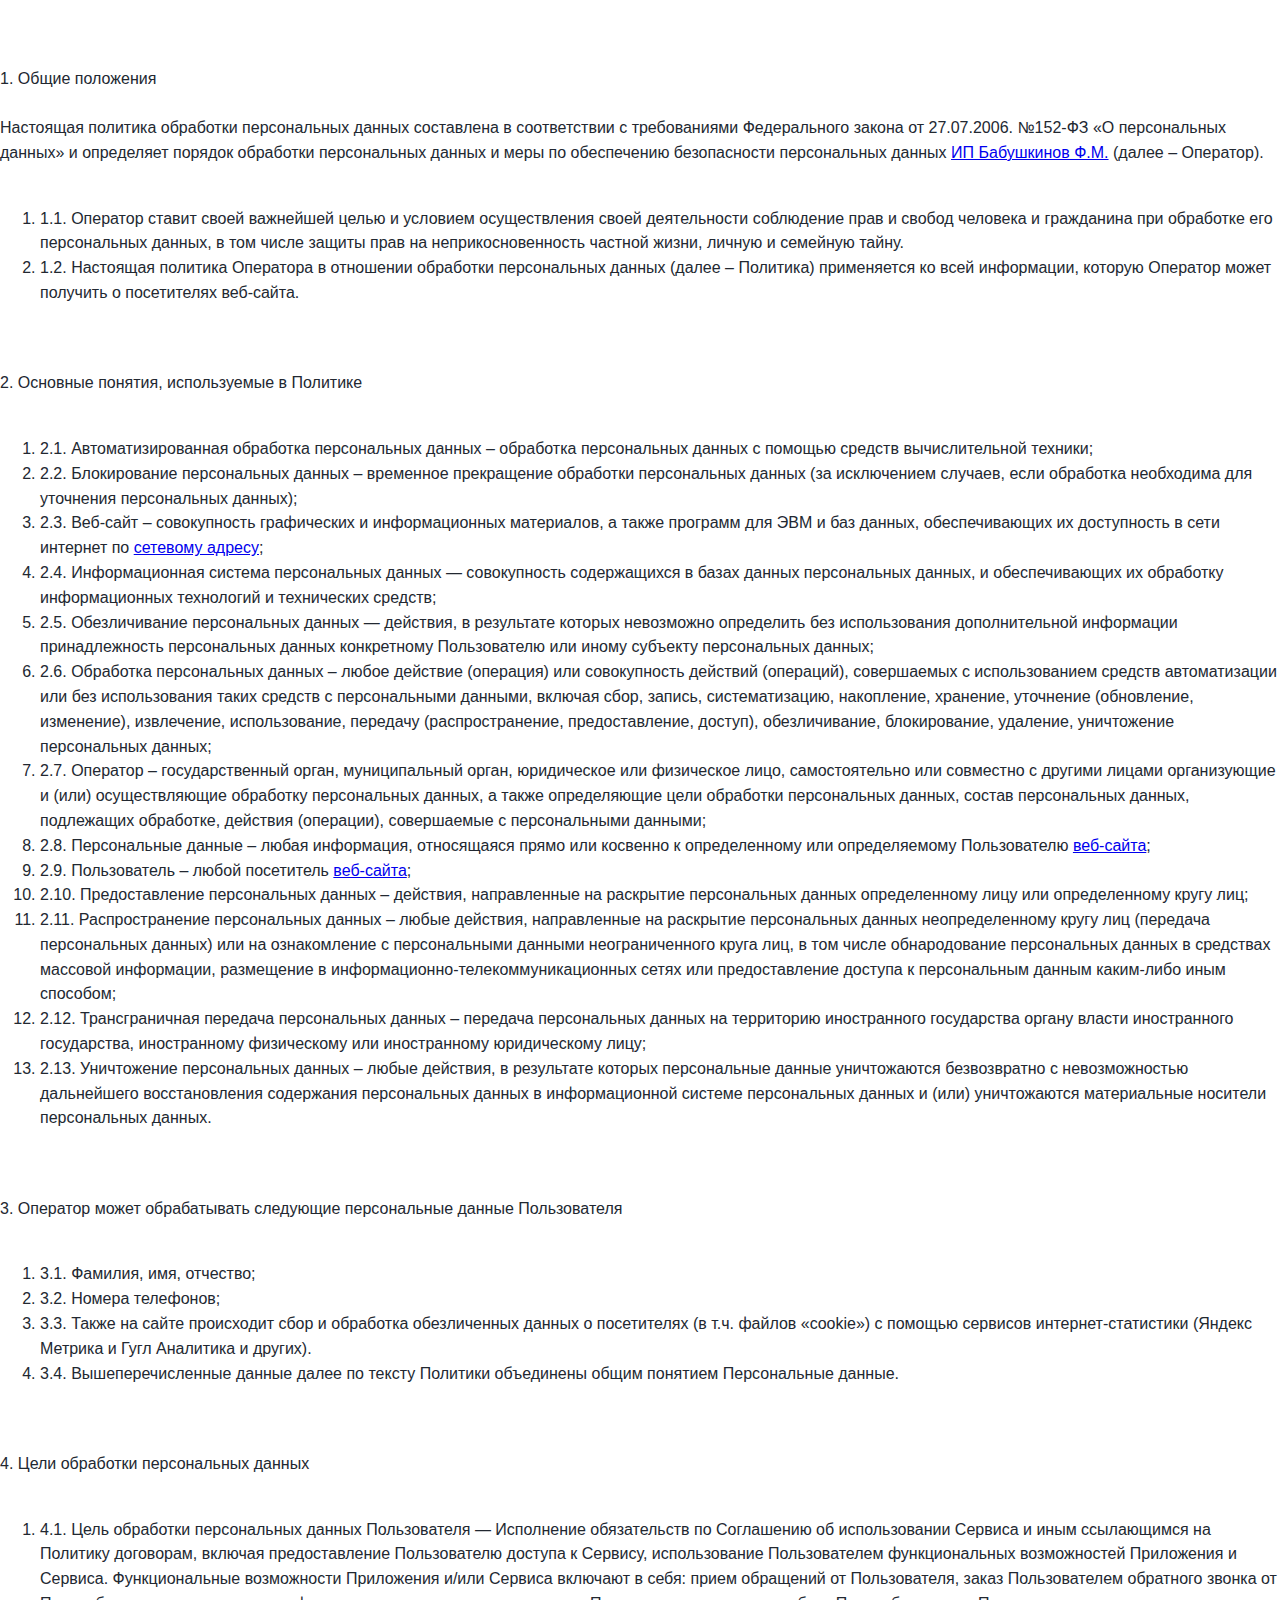
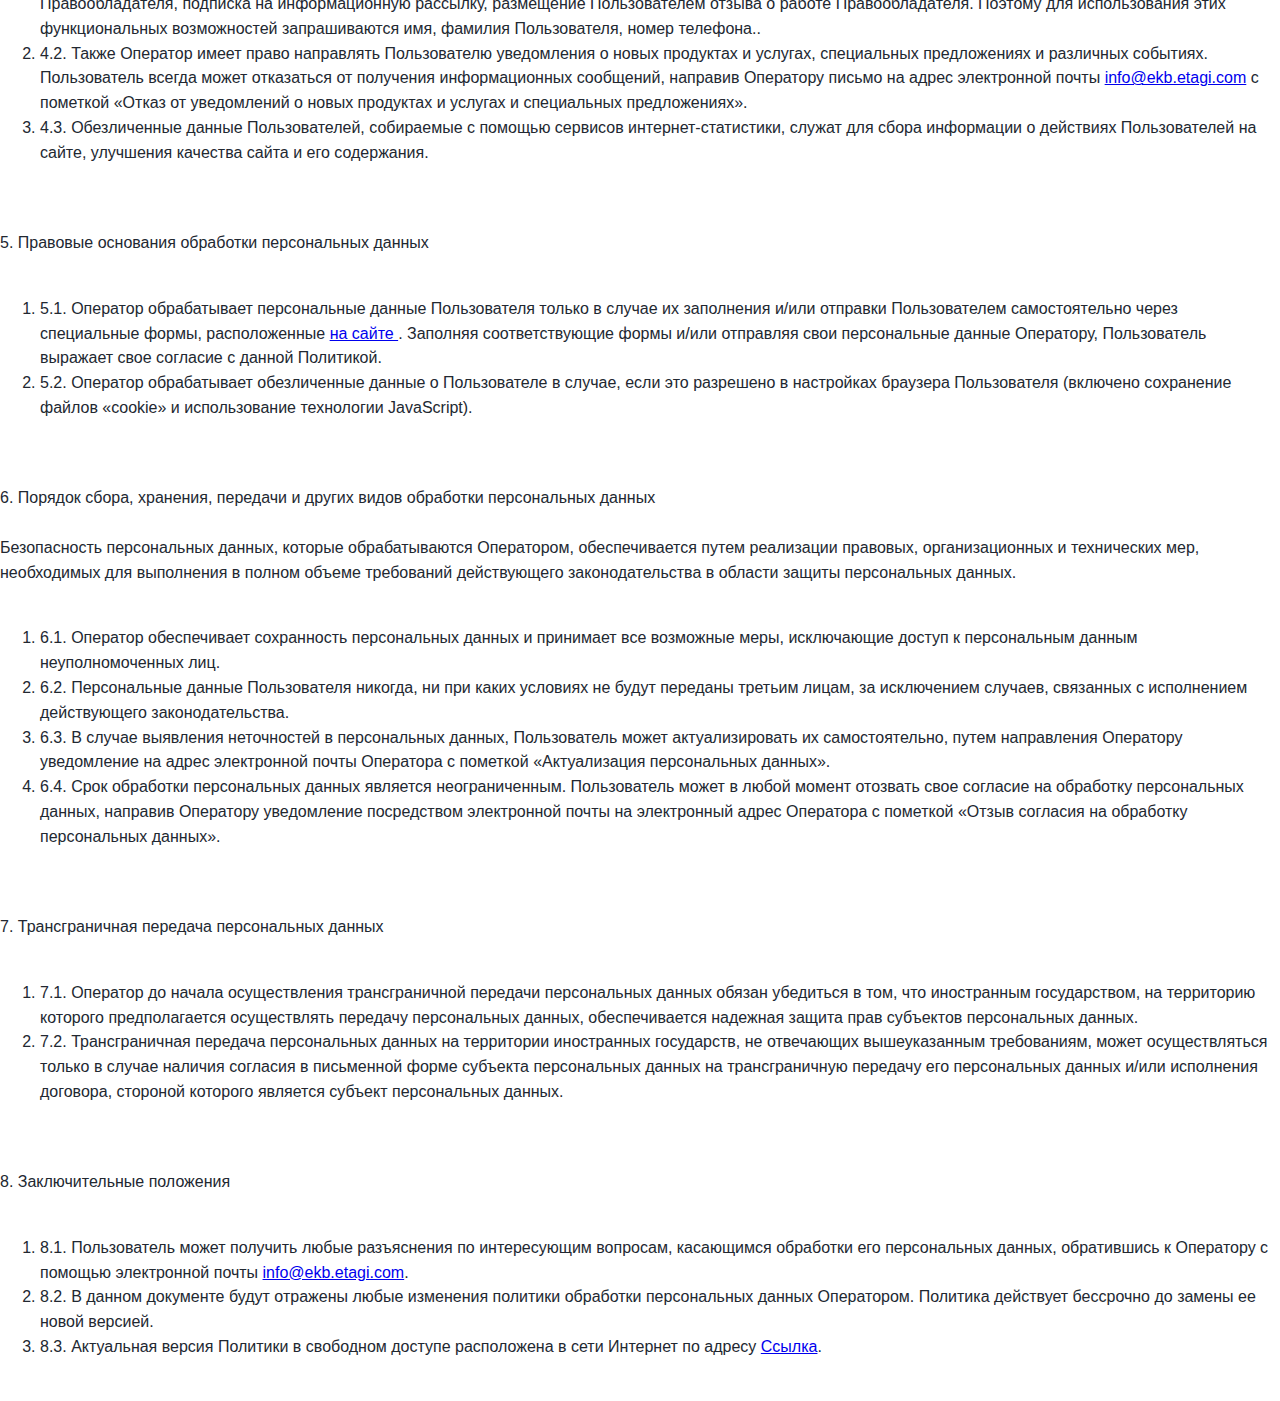
<file: policy.html>
<!DOCTYPE html>
<html>

<head>
    <meta charset="utf-8" />
    <meta http-equiv="Content-Type" content="text/html; charset=utf-8" />
    <meta name="viewport" content="width=device-width, initial-scale=1.0" />
    <title>Подбор новостроек</title>
    <meta name="description" content="Подберите новостройку" />
    <link rel="shortcut icon" href="/favicon.ico" type="image/x-icon" />
    <link rel="stylesheet" href="css/tilda-grid-3.0.min.css" type="text/css" media="all" onerror="this.loaderr='y';" />
    <link rel="stylesheet" href="css/tilda-blocks-page42249182.min.css?t=1707727682" type="text/css" media="all"
        onerror="this.loaderr='y';" />
    <link rel="stylesheet" href="css/tilda-animation-2.0.min.css" type="text/css" media="all"
        onerror="this.loaderr='y';" />
    <link rel="stylesheet" href="css/tilda-cards-1.0.min.css" type="text/css" media="all" onerror="this.loaderr='y';" />
    <link rel="stylesheet" href="css/tilda-forms-1.0.min.css" type="text/css" media="all" onerror="this.loaderr='y';" />
    <link rel="stylesheet" href="css/tilda-cover-1.0.min.css" type="text/css" media="all" onerror="this.loaderr='y';" />
    <link rel="stylesheet" href="css/tilda-popup-1.1.min.css" type="text/css" media="print" onload="this.media='all';"
        onerror="this.loaderr='y';" /><noscript>
        <link rel="stylesheet" href="css/tilda-popup-1.1.min.css" type="text/css" media="all" />
    </noscript>
    <link rel="stylesheet" href="css/highlight.min.css" type="text/css" media="all" onerror="this.loaderr='y';" />

</head>

<body class="t-body" style="margin:0;">
    <div class="t390__descr t-descr t-descr_xs"><br /><br /> 1. Общие положения
        <br /><br />Настоящая
        политика
        обработки персональных данных составлена в соответствии с требованиями Федерального закона
        от
        27.07.2006. №152-ФЗ «О персональных данных» и определяет порядок обработки персональных
        данных и
        меры по
        обеспечению безопасности персональных данных <a href="policy.html">ИП Бабушкинов Ф.М.</a> (далее –
        Оператор).
        <br /><br />
        <ol>
            <li> 1.1. Оператор ставит своей важнейшей целью и условием осуществления своей
                деятельности
                соблюдение
                прав и свобод человека и гражданина при обработке его персональных данных, в том
                числе
                защиты прав
                на неприкосновенность частной жизни, личную и семейную тайну. </li>
            <li> 1.2. Настоящая политика Оператора в отношении обработки персональных данных (далее
                –
                Политика)
                применяется ко всей информации, которую Оператор может получить о посетителях
                веб-сайта.
            </li>
        </ol> <br /><br /> 2. Основные понятия, используемые в Политике <br /><br />
        <ol>
            <li> 2.1. Автоматизированная обработка персональных данных – обработка персональных
                данных с
                помощью
                средств вычислительной техники; </li>
            <li> 2.2. Блокирование персональных данных – временное прекращение обработки
                персональных
                данных (за
                исключением случаев, если обработка необходима для уточнения персональных данных);
            </li>
            <li> 2.3. Веб-сайт – совокупность графических и информационных материалов, а также
                программ
                для ЭВМ и
                баз данных, обеспечивающих их доступность в сети интернет по <a href="index.html">сетевому адресу</a>;
            </li>
            <li> 2.4. Информационная система персональных данных — совокупность содержащихся в базах
                данных
                персональных данных, и обеспечивающих их обработку информационных технологий и
                технических средств;
            </li>
            <li> 2.5. Обезличивание персональных данных — действия, в результате которых невозможно
                определить без
                использования дополнительной информации принадлежность персональных данных
                конкретному
                Пользователю
                или иному субъекту персональных данных; </li>
            <li> 2.6. Обработка персональных данных – любое действие (операция) или совокупность
                действий
                (операций), совершаемых с использованием средств автоматизации или без использования
                таких средств с
                персональными данными, включая сбор, запись, систематизацию, накопление, хранение,
                уточнение
                (обновление, изменение), извлечение, использование, передачу (распространение,
                предоставление,
                доступ), обезличивание, блокирование, удаление, уничтожение персональных данных;
            </li>
            <li> 2.7. Оператор – государственный орган, муниципальный орган, юридическое или
                физическое
                лицо,
                самостоятельно или совместно с другими лицами организующие и (или) осуществляющие
                обработку
                персональных данных, а также определяющие цели обработки персональных данных, состав
                персональных
                данных, подлежащих обработке, действия (операции), совершаемые с персональными
                данными;
            </li>
            <li> 2.8. Персональные данные – любая информация, относящаяся прямо или косвенно к
                определенному или
                определяемому Пользователю <a href="index.html">веб-сайта</a>;
            </li>
            <li> 2.9. Пользователь – любой посетитель <a href="index.html">веб-сайта</a>;
            </li>
            <li> 2.10. Предоставление персональных данных – действия, направленные на раскрытие
                персональных
                данных определенному лицу или определенному кругу лиц; </li>
            <li> 2.11. Распространение персональных данных – любые действия, направленные на
                раскрытие
                персональных данных неопределенному кругу лиц (передача персональных данных) или на
                ознакомление с
                персональными данными неограниченного круга лиц, в том числе обнародование
                персональных
                данных в
                средствах массовой информации, размещение в информационно-телекоммуникационных сетях
                или
                предоставление доступа к персональным данным каким-либо иным способом; </li>
            <li> 2.12. Трансграничная передача персональных данных – передача персональных данных на
                территорию
                иностранного государства органу власти иностранного государства, иностранному
                физическому или
                иностранному юридическому лицу; </li>
            <li> 2.13. Уничтожение персональных данных – любые действия, в результате которых
                персональные данные
                уничтожаются безвозвратно с невозможностью дальнейшего восстановления содержания
                персональных данных
                в информационной системе персональных данных и (или) уничтожаются материальные
                носители
                персональных
                данных. </li>
        </ol> <br /><br /> 3. Оператор может обрабатывать следующие персональные данные Пользователя
        <br /><br />
        <ol>
            <li> 3.1. Фамилия, имя, отчество; </li>
            <li> 3.2. Номера телефонов; </li>
            <li> 3.3. Также на сайте происходит сбор и обработка обезличенных данных о посетителях
                (в
                т.ч. файлов
                «cookie») с помощью сервисов интернет-статистики (Яндекс Метрика и Гугл Аналитика и
                других). </li>
            <li> 3.4. Вышеперечисленные данные далее по тексту Политики объединены общим понятием
                Персональные
                данные. </li>
        </ol> <br /><br /> 4. Цели обработки персональных данных <br /><br />
        <ol>
            <li> 4.1. Цель обработки персональных данных Пользователя — Исполнение обязательств по
                Соглашению об
                использовании Сервиса и иным ссылающимся на Политику договорам, включая
                предоставление
                Пользователю
                доступа к Сервису, использование Пользователем функциональных возможностей
                Приложения и
                Сервиса.
                Функциональные возможности Приложения и/или Сервиса включают в себя: прием обращений
                от
                Пользователя, заказ Пользователем обратного звонка от Правообладателя, подписка на
                информационную
                рассылку, размещение Пользователем отзыва о работе Правообладателя. Поэтому для
                использования этих
                функциональных возможностей запрашиваются имя, фамилия Пользователя, номер
                телефона..
            </li>
            <li> 4.2. Также Оператор имеет право направлять Пользователю уведомления о новых
                продуктах и
                услугах,
                специальных предложениях и различных событиях. Пользователь всегда может отказаться
                от
                получения
                информационных сообщений, направив Оператору письмо на адрес электронной почты <a
                    href="policy.html">info@ekb.etagi.com</a>
                с
                пометкой
                «Отказ от уведомлений о новых продуктах и услугах и специальных предложениях». </li>
            <li> 4.3. Обезличенные данные Пользователей, собираемые с помощью сервисов
                интернет-статистики, служат
                для сбора информации о действиях Пользователей на сайте, улучшения качества сайта и
                его
                содержания.
            </li>
        </ol> <br /><br /> 5. Правовые основания обработки персональных данных <br /><br />
        <ol>
            <li> 5.1. Оператор обрабатывает персональные данные Пользователя только в случае их
                заполнения и/или
                отправки Пользователем самостоятельно через специальные формы, расположенные <a href="index.html">на
                    сайте </a>.
                Заполняя
                соответствующие формы и/или отправляя свои персональные данные Оператору,
                Пользователь
                выражает свое
                согласие с данной Политикой. </li>
            <li> 5.2. Оператор обрабатывает обезличенные данные о Пользователе в случае, если это
                разрешено в
                настройках браузера Пользователя (включено сохранение файлов «cookie» и
                использование
                технологии
                JavaScript). </li>
        </ol> <br /><br /> 6. Порядок сбора, хранения, передачи и других видов обработки
        персональных
        данных
        <br /><br />Безопасность персональных данных, которые обрабатываются Оператором,
        обеспечивается
        путем
        реализации правовых, организационных и технических мер, необходимых для выполнения в полном
        объеме
        требований действующего законодательства в области защиты персональных данных. <br /><br />
        <ol>
            <li> 6.1. Оператор обеспечивает сохранность персональных данных и принимает все
                возможные
                меры,
                исключающие доступ к персональным данным неуполномоченных лиц. </li>
            <li> 6.2. Персональные данные Пользователя никогда, ни при каких условиях не будут
                переданы
                третьим
                лицам, за исключением случаев, связанных с исполнением действующего
                законодательства.
            </li>
            <li> 6.3. В случае выявления неточностей в персональных данных, Пользователь может
                актуализировать их
                самостоятельно, путем направления Оператору уведомление на адрес электронной почты
                Оператора с
                пометкой
                «Актуализация персональных данных». </li>
            <li> 6.4. Срок обработки персональных данных является неограниченным. Пользователь может
                в
                любой
                момент отозвать свое согласие на обработку персональных данных, направив Оператору
                уведомление
                посредством электронной почты на электронный адрес Оператора с
                пометкой
                «Отзыв согласия на обработку персональных данных». </li>
        </ol> <br /><br /> 7. Трансграничная передача персональных данных <br /><br />
        <ol>
            <li> 7.1. Оператор до начала осуществления трансграничной передачи персональных данных
                обязан
                убедиться в том, что иностранным государством, на территорию которого предполагается
                осуществлять
                передачу персональных данных, обеспечивается надежная защита прав субъектов
                персональных
                данных.
            </li>
            <li> 7.2. Трансграничная передача персональных данных на территории иностранных
                государств,
                не
                отвечающих вышеуказанным требованиям, может осуществляться только в случае наличия
                согласия в
                письменной форме субъекта персональных данных на трансграничную передачу его
                персональных данных
                и/или исполнения договора, стороной которого является субъект персональных данных.
            </li>
        </ol> <br /><br /> 8. Заключительные положения <br /><br />
        <ol>
            <li> 8.1. Пользователь может получить любые разъяснения по интересующим вопросам,
                касающимся
                обработки
                его персональных данных, обратившись к Оператору с помощью электронной почты <a
                    href="policy.html">info@ekb.etagi.com</a>.
            </li>
            <li> 8.2. В данном документе будут отражены любые изменения политики обработки
                персональных
                данных
                Оператором. Политика действует бессрочно до замены ее новой версией. </li>
            <li> 8.3. Актуальная версия Политики в свободном доступе расположена в сети Интернет по
                адресу <a href="policy.html">Ссылка</a>.
            </li>
        </ol> <br />
    </div>
</body>

</html>
</file>
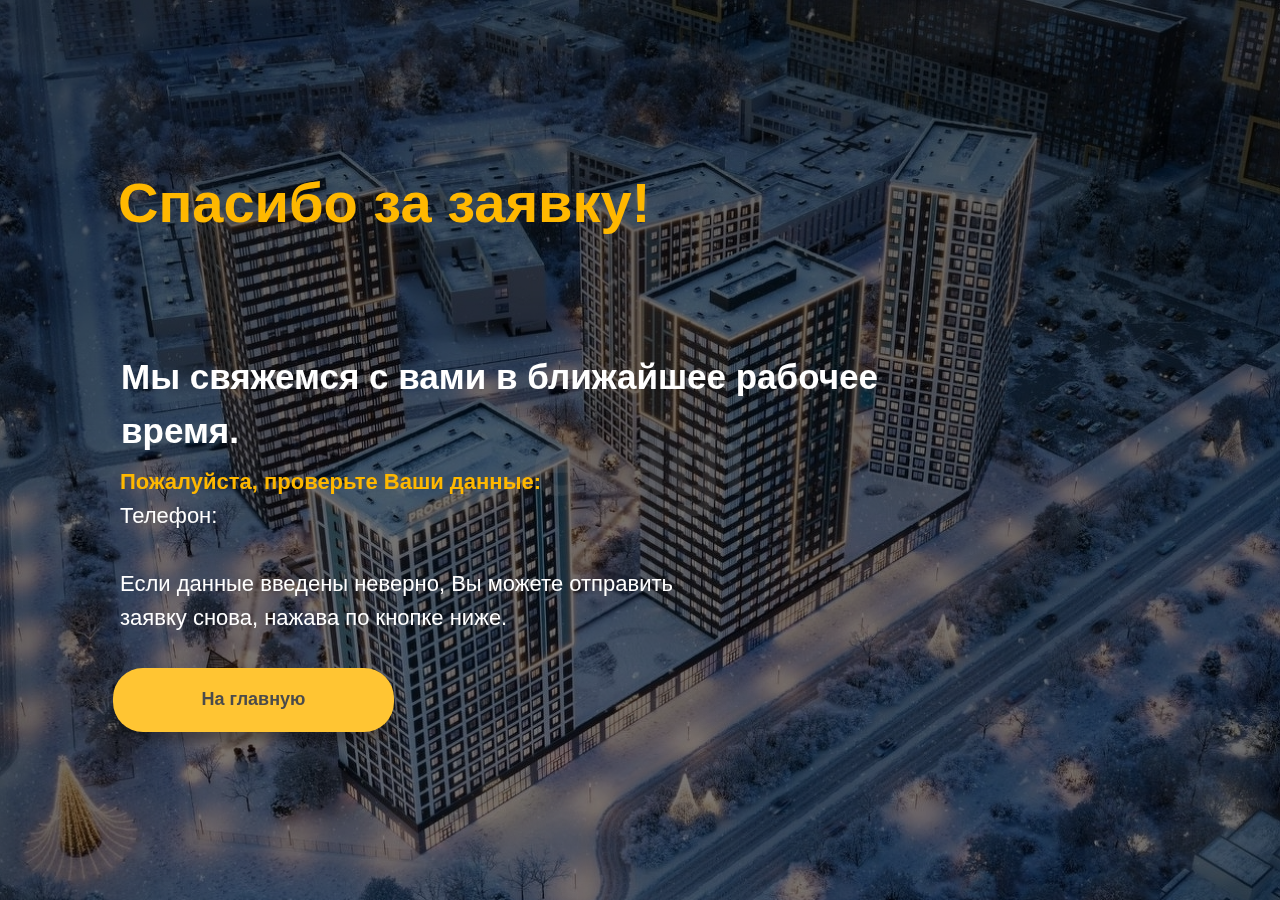
<file: thanks.html>
<!DOCTYPE html>
<html>

<head>
    <meta charset="utf-8" />
    <meta http-equiv="Content-Type" content="text/html; charset=utf-8" />
    <meta name="viewport" content="width=device-width, initial-scale=1.0" />
    <title>Подбор новостроек</title>
    <meta name="description" content="Подберите новостройку" />
    <link rel="shortcut icon" href="./images/favicon.ico" type="image/x-icon" />
    <link rel="stylesheet" href="css/tilda-grid-3.0.min.css" type="text/css" media="all" onerror="this.loaderr='y';" />
    <link rel="stylesheet" href="css/tilda-blocks-page42249182.min.css?t=1707727682" type="text/css" media="all"
        onerror="this.loaderr='y';" />
    <link rel="stylesheet" href="css/tilda-animation-2.0.min.css" type="text/css" media="all"
        onerror="this.loaderr='y';" />
    <link rel="stylesheet" href="css/tilda-cards-1.0.min.css" type="text/css" media="all" onerror="this.loaderr='y';" />
    <link rel="stylesheet" href="css/tilda-forms-1.0.min.css" type="text/css" media="all" onerror="this.loaderr='y';" />
    <link rel="stylesheet" href="css/tilda-cover-1.0.min.css" type="text/css" media="all" onerror="this.loaderr='y';" />
    <link rel="stylesheet" href="css/tilda-popup-1.1.min.css" type="text/css" media="print" onload="this.media='all';"
        onerror="this.loaderr='y';" /><noscript>
        <link rel="stylesheet" href="css/tilda-popup-1.1.min.css" type="text/css" media="all" />
    </noscript>
    <link rel="stylesheet" href="css/highlight.min.css" type="text/css" media="all" onerror="this.loaderr='y';" />
</head>

<body class="t-body" style="margin:0;">
    <div id="allrecords" data-tilda-export="yes" class="t-records" data-hook="blocks-collection-content-node"
        data-tilda-project-id="836865" data-tilda-page-id="42249182" data-tilda-page-alias="vse_zhk"
        data-tilda-formskey="ae8d572b9107b664f98dcb005394edcb" data-tilda-lazy="yes" data-tilda-project-headcode="yes">
        <div id="rec682956181" class="r t-rec" data-animationappear="off" data-record-type="396"><!-- T396 -->
            <style>
                #rec682956181 .t396__artboard {
                    min-height: 740px;
                    height: 100vh;
                    background-color: #ffffff;
                }

                #rec682956181 .t396__filter {
                    min-height: 740px;
                    height: 100vh;
                    background-image: -webkit-gradient(linear, left top, left bottom, from(rgba(0, 0, 0, 0.6)), to(rgba(0, 0, 0, 0.5)));
                    background-image: -webkit-linear-gradient(top, rgba(0, 0, 0, 0.6), rgba(0, 0, 0, 0.5));
                    background-image: linear-gradient(to bottom, rgba(0, 0, 0, 0.6), rgba(0, 0, 0, 0.5));
                    will-change: transform;
                }

                #rec682956181 .t396__carrier {
                    min-height: 740px;
                    height: 100vh;
                    background-position: center top;
                    background-attachment: scroll;
                    background-image: url('images/tild6366-3236-4135-a131-323833323530__-__resize__20x__797675fe2946c8048ca3.jpeg');
                    background-size: cover;
                    background-repeat: no-repeat;
                }

                @media screen and (max-width: 1199px) {

                    #rec682956181 .t396__artboard,
                    #rec682956181 .t396__filter,
                    #rec682956181 .t396__carrier {
                        min-height: 700px;
                    }

                    #rec682956181 .t396__filter {}

                    #rec682956181 .t396__carrier {
                        background-attachment: scroll;
                    }
                }

                @media screen and (max-width: 959px) {

                    #rec682956181 .t396__artboard,
                    #rec682956181 .t396__filter,
                    #rec682956181 .t396__carrier {
                        min-height: 1170px;
                    }

                    #rec682956181 .t396__filter {}

                    #rec682956181 .t396__carrier {
                        background-attachment: scroll;
                    }
                }

                @media screen and (max-width: 639px) {

                    #rec682956181 .t396__artboard,
                    #rec682956181 .t396__filter,
                    #rec682956181 .t396__carrier {
                        min-height: 1160px;
                    }

                    #rec682956181 .t396__filter {}

                    #rec682956181 .t396__carrier {
                        background-attachment: scroll;
                    }
                }

                @media screen and (max-width: 479px) {

                    #rec682956181 .t396__artboard,
                    #rec682956181 .t396__filter,
                    #rec682956181 .t396__carrier {
                        min-height: 1390px;
                    }

                    #rec682956181 .t396__filter {}

                    #rec682956181 .t396__carrier {
                        background-attachment: scroll;
                    }
                }

                #rec682956181 .tn-elem[data-elem-id="1661324656789"] {
                    z-index: 2;
                    top: calc(50vh - 370px + 81px);
                    left: calc(50% - 600px + 897px);
                    width: 303px;
                    height: 630px;
                }

                #rec682956181 .tn-elem[data-elem-id="1661324656789"] .tn-atom {
                    border-width: 1px;
                    border-radius: 20px;
                    background-color: #ffffff;
                    background-position: center center;
                    border-color: #ffb800;
                    border-style: solid;
                }

                @media screen and (max-width: 1199px) {
                    #rec682956181 .tn-elem[data-elem-id="1661324656789"] {
                        top: 60px;
                        left: calc(50% - 480px + 635px);
                    }
                }

                @media screen and (max-width: 959px) {
                    #rec682956181 .tn-elem[data-elem-id="1661324656789"] {
                        top: 500px;
                        left: calc(50% - 320px + 147px);
                        width: 344px;
                        height: 561px;
                    }
                }

                @media screen and (max-width: 639px) {
                    #rec682956181 .tn-elem[data-elem-id="1661324656789"] {
                        top: 512px;
                        left: calc(50% - 240px + 67px);
                    }
                }

                @media screen and (max-width: 479px) {
                    #rec682956181 .tn-elem[data-elem-id="1661324656789"] {
                        top: 680px;
                        left: calc(50% - 160px + 8px);
                        width: 301px;
                        height: 622px;
                    }
                }

                #rec682956181 .tn-elem[data-elem-id="1629275253576"] {
                    color: #ffffff;
                    z-index: 3;
                    top: calc(50vh - 370px + 270px);
                    left: calc(50% - 600px + 81px);
                    width: 836px;
                }

                #rec682956181 .tn-elem[data-elem-id="1629275253576"] .tn-atom {
                    color: #ffffff;
                    font-size: 35px;
                    font-family: 'FuturaPT', Arial, sans-serif;
                    line-height: 1.55;
                    font-weight: 600;
                    background-position: center center;
                    border-color: transparent;
                    border-style: solid;
                }

                @media screen and (max-width: 1199px) {
                    #rec682956181 .tn-elem[data-elem-id="1629275253576"] {
                        top: 191px;
                        left: calc(50% - 480px + 18px);
                        width: 610px;
                    }

                    #rec682956181 .tn-elem[data-elem-id="1629275253576"] .tn-atom {
                        font-size: 30px;
                    }
                }

                @media screen and (max-width: 959px) {
                    #rec682956181 .tn-elem[data-elem-id="1629275253576"] {
                        top: 169px;
                        left: calc(50% - 320px + 15px);
                    }

                    #rec682956181 .tn-elem[data-elem-id="1629275253576"] {
                        text-align: center;
                    }
                }

                @media screen and (max-width: 639px) {
                    #rec682956181 .tn-elem[data-elem-id="1629275253576"] {
                        top: 146px;
                        left: calc(50% - 240px + 16px);
                        width: 449px;
                    }

                    #rec682956181 .tn-elem[data-elem-id="1629275253576"] .tn-atom {
                        font-size: 24px;
                    }
                }

                @media screen and (max-width: 479px) {
                    #rec682956181 .tn-elem[data-elem-id="1629275253576"] {
                        top: 202px;
                        left: calc(50% - 160px + 10px);
                        width: 300px;
                    }

                    #rec682956181 .tn-elem[data-elem-id="1629275253576"] .tn-atom {
                        font-size: 26px;
                    }
                }

                #rec682956181 .tn-elem[data-elem-id="1629275149232"] {
                    color: #ffffff;
                    z-index: 4;
                    top: calc(50vh - 370px + 80px);
                    left: calc(50% - 600px + 78px);
                    width: 743px;
                }

                #rec682956181 .tn-elem[data-elem-id="1629275149232"] .tn-atom {
                    color: #ffffff;
                    font-size: 56px;
                    font-family: 'FuturaPT', Arial, sans-serif;
                    line-height: 1.55;
                    font-weight: 700;
                    background-position: center center;
                    border-color: transparent;
                    border-style: solid;
                }

                @media screen and (max-width: 1199px) {
                    #rec682956181 .tn-elem[data-elem-id="1629275149232"] {
                        top: 49px;
                        left: calc(50% - 480px + 18px);
                        width: 581px;
                    }

                    #rec682956181 .tn-elem[data-elem-id="1629275149232"] .tn-atom {
                        font-size: 46px;
                    }
                }

                @media screen and (max-width: 959px) {
                    #rec682956181 .tn-elem[data-elem-id="1629275149232"] {
                        top: 27px;
                        left: calc(50% - 320px + 29px);
                    }

                    #rec682956181 .tn-elem[data-elem-id="1629275149232"] {
                        text-align: center;
                    }
                }

                @media screen and (max-width: 639px) {
                    #rec682956181 .tn-elem[data-elem-id="1629275149232"] {
                        top: 34px;
                        left: calc(50% - 240px + 12px);
                        width: 456px;
                    }

                    #rec682956181 .tn-elem[data-elem-id="1629275149232"] .tn-atom {
                        font-size: 36px;
                    }
                }

                @media screen and (max-width: 479px) {
                    #rec682956181 .tn-elem[data-elem-id="1629275149232"] {
                        top: 80px;
                        left: calc(50% - 160px + 11px);
                        width: 299px;
                    }

                    #rec682956181 .tn-elem[data-elem-id="1629275149232"] .tn-atom {
                        font-size: 34px;
                    }
                }

                #rec682956181 .tn-elem[data-elem-id="1629276460918"] {
                    color: #4b4b4b;
                    text-align: center;
                    z-index: 5;
                    top: calc(50vh - 370px + 588px);
                    left: calc(50% - 600px + 73px);
                    width: 281px;
                    height: 64px;
                }

                @media (min-width: 1200px) {
                    #rec682956181 .tn-elem.t396__elem--anim-hidden[data-elem-id="1629276460918"] {
                        opacity: 0;
                    }
                }

                #rec682956181 .tn-elem[data-elem-id="1629276460918"] .tn-atom {
                    color: #4b4b4b;
                    font-size: 18px;
                    font-family: 'FuturaPT', Arial, sans-serif;
                    line-height: 1.55;
                    font-weight: 600;
                    border-radius: 30px;
                    background-color: #ffc533;
                    background-position: center center;
                    border-color: transparent;
                    border-style: solid;
                    transition: background-color 0.2s ease-in-out, color 0.2s ease-in-out, border-color 0.2s ease-in-out;
                    box-shadow: 0px 10px 10px 0px rgba(0, 0, 0, 0.3);
                }

                @media screen and (max-width: 1199px) {
                    #rec682956181 .tn-elem[data-elem-id="1629276460918"] {
                        top: 405px;
                        left: calc(50% - 480px + 10px);
                    }
                }

                @media screen and (max-width: 959px) {
                    #rec682956181 .tn-elem[data-elem-id="1629276460918"] {
                        top: 365px;
                        left: calc(50% - 320px + 179px);
                    }
                }

                @media screen and (max-width: 639px) {
                    #rec682956181 .tn-elem[data-elem-id="1629276460918"] {
                        top: 378px;
                        left: calc(50% - 240px + 99px);
                    }
                }

                @media screen and (max-width: 479px) {
                    #rec682956181 .tn-elem[data-elem-id="1629276460918"] {
                        top: 502px;
                        left: calc(50% - 160px + 18px);
                    }
                }

                #rec682956181 .tn-elem[data-elem-id="1629447249421"] {
                    color: #ffffff;
                    z-index: 6;
                    top: calc(50vh - 370px + 563px);
                    left: calc(50% - 600px + 80px);
                    width: 369px;
                }

                #rec682956181 .tn-elem[data-elem-id="1629447249421"] .tn-atom {
                    color: #ffffff;
                    font-size: 18px;
                    font-family: 'FuturaPT', Arial, sans-serif;
                    line-height: 1.55;
                    font-weight: 400;
                    background-position: center center;
                    border-color: transparent;
                    border-style: solid;
                }

                @media screen and (max-width: 1199px) {
                    #rec682956181 .tn-elem[data-elem-id="1629447249421"] {
                        top: 489px;
                        left: calc(50% - 480px + 11px);
                        width: 359px;
                    }
                }

                @media screen and (max-width: 959px) {
                    #rec682956181 .tn-elem[data-elem-id="1629447249421"] {
                        top: 436px;
                        left: calc(50% - 320px + 60px);
                        width: 520px;
                    }

                    #rec682956181 .tn-elem[data-elem-id="1629447249421"] {
                        color: #ffffff;
                        text-align: center;
                    }

                    #rec682956181 .tn-elem[data-elem-id="1629447249421"] .tn-atom {
                        color: #ffffff;
                        font-size: 12px;
                    }
                }

                @media screen and (max-width: 639px) {
                    #rec682956181 .tn-elem[data-elem-id="1629447249421"] {
                        top: 450px;
                        left: calc(50% - 240px + 9px);
                        width: 460px;
                    }

                    #rec682956181 .tn-elem[data-elem-id="1629447249421"] .tn-atom {
                        font-size: 12px;
                    }
                }

                @media screen and (max-width: 479px) {
                    #rec682956181 .tn-elem[data-elem-id="1629447249421"] {
                        top: 574px;
                        left: calc(50% - 160px + 52px);
                        width: 220px;
                    }

                    #rec682956181 .tn-elem[data-elem-id="1629447249421"] .tn-atom {
                        font-size: 12px;
                    }
                }

                #rec682956181 .tn-elem[data-elem-id="1661325020889"] {
                    color: #ffffff;
                    z-index: 7;
                    top: calc(50vh - 370px + 385px);
                    left: calc(50% - 600px + 80px);
                    width: 604px;
                }

                #rec682956181 .tn-elem[data-elem-id="1661325020889"] .tn-atom {
                    color: #ffffff;
                    font-size: 22px;
                    font-family: 'FuturaPT', Arial, sans-serif;
                    line-height: 1.55;
                    font-weight: 400;
                    background-position: center center;
                    border-color: transparent;
                    border-style: solid;
                }

                @media screen and (max-width: 1199px) {
                    #rec682956181 .tn-elem[data-elem-id="1661325020889"] {
                        top: 287px;
                        left: calc(50% - 480px + 10px);
                        width: 545px;
                    }

                    #rec682956181 .tn-elem[data-elem-id="1661325020889"] .tn-atom {
                        font-size: 20px;
                    }
                }

                @media screen and (max-width: 959px) {
                    #rec682956181 .tn-elem[data-elem-id="1661325020889"] {
                        top: 241px;
                        left: calc(50% - 320px + 47px);
                    }

                    #rec682956181 .tn-elem[data-elem-id="1661325020889"] {
                        text-align: center;
                    }
                }

                @media screen and (max-width: 639px) {
                    #rec682956181 .tn-elem[data-elem-id="1661325020889"] {
                        top: 261px;
                        left: calc(50% - 240px + 9px);
                        width: 462px;
                    }

                    #rec682956181 .tn-elem[data-elem-id="1661325020889"] {
                        color: #ffffff;
                    }

                    #rec682956181 .tn-elem[data-elem-id="1661325020889"] .tn-atom {
                        color: #ffffff;
                    }
                }

                @media screen and (max-width: 479px) {
                    #rec682956181 .tn-elem[data-elem-id="1661325020889"] {
                        top: 327px;
                        left: calc(50% - 160px + 10px);
                        width: 301px;
                    }

                    #rec682956181 .tn-elem[data-elem-id="1661325020889"] .tn-atom {
                        font-size: 20px;
                    }
                }

                #rec682956181 .tn-elem[data-elem-id="1661325418231"] {
                    color: #2b2b2b;
                    z-index: 8;
                    top: calc(50vh - 370px + 152px);
                    left: calc(50% - 600px + 927px);
                    width: 220px;
                }

                #rec682956181 .tn-elem[data-elem-id="1661325418231"] .tn-atom {
                    color: #2b2b2b;
                    font-size: 20px;
                    font-family: 'FuturaPT', Arial, sans-serif;
                    line-height: 1.4;
                    font-weight: 600;
                    background-position: center center;
                    border-color: transparent;
                    border-style: solid;
                }

                @media screen and (max-width: 1199px) {
                    #rec682956181 .tn-elem[data-elem-id="1661325418231"] {
                        top: 132px;
                        left: calc(50% - 480px + 680px);
                    }
                }

                @media screen and (max-width: 959px) {
                    #rec682956181 .tn-elem[data-elem-id="1661325418231"] {
                        top: 572px;
                        left: calc(50% - 320px + 192px);
                    }
                }

                @media screen and (max-width: 639px) {
                    #rec682956181 .tn-elem[data-elem-id="1661325418231"] {
                        top: 585px;
                        left: calc(50% - 240px + 112px);
                    }
                }

                @media screen and (max-width: 479px) {
                    #rec682956181 .tn-elem[data-elem-id="1661325418231"] {
                        top: 752px;
                        left: calc(50% - 160px + 53px);
                    }
                }

                #rec682956181 .tn-elem[data-elem-id="1661330114778"] {
                    color: #000000;
                    z-index: 9;
                    top: calc(50vh - 370px + 190px);
                    left: calc(50% - 600px + 927px);
                    width: 210px;
                }

                #rec682956181 .tn-elem[data-elem-id="1661330114778"] .tn-atom {
                    color: #000000;
                    font-size: 16px;
                    font-family: 'FuturaPT', Arial, sans-serif;
                    line-height: 1.55;
                    font-weight: 400;
                    background-position: center center;
                    border-color: transparent;
                    border-style: solid;
                }

                @media screen and (max-width: 1199px) {
                    #rec682956181 .tn-elem[data-elem-id="1661330114778"] {
                        top: 170px;
                        left: calc(50% - 480px + 680px);
                    }
                }

                @media screen and (max-width: 959px) {
                    #rec682956181 .tn-elem[data-elem-id="1661330114778"] {
                        top: 610px;
                        left: calc(50% - 320px + 192px);
                        width: 278px;
                    }
                }

                @media screen and (max-width: 639px) {
                    #rec682956181 .tn-elem[data-elem-id="1661330114778"] {
                        top: 622px;
                        left: calc(50% - 240px + 112px);
                    }
                }

                @media screen and (max-width: 479px) {
                    #rec682956181 .tn-elem[data-elem-id="1661330114778"] {
                        top: 790px;
                        left: calc(50% - 160px + 53px);
                        width: 236px;
                    }
                }

                #rec682956181 .tn-elem[data-elem-id="1661330287475"] {
                    color: #2b2b2b;
                    z-index: 10;
                    top: calc(50vh - 370px + 324px);
                    left: calc(50% - 600px + 928px);
                    width: 180px;
                }

                #rec682956181 .tn-elem[data-elem-id="1661330287475"] .tn-atom {
                    color: #2b2b2b;
                    font-size: 20px;
                    font-family: 'FuturaPT', Arial, sans-serif;
                    line-height: 1.4;
                    font-weight: 600;
                    background-position: center center;
                    border-color: transparent;
                    border-style: solid;
                }

                @media screen and (max-width: 1199px) {
                    #rec682956181 .tn-elem[data-elem-id="1661330287475"] {
                        top: 304px;
                        left: calc(50% - 480px + 681px);
                    }
                }

                @media screen and (max-width: 959px) {
                    #rec682956181 .tn-elem[data-elem-id="1661330287475"] {
                        top: 720px;
                        left: calc(50% - 320px + 193px);
                    }
                }

                @media screen and (max-width: 639px) {
                    #rec682956181 .tn-elem[data-elem-id="1661330287475"] {
                        top: 732px;
                        left: calc(50% - 240px + 113px);
                    }
                }

                @media screen and (max-width: 479px) {
                    #rec682956181 .tn-elem[data-elem-id="1661330287475"] {
                        top: 925px;
                        left: calc(50% - 160px + 55px);
                    }
                }

                #rec682956181 .tn-elem[data-elem-id="1661330287480"] {
                    color: #000000;
                    z-index: 11;
                    top: calc(50vh - 370px + 390px);
                    left: calc(50% - 600px + 928px);
                    width: 209px;
                }

                #rec682956181 .tn-elem[data-elem-id="1661330287480"] .tn-atom {
                    color: #000000;
                    font-size: 16px;
                    font-family: 'FuturaPT', Arial, sans-serif;
                    line-height: 1.55;
                    font-weight: 400;
                    background-position: center center;
                    border-color: transparent;
                    border-style: solid;
                }

                @media screen and (max-width: 1199px) {
                    #rec682956181 .tn-elem[data-elem-id="1661330287480"] {
                        top: 370px;
                        left: calc(50% - 480px + 681px);
                    }
                }

                @media screen and (max-width: 959px) {
                    #rec682956181 .tn-elem[data-elem-id="1661330287480"] {
                        top: 785px;
                        left: calc(50% - 320px + 193px);
                        width: 280px;
                    }
                }

                @media screen and (max-width: 639px) {
                    #rec682956181 .tn-elem[data-elem-id="1661330287480"] {
                        top: 798px;
                        left: calc(50% - 240px + 113px);
                    }
                }

                @media screen and (max-width: 479px) {
                    #rec682956181 .tn-elem[data-elem-id="1661330287480"] {
                        top: 990px;
                        left: calc(50% - 160px + 55px);
                        width: 223px;
                    }
                }

                #rec682956181 .tn-elem[data-elem-id="1661330714283"] {
                    color: #2b2b2b;
                    z-index: 12;
                    top: calc(50vh - 370px + 524px);
                    left: calc(50% - 600px + 928px);
                    width: 234px;
                }

                #rec682956181 .tn-elem[data-elem-id="1661330714283"] .tn-atom {
                    color: #2b2b2b;
                    font-size: 20px;
                    font-family: 'FuturaPT', Arial, sans-serif;
                    line-height: 1.4;
                    font-weight: 600;
                    background-position: center center;
                    border-color: transparent;
                    border-style: solid;
                }

                @media screen and (max-width: 1199px) {
                    #rec682956181 .tn-elem[data-elem-id="1661330714283"] {
                        top: 504px;
                        left: calc(50% - 480px + 681px);
                    }
                }

                @media screen and (max-width: 959px) {
                    #rec682956181 .tn-elem[data-elem-id="1661330714283"] {
                        top: 903px;
                        left: calc(50% - 320px + 193px);
                    }
                }

                @media screen and (max-width: 639px) {
                    #rec682956181 .tn-elem[data-elem-id="1661330714283"] {
                        top: 908px;
                        left: calc(50% - 240px + 113px);
                    }
                }

                @media screen and (max-width: 479px) {
                    #rec682956181 .tn-elem[data-elem-id="1661330714283"] {
                        top: 1125px;
                        left: calc(50% - 160px + 55px);
                    }
                }

                #rec682956181 .tn-elem[data-elem-id="1661330714287"] {
                    color: #000000;
                    z-index: 13;
                    top: calc(50vh - 370px + 625px);
                    left: calc(50% - 600px + 927px);
                    width: 212px;
                }

                #rec682956181 .tn-elem[data-elem-id="1661330714287"] .tn-atom {
                    color: #000000;
                    font-size: 16px;
                    font-family: 'FuturaPT', Arial, sans-serif;
                    line-height: 1.55;
                    font-weight: 400;
                    background-position: center center;
                    border-color: transparent;
                    border-style: solid;
                }

                @media screen and (max-width: 1199px) {
                    #rec682956181 .tn-elem[data-elem-id="1661330714287"] {
                        top: 570px;
                        left: calc(50% - 480px + 681px);
                    }
                }

                @media screen and (max-width: 959px) {
                    #rec682956181 .tn-elem[data-elem-id="1661330714287"] {
                        top: 970px;
                        left: calc(50% - 320px + 193px);
                        width: 247px;
                    }
                }

                @media screen and (max-width: 639px) {
                    #rec682956181 .tn-elem[data-elem-id="1661330714287"] {
                        top: 975px;
                        left: calc(50% - 240px + 113px);
                    }
                }

                @media screen and (max-width: 479px) {
                    #rec682956181 .tn-elem[data-elem-id="1661330714287"] {
                        top: 1190px;
                        left: calc(50% - 160px + 55px);
                        width: 192px;
                    }
                }

                #rec682956181 .tn-elem[data-elem-id="1661331555825"] {
                    z-index: 14;
                    top: calc(50vh - 370px + 112px);
                    left: calc(50% - 600px + 927px);
                    width: 40px;
                    height: 40px;
                }

                #rec682956181 .tn-elem[data-elem-id="1661331555825"] .tn-atom {
                    background-position: center center;
                    background-size: cover;
                    background-repeat: no-repeat;
                    border-color: transparent;
                    border-style: solid;
                }

                @media screen and (max-width: 1199px) {
                    #rec682956181 .tn-elem[data-elem-id="1661331555825"] {
                        top: 92px;
                        left: calc(50% - 480px + 680px);
                    }
                }

                @media screen and (max-width: 959px) {
                    #rec682956181 .tn-elem[data-elem-id="1661331555825"] {
                        top: 532px;
                        left: calc(50% - 320px + 192px);
                    }
                }

                @media screen and (max-width: 639px) {
                    #rec682956181 .tn-elem[data-elem-id="1661331555825"] {
                        top: 545px;
                        left: calc(50% - 240px + 112px);
                    }
                }

                @media screen and (max-width: 479px) {
                    #rec682956181 .tn-elem[data-elem-id="1661331555825"] {
                        top: 712px;
                        left: calc(50% - 160px + 53px);
                    }
                }

                #rec682956181 .tn-elem[data-elem-id="1661331566266"] {
                    z-index: 15;
                    top: calc(50vh - 370px + 284px);
                    left: calc(50% - 600px + 927px);
                    width: 40px;
                    height: 40px;
                }

                #rec682956181 .tn-elem[data-elem-id="1661331566266"] .tn-atom {
                    background-position: center center;
                    background-size: cover;
                    background-repeat: no-repeat;
                    border-color: transparent;
                    border-style: solid;
                }

                @media screen and (max-width: 1199px) {
                    #rec682956181 .tn-elem[data-elem-id="1661331566266"] {
                        top: 264px;
                        left: calc(50% - 480px + 681px);
                    }
                }

                @media screen and (max-width: 959px) {
                    #rec682956181 .tn-elem[data-elem-id="1661331566266"] {
                        top: 680px;
                        left: calc(50% - 320px + 193px);
                    }
                }

                @media screen and (max-width: 639px) {
                    #rec682956181 .tn-elem[data-elem-id="1661331566266"] {
                        top: 692px;
                        left: calc(50% - 240px + 113px);
                    }
                }

                @media screen and (max-width: 479px) {
                    #rec682956181 .tn-elem[data-elem-id="1661331566266"] {
                        top: 885px;
                        left: calc(50% - 160px + 55px);
                    }
                }

                #rec682956181 .tn-elem[data-elem-id="1661331579465"] {
                    z-index: 16;
                    top: calc(50vh - 370px + 484px);
                    left: calc(50% - 600px + 927px);
                    width: 40px;
                    height: 40px;
                }

                #rec682956181 .tn-elem[data-elem-id="1661331579465"] .tn-atom {
                    background-position: center center;
                    background-size: cover;
                    background-repeat: no-repeat;
                    border-color: transparent;
                    border-style: solid;
                }

                @media screen and (max-width: 1199px) {
                    #rec682956181 .tn-elem[data-elem-id="1661331579465"] {
                        top: 464px;
                        left: calc(50% - 480px + 681px);
                    }
                }

                @media screen and (max-width: 959px) {
                    #rec682956181 .tn-elem[data-elem-id="1661331579465"] {
                        top: 857px;
                        left: calc(50% - 320px + 192px);
                    }
                }

                @media screen and (max-width: 639px) {
                    #rec682956181 .tn-elem[data-elem-id="1661331579465"] {
                        top: 868px;
                        left: calc(50% - 240px + 113px);
                    }
                }

                @media screen and (max-width: 479px) {
                    #rec682956181 .tn-elem[data-elem-id="1661331579465"] {
                        top: 1085px;
                        left: calc(50% - 160px + 55px);
                    }
                }
            </style>
            <div class='t396'>
                <div class="t396__artboard" data-artboard-recid="682956181" data-artboard-screens="320,480,640,960,1200"
                    data-artboard-height="740" data-artboard-valign="center" data-artboard-height_vh="100"
                    data-artboard-upscale="grid" data-artboard-height-res-320="1390" data-artboard-height-res-480="1160"
                    data-artboard-height-res-640="1170" data-artboard-height-res-960="700">
                    <div class="t396__carrier t-bgimg" data-artboard-recid="682956181"
                        data-original="images/tild6366-3236-4135-a131-323833323530__797675fe2946c8048ca3.jpeg"><img
                            width="100%" src="./images/tild6366-3236-4135-a131-323833323530__797675fe2946c8048ca3.jpeg">
                    </div>
                    <div class="t396__filter" data-artboard-recid="682956181"></div>

                    <div class='t396__elem tn-elem tn-elem__6829561811629275253576' data-elem-id='1629275253576'
                        data-elem-type='text' data-field-top-value="270" data-field-left-value="81"
                        data-field-width-value="836" data-field-axisy-value="top" data-field-axisx-value="left"
                        data-field-container-value="grid" data-field-topunits-value="px" data-field-leftunits-value="px"
                        data-field-heightunits-value="" data-field-widthunits-value="px"
                        data-field-top-res-320-value="202" data-field-left-res-320-value="10"
                        data-field-width-res-320-value="300" data-field-top-res-480-value="146"
                        data-field-left-res-480-value="16" data-field-width-res-480-value="449"
                        data-field-top-res-640-value="169" data-field-left-res-640-value="15"
                        data-field-top-res-960-value="191" data-field-left-res-960-value="18"
                        data-field-width-res-960-value="610">
                        <div class='tn-atom' field='tn_text_1629275253576'>Мы свяжемся с вами в ближайшее рабочее время.
                        </div>
                    </div>
                    <div class='t396__elem tn-elem tn-elem__6829561811629275149232' data-elem-id='1629275149232'
                        data-elem-type='text' data-field-top-value="80" data-field-left-value="78"
                        data-field-width-value="743" data-field-axisy-value="top" data-field-axisx-value="left"
                        data-field-container-value="grid" data-field-topunits-value="px" data-field-leftunits-value="px"
                        data-field-heightunits-value="" data-field-widthunits-value="px"
                        data-field-top-res-320-value="80" data-field-left-res-320-value="11"
                        data-field-width-res-320-value="299" data-field-top-res-480-value="34"
                        data-field-left-res-480-value="12" data-field-width-res-480-value="456"
                        data-field-top-res-640-value="27" data-field-left-res-640-value="29"
                        data-field-top-res-960-value="49" data-field-left-res-960-value="18"
                        data-field-width-res-960-value="581">
                        <div style="color: #ffb800;" class='tn-atom' field='tn_text_1629275149232'>Спасибо за заявку! 
                        </div>
                    </div>


                    <div class='t396__elem tn-elem tn-elem__6829561811661325020889' data-elem-id='1661325020889'
                        data-elem-type='text' data-field-top-value="385" data-field-left-value="80"
                        data-field-width-value="604" data-field-axisy-value="top" data-field-axisx-value="left"
                        data-field-container-value="grid" data-field-topunits-value="px" data-field-leftunits-value="px"
                        data-field-heightunits-value="" data-field-widthunits-value="px"
                        data-field-top-res-320-value="327" data-field-left-res-320-value="10"
                        data-field-width-res-320-value="301" data-field-top-res-480-value="261"
                        data-field-left-res-480-value="9" data-field-width-res-480-value="462"
                        data-field-top-res-640-value="241" data-field-left-res-640-value="47"
                        data-field-top-res-960-value="287" data-field-left-res-960-value="10"
                        data-field-width-res-960-value="545">
                        <div class='tn-atom' field='tn_text_1661325020889'>
                            <b>
                                <p style="color: #ffb800;">Пожалуйста, проверьте Ваши данные:</p>
                            </b>
                            <p id="checkName">Имя: <span style="color:#ffb800;" id="namePlaceholder"></span></p>
                            Телефон: <span style="color: #ffb800;" id="telPlaceholder"></span>
                            <p><br>Если данные введены неверно, Вы можете отправить заявку снова, нажава по кнопке
                                ниже.</p>
                        </div>
                    </div>


                    <div class="t396__elem tn-elem tn-elem__6829561811629276460918 " data-elem-id="1629276460918"
                        data-elem-type="button" data-field-top-value="588" data-field-left-value="73"
                        data-field-height-value="64" data-field-width-value="281" data-field-axisy-value="top"
                        data-field-axisx-value="left" data-field-container-value="grid" data-field-topunits-value="px"
                        data-field-leftunits-value="px" data-field-heightunits-value="px"
                        data-field-widthunits-value="px" data-animate-sbs-event="blockintoview" data-animate-sbs-trg="1"
                        data-animate-sbs-trgofst="0" data-animate-sbs-loop="loop"
                        data-animate-sbs-opts="[{'ti':'0','mx':'0','my':'0','sx':'1','sy':'1','op':'1','ro':'0','bl':'0','ea':'','dt':'0'},{'ti':'1000','mx':'0','my':'0','sx':1.05,'sy':1.05,'op':'1','ro':'0','bl':'0','ea':'','dt':'0'},{'ti':'1000','mx':'0','my':'0','sx':1,'sy':1,'op':'1','ro':'0','bl':'0','ea':'','dt':'0'}]"
                        data-field-top-res-320-value="502" data-field-left-res-320-value="18"
                        data-field-top-res-480-value="378" data-field-left-res-480-value="99"
                        data-field-top-res-640-value="365" data-field-left-res-640-value="179"
                        data-field-top-res-960-value="405" data-field-left-res-960-value="10"><a class="tn-atom"
                            href="index.html" role="button" aria-haspopup="dialog">На главную</a></div>
                </div>
            </div>

        </div>
        <script>
            document.addEventListener("DOMContentLoaded", function () {
                const urlParams = new URLSearchParams(window.location.search)

                const name = urlParams.get("name")
                const tel = urlParams.get("tel");

                document.getElementById("namePlaceholder").innerText = name || '';
                if (!name) {
                    checkName.style.display = 'none';
                }
                document.getElementById("telPlaceholder").innerText = tel || '';


            });
        </script>

</body>

</html>
</file>
<file: css/tilda-grid-3.0.min.css>
*,*:before,*:after{-webkit-box-sizing:content-box;-moz-box-sizing:content-box;box-sizing:content-box}div,span,h1,h2,h3,h4,h5,h6,p,blockquote,pre,a,code,img,b,u,i,center,table,tr,th,td,video{margin:0;padding:0;border:0}sup{line-height:0;font-size:smaller;vertical-align:super}sub{line-height:0;font-size:smaller;vertical-align:sub}.t-clear{clear:both}.t-row{margin:0}.t-container{margin-left:auto;margin-right:auto;width:100%;max-width:1200px;padding:0}.t-container.flexx{display:-webkit-box;display:-moz-box;display:-ms-flexbox;display:-webkit-flex;display:flex}.t-container_flex{display:-webkit-box;display:-moz-box;display:-ms-flexbox;display:-webkit-flex;display:flex}.t-container_100{width:100%;padding:0}.t-container_10{margin-left:auto;margin-right:auto;width:100%;max-width:1000px;padding:0}.t-container_8{margin-left:auto;margin-right:auto;width:100%;max-width:800px;padding:0}.t-container:before,.t-container:after,.t-container_10:before,.t-container_10:after,.t-container_8:before,.t-container_8:after,.t-container_100:before,.t-container_100:after{display:table;content:" ";width:0}.t-container:after,.t-container_10:after,.t-container_8:after,.t-container_100:after{clear:both}.t-col{display:inline;float:left;margin-left:20px;margin-right:20px;width:100%}.t-col.flexx{align-items:stretch;height:inherit;margin-top:auto;margin-bottom:auto}.t-col_flex{align-items:stretch;height:inherit;margin-top:auto;margin-bottom:auto}.t-col_1{max-width:60px}.t-col_2{max-width:160px}.t-col_3{max-width:260px}.t-col_4{max-width:360px}.t-col_5{max-width:460px}.t-col_6{max-width:560px}.t-col_7{max-width:660px}.t-col_8{max-width:760px}.t-col_9{max-width:860px}.t-col_10{max-width:960px}.t-col_11{max-width:1060px}.t-col_12{max-width:1160px}.t-col_100{max-width:100vw}.t-prefix_1{padding-left:100px}.t-prefix_2{padding-left:200px}.t-prefix_3{padding-left:300px}.t-prefix_4{padding-left:400px}.t-prefix_5{padding-left:500px}.t-prefix_6{padding-left:600px}.t-prefix_7{padding-left:700px}.t-prefix_8{padding-left:800px}.t-prefix_9{padding-left:900px}.t-prefix_10{padding-left:1000px}.t-prefix_11{padding-left:1100px}.t-prefix_12{padding-left:1200px}.t-width{width:100%}.t-width_1{max-width:60px}.t-width_2{max-width:160px}.t-width_3{max-width:260px}.t-width_4{max-width:360px}.t-width_5{max-width:460px}.t-width_6{max-width:560px}.t-width_7{max-width:660px}.t-width_8{max-width:760px}.t-width_9{max-width:860px}.t-width_10{max-width:960px}.t-width_11{max-width:1060px}.t-width_12{max-width:1160px}.t-width_100{max-width:100%}.t-cell{display:table-cell;vertical-align:middle;height:100%;margin-left:0;margin-right:0}.t-cell_25{width:25vw}.t-cell_33{width:33.3333333vw}.t-cell_50{width:50vw}.t-cell_100{width:100vw}@media screen and (max-width:1200px){.t-container{max-width:960px;padding:0}.t-container_10{max-width:780px}.t-container_8{max-width:640px}.t-col{display:inline;float:left;margin-left:10px;margin-right:10px;width:100%}.t-col_1{max-width:60px}.t-col_2{max-width:140px}.t-col_3{max-width:220px}.t-col_4{max-width:300px}.t-col_5{max-width:380px}.t-col_6{max-width:460px}.t-col_7{max-width:540px}.t-col_8{max-width:620px}.t-col_9{max-width:700px}.t-col_10{max-width:780px}.t-col_11{max-width:860px}.t-col_12{max-width:940px}.t-prefix_1{padding-left:80px}.t-prefix_2{padding-left:160px}.t-prefix_3{padding-left:240px}.t-prefix_4{padding-left:320px}.t-prefix_5{padding-left:400px}.t-prefix_6{padding-left:480px}.t-prefix_7{padding-left:560px}.t-prefix_8{padding-left:640px}.t-prefix_9{padding-left:720px}.t-prefix_10{padding-left:800px}.t-prefix_11{padding-left:880px}.t-prefix_12{padding-left:960px}.t-width_1{max-width:60px}.t-width_2{max-width:140px}.t-width_3{max-width:220px}.t-width_4{max-width:300px}.t-width_5{max-width:380px}.t-width_6{max-width:460px}.t-width_7{max-width:540px}.t-width_8{max-width:620px}.t-width_9{max-width:700px}.t-width_10{max-width:780px}.t-width_11{max-width:860px}.t-width_12{max-width:940px}.t-width_100{max-width:100%}}@media screen and (max-width:960px){.t-container{max-width:640px}.t-container.flexx{display:block}.t-container_flex{display:block}.t-col{display:block;float:none;padding-left:20px;padding-right:20px;margin:0;width:100%;max-width:100%;box-sizing:border-box}.t-col_1,.t-col_2,.t-col_3,.t-col_4,.t-col_5,.t-col_6,.t-col_7,.t-col_8,.t-col_9,.t-col_10,.t-col_11,.t-col_12{width:100%;max-width:100%}.t-prefix_1,.t-prefix_2,.t-prefix_3,.t-prefix_4,.t-prefix_5,.t-prefix_6,.t-prefix_7,.t-prefix_8,.t-prefix_9,.t-prefix_10,.t-prefix_11,.t-prefix_12{padding-left:none}}
</file>
<file: css/tilda-blocks-page42249182.min.css>
.csssize{height:7196px}.t-body{margin:0}#allrecords{-webkit-font-smoothing:antialiased;background-color:none}#allrecords a{color:#ff8562;text-decoration:none}#allrecords a,#allrecords button,#allrecords .t-radio,#allrecords .t-checkbox,#allrecords .t-img-select{outline:none}#allrecords a:focus-visible,#allrecords button:focus-visible,#allrecords .t-focusable,#allrecords .t-focusable .t-btn,#allrecords .t-focusable .t-btntext,#allrecords .t-img-select:focus-visible+.t-img-select__indicator,#allrecords .t-img-select:focus-visible+.t-img-select__indicator:after,#allrecords .t-radio:focus-visible+.t-radio__indicator,#allrecords .t-checkbox:focus-visible+.t-checkbox__indicator{outline-color:#2015FF;outline-offset:4px;outline-style:auto}#allrecords .t-descr a:focus-visible,#allrecords .t-sociallinks a:focus-visible,#allrecords .ya-share2__link:focus-visible{outline-offset:2px}#allrecords a[href^=tel]{color:inherit;text-decoration:none}#allrecords ol{padding-left:22px}#allrecords ul{padding-left:20px}#allrecords b,#allrecords strong{font-weight:700}@media print{body,html{min-width:1200px;max-width:1200px;padding:0;margin:0 auto;border:none}}.t-records{-webkit-font_smoothing:antialiased;background-color:none}.t-records a{color:#ff8562;text-decoration:none}.t-records a[href^=tel]{color:inherit;text-decoration:none}.t-records ol{padding-left:22px;margin-top:0;margin-bottom:10px}.t-records ul{padding-left:20px;margin-top:0;margin-bottom:10px}.t-mbfix{opacity:.01;-webkit-transform:translateX(0);-ms-transform:translateX(0);transform:translateX(0);position:fixed;width:100%;height:500px;background-color:white;top:0;left:0;z-index:10000;-webkit-transition:all 0.1s ease;transition:all 0.1s ease}.t-mbfix_hide{-webkit-transform:translateX(3000px);-ms-transform:translateX(3000px);transform:translateX(3000px)}img:not([src]){visibility:hidden}.t-body_scroll-locked{position:fixed;left:0;width:100%;height:100%;overflow:hidden}.r_anim{-webkit-transition:opacity 0.5s;transition:opacity 0.5s}.r_hidden{opacity:0}.r_showed{opacity:1}.t-text{font-family:'MediatorSerif',Arial,sans-serif;font-weight:300;color:#222831}.t-text_xs{font-size:15px;line-height:1.55}.t-text_sm{font-size:18px;line-height:1.55}.t-text_md{font-size:20px;line-height:1.55}.t-name{font-family:'Mediator',Arial,sans-serif;font-weight:600;color:#222831}.t-name_xs{font-size:16px;line-height:1.35}.t-name_md{font-size:20px;line-height:1.35}.t-heading{font-family:'Mediator',Arial,sans-serif;font-weight:600;color:#222831}.t-heading_lg{font-size:32px;line-height:1.17}.t-title{font-family:'Mediator',Arial,sans-serif;font-weight:600;color:#222831}.t-title_xs{font-size:42px;line-height:1.23}.t-title_xxl{font-size:82px;line-height:1.17}.t-descr{font-family:'Mediator',Arial,sans-serif;font-weight:300;color:#222831}.t-descr_xxs{font-size:14px;line-height:1.55}.t-descr_xs{font-size:16px;line-height:1.55}.t-descr_md{font-size:20px;line-height:1.55}.t-descr_xl{font-size:24px;line-height:1.5}.t-btn{display:inline-block;font-family:'Mediator',Arial,sans-serif;border:0 none;text-align:center;white-space:nowrap;vertical-align:middle;font-weight:700;background-image:none;cursor:pointer;-webkit-appearance:none;-webkit-user-select:none;-moz-user-select:none;-ms-user-select:none;-o-user-select:none;user-select:none;-webkit-box-sizing:border-box;-moz-box-sizing:border-box;box-sizing:border-box}.t-btn td{vertical-align:middle}.t-btn_sending{opacity:.5}.t-btn_sm{height:45px;font-size:14px;padding-left:30px;padding-right:30px}.t-btn_md{height:60px;font-size:16px;padding-left:60px;padding-right:60px}.t-align_center{text-align:center}.t-align_left{text-align:left}.t-margin_auto{margin-left:auto;margin-right:auto}.t-valign_middle{vertical-align:middle}.t-popup{display:none}.t-submit{font-family:'Mediator',Arial,sans-serif}.t-input{font-family:'Mediator',Arial,sans-serif}.t-input__vis-ph{font-family:'Mediator',Arial,sans-serif}.t-select{font-family:'Mediator',Arial,sans-serif}.t-input-error{font-family:'MediatorSerif',Arial,sans-serif}.t-form__errorbox-wrapper{font-family:'MediatorSerif',Arial,sans-serif}.t-form__errorbox-text{font-family:'MediatorSerif',Arial,sans-serif}.t-form__errorbox-item{font-family:'MediatorSerif',Arial,sans-serif}.t-form__successbox{font-family:'MediatorSerif',Arial,sans-serif}.t-rec_pt_0{padding-top:0}.t-rec_pt_15{padding-top:15px}.t-rec_pt_30{padding-top:30px}.t-rec_pt_60{padding-top:60px}.t-rec_pt_75{padding-top:75px}.t-rec_pt_150{padding-top:150px}.t-rec_pb_0{padding-bottom:0}.t-rec_pb_15{padding-bottom:15px}.t-rec_pb_90{padding-bottom:90px}.t-rec_pb_150{padding-bottom:150px}@media screen and (max-width:1200px){.t-text_xs{font-size:14px}.t-text_sm{font-size:16px}.t-text_md{font-size:18px}.t-descr_xxs{font-size:12px}.t-descr_xs{font-size:14px}.t-descr_md{font-size:18px}.t-descr_xl{font-size:22px}.t-title_xs{font-size:38px}.t-title_xxl{font-size:78px}.t-name_xs{font-size:14px}.t-name_md{font-size:18px}.t-heading_lg{font-size:30px}}@media screen and (max-width:640px){.t-text_xs{font-size:12px;line-height:1.45}.t-text_sm{font-size:14px;line-height:1.45}.t-text_md{font-size:16px;line-height:1.45}.t-descr_xs{font-size:12px;line-height:1.45}.t-descr_md{font-size:16px;line-height:1.45}.t-descr_xl{font-size:20px;line-height:1.4}.t-title_xs{font-size:30px}.t-title_xxl{font-size:36px}.t-name_xs{font-size:12px}.t-name_md{font-size:16px}.t-heading_lg{font-size:26px}.t-btn{white-space:normal}.t-btn_sm{padding-left:20px;padding-right:20px}.t-btn_md{padding-left:30px;padding-right:30px}}@media screen and (max-width:480px){.t-title_xxl{font-size:30px}.t-rec_pt_0{padding-top:0}.t-rec_pt_15{padding-top:15px}.t-rec_pt_30{padding-top:30px}.t-rec_pt_60{padding-top:60px}.t-rec_pt_75{padding-top:75px}.t-rec_pt_150{padding-top:90px!important}.t-rec_pb_0{padding-bottom:0}.t-rec_pb_15{padding-bottom:15px}.t-rec_pb_90{padding-bottom:90px}.t-rec_pb_150{padding-bottom:90px!important}.t-btn_sm{height:50px}}.t396{-webkit-text-size-adjust:100%}.t396__iframe{z-index:10000;background-color:#fff;width:100vw;height:100vh;position:fixed;top:0;left:0;border:0}.t396__body_overflow_hidden{overflow:hidden}.t396__display_none{display:none}.t396__artboard{position:relative;width:100%;height:100vh;overflow:hidden}.t396__artboard .t396__artboard_scale{overflow:visible}.t396__artboard.t396__artboard_scale .t396__elem[data-elem-type="text"] .tn-atom{word-break:normal;-moz-osx-font-smoothing:grayscale}.t396__artboard_scale .t396__carrier,.t396__artboard_scale .t396__filter{transform-origin:top left}.tn-atom__scale-wrapper{width:inherit;height:inherit}.t396__elem .tn-atom__scale-wrapper .tn-atom{width:inherit;height:inherit!important;box-sizing:border-box}.t396__artboard.rendering .tn-elem{visibility:hidden}.t396__artboard.rendered .tn-elem{visibility:visible}.t396__carrier{position:absolute;left:0;top:0;z-index:0;width:100%;height:100vh;-moz-transform:unset}.t396__filter{position:absolute;left:0;top:0;z-index:1;width:100%;height:100vh;transform:translateZ(0)}.t396__elem{position:absolute;box-sizing:border-box;display:table}.t396 .tn-atom{display:table-cell;vertical-align:middle;width:100%;-webkit-text-size-adjust:100%;-moz-text-size-adjust:100%;-ms-text-size-adjust:100%}@media screen and (max-width:959px){.t396_safari .t396__artboard_scale .tn-atom{-webkit-text-size-adjust:auto;-moz-text-size-adjust:auto;-ms-text-size-adjust:auto}}.t396 .tn-atom ul,.t396 .tn-atom ol{margin-bottom:0}.t396_safari .tn-atom{transform:translateZ(0)}.t396 a.tn-atom{text-decoration:none}.t396 .tn-atom__img{width:100%;display:block}.t396 .tn-atom__html{vertical-align:top}.t396 .tn-atom__pin{border-radius:1000px;border-style:solid}.t396 .tn-atom__pin_onclick{cursor:pointer}.t396 .tn-atom__tip{position:absolute;box-sizing:border-box;width:300px;max-width:90vw;padding:15px;display:none}.t396 .tn-atom__pin:hover .tn-atom__tip{display:none}.t396 .tn-atom__tip-img{width:100%;display:block;margin-bottom:10px}.t396 .tn-atom__tip[data-tip-pos=top]{bottom:100%;margin-bottom:15px;left:50%;transform:translateX(-50%)}.t396 .tn-atom__tip[data-tip-pos=bottom]{top:100%;margin-top:15px;left:50%;transform:translateX(-50%)}.t396 .tn-atom__tip[data-tip-pos=left]{right:100%;margin-right:15px;top:50%;transform:translateY(-50%)}.t396 .tn-atom__tip[data-tip-pos=right]{left:100%;margin-left:15px;top:50%;transform:translateY(-50%)}.t396__ui{position:absolute;top:16px;left:196px;background-color:#fa876b;color:#000!important;height:30px;line-height:30px;width:100px;z-index:1000;text-align:center;border-radius:3px;display:none;font-size:14px}.t396__artboard.t396__artboard-fixed-active{transform:none!important;opacity:1!important}.t396__artboard-fixed-no-bg,.t396__artboard-fixed-innactive,.t396__artboard-fixed-innactive .t396__elem,.t396__artboard-fixed-no-bg.t396__artboard-fixed-innactive .t396__elem{pointer-events:none}.t396__artboard-fixed-no-bg .t396__elem{pointer-events:auto}.t396__group-flex .t396__elem{position:static!important;height:-webkit-fit-content;height:-moz-fit-content;height:fit-content;-ms-flex-negative:0;flex-shrink:0}.t050__uptitle{padding-top:9px;padding-bottom:93px}.t050__descr{padding-top:50px;padding-bottom:9px}.t563 .t-section__topwrapper{margin-bottom:105px}.t563 .t-section__title{margin-bottom:40px}.t563 .t-section__descr{max-width:760px}.t563 .t-section__bottomwrapper{margin-top:65px}.t563__numberwrapper{position:relative}.t563__number{position:relative;z-index:1;width:34px;height:34px;background-color:#222;border-radius:100%;border:2px solid #fff}.t563__digit{position:absolute;top:50%;left:0;right:0;text-align:center;-webkit-transform:translateY(-50%);transform:translateY(-50%);color:#fff}.t563__line{position:absolute;top:50%;left:0;right:-40px;-webkit-transform:translateY(-50%);transform:translateY(-50%);background-color:#222;height:2px}.t563__col:first-child .t563__line{left:2px}.t563__col:last-child .t563__line{display:none}.t563__title{margin-top:20px}.t563__text{margin-top:16px}@media screen and (min-width:960px){.t563__textwrapper{padding-left:0!important}}@media screen and (max-width:960px){.t563__col:last-child{margin-bottom:0}.t563__line{display:none}.t563__line_mobile{position:absolute;left:50%;top:0;bottom:0;-webkit-transform:translateX(-50%);transform:translateX(-50%);background-color:#1f5bff;width:2px}.t563__col:last-child .t563__line_mobile{display:none}.t563__textwrapper{padding-left:22px}.t563__numberwrapper,.t563__textwrapper{display:table-cell;vertical-align:top;padding-bottom:40px}.t563__col:last-child .t563__numberwrapper,.t563__col:last-child .t563__textwrapper{padding-bottom:0}.t563__title{margin-top:0!important}.t563__text{margin-top:8px}.t563 .t-section__bottomwrapper{margin-top:45px}.t563 .t-section__topwrapper{margin-bottom:45px}.t563 .t-section__title{margin-bottom:20px}}.t594 .t-section__topwrapper{margin-bottom:105px}.t594 .t-section__title{margin-bottom:40px}.t594 .t-section__descr{max-width:560px}.t594 .t-section__bottomwrapper{margin-top:105px}.t594__container:before{display:none}.t594__container{text-align:center;flex-wrap:wrap;-webkit-flex-wrap:wrap;font-size:0;display:-webkit-box;display:-ms-flexbox;display:flex;justify-content:center;-webkit-justify-content:center}.t594__item{padding:20px;box-sizing:border-box;display:-webkit-box;display:-ms-flexbox;display:flex;align-items:center;-webkit-box-align:center;-ms-flex-align:center;margin:0}.t594__item_3-in-row{width:33.333%}.t594__item_4-in-row{width:25%}.t594__item_5-in-row{width:20%}.t594__item_6-in-row{width:16.666%}.t594 .t-card__link{max-width:100%;width:100%;margin:0 auto}.t594__img{max-width:100%;width:100%;margin:0 auto}.t594__greyonhovercolor{-webkit-filter:grayscale(100%);-moz-filter:grayscale(100%);-ms-filter:grayscale(100%);-o-filter:grayscale(100%);filter:grayscale(100%);filter:gray}.t594__greyonhovercolor:hover,.t594__item.t-focusable .t594__greyonhovercolor{-webkit-filter:grayscale(0%);-moz-filter:grayscale(0%);-ms-filter:grayscale(0%);-o-filter:grayscale(0%);filter:grayscale(0%);filter:none}.t594__alphaonhover{opacity:.5}.t594__alphaonhover:hover,.t594__item.t-focusable .t594__alphaonhover{opacity:1}@media screen and (max-width:1200px){.t594__item{padding:10px}}@media screen and (max-width:960px){.t594 .t-section__bottomwrapper{margin-top:45px}.t594 .t-section__topwrapper{margin-bottom:45px}.t594 .t-section__title{margin-bottom:20px}.t594__item_4-in-row,.t594__item_5-in-row,.t594__item_6-in-row{width:33.333%}}@media screen and (max-width:640px){.t594__container{padding:0 20px;box-sizing:border-box}}@media screen and (max-width:440px){.t594__item_3-in-row,.t594__item_4-in-row,.t594__item_5-in-row,.t594__item_6-in-row{width:50%}}.t722 .t722__mainblock{margin:0 auto}.t722 .t722__content{background-color:#fff;padding:60px 45px 70px}.t722 .t722__descr{margin-top:24px}.t722 .t722__textwrapper{margin-bottom:74px}.t722 .t722__hint{margin-top:30px}.t722 .t-form__inputsbox{display:table;-webkit-transition:max-height 0.3s cubic-bezier(.19,1,.22,1),opacity 0.3s linear;transition:max-height 0.3s cubic-bezier(.19,1,.22,1),opacity 0.3s linear;max-height:5000px}.t722 .t722__inputsbox_hidden.t-form__inputsbox{display:block;overflow:hidden;max-height:0;opacity:0}.t722 .t-form__inputsbox .t-radio__wrapper,.t722 .t-form__inputsbox .t-checkboxes__wrapper{text-align:left}.t722 .t-form_inputs-total_5 .t-input-group{width:20%}.t722 .t-form_inputs-total_4 .t-input-group{width:25%}.t722 .t-form_inputs-total_3 .t-input-group{width:33.33%}.t722 .t-form_inputs-total_2 .t-input-group{width:50%}.t722 .t-form_inputs-total_1 .t-input-group{max-width:460px;width:460px}.t722 .t-form.t-form_inputs-total_1{display:table;margin:0 auto}.t722 .t-input-group{display:table-cell;vertical-align:bottom}.t722 .t-input-block{height:100%;width:100%;padding-right:20px;box-sizing:border-box}.t722 .t-input,.t722 .t-select{height:56px;background-color:transparent}.t722 .t-input::-ms-clear{width:0;height:0}.t722 .t-input__vis-ph{top:20px;text-align:left}.t722 .t-input-title{padding-bottom:5px;text-align:left}.t722 .t-input-subtitle{margin-top:-5px;padding-bottom:10px;text-align:left}.t722 .t-form__submit{display:table-cell;vertical-align:bottom;height:100%}.t722 .t-submit{height:56px;padding-left:40px;padding-right:40px}.t722 .t-datepicker{width:100%}.t722 .t-form_bbonly .t-input-title{padding-bottom:0;margin-bottom:0}.t722 .t-form_bbonly .t-input-subtitle{padding-bottom:0;padding-top:5px}@media screen and (max-width:960px){.t722 .t722__mainwrapper{padding:0 20px}.t722 .t722__content{padding:60px 45px}.t722 .t722__textwrapper{margin-bottom:32px}.t722 .t-form__inputsbox,.t722 .t-form.t-form_inputs-total_1{display:block}.t722 .t-input-group,.t722 .t-form_inputs-total_1 .t-input-group{display:block;width:100%!important;max-width:100%!important}.t722 .t-input-block{display:block;width:100%;margin-bottom:20px;padding-right:0}.t722 .t-form__submit{display:block;width:100%}.t722 .t-submit,.t722 .t-input{width:100%}}@media screen and (max-width:640px){.t722 .t722__content{padding:30px 20px 45px}.t722 .t722__textwrapper{margin-bottom:24px}.t722 .t722__descr{margin-top:24px}.t722 .t-submit,.t722 .t-input,.t722 .t-select{height:50px}.t722 .t-input__vis-ph{top:17px}.t722 .t-input_pvis{padding:22px 20px 10px 20px}}.t722 .t-input-error{display:none!important}.t722 .t-form__errorbox-wrapper{margin-top:20px;margin-bottom:20px}.t722 .t-form__errorbox-middle{display:none}.t722 .t-form__errorbox-bottom{display:block}@media screen and (max-width:960px){.t722 .t-form__errorbox-middle{display:block}.t722 .t-form__errorbox-bottom{display:none}}.t502 .t-section__topwrapper{margin-bottom:105px}.t502 .t-section__title{margin-bottom:40px}.t502 .t-section__descr{max-width:560px}.t502 .t-section__bottomwrapper{margin-top:105px}#allrecords .t502__container{margin-bottom:0;padding-left:0;list-style:none}.t502__container{display:-webkit-box;display:-ms-flexbox;display:flex;-ms-flex-wrap:wrap;flex-wrap:wrap}.t502__container li ul{list-style-type:disc}.t502__tablewrapper{display:table;width:100%}.t502__circlewrapper{display:table-cell;vertical-align:top}.t502__textwrapper{display:table-cell;vertical-align:top;padding-left:20px;width:100%}.t502__title{margin:0;padding-bottom:13px}.t502__circle{background-color:#ccc;border-radius:50%;-moz-border-radius:50%;-webkit-border-radius:50%;display:block;width:60px;height:60px;text-align:center;font-size:20px;line-height:60px;color:#000;overflow:hidden;white-space:nowrap}.t502 .t-list__item{margin-top:90px}.t502 .t-list__container_inrow1 .t-list__item:first-child,.t502 .t-list__container_inrow2 .t-list__item:nth-child(-n+2),.t502 .t-list__container_inrow3 .t-list__item:nth-child(-n+3),.t502 .t-list__container_inrow4 .t-list__item:nth-child(-n+4){margin-top:0!important}@media screen and (max-width:960px){.t502 .t-list__item,.t502 .t-list__container_inrow2 .t-list__item:nth-child(-n+2),.t502 .t-list__container_inrow3 .t-list__item:nth-child(-n+3),.t502 .t-list__container_inrow4 .t-list__item:nth-child(-n+4){margin-top:36px!important}.t502 .t-list__container_inrow1 .t-list__item:first-child,.t502 .t-list__container_inrow2 .t-list__item:first-child,.t502 .t-list__container_inrow3 .t-list__item:first-child,.t502 .t-list__container_inrow4 .t-list__item:first-child{margin-top:0!important}.t502__title{padding-bottom:10px}.t502 .t-section__bottomwrapper{margin-top:45px}.t502 .t-section__topwrapper{margin-bottom:45px}.t502 .t-section__title{margin-bottom:20px}.t502__separator{margin-bottom:0!important}.t502__blockdescr{margin-bottom:20px}.t502__circle{max-width:40px;max-height:40px;font-size:18px!important;line-height:40px!important}}.t698 .t698__mainwrapper{padding:0 20px}.t698 .t698__mainblock{margin:0 auto}.t698 .t698__mainblock_left{text-align:left}.t698 .t698__title{color:#fff;margin-bottom:40px}.t698 .t698__descr{color:#fff;margin-bottom:50px}.t698 .t698__nomargin .t698__descr{margin-bottom:30px}.t698 .t-form__inputsbox{-webkit-transition:max-height 0.3s cubic-bezier(.19,1,.22,1);transition:max-height 0.3s cubic-bezier(.19,1,.22,1);max-height:15000px}.t698 .t698__inputsbox_hidden.t-form__inputsbox{overflow:hidden;max-height:0;opacity:0}.t698 .t-form__inputsbox{max-width:560px;margin:0 auto;text-align:left}.t698 .t698__mainblock_left .t-form__inputsbox{margin-left:0}.t698 .t-input-group{margin-bottom:20px}.t698 .t-input{height:56px;background-color:transparent;-webkit-appearance:none}.t698 .t-select{height:56px}.t698 .t-input::-ms-clear{width:0;height:0}.t698 .t-input__vis-ph{top:20px}.t698 .t-input-block textarea{padding-top:17px}.t698 .t-input-block textarea.t-input_pvis{padding-top:26px}.t698 .t-input-title{padding-bottom:5px;color:#fff}.t698 .t-input-subtitle{padding-bottom:15px;color:#fff}.t698 .t-input-group_rd .t-input-subtitle{padding-bottom:5px}.t698 .t-radio__indicator,.t698 .t-checkbox__indicator,.t698 .t-checkbox__indicator:after{border-color:#fff}.t698 .t-radio__indicator:after{background:#fff}.t698 .t-radio__control,.t698 .t-checkbox__control,.t698 .t-inputquantity__btn{color:#fff}.t698 .t-form__submit{display:block;text-align:center;vertical-align:middle;height:100%;margin-top:20px;margin-bottom:10px}.t698 .t-form__inputsbox_flex .t-form__submit{margin-top:0}.t698 .t-form_bbonly .t-form__inputsbox_flex .t-form__submit{margin-top:0}.t698 .t-submit{height:56px;padding:0 20px;width:100%}.t698 .t-form_bbonly .t-input-title{padding-bottom:0;margin-bottom:0}.t698 .t-form_bbonly .t-input-subtitle{padding-bottom:0;padding-top:5px}.t698 .t-form__inputsbox .t-input-group_st .t-input-block{display:none}.t698 .t698__form-bottom-text{color:#fff;margin-top:30px;margin-bottom:30px}.t698 .t-input-phonemask__wrap-style .t-input-phonemask{color:inherit}@media screen and (max-width:640px){.t698 .t698__title{margin-bottom:18px}.t698 .t698__descr{margin-bottom:30px}.t698 .t-input-block textarea{padding-top:12px}}@media screen and (max-width:480px){.t698 .t-inputtime,.t698 .t-datepicker__wrapper{max-width:100%}.t698 .t698__text{font-size:10px}.t698 .t-input-group{margin-bottom:15px}}.uploadcare-dialog.uploadcare-active{z-index:9999999}.t862__body_popupshowed{-webkit-overflow-scrolling:touch!important}.t862__wrapper{padding-bottom:45px}.t862 .t-input-block textarea.t-input_pvis{padding-top:26px}.t862__quiz{width:100%;border:0 solid transparent;background-color:#ffffff;box-sizing:border-box}.t862__quiz-wrapper{height:100%}.t862__quiz-form-wrapper{padding-top:35px;padding-left:45px;padding-right:45px;padding-bottom:75px;box-sizing:border-box}.t862__quiz-description-wrapper{position:relative;background-color:#ececec;overflow:hidden}.t862__quiz-description{padding-top:35px;padding-bottom:40px;padding-left:45px;padding-right:45px;box-sizing:border-box}.t862__quiz-description::after,.t862__quiz-description::before{content:'';display:table}.t862__quiz-description::after{clear:both}.t862__quiz-description-title{float:left;width:90%}.t862__quiz-description-text{display:inline-block;vertical-align:top;width:90%}.t862__quiz-description-counter{float:right;font-weight:500}.t862__quiz-description svg{display:inline-block;vertical-align:top;padding-right:3px;width:20px;height:20px;stroke:#1f5bff}.t862__quiz-description .st61{fill:none;stroke-width:5;stroke-linecap:round;stroke-linejoin:round;stroke-miterlimit:10}.t862__result-title{display:none;padding-top:35px;padding-bottom:35px;padding-left:45px;padding-right:45px;box-sizing:border-box}.t862__progressbar{position:absolute;bottom:0;z-index:1;width:100%;height:5px;background-color:#cbcbcb;-webkit-transform:translate3d(0,0,0);transform:translate3d(0,0,0)}.t862__progress{height:100%;width:0;background-color:#1f5bff;transition:width .3s ease}.t862 .t-input-group:first-child{display:block}.t862 .t-input-group{display:none}.t862 .t862__t-input-group_active{display:block}.t862 .t862__capture-form{display:none;position:relative;padding-bottom:0}.t862 .t862__capture-form .t-input-group{display:block;margin-bottom:25px;box-sizing:border-box}.t862 .t862__quiz_nofixedheight .t-input-group{padding-bottom:60px}.t862 .t862__quiz_nofixedheight .t862__capture-form .t-input-group{padding-bottom:0}.t862 .t862__quiz_nofixedheight .t862__capture-form{padding-bottom:20px}.t862 .t862__quiz_nofixedheight .t862__quiz-form-wrapper{padding-bottom:65px}.t862__btn-wrapper{position:absolute;bottom:45px;width:100%;padding-left:45px;padding-right:45px;box-sizing:border-box}.t862__btn-wrapper::before,.t862__btn-wrapper::after{content:'';display:table}.t862__btn-wrapper::after{clear:both}.t862__btn-wrapper .t-btn{position:relative}.t862__btn-wrapper .t-btn:focus,.t862__btn-wrapper .t-btn:active{outline:none}.t862__btn-wrapper .t862__btn_prev{float:left;color:#ffffff;background-color:#cbcbcb}.t862__btn-wrapper .t862__btn_next,.t862__btn-wrapper .t862__btn_result{float:right}.t862__btn-wrapper .t862__btn_prev td,.t862__btn-wrapper .t862__btn_next td,.t862__btn-wrapper .t862__btn_result td{position:relative}.t862__btn-wrapper .t862__btn_prev.t-btn_sm{padding-left:45px}.t862__btn-wrapper .t862__btn_next.t-btn_sm{padding-right:45px}.t862__btn-wrapper .t862__btn_prev td::before{content:"\00a0→";position:absolute;top:50%;left:-23px;font-family:Arial,Helvetica,sans-serif;font-size:18px;line-height:1.3;-webkit-transform:rotate(180deg) translateY(45%);transform:rotate(180deg) translateY(45%)}.t862__btn-wrapper .t862__btn_next td::after{content:"\00a0→";position:absolute;top:50%;font-family:Arial,Helvetica,sans-serif;font-size:18px;line-height:1;-webkit-transform:translateY(-55%);transform:translateY(-55%)}.t862__btn_result{display:none}.t862 .t-form__submit{position:absolute;right:45px;bottom:45px;z-index:1;display:none;vertical-align:middle;text-align:left}.t862 .t862__btn-wrapper .t-btn,.t862 .t-form__submit .t-submit{border-radius:0}.t862 .t862__btn-wrapper .t-btn[disabled],.t862 .t-form__submit .t-submit[disabled]{opacity:.6;pointer-events:none}.t862 .t-submit{height:45px;font-size:14px;padding-left:30px;padding-right:30px}.t862 .t-form__inputsbox{transition:max-height 0.3s cubic-bezier(.19,1,.22,1);max-height:10000px}.t862__inputsbox_hidden.t-form__inputsbox{overflow:hidden;max-height:0;opacity:0}.t862 .t-input{background-color:transparent;-webkit-appearance:none}.t862 .t-input-block textarea.t-input_pvis{padding-top:26px}.t862 .t-input-block textarea{padding-top:17px;background-color:transparent}.t862 .t-input-title{padding-bottom:5px;font-size:26px;line-height:1.5;font-weight:400}.t862 .t-input-subtitle{padding-bottom:15px}.t862 .t-input-group_rd .t-input-subtitle{padding-bottom:5px}.t862 .t-inputtime,.t862 .t-datepicker__wrapper{max-width:245px}.t862 .t-form_bbonly .t-input-title{margin-bottom:0}.t862 .t-form_bbonly .t-input-subtitle{padding-bottom:0;padding-top:5px}.t862 .t-form_bbonly .t-input-block{margin-bottom:30px}.t862 .t-radio__control,.t862 .t-checkbox__control,.t862 .t-img-select__text{font-size:15px}.t862 .t-img-select__text{margin-top:10px}.t862 .t-radio__control,.t862 .t-checkboxes__wrapper .t-checkbox__control{margin-top:15px;margin-bottom:15px}@media screen and (max-width:1200px){.t862 .t-input-title{font-size:24px}}@media screen and (max-width:640px){.t862 .t-input-group{margin-bottom:20px}.t862 .t862__capture-form{padding-bottom:0}.t862 .t862__quiz_nofixedheight .t862__capture-form{padding-bottom:0}.t862 .t862__capture-form .t-input-group{margin-bottom:20px}.t862 .t862__quiz_nofixedheight .t-input-group{padding-bottom:0}.t862 .t-input{height:50px;padding:0 14px;font-size:16px}.t862 .t-input__vis-ph{top:17px}.t862 .t-input_pvis{padding:22px 20px 10px 20px}.t862 .t-input-block textarea.t-input_pvis{padding-top:22px}.t862__wrapper{padding-bottom:20px}.t862__col.t-col{padding-left:0;padding-right:0}.t862__quiz-description,.t862__result-title{padding:20px;padding-bottom:25px}.t862__quiz-description svg{display:none}.t862__quiz-form-wrapper{padding-top:20px;padding-bottom:95px;padding-left:20px;padding-right:20px}.t862 .t-form__submit{right:20px}.t862 .t-input-block textarea{padding-top:12px}.t862 .t-input-title{font-size:22px}.t862 .t-submit{width:100%;padding-left:20px;padding-right:20px}.t862 .t-radio__control,.t862 .t-checkbox__control,.t862 .t-img-select__text{word-break:break-word}.t862 .t862__btn-wrapper{padding-left:20px;padding-right:20px}.t862 .t-popup_show .t-popup__container{max-width:100%;right:0;left:0;top:0;bottom:0;padding-top:50px;margin:0;box-sizing:border-box;min-height:100vh;-webkit-transform:translateY(0);transform:translateY(0);position:relative}.t862 .t-popup{padding:0}.t862 .t-popup__close{width:100%;height:50px;background:#000;position:fixed;display:table;z-index:2;left:0;right:0;top:0}.t862 .t-popup__block-close{display:flex;justify-content:flex-end;align-items:center}.t862 .t-popup__block-close-button{display:table-cell;vertical-align:middle;width:16px;margin-right:10px;padding:10px;font-size:0;text-align:right}.t862 .t-popup__close-icon{width:16px;height:16px}}@media screen and (max-width:640px) and (orientation:portrait){.t862 .t-popup_show .t-popup__container{min-height:100vh;min-height:calc(var(--vh,1vh) * 100)}}@media screen and (max-width:480px){.t862 .t-inputtime,.t862 .t-datepicker__wrapper{max-width:100%}.t862__btn-wrapper .t862__btn_prev.t-btn_sm{padding-left:20px}.t862__btn-wrapper .t862__btn_next.t-btn_sm{padding-right:20px}.t862 .t862__btn-wrapper .t862__btn_prev td::before,.t862 .t862__btn-wrapper .t862__btn_next td::after{display:none}}.t390__wrapper{padding:40px 45px}.t390__img{display:block;width:100%}.t390__btn{font-size:14px;height:52px;padding:0 25px;margin-top:10px;margin-right:4px;margin-left:4px}.t390__btn.t390__btn_first{margin-right:4px!important}.t390__btn-wrapper,.t390__social{margin-top:16px}.t390__uptitle{margin-bottom:12px}.t390__descr{margin-top:17px}@media screen and (max-width:960px){.t390__wrapper{padding:30px}}@media screen and (max-width:640px){.t390__wrapper{padding:20px}.t390__btn{font-size:12px;height:44px;padding:0 18px}.t390__btn-wrapper,.t390__social{margin-top:16px}.t390__uptitle{margin-bottom:6px}.t390__descr{margin-top:8px}}.t390 .ya-share2__container_size_m .ya-share2__icon{width:26px;height:26px}.t390 .ya-share2__list{margin-bottom:0}#allrecords .t390__social .ya-share2__link:focus-visible{outline-offset:1px}.t390__circle-lg .ya-share2__container_size_m .ya-share2__icon{width:34px!important;height:34px!important;background-size:34px 34px!important}.t390__circle-lg .ya-share2__container_size_m .ya-share2__counter{font-size:12px;line-height:1.3;padding:10px 9px 0 9px}.t390__circle-lg .ya-share2__container_size_m .ya-share2__counter:before{margin-left:-9px}.t390__circle-xl .ya-share2__container_size_m .ya-share2__icon{width:42px!important;height:42px!important;background-size:42px 42px!important}.t390__circle-xl .ya-share2__container_size_m .ya-share2__counter{font-size:14px;line-height:1.3;padding:13px 11px 0 11px}.t390__circle-xl .ya-share2__container_size_m .ya-share2__counter:before{margin-left:-11px}.t390__circle-xxl .ya-share2__container_size_m .ya-share2__icon{width:50px!important;height:50px!important;background-size:50px 50px!important}.t390__circle-xxl .ya-share2__container_size_m .ya-share2__counter{font-size:16px;line-height:1.3;padding:17px 14px 0 14px}.t390__circle-xxl .ya-share2__container_size_m .ya-share2__counter:before{margin-left:-14px}.t390__black-white .ya-share2__badge{background-color:#111!important}.t390__transp-white .ya-share2__badge{background-color:transparent!important}.t390__transp-white .ya-share2__container_size_m .ya-share2__counter:before{display:none}.t390__transp-white .ya-share2__container_size_m .ya-share2__counter{padding-left:0!important;margin-top:1px}.t390__circle-lg.t390__transp-white .ya-share2__container_size_m .ya-share2__item_service_facebook .ya-share2__icon{width:30px}.t390__circle-xl.t390__transp-white .ya-share2__container_size_m .ya-share2__item_service_facebook .ya-share2__icon{width:35px;background-size:40px 42px!important}.t390__circle-xxl.t390__transp-white .ya-share2__container_size_m .ya-share2__item_service_facebook .ya-share2__icon{width:40px;background-size:44px 50px!important}.t390__circle-xl.t390__transp-white .ya-share2__container_size_m .ya-share2__item_service_odnoklassniki .ya-share2__icon{width:35px;background-size:40px 42px!important}.t390__circle-xxl.t390__transp-white .ya-share2__container_size_m .ya-share2__item_service_odnoklassniki .ya-share2__icon{width:40px;background-size:44px 50px!important}.t390__white-black .ya-share2__badge{background-color:#fff!important}.t390__white-black .ya-share2__container_size_m .ya-share2__item_service_facebook .ya-share2__icon{background-image:url([data-uri])}.t390__white-black .ya-share2__container_size_m .ya-share2__counter{color:#222}.t390__white-black .ya-share2__counter:before{background-color:#222}.t390__white-black .ya-share2__container_size_m .ya-share2__item_service_vkontakte .ya-share2__icon{background-image:url([data-uri])}.t390__white-black .ya-share2__container_size_m .ya-share2__item_service_twitter .ya-share2__icon{background-image:url([data-uri])}.t390__white-black .ya-share2__container_size_m .ya-share2__item_service_odnoklassniki .ya-share2__icon{background-image:url([data-uri]);background-size:24px 24px}.t390__transp-black .ya-share2__badge{background-color:transparent!important}.t390__transp-black .ya-share2__container_size_m .ya-share2__item_service_facebook .ya-share2__icon{background-image:url([data-uri])}.t390__circle-lg.t390__transp-black .ya-share2__container_size_m .ya-share2__item_service_facebook .ya-share2__icon{width:30px}.t390__circle-xl.t390__transp-black .ya-share2__container_size_m .ya-share2__item_service_facebook .ya-share2__icon{width:35px;background-size:40px 42px}.t390__circle-xxl.t390__transp-black .ya-share2__container_size_m .ya-share2__item_service_facebook .ya-share2__icon{width:40px;background-size:44px 50px}.t390__transp-black .ya-share2__container_size_m .ya-share2__counter{color:#222;padding-left:0!important;margin-top:1px}.t390__transp-black .ya-share2__counter:before{display:none}.t390__transp-black .ya-share2__container_size_m .ya-share2__item_service_vkontakte .ya-share2__icon{background-image:url([data-uri])}.t390__transp-black .ya-share2__container_size_m .ya-share2__item_service_twitter .ya-share2__icon{background-image:url([data-uri])}.t390__transp-black .ya-share2__container_size_m .ya-share2__item_service_odnoklassniki .ya-share2__icon{background-image:url([data-uri]);background-size:24px 24px}.t123__centeredContainer{text-align:center}.t004{padding-top:8px;padding-bottom:6px;position:relative}.t004__text-column-count_2{column-count:2;column-gap:40px;-moz-column-count:2;-moz-column-gap:40px;-webkit-column-count:2;-webkit-column-gap:40px}.t004__text-column-count_3{column-count:3;column-gap:40px;-moz-column-count:3;-moz-column-gap:40px;-webkit-column-count:3;-webkit-column-gap:40px}.t004__text-column-count_4{column-count:4;column-gap:40px;-moz-column-count:4;-moz-column-gap:40px;-webkit-column-count:4;-webkit-column-gap:40px}.t004__initial-letter::first-letter{font-size:100px;float:left;line-height:.65;margin:10px 10px 10px 0}.t004 table{border-collapse:collapse;font-size:1em;width:100%}.t004 table td,.t004 table th{padding:5px;border:1px solid #ddd;vertical-align:top}.t004 table thead td,.t004 table th{font-weight:700;border-bottom-color:#888}@media screen and (max-width:1200px){.t004__text-column-count_2,.t004__text-column-count_3,.t004__text-column-count_4{column-gap:20px;-moz-column-gap:20px;-webkit-column-gap:20px}}@media screen and (max-width:960px){.t004__text-column-count_2,.t004__text-column-count_3,.t004__text-column-count_4{column-count:1;column-gap:0;-moz-column-count:1;-moz-column-gap:0;-webkit-column-count:1;-webkit-column-gap:0}}@media screen and (max-width:640px){.t004 h1{font-size:28px;line-height:35px}}.t420__descr ul{padding:0!important;margin:0}.t420__descr li{display:block;margin-bottom:10px}.t420__descr li:last-child{margin-bottom:0}.t420__title{margin-bottom:14px;color:#fff}.t420__title a,.t420__descr a{color:inherit!important}.t420__floatbeaker_lr3{display:none}.t420__title_uppercase{letter-spacing:1px;text-transform:uppercase}.t420__logo-link{display:inline-block}.t420__logo{display:block;max-width:120px;width:100%}.t420 .t-sociallinks__item,.t420__right_social_links_item{display:inline-block;margin-right:4px;-webkit-transition:opacity ease-in-out 0.2s;-moz-transition:opacity ease-in-out 0.2s;-o-transition:opacity ease-in-out 0.2s;transition:opacity ease-in-out 0.2s}.t420 .t-sociallinks__item:hover,.t420__right_social_links_item:hover{opacity:.9}.t420 .t-sociallinks__item a:focus-visible{opacity:.9}.t420 .t-sociallinks__item:last-child,.t420__right_social_links_item:last-child{margin-right:0}.t420 .t-sociallinks,.t420__right_social_links{margin-top:30px}#allrecords .t420 ul.t-sociallinks__wrapper{margin-bottom:0;padding-left:0;list-style:none}.t420 .t-sociallinks a{display:inline-block}.t420 .t-sociallinks svg{display:block}.t420__text{color:#525252;margin-top:21px;font-size:12px}@media screen and (max-width:960px){.t420__col.t-col_3{max-width:320px;display:inline;float:left;margin-bottom:30px}.t420__floatbeaker_lr3{display:block;width:100%;content:" ";clear:both}}@media screen and (max-width:640px){.t420__col.t-col_3{max-width:50%;width:100%}}@media screen and (max-width:420px){.t420__col.t-col_3{max-width:100%;width:100%}}
</file>
<file: css/tilda-animation-2.0.min.css>
.t396 .t-animate[data-animate-style='fadein'],.t396 .t-animate[data-animate-style='fadeinup'],.t396 .t-animate[data-animate-style='fadeindown'],.t396 .t-animate[data-animate-style='fadeinleft'],.t396 .t-animate[data-animate-style='fadeinright'],.t396 .t-animate[data-animate-style='zoomin'],.t396 .t-animate[data-animate-style='zoomout']{opacity:0}@media screen and (min-width:980px){.t-animate[data-animate-style='fadein'],.t-animate[data-animate-style='fadeinup'],.t-animate[data-animate-style='fadeindown'],.t-animate[data-animate-style='fadeinleft'],.t-animate[data-animate-style='fadeinright'],.t-animate[data-animate-style='zoomin'],.t-animate[data-animate-style='zoomout']{opacity:0;-webkit-transition-property:opacity,transform;transition-property:opacity,transform;-webkit-transition-duration:1s;transition-duration:1s;-webkit-transition-timing-function:cubic-bezier(.19,1,.22,1);transition-timing-function:cubic-bezier(.19,1,.22,1);-webkit-backface-visibility:hidden;backface-visibility:hidden}.t-title.t-animate{-webkit-transition-duration:1.2s;transition-duration:1.2s}.t-descr.t-animate,.t-uptitle.t-animate,.t-subtitle.t-animate,.t-text.t-animate{-webkit-transition-duration:0.7s;transition-duration:0.7s}.t-item.t-animate{-webkit-transition-duration:0.5s;transition-duration:0.5s}.t-animate_started[data-animate-style='fadein']{opacity:1}.t-animate[data-animate-style='fadeinup']{-webkit-transform:translate(0,100px);transform:translate(0,100px)}.t-animate_started[data-animate-style='fadeinup']{opacity:1;-webkit-transform:none;transform:none}.t-animate[data-animate-style='fadeindown']{-webkit-transform:translate(0,-100px);transform:translate(0,-100px)}.t-animate_started[data-animate-style='fadeindown']{opacity:1;-webkit-transform:none;transform:none}.t-animate[data-animate-style='fadeinleft']{-webkit-transform:translate(100px,0);transform:translate(100px,0)}.t-animate_started[data-animate-style='fadeinleft']{opacity:1;-webkit-transform:none;transform:none}.t-animate[data-animate-style='fadeinright']{-webkit-transform:translate(-100px,0);transform:translate(-100px,0)}.t-animate_started[data-animate-style='fadeinright']{opacity:1;-webkit-transform:none;transform:none}.t-animate[data-animate-style='zoomin']{-webkit-transform:scale(.9);transform:scale(.9)}.t-animate_started[data-animate-style='zoomin']{opacity:1;-webkit-transform:scale(1);transform:scale(1)}.t-animate[data-animate-style='zoomout']{-webkit-transform:scale(1.2);transform:scale(1.2)}.t-animate_started[data-animate-style='zoomout']{opacity:1;-webkit-transform:scale(1);transform:scale(1)}.t-animate_started[data-animate-distance],.t-animate_started[data-animate-scale]{-webkit-transform:none!important;transform:none!important}}
</file>
<file: css/tilda-cards-1.0.min.css>
#allrecords ul.t-cards__container{margin-bottom:0;padding-left:0;list-style:none}.t-cards__col:focus-within .t-cards__link:focus,#allrecords .t-cards__container:not(.t-cards__container_focus) .t-cards__link,#allrecords .t-cards__link_second,.t-cards__container:not(.t-cards__container_focus) .t-cards__col:focus-within{outline:none}#allrecords .t-cards__col .t-cards__link{color:inherit!important}#allrecords ul.t-card__container{margin-bottom:0;padding-left:0;list-style:none}ul.t-card__container li ul{list-style-type:disc}#allrecords .t-card__col .t-card__link,#allrecords .t-card__col .t-card__link_second{color:inherit!important;outline:none}#allrecords .t-focusable,#allrecords .t-focusable .t-btn,#allrecords .t-focusable .t-btntext{position:relative}
</file>
<file: css/tilda-forms-1.0.min.css>
@keyframes t-submit-spinner{to{transform:rotate(360deg)}}[data-tilda-mode=edit] .t-input-title{margin-bottom:initial}.t-submit{text-align:center;height:60px;border:0;font-size:16px;padding-left:60px;padding-right:60px;-webkit-appearance:none;font-weight:700;white-space:nowrap;background-image:none;cursor:pointer;margin:0;-webkit-box-sizing:border-box;-moz-box-sizing:border-box;box-sizing:border-box;outline:0;background:0 0}.t-submit_sending{opacity:.5}@media screen and (max-width:640px){.t-submit{white-space:normal;padding-left:30px;padding-right:30px}}.t-form__inputsbox.t-form__inputsbox_flex{display:-webkit-box;display:-ms-flexbox;display:flex;-ms-flex-wrap:wrap;flex-wrap:wrap;-webkit-box-align:start;-ms-flex-align:start;align-items:flex-start}.t-form__inputsbox.t-form__inputsbox_flex.t-form__inputsbox_inrow,.t-form__inputsbox_inrow.t-form__inputsbox.t-form__inputsbox_flex .t-form__screen-wrapper_active{-webkit-column-gap:15px;-moz-column-gap:15px;column-gap:15px}.t-form__inputsbox.t-form__inputsbox_flex .t-form__screen-wrapper_active{display:-webkit-box!important;display:-ms-flexbox!important;display:flex!important;-ms-flex-wrap:wrap;flex-wrap:wrap;-webkit-box-align:start;-ms-flex-align:start;align-items:flex-start;width:100%}.t-form__inputsbox_flex .t-input-group_tx{-ms-flex-item-align:center;-ms-grid-row-align:center;align-self:center}.t-input{margin:0;height:60px;padding:0 20px;font-size:16px;line-height:1.33;width:100%;border:0;-webkit-box-sizing:border-box;-moz-box-sizing:border-box;box-sizing:border-box;outline:0;-webkit-appearance:none;border-radius:0}.t-input::-moz-focus-inner{padding:0;border:0}.t-input_bbonly{outline:0;padding-left:0!important;padding-right:0!important;border-top:0!important;border-right:0!important;border-left:0!important;background-color:transparent!important;border-radius:0!important;border-bottom:1px solid}.t-input_pvis{padding:26px 20px 10px}.tn-atom__form .t-input_pvis{padding:26px 20px 10px!important}.t-input__vis-ph{font-size:16px;line-height:1;opacity:.5;position:absolute;left:20px;top:22px;height:17px;-webkit-transform:translateZ(0);transform:translateZ(0);-webkit-transition:transform .2s linear;transition:transform .2s linear;-webkit-transform-origin:left;transform-origin:left;pointer-events:none;white-space:nowrap;width:100%;width:calc(100% - 40px);text-overflow:ellipsis;overflow:hidden}.t-input:focus~.t-input__vis-ph,.t-input_has-content+.t-input__vis-ph{-webkit-transform:translateY(-100%) scale(.7);transform:translateY(-100%) scale(.7);text-overflow:inherit;width:auto}.t-input:invalid{box-shadow:none}fieldset.t-input-group{margin:0;padding:0;border:0}.t-input-group_cb div[data-customstyle=yes]{display:inline;vertical-align:middle}.t-form_bbonly .t-input__vis-ph{left:0!important}.t-form_bbonly .js-error-control-box .t-input__vis-ph{left:10px!important}.t-input-group_ta textarea.t-input{resize:vertical}.t-form__inputsbox_flex .t-input-group:not(.t-input-group_inonerow){width:100%}.t-input-group_inonerow:not(.t-input-group_inrow-last){margin-right:15px}.t-input-group_inonerow:not(.t-input-group_inrow-last):not(.t-input-group_inrow){margin-right:0}.t-input-group_inonerow.t-input-group_width100:not(.t-input-group_inrow-withsibling){width:100%;margin-right:0}.t-form__inputsbox_inrow .t-input-group_width25.t-input-group_inonerow{width:calc((100% - 15px*3)/4)}.t-form__inputsbox_inrow .t-input-group_width33.t-input-group_inonerow{width:calc((100% - 15px*2)/3)}.t-form__inputsbox_inrow .t-input-group_width50.t-input-group_inonerow{width:calc((100% - 15px)/2)}.t-form__inputsbox_inrow .t-input-group_width100.t-input-group_inonerow{width:100%}.t-form__inputsbox_inrow .t-input-group_inonerow,.t-form__inputsbox_inrow .t-input-group_inonerow.t-input-group_width100{margin-right:0}.t-form__inputsbox_inrow .t-input-group_width25:not(.t-input-group_inonerow) .t-input-block,.t-form__inputsbox_inrow .t-input-group_width25:not(.t-input-group_inonerow) .t-input-title{width:calc((100% - 15px*3)/4)}.t-form__inputsbox_inrow .t-input-group_width33:not(.t-input-group_inonerow) .t-input-block,.t-form__inputsbox_inrow .t-input-group_width33:not(.t-input-group_inonerow) .t-input-title{width:calc((100% - 15px*2)/3)}.t-form__inputsbox_inrow .t-input-group_width50:not(.t-input-group_inonerow) .t-input-block,.t-form__inputsbox_inrow .t-input-group_width50:not(.t-input-group_inonerow) .t-input-title{width:calc((100% - 15px)/2)}.t-form__inputsbox_inrow .t-input-group_inonerow:not(.t-input-group_width100):not(.t-input-group_width50):not(.t-input-group_width33):not(.t-input-group_width25),.t-form__inputsbox_inrow .t-input-group_width100:not(.t-input-group_inonerow) .t-input-block,.t-form__inputsbox_inrow .t-input-group_width100:not(.t-input-group_inonerow) .t-input-title{width:100%}.t-form__inputsbox_inrow .t-input-group_widthdef.t-input-group_inonerow .t-datepicker__wrapper,.t-form__inputsbox_inrow .t-input-group_widthdef.t-input-group_inonerow .t-inputtime{max-width:100%}.t-form__inputsbox_inrow .t-input-group_width25 .t-datepicker__icon{display:none}.t-select{width:100%;box-sizing:border-box;cursor:pointer;height:60px;padding:0 45px 0 20px;font-size:16px;line-height:1.33;outline:0;border:0;border-radius:0;background:0 0;color:initial;-webkit-appearance:none;appearance:none;-moz-appearance:none}.t-select_bbonly{outline:0;padding-left:0!important;padding-right:0!important;border-top:0!important;border-right:0!important;border-left:0!important;background-color:transparent!important;border-radius:0!important}.t-select_bbonly option{color:#000;background-color:#fff}#allrecords .t-select.t-focusable{outline-color:#2015ff;outline-offset:4px;outline-style:auto}.t-select__wrapper{position:relative}.t-select__wrapper:after{content:' ';width:0;height:0;border-style:solid;border-width:6px 5px 0;border-color:#000 transparent transparent;position:absolute;right:20px;top:0;bottom:0;margin:auto;pointer-events:none}.t-select::-ms-expand{width:0;height:0;opacity:0}.t-select__wrapper_bbonly::after{right:0!important}.t-radio__wrapper{margin-top:5px}.t-input-block_rd-flex .t-checkboxes__wrapper,.t-input-block_rd-flex .t-checkboxes__wrapper fieldset,.t-input-block_rd-flex .t-radio__wrapper,.t-input-block_rd-flex .t-radio__wrapper fieldset{display:-webkit-box;display:-ms-flexbox;display:flex;-ms-flex-wrap:wrap;flex-wrap:wrap;-webkit-box-pack:start;-ms-flex-pack:start;justify-content:flex-start;-webkit-column-gap:15px;-moz-column-gap:15px;column-gap:15px}.t-input-block_rd-flex .t-checkboxes__wrapper fieldset,.t-input-block_rd-flex .t-radio__wrapper fieldset{width:100%}.t-input-block_rd-flex.t-input-block_rd-width25 .t-checkboxes__wrapper,.t-input-block_rd-flex.t-input-block_rd-width25 .t-checkboxes__wrapper fieldset,.t-input-block_rd-flex.t-input-block_rd-width25 .t-radio__wrapper,.t-input-block_rd-flex.t-input-block_rd-width25 .t-radio__wrapper fieldset,.t-input-block_rd-flex.t-input-block_rd-width33 .t-checkboxes__wrapper,.t-input-block_rd-flex.t-input-block_rd-width33 .t-checkboxes__wrapper fieldset,.t-input-block_rd-flex.t-input-block_rd-width33 .t-radio__wrapper,.t-input-block_rd-flex.t-input-block_rd-width33 .t-radio__wrapper fieldset,.t-input-block_rd-flex.t-input-block_rd-width50 .t-checkboxes__wrapper,.t-input-block_rd-flex.t-input-block_rd-width50 .t-checkboxes__wrapper fieldset,.t-input-block_rd-flex.t-input-block_rd-width50 .t-radio__wrapper,.t-input-block_rd-flex.t-input-block_rd-width50 .t-radio__wrapper fieldset{-webkit-box-pack:start;-ms-flex-pack:start;justify-content:flex-start}.t-input-block.t-input-block_rd-flex:not(.t-input-block_rd-width50):not(.t-input-block_rd-width33):not(.t-input-block_rd-width25) .t-checkboxes__wrapper,.t-input-block.t-input-block_rd-flex:not(.t-input-block_rd-width50):not(.t-input-block_rd-width33):not(.t-input-block_rd-width25) .t-radio__wrapper{-webkit-column-gap:25px;-moz-column-gap:25px;column-gap:25px}.t-input-block_rd-flex.t-input-block_rd-width25 .t-checkboxes__item,.t-input-block_rd-flex.t-input-block_rd-width25 .t-radio__control,.tn-atom__form .t-input-block_rd-flex.t-input-block_rd-width25 .t-checkbox__control{width:calc((100% - 15px*3)/4)}.t-input-block_rd-flex.t-input-block_rd-width33 .t-checkboxes__item,.t-input-block_rd-flex.t-input-block_rd-width33 .t-radio__control,.tn-atom__form .t-input-block_rd-flex.t-input-block_rd-width33 .t-checkbox__control{width:calc((100% - 15px*2)/3)}.t-input-block_rd-flex.t-input-block_rd-width50 .t-checkboxes__item,.t-input-block_rd-flex.t-input-block_rd-width50 .t-radio__control,.tn-atom__form .t-input-block_rd-flex.t-input-block_rd-width50 .t-checkbox__control{width:calc((100% - 15px)/2)}.t-checkbox__control{display:block;position:relative;cursor:pointer}.t-checkbox__control .t-checkbox{position:absolute;z-index:-1;opacity:0}.t-checkbox__indicator{position:relative;display:inline-block;vertical-align:middle;height:20px;width:20px;border:2px solid #000;box-sizing:border-box;margin-right:10px;-webkit-transition:all .2s;transition:all .2s;opacity:.6}.t-checkbox__indicator:after{content:'';position:absolute;display:none;left:6px;top:2px;width:3px;height:8px;border:solid #000;border-width:0 2px 2px 0;transform:rotate(45deg)}.t-checkbox__control .t-checkbox:checked~.t-checkbox__indicator{opacity:1}.t-checkbox__control .t-checkbox:checked~.t-checkbox__indicator:after{display:block}.t-checkbox__labeltext,.t-checkbox__labeltext div{display:inline}#allrecords ul.t-checkboxes__wrapper{margin-bottom:0;padding-left:0;list-style:none}.t-checkboxes__wrapper .t-checkbox__control{margin:10px 0}.t-radio{position:absolute;z-index:-1;opacity:0}.t-radio__control{display:table;position:relative;cursor:pointer;margin:0 0 10px}.t-radio__control:first-child{margin:3px 0 10px}.t-radio__control:last-child{margin:0}.t-input-block_rd-flex .t-radio__control,.t-input-block_rd-flex .t-radio__control:first-child,.t-input-block_rd-flex .t-radio__control:last-child{margin:0 0 10px}.t-radio__indicator{position:relative;display:inline-block;vertical-align:middle;height:20px;width:20px;border-color:#000;border-style:solid;border-width:2px;box-sizing:border-box;border-radius:50%;margin-right:10px;-webkit-transition:all .2s;transition:all .2s;opacity:.6}.t-radio__indicator:after,.t-rate__wrapper_numbers .t-rate__control .t-rate__indicator::after{content:'';width:10px;height:10px;background:#000;border-radius:50%;position:absolute;top:0;bottom:0;left:0;right:0;margin:auto;opacity:0;-webkit-transition:all .2s;transition:all .2s}.t-radio__control .t-radio:checked~.t-radio__indicator,.t-radio__control .t-radio:checked~.t-radio__indicator:after{opacity:1}.t-input-block_rd-flex .t-checkbox__control,.t-input-block_rd-flex .t-radio__control{box-sizing:border-box}.t-rate__wrapper{margin-top:5px}.t-rate__wrapper_numbers{display:flex;flex-wrap:wrap}.t-rate__wrapper_icons{display:inline-block}.t-rate__wrapper .t-rate__control:first-child,.t-rate__wrapper [type=radio]{margin:0;padding:0}.t-rate__text-wrapper{display:flex;justify-content:space-between;width:100%;margin-top:13px}.t-rate__text{width:50%}.t-rate__wrapper_icons-3 .t-rate__text{width:80px;line-height:1.2}.t-rate__text_start{text-align:left}.t-rate__text_end{text-align:right}.t-rate__control{margin-bottom:0;cursor:pointer}.t-rate__wrapper_numbers .t-rate__control{flex:1 1 auto;height:40px}.t-rate__wrapper_numbers .t-rate__control .t-rate__indicator{position:relative;display:flex;justify-content:center;align-items:center;width:100%;height:100%;font-weight:500;box-sizing:border-box;-webkit-transition:all .2s;transition:all .2s}.t-rate__wrapper_numbers .t-rate:checked+.t-rate__indicator{background-color:rgba(0,0,0,.1)}.t-rate__wrapper_numbers .t-rate__indicator{border:1px solid #000}.t-rate__wrapper_numbers .t-rate__control+.t-rate__control .t-rate__indicator{border-left:none!important}.t-rate__wrapper_numbers .t-rate__control:hover .t-rate__indicator{background-color:rgba(0,0,0,.1)}.t-rate__wrapper_numbers .t-rate__text-wrapper{display:flex;justify-content:space-between;width:100%;margin-top:10px}.t-rate__icons{display:flex;flex-wrap:nowrap;font-size:0}.t-rate__icons .t-rate:checked~.t-rate__control>.t-rate__indicator svg path,.t-rate__icons .t-rate__control .t-rate__indicator svg path,.t-rate__icons:hover>.t-rate__control:hover~.t-rate~.t-rate__control>.t-rate__indicator svg path{opacity:.3}.t-rate__icons:hover>.t-rate+.t-rate__control>.t-rate__indicator svg path,.t-rate__icons>.t-rate:checked+.t-rate__control>.t-rate__indicator svg path,.t-rate__icons>.t-rate~.t-rate__control:hover>.t-rate__indicator svg path,.t-rate__wrapper_active .t-rate__icons .t-rate__control .t-rate__indicator svg path{opacity:1}.t-rate__wrapper_icons .t-rate__control{padding-right:18px}.t-rate__wrapper_icons .t-rate__control:last-of-type{padding-right:0}.t-rate__wrapper_icons .t-rate__indicator{max-width:40px}.t-rate__wrapper_icons .t-rate__indicator svg{width:100%;height:auto}.t-rate{position:absolute;z-index:-1;opacity:0}@media screen and (min-width:1024px){.t-checkbox:focus-visible+.t-checkbox__indicator,.t-radio:focus-visible+.t-radio__indicator{-webkit-box-shadow:0 0 0 3px #0096ff;box-shadow:0 0 0 3px #0096ff}}@media screen and (max-width:640px){.t-rate__icons{justify-content:space-between}.t-rate__wrapper_icons .t-rate__control{padding-right:10px}.t-rate__wrapper_icons-3 .t-rate__text{width:50%}}.t-inputquantity__wrapper{display:-webkit-box;display:-ms-flexbox;display:flex;-webkit-box-align:center;-ms-flex-align:center;align-items:center}.t-inputquantity{width:70px;text-align:center;margin-left:.5rem;margin-right:.5rem}.t-inputquantity__btn{font-size:26px;cursor:pointer;margin:0;padding:0 .5rem;background-color:transparent;border:0;-webkit-user-select:none;-moz-user-select:none;-khtml-user-select:none;-ms-user-select:none}.t-form__inputsbox_inrow .t-input-group_width100 .t-inputquantity,.t-form__inputsbox_inrow .t-input-group_width25 .t-inputquantity,.t-form__inputsbox_inrow .t-input-group_width33 .t-inputquantity,.t-form__inputsbox_inrow .t-input-group_width50 .t-inputquantity{width:100%!important;text-align:left}input[type=number]::-webkit-inner-spin-button,input[type=number]::-webkit-outer-spin-button{-webkit-appearance:none;margin:0}input[type=number]{-moz-appearance:textfield}.t-range:focus-visible{outline-color:#2015ff;outline-style:auto;outline-offset:2px}.t-form .uploadcare-widget-button{background:#333;line-height:1.4;font-size:14px}.t-form .uploadcare-widget-button:hover{background:#444}.t-form .uploadcare--widget__button{cursor:pointer}legend.t-input-title{padding-left:0}.t-input-subtitle,.t-input-title{display:block;vertical-align:middle;height:100%;padding-right:10px}.t-input-group_inonerow .t-input-title{padding-right:0}.t-form__bottom-text{margin-top:30px;text-align:center}@media screen and (max-width:479px){.t-form__inputsbox_flex .t-input-group,.t-form__inputsbox_flex .t-input-group.t-input-group_inonerow{width:100%}.t-form__inputsbox_inrow .t-input-group_width100:not(.t-input-group_inonerow) .t-input-block,.t-form__inputsbox_inrow .t-input-group_width100:not(.t-input-group_inonerow) .t-input-title,.t-form__inputsbox_inrow .t-input-group_width25:not(.t-input-group_inonerow) .t-input-block,.t-form__inputsbox_inrow .t-input-group_width25:not(.t-input-group_inonerow) .t-input-title,.t-form__inputsbox_inrow .t-input-group_width33:not(.t-input-group_inonerow) .t-input-block,.t-form__inputsbox_inrow .t-input-group_width33:not(.t-input-group_inonerow) .t-input-title,.t-form__inputsbox_inrow .t-input-group_width50:not(.t-input-group_inonerow) .t-input-block,.t-form__inputsbox_inrow .t-input-group_width50:not(.t-input-group_inonerow) .t-input-title,.t-input-block.t-input-block_rd-flex:not(.t-input-block_rd-width50):not(.t-input-block_rd-width33):not(.t-input-block_rd-width25) .t-checkboxes__item,.t-input-block.t-input-block_rd-flex:not(.t-input-block_rd-width50):not(.t-input-block_rd-width33):not(.t-input-block_rd-width25) .t-radio__control,.tn-atom__form .t-input-block.t-input-block_rd-flex:not(.t-input-block_rd-width50):not(.t-input-block_rd-width33):not(.t-input-block_rd-width25) .t-checkbox__control{width:100%}.t-input-group_inonerow:not(.t-input-group_inrow-last){margin-right:0}.t-input-group_inonerow .t-input-title{padding-right:10px}.t-input-block_rd-flex.t-input-block_rd-width25 .t-checkboxes__wrapper,.t-input-block_rd-flex.t-input-block_rd-width25 .t-radio__wrapper,.t-input-block_rd-flex.t-input-block_rd-width33 .t-checkboxes__wrapper,.t-input-block_rd-flex.t-input-block_rd-width33 .t-radio__wrapper,.t-input-block_rd-flex.t-input-block_rd-width50 .t-checkboxes__wrapper,.t-input-block_rd-flex.t-input-block_rd-width50 .t-radio__wrapper{-webkit-box-pack:start;-ms-flex-pack:start;justify-content:flex-start}.t-input-block_rd-flex.t-input-block_rd-width25 .t-checkboxes__item,.t-input-block_rd-flex.t-input-block_rd-width25 .t-radio__control,.t-input-block_rd-flex.t-input-block_rd-width33 .t-checkboxes__item,.t-input-block_rd-flex.t-input-block_rd-width33 .t-radio__control,.t-input-block_rd-flex.t-input-block_rd-width50 .t-checkboxes__item,.t-input-block_rd-flex.t-input-block_rd-width50 .t-radio__control,.tn-atom__form .t-input-block_rd-flex.t-input-block_rd-width25 .t-checkbox__control,.tn-atom__form .t-input-block_rd-flex.t-input-block_rd-width33 .t-checkbox__control,.tn-atom__form .t-input-block_rd-flex.t-input-block_rd-width50 .t-checkbox__control{width:100%}.t-input-block_rd-flex.t-input-block_rd-width25.t-input-block_rd-mobile-half .t-checkboxes__item,.t-input-block_rd-flex.t-input-block_rd-width25.t-input-block_rd-mobile-half .t-radio__control,.t-input-block_rd-flex.t-input-block_rd-width33.t-input-block_rd-mobile-half .t-checkboxes__item,.t-input-block_rd-flex.t-input-block_rd-width33.t-input-block_rd-mobile-half .t-radio__control,.t-input-block_rd-flex.t-input-block_rd-width50.t-input-block_rd-mobile-half .t-checkboxes__item,.t-input-block_rd-flex.t-input-block_rd-width50.t-input-block_rd-mobile-half .t-radio__control,.tn-atom__form .t-input-block_rd-flex.t-input-block_rd-width25.t-input-block_rd-mobile-half .t-checkbox__control,.tn-atom__form .t-input-block_rd-flex.t-input-block_rd-width33.t-input-block_rd-mobile-half .t-checkbox__control,.tn-atom__form .t-input-block_rd-flex.t-input-block_rd-width50.t-input-block_rd-mobile-half .t-checkbox__control{width:calc((100% - 15px)/2)}.t-form__inputsbox_inrow .t-input-group_width25 .t-datepicker__icon{display:block}.t-form__inputsbox_inrow .t-input-group_width100 .t-inputquantity,.t-form__inputsbox_inrow .t-input-group_width25 .t-inputquantity,.t-form__inputsbox_inrow .t-input-group_width33 .t-inputquantity,.t-form__inputsbox_inrow .t-input-group_width50 .t-inputquantity{width:70px!important;text-align:center}}.t-checkboxes__ownvariant-wrapper .t-input-block,.t-radio__ownvariant-wrapper .t-input-block{position:relative}.t-input-ownanswer+.t-input__vis-ph{display:none}.t-form .js-error-control-box .t-input-error,.t-input-ownanswer.t-input-ownanswer_active+.t-input__vis-ph{display:block}.t-input-error{display:none;color:red;font-size:13px;margin-top:5px}.t-form .js-error-control-box .t-checkbox__control,.t-form .js-error-control-box .t-checkboxes__wrapper,.t-form .js-error-control-box .t-input:not(.t-input-phonemask):not(.t-input-ownanswer),.t-form .js-error-control-box .t-radio__wrapper,.t-form .js-error-control-box .t-rate__wrapper,.t-form .js-error-control-box .t-select,.t-form .js-error-control-box .uploadcare-widget{border:1px solid red!important}#allrecords .t-form .js-error-control-box .t-checkboxes__wrapper,.t-form .js-error-control-box .t-checkbox__control,.t-form .js-error-control-box .t-checkboxes__wrapper,.t-form .js-error-control-box .t-radio__wrapper,.t-form .js-error-control-box .t-rate__wrapper{padding:10px}.t-form .js-error-control-box .t-checkboxes__wrapper .t-checkbox__control{border:0!important;padding:0}.t-form .js-error-control-box .t-input.t-input_bbonly{padding-left:10px!important}.t-form__errorbox-bottom{display:none}.t-form__errorbox-wrapper{background:#f95d51;padding:10px;text-align:center;margin-bottom:20px}.t-form__errorbox-text{list-style:none;color:#fff;box-sizing:border-box;padding:0 10px 10px}#allrecords .t-form__errorbox-text .t-form__errorbox-link,#allrecords .t-form__errorbox-text a.t-form__errorbox-item{color:#fff}#allrecords ul.t-form__errorbox-text{margin-bottom:0;padding-left:10px;list-style:none}.t-form__errorbox-item{margin-top:10px;display:none}.t-form__errorbox-middle,.t-form__inputsbox_flex .t-form__submit,.t-form__inputsbox_flex .tn-form__submit{width:100%}.t-form__successbox{text-align:center;background:#62c584;color:#fff;padding:20px;margin-bottom:20px}.t-form option{color:#000}.t-form .t-submit{position:relative}.t-btn.t-btn_sending,.t-form .t-submit.t-btn_sending{color:transparent!important}.t-btn.t-btn_sending:before,.t-form .t-btn_sending:before{content:'';box-sizing:border-box;position:absolute;top:50%;left:50%;width:30px;height:30px;margin-top:-15px;margin-left:-15px;border-radius:50%;border:2px solid #ccc;border-top-color:#333;animation:t-submit-spinner .6s linear infinite}.tn-elem .tn-form__submit .t-submit.tn-form__submit-gradient{position:relative;overflow:hidden}.tn-elem .tn-form__submit .t-submit.tn-form__submit-gradient::after,.tn-elem .tn-form__submit .t-submit.tn-form__submit-gradient::before{content:'';position:absolute;width:100%;height:100%;left:0;top:0;box-sizing:content-box;pointer-events:none;transition:opacity .2s ease-in-out}.tn-elem .tn-form__submit .t-submit.tn-form__submit-gradient::before{z-index:-2;opacity:1;background-color:transparent}.tn-elem .tn-form__submit .t-submit.tn-form__submit-gradient::after{z-index:-1;opacity:0;background-image:none}.tn-elem .tn-form__submit .t-submit.tn-form__submit-gradient:hover::after{opacity:1}.tn-atom .t-input__own-answer-wrapper{display:flex;gap:10px;align-items:center;margin-bottom:10px}.tn-atom .t-input__own-answer-wrapper .t-checkbox__control,.tn-atom .t-input__own-answer-wrapper .t-radio__control{margin:0;display:inline-flex;align-items:center;flex-shrink:0;padding-bottom:4px}.tn-atom .t-input__own-answer{display:none;height:100%;padding-bottom:3px;border-bottom:1px solid #000}.tn-atom .t-input__own-answer--active{display:block}
</file>
<file: css/tilda-cover-1.0.min.css>
@-webkit-keyframes t-arrow-bottom{0%,to{-moz-transform:translateY(0);-ms-transform:translateY(0);-webkit-transform:translateY(0);-o-transform:translateY(0);transform:translateY(0)}50%,55%{-moz-transform:translateY(-7px);-ms-transform:translateY(-7px);-webkit-transform:translateY(-7px);-o-transform:translateY(-7px);transform:translateY(-7px)}}@keyframes t-arrow-bottom{0%,to{-moz-transform:translateY(0);-ms-transform:translateY(0);-webkit-transform:translateY(0);-o-transform:translateY(0);transform:translateY(0)}50%,55%{-moz-transform:translateY(-7px);-ms-transform:translateY(-7px);-webkit-transform:translateY(-7px);-o-transform:translateY(-7px);transform:translateY(-7px)}}.t-cover,.t-cover__carrier{height:700px;width:100%;background-size:cover;-webkit-background-size:cover;-moz-background-size:cover;-o-background-size:cover;background-repeat:no-repeat;background-position:center center;text-align:center;vertical-align:middle;position:relative;background-attachment:fixed}.t-cover{background-color:#000;overflow:hidden}.t-cover.t-cover__transparent{background-color:transparent}.t-cover__carrier{-moz-transform:unset}@supports (-ms-ime-align:auto){.t-cover__carrier{transform:unset}}.t-cover__carrier.loading{opacity:0}.t-cover__carrier[data-content-cover-bg=''].loading{opacity:1!important}.t-cover__carrier.loaded{opacity:1;transition:opacity 700ms}@media screen and (max-device-width:1024px){.t-cover,.t-cover__carrier{background-attachment:scroll}}@media print{.t-cover,.t-cover__carrier{background-attachment:scroll}}.t-cover__filter{height:700px;width:100%;position:absolute;top:0;left:0}.t-cover .t-container,.t-cover .t-container_10,.t-cover .t-container_100,.t-cover .t-container_8{position:absolute;top:0;left:0;bottom:0;right:0}.t-cover__wrapper{height:700px;display:table-cell;width:1200px}.t-cover__wrapper span.space{display:inline-block;height:100%;width:1px}@media screen and (max-width:640px){.t-cover{background-attachment:fixed}.t-cover__carrier{background-attachment:scroll!important;background-size:cover;background-position:center center}}.t-cover__arrow-wrapper_animated{animation:t-arrow-bottom 1.7s infinite ease}.t-cover__arrow{position:absolute;z-index:9;bottom:40px;right:0;left:0;text-align:center}.t-cover__arrow-wrapper{display:inline-block;-webkit-transition:all ease-in-out .2s;-moz-transition:all ease-in-out .2s;-o-transition:all ease-in-out .2s;transition:all ease-in-out .2s;cursor:pointer}.t-cover__arrow-wrapper:hover{opacity:.7}.t-cover__arrow-svg{fill:#fff}@media screen and (max-width:640px){.t-cover__arrow_mobile{-moz-transform:scale(.7);-ms-transform:scale(.7);-webkit-transform:scale(.7);-o-transform:scale(.7);transform:scale(.7)}.t-cover__arrow{bottom:14px}}
</file>
<file: css/tilda-popup-1.1.min.css>
.t-body_popupshowed{height:100vh;min-height:100vh;overflow:hidden}.t-popup{position:fixed;top:0;right:0;bottom:0;left:0;overflow-y:auto;opacity:0;-webkit-transition:opacity ease-in-out .3s;-moz-transition:opacity ease-in-out .3s;-o-transition:opacity ease-in-out .3s;transition:opacity ease-in-out .3s;width:100%;height:100%;box-sizing:border-box;cursor:pointer;padding:0 20px;background-color:rgba(0,0,0,.6);z-index:9999999;display:none;outline:0}.t-popup.t-popup_show{opacity:1}.t-popup__container{background:#fff;margin:0 auto;width:auto;position:absolute;top:50%;right:20px;left:20px;z-index:1;cursor:default;-moz-transform:translateY(-30%) scale(.9);-ms-transform:translateY(-30%) scale(.9);-webkit-transform:translateY(-30%) scale(.9);-o-transform:translateY(-30%) scale(.9);transform:translateY(-30%) scale(.9)}@media all and (-ms-high-contrast:none),(-ms-high-contrast:active){.t-popup__container{width:100%}}.t-popup__container-animated{-webkit-transition:transform ease-in-out .3s;-moz-transition:transform ease-in-out .3s;-o-transition:transform ease-in-out .3s;transition:transform ease-in-out .3s}.t-popup_show .t-popup__container{-moz-transform:translateY(-50%);-ms-transform:translateY(-50%);-webkit-transform:translateY(-50%);-o-transform:translateY(-50%);transform:translateY(-50%)}.t-popup__container.t-popup__container-static{margin:65px auto;top:0;position:relative;left:auto;right:auto;width:100%;-moz-transform:translateY(30%) scale(.9);-ms-transform:translateY(30%) scale(.9);-webkit-transform:translateY(30%) scale(.9);-o-transform:translateY(30%) scale(.9);transform:translateY(30%) scale(.9)}.t-popup_show .t-popup__container.t-popup__container-static{-moz-transform:translateY(0);-ms-transform:translateY(0);-webkit-transform:translateY(0);-o-transform:translateY(0);transform:translateY(0)}.t-popup__close{position:fixed;right:20px;top:20px;width:23px;height:23px;cursor:pointer;-webkit-transition:opacity ease-in-out .3s;-moz-transition:opacity ease-in-out .3s;-o-transition:opacity ease-in-out .3s;transition:opacity ease-in-out .3s;z-index:9}@media (min-width:429px) and (hover),(min-width:0\0){.t-popup__close:hover{opacity:.7}}.t-popup__block-close{top:10px;right:10px;width:43px;height:43px}.t-popup__block-close-button{width:23px;padding:10px;font-size:0;border:none;background-color:transparent;cursor:pointer}.t-body_scroll-locked{position:fixed;left:0;width:100%}
</file>
<file: css/highlight.min.css>
.hljs{display:block;overflow-x:auto;padding:0.5em;color:#333;background:#f8f8f8;-webkit-text-size-adjust:none}.hljs-comment,.diff .hljs-header{color:#998;font-style:italic}.hljs-keyword,.css .rule .hljs-keyword,.hljs-winutils,.nginx .hljs-title,.hljs-subst,.hljs-request,.hljs-status{color:#333;font-weight:bold}.hljs-number,.hljs-hexcolor,.ruby .hljs-constant{color:#008080}.hljs-string,.hljs-tag .hljs-value,.hljs-doctag,.tex .hljs-formula{color:#d14}.hljs-title,.hljs-id,.scss .hljs-preprocessor{color:#900;font-weight:bold}.hljs-list .hljs-keyword,.hljs-subst{font-weight:normal}.hljs-class .hljs-title,.hljs-type,.vhdl .hljs-literal,.tex .hljs-command{color:#458;font-weight:bold}.hljs-tag,.hljs-tag .hljs-title,.hljs-rule .hljs-property,.django .hljs-tag .hljs-keyword{color:#000080;font-weight:normal}.hljs-attribute,.hljs-variable,.lisp .hljs-body,.hljs-name{color:#008080}.hljs-regexp{color:#009926}.hljs-symbol,.ruby .hljs-symbol .hljs-string,.lisp .hljs-keyword,.clojure .hljs-keyword,.scheme .hljs-keyword,.tex .hljs-special,.hljs-prompt{color:#990073}.hljs-built_in{color:#0086b3}.hljs-preprocessor,.hljs-pragma,.hljs-pi,.hljs-doctype,.hljs-shebang,.hljs-cdata{color:#999;font-weight:bold}.hljs-deletion{background:#fdd}.hljs-addition{background:#dfd}.diff .hljs-change{background:#0086b3}.hljs-chunk{color:#aaa}
</file>
